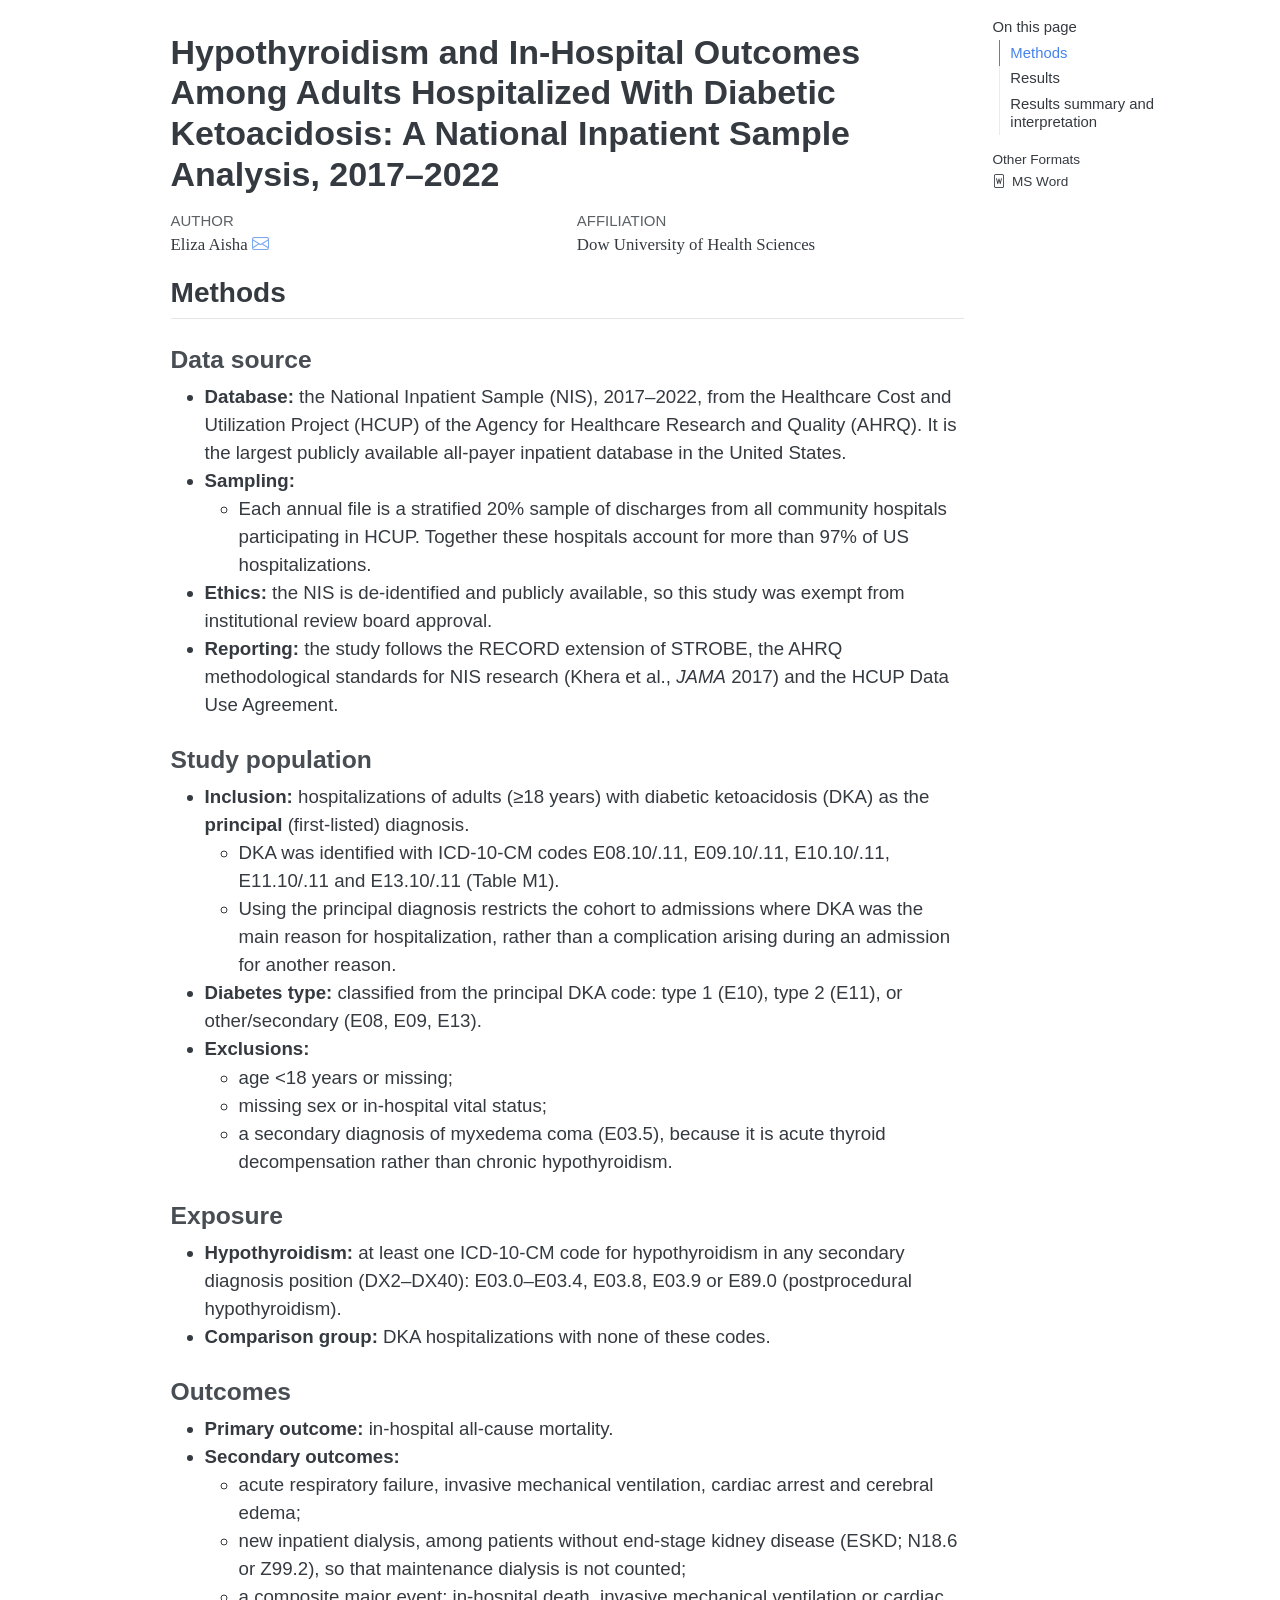
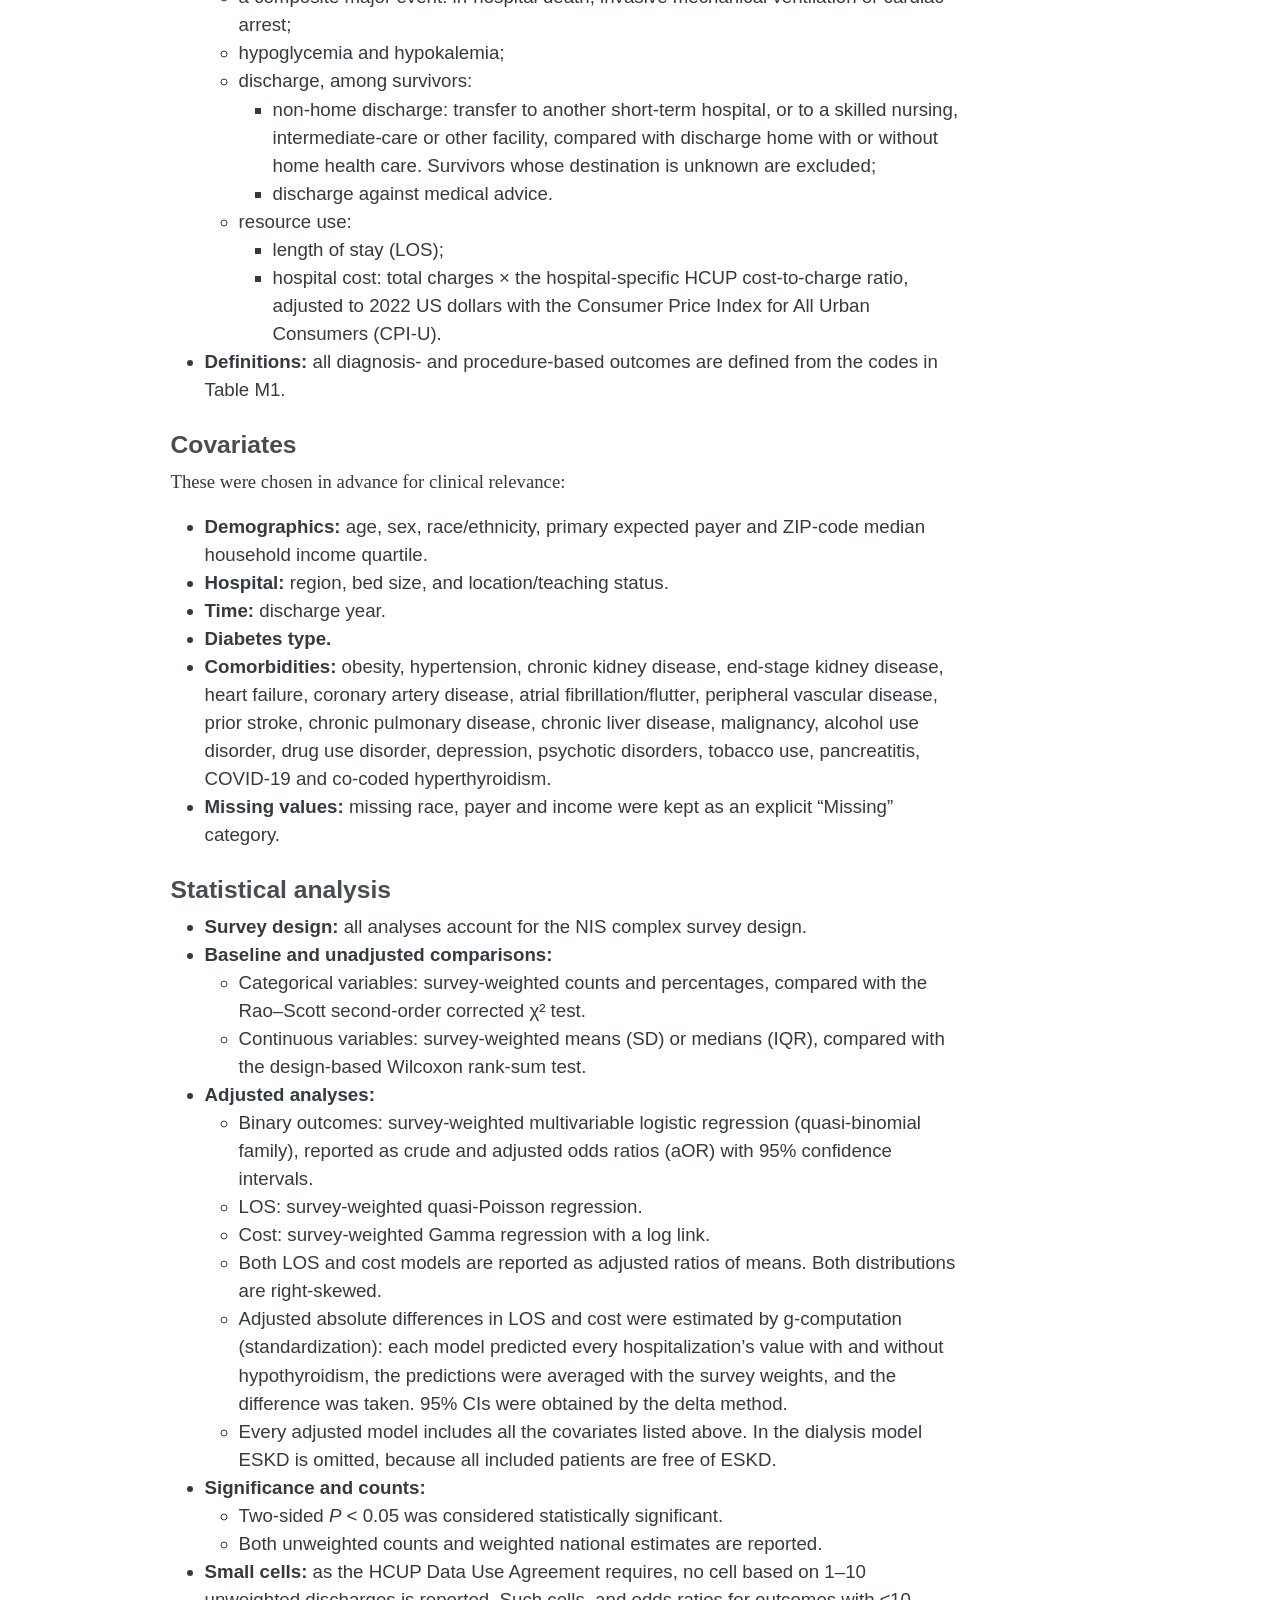
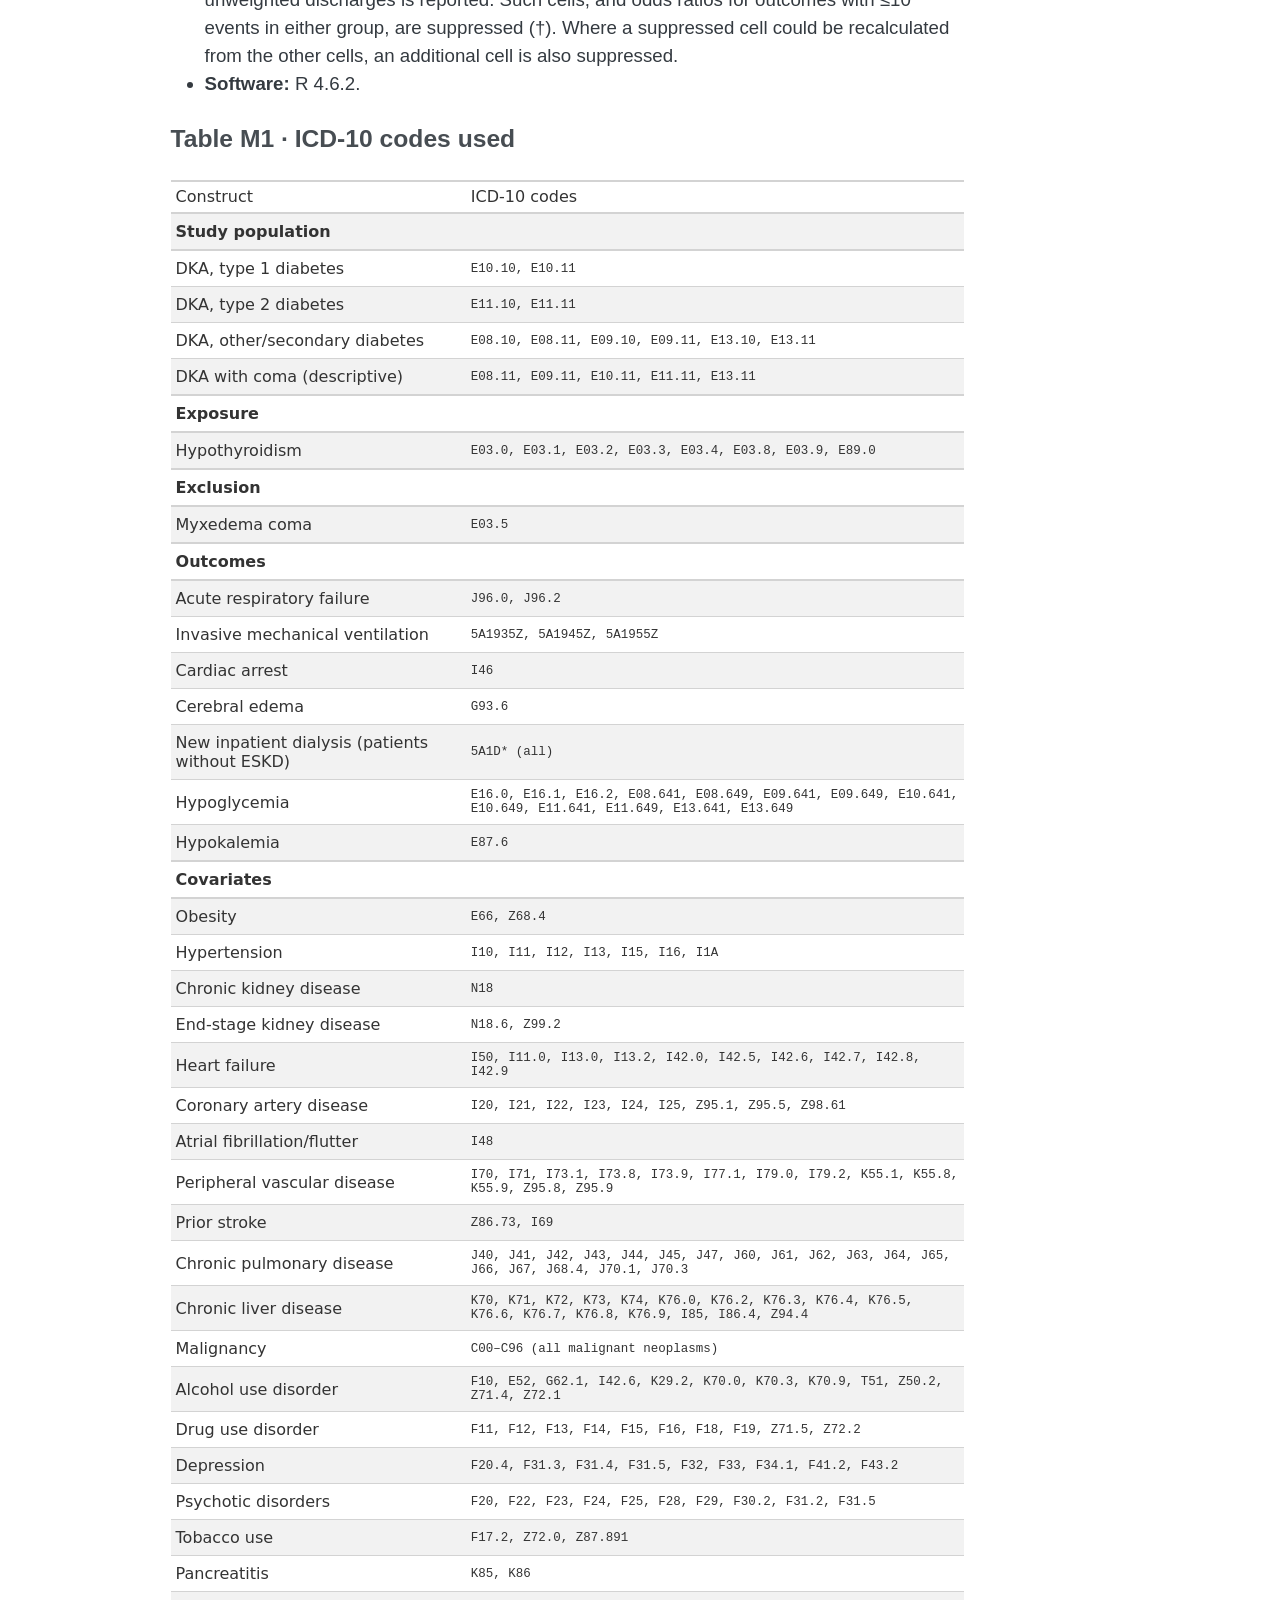
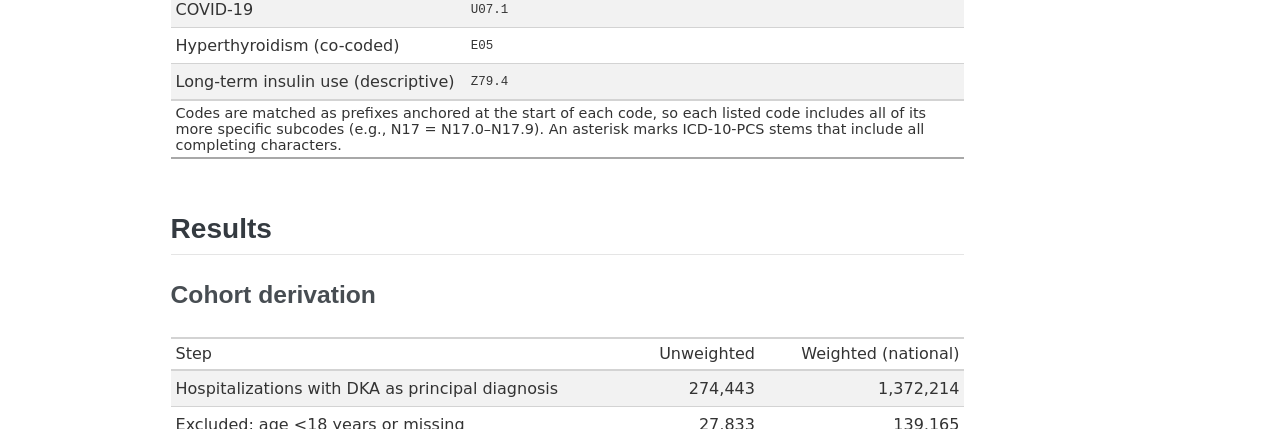
<file: docs/index.html>
<html xmlns="http://www.w3.org/1999/xhtml">    
  <head>      
    <title>Redirect to quarto/index.html</title>      
    <meta http-equiv="refresh" content="0;URL='quarto/index.html'" />    
  </head>    
  <body> 
  </body>  
</html>
</file>
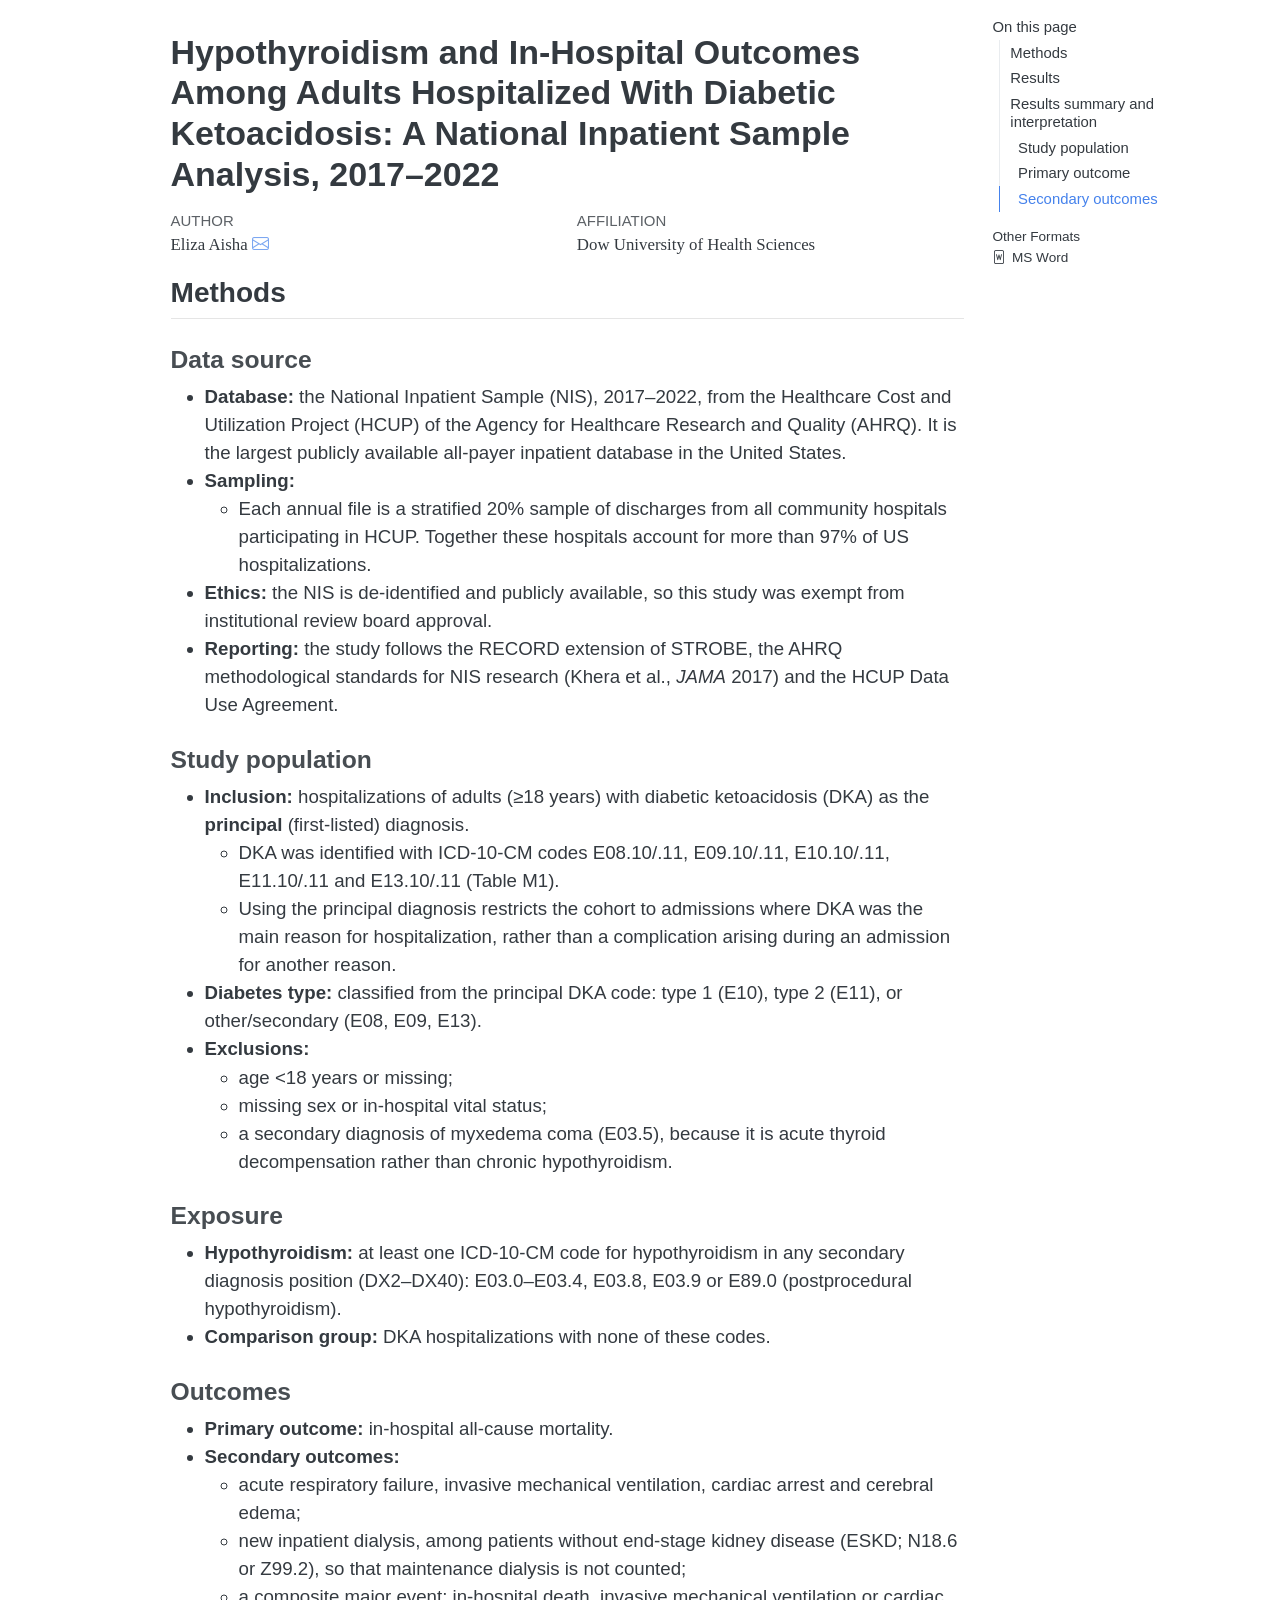
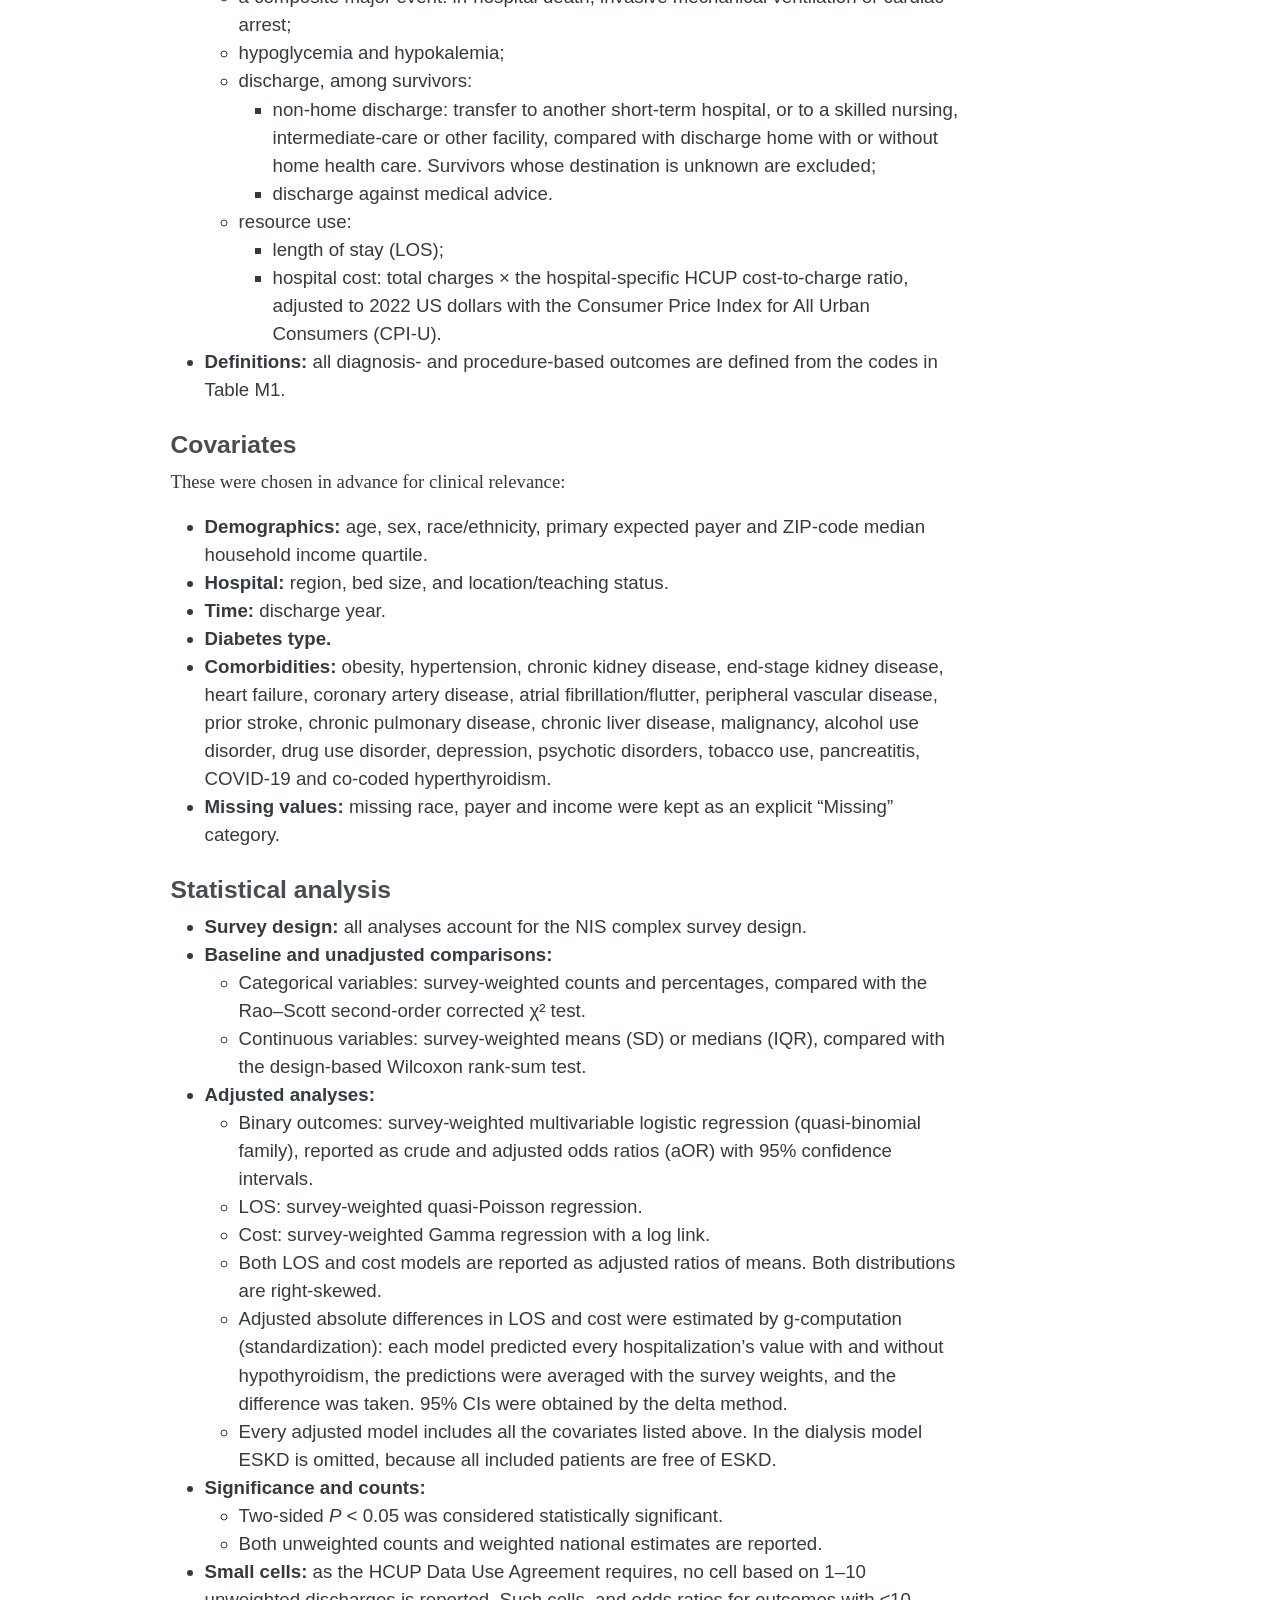
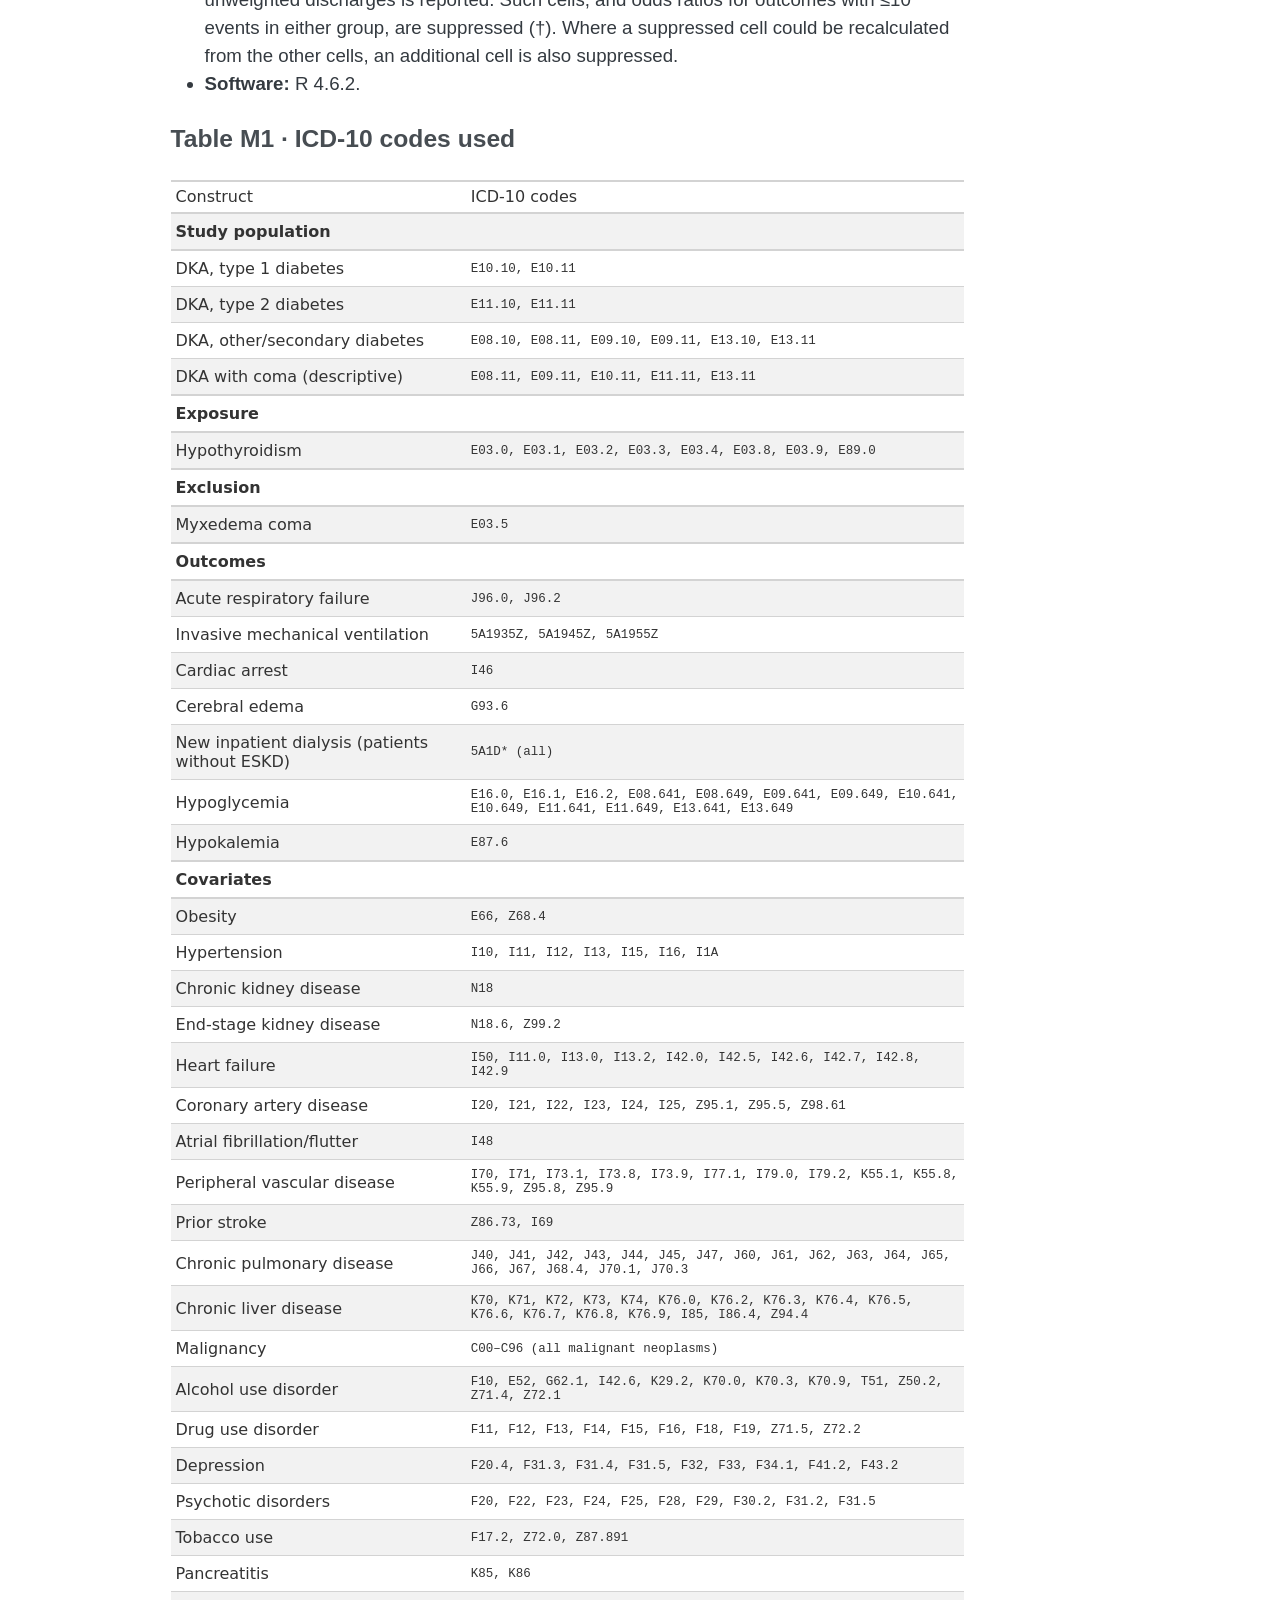
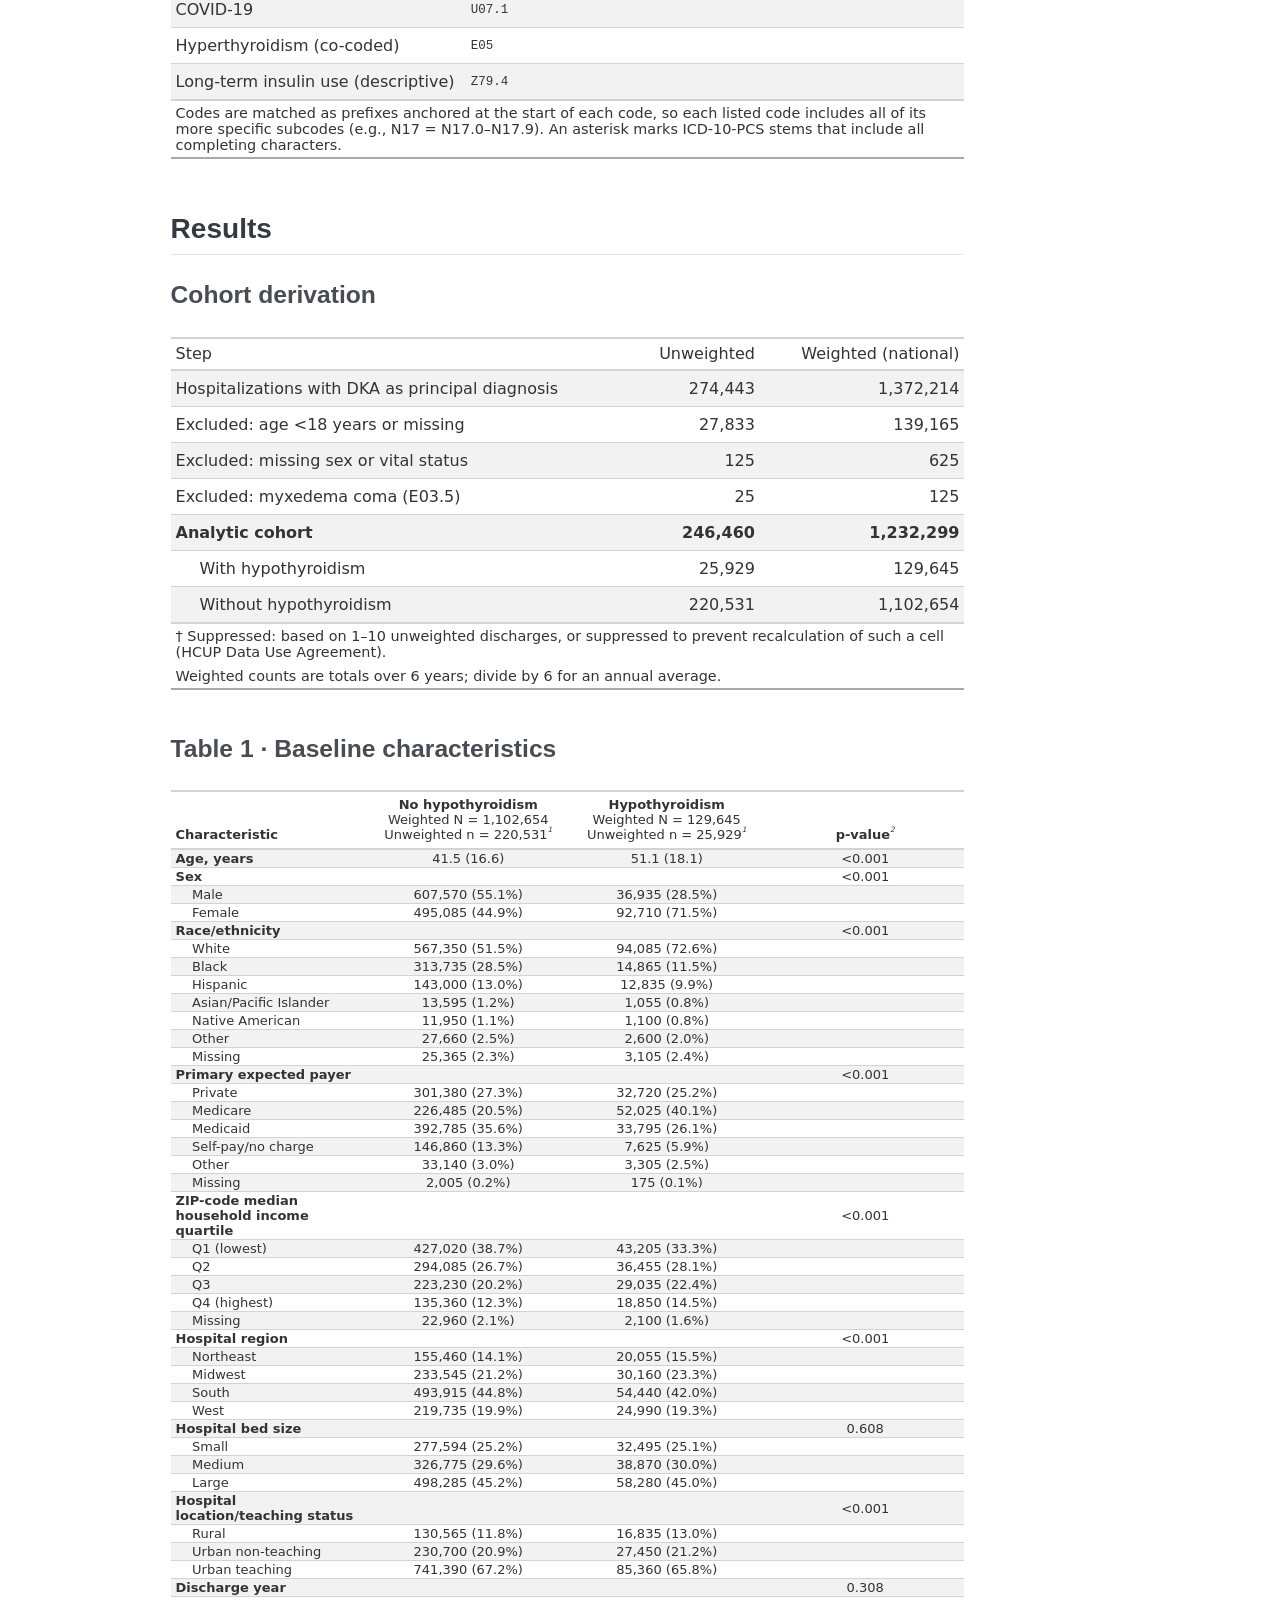
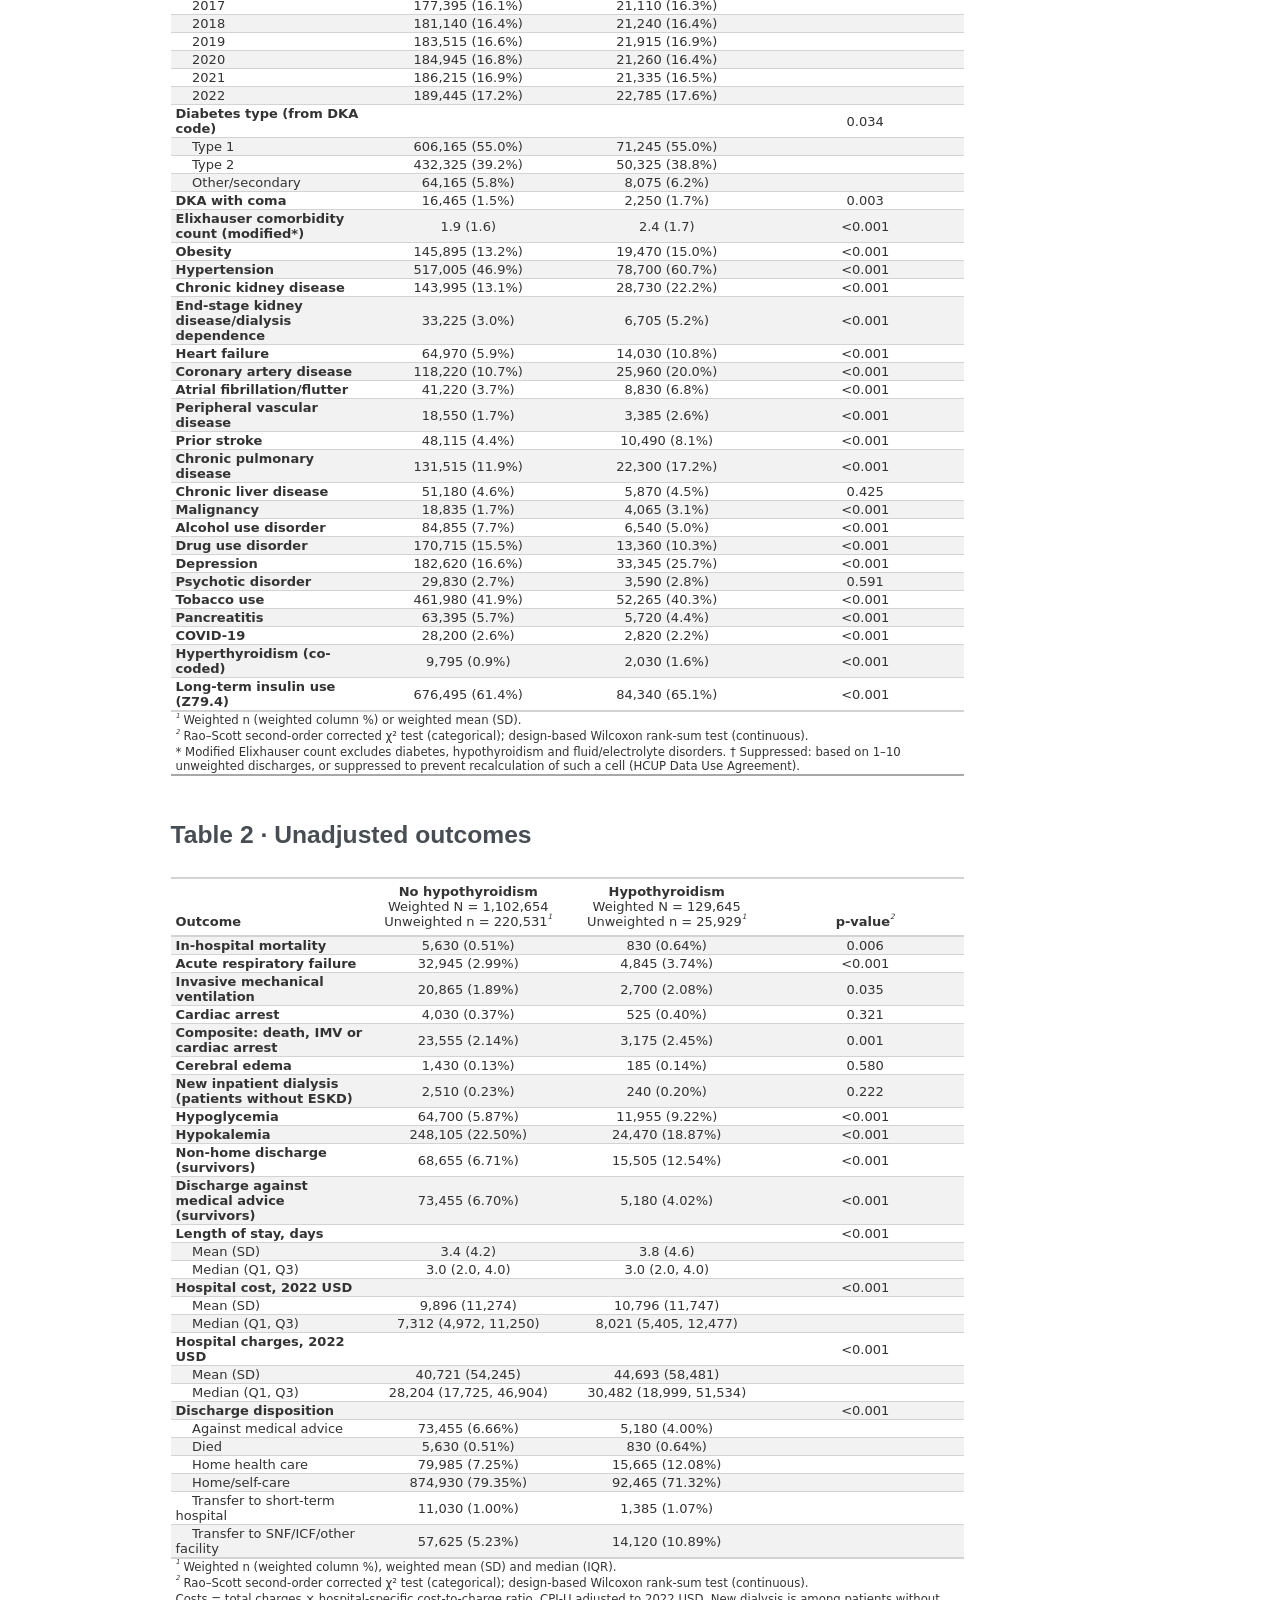
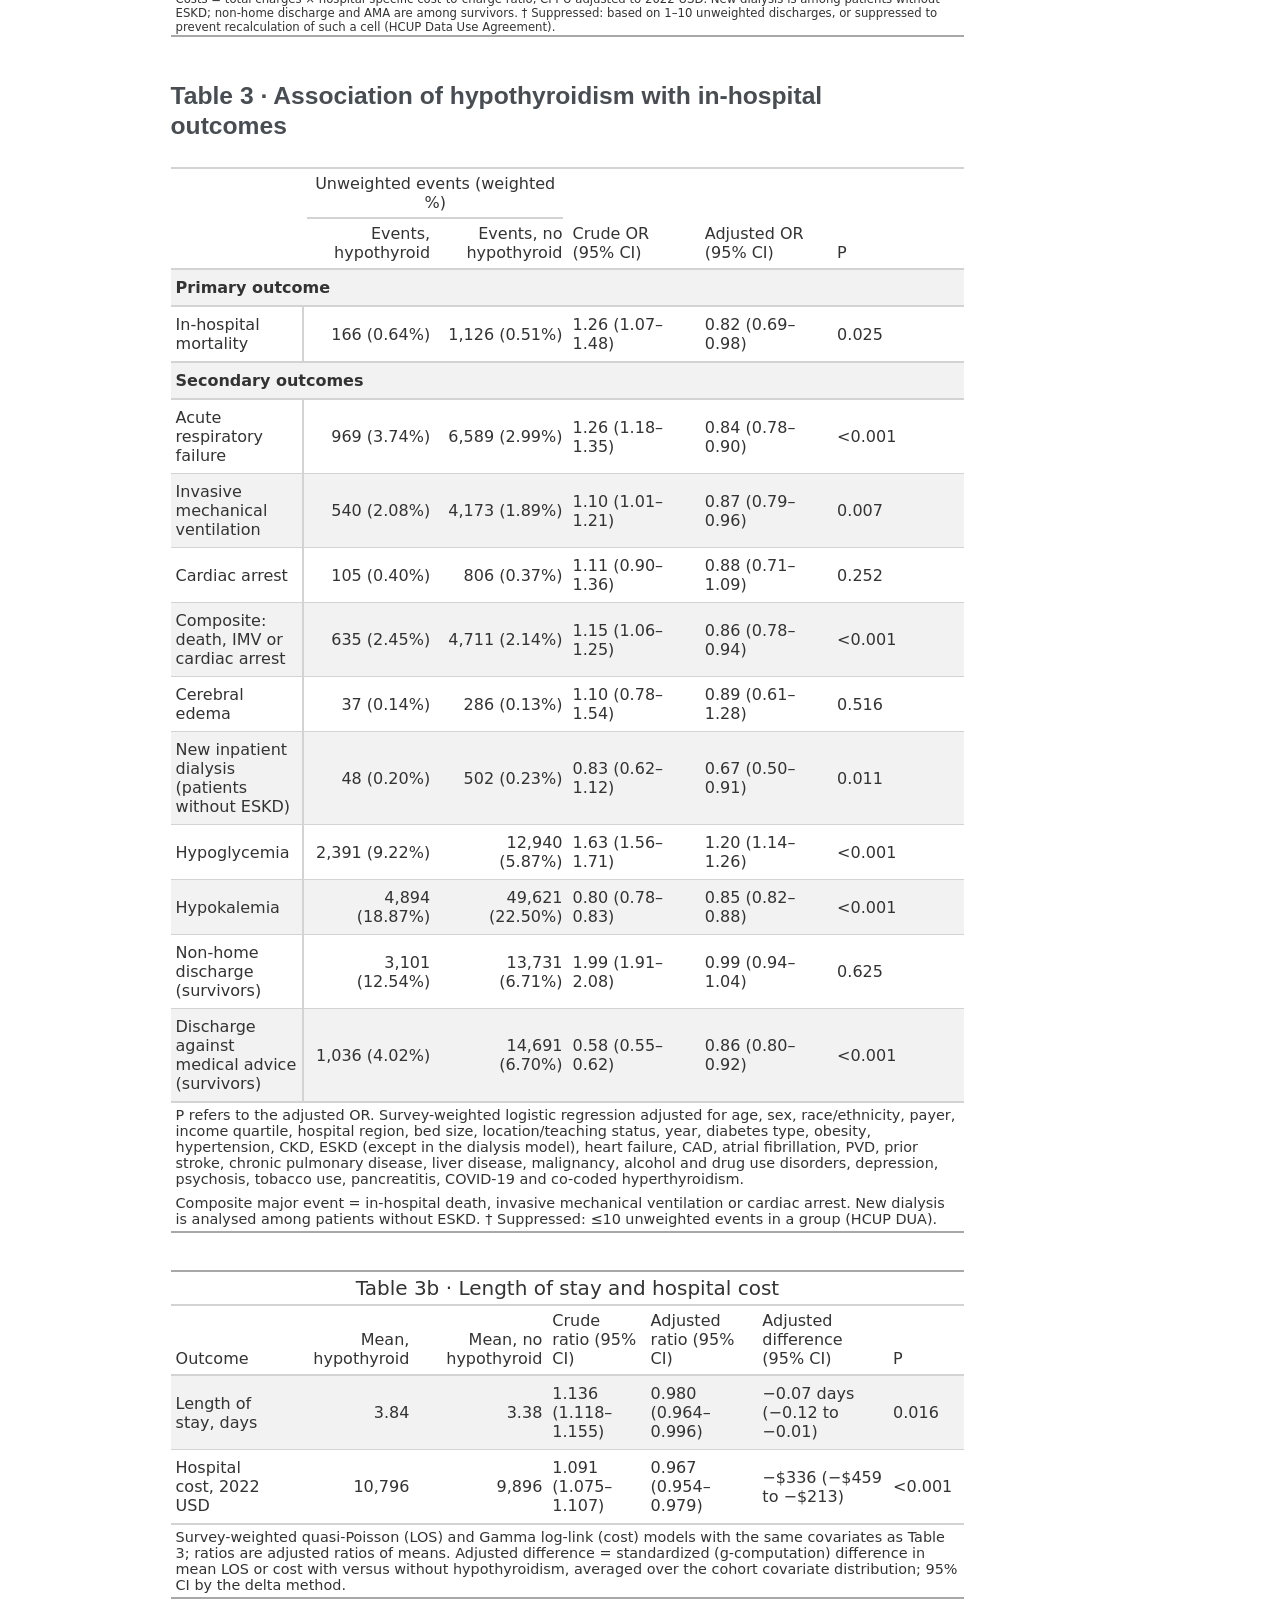
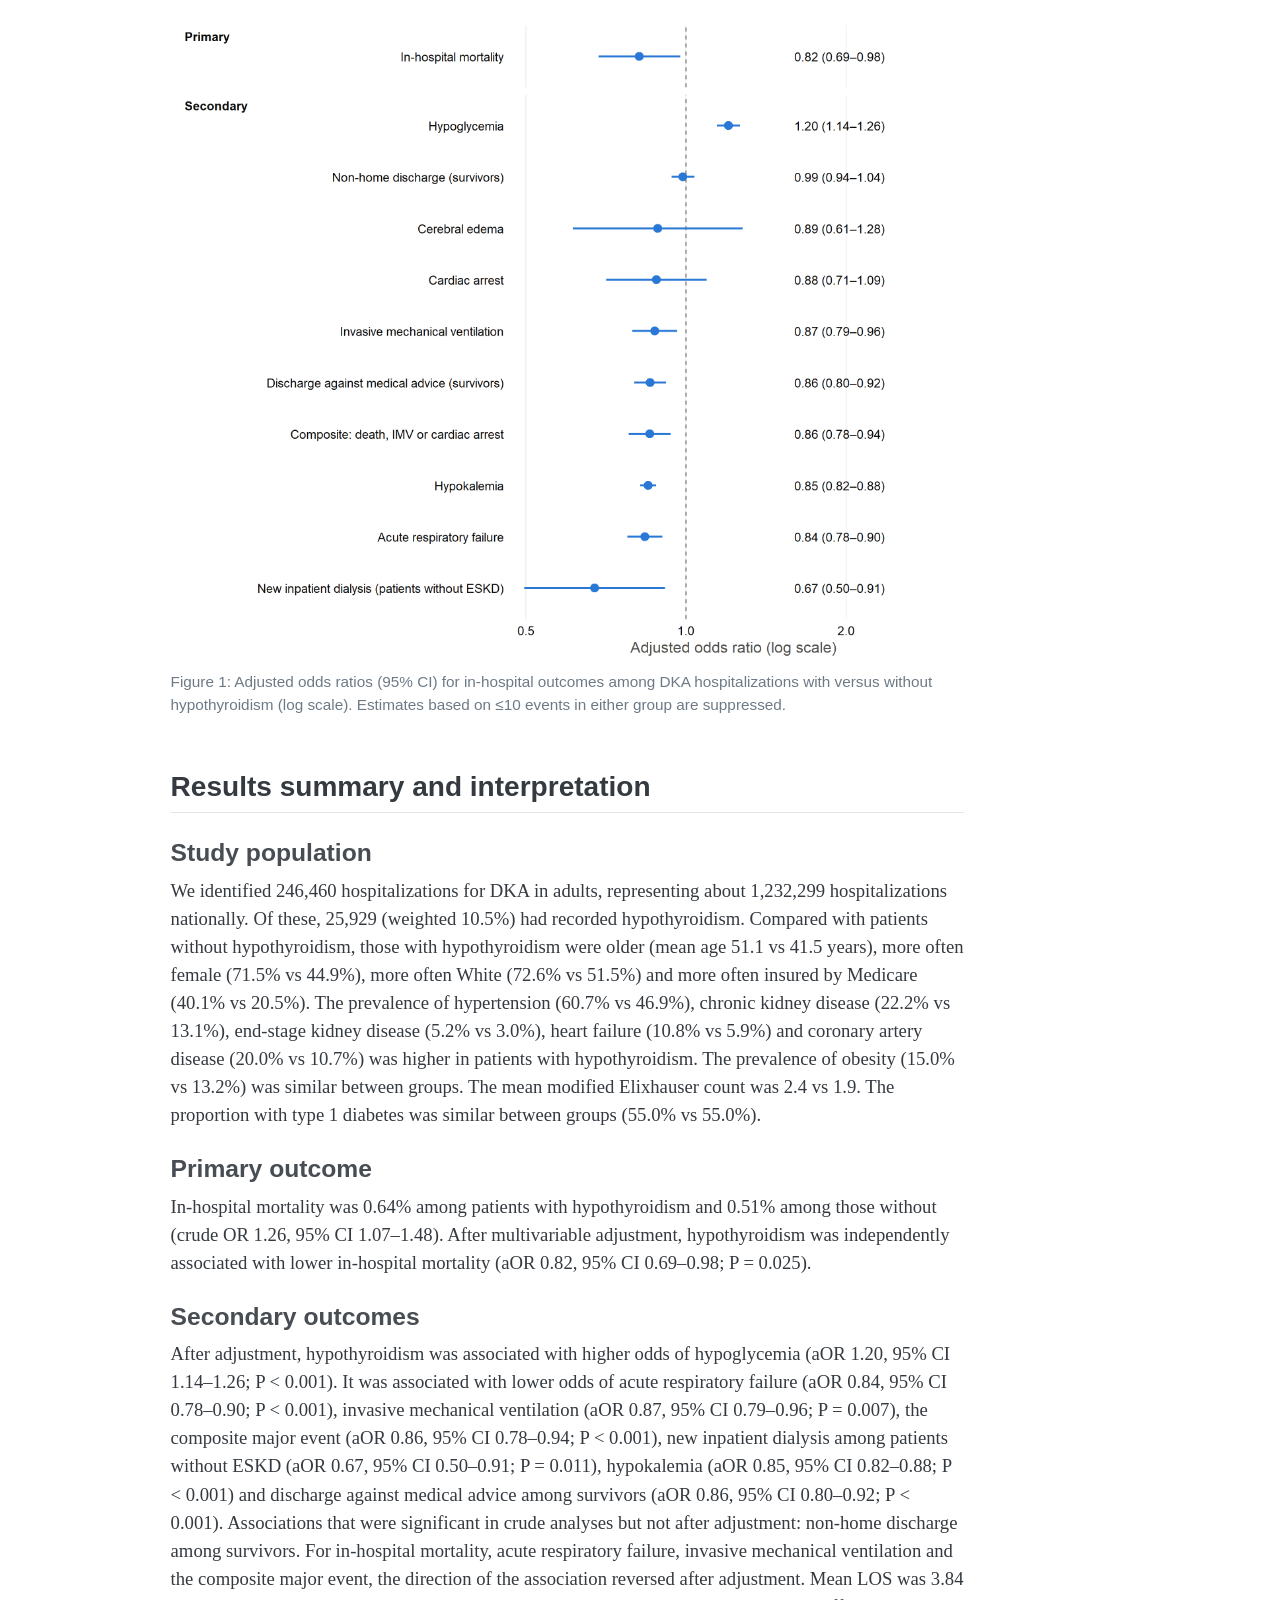
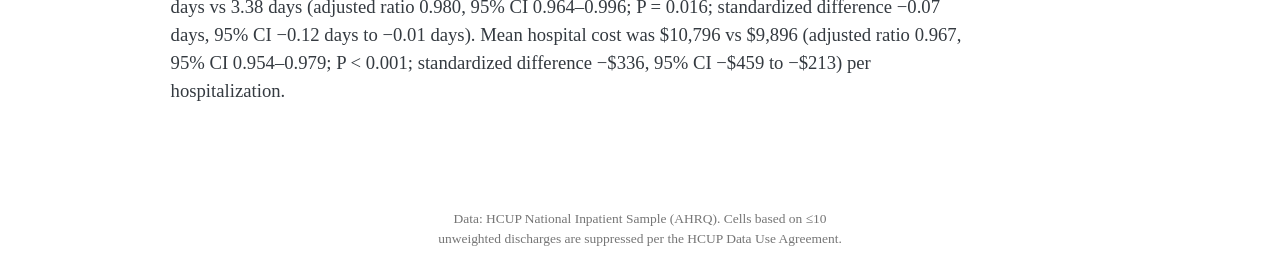
<file: docs/quarto/index.html>
<!DOCTYPE html>
<html xmlns="http://www.w3.org/1999/xhtml" lang="en" xml:lang="en"><head>

<meta charset="utf-8">
<meta name="generator" content="quarto-1.11.9">

<meta name="viewport" content="width=device-width, initial-scale=1.0, user-scalable=yes">

<meta name="author" content="Eliza Aisha">

<title>Hypothyroidism and In-Hospital Outcomes Among Adults Hospitalized With Diabetic Ketoacidosis: A National Inpatient Sample Analysis, 2017–2022 – NIS6_IM</title>
<style>
/* Default styles provided by pandoc.
** See https://pandoc.org/MANUAL.html#variables-for-html for config info.
*/
span.smallcaps{font-variant: small-caps;}
div.columns{display: flex; gap: 1.5em;}
div.column{flex: auto;}
@media screen {
div.columns{gap: min(4vw, 1.5em);}
div.column{overflow-x: auto;}
}
div.hanging-indent{margin-left: 1.5em; text-indent: -1.5em;}
ul.task-list{list-style: none;}
ul.task-list li input[type="checkbox"] {
  width: 0.8em;
  margin: 0 0.8em 0.2em -1em; /* quarto-specific, see https://github.com/quarto-dev/quarto-cli/issues/4556 */ 
  vertical-align: middle;
}
</style>


<script src="../site_libs/quarto-nav/quarto-nav.js"></script>
<script src="../site_libs/clipboard/clipboard.min.js"></script>
<script src="../site_libs/quarto-search/autocomplete.umd.js"></script>
<script src="../site_libs/quarto-search/fuse.min.js"></script>
<script src="../site_libs/quarto-search/quarto-search.js"></script>
<meta name="quarto:offset" content="../">
<script src="../site_libs/quarto-html/quarto.js" type="module"></script>
<script src="../site_libs/quarto-html/tabsets/tabsets.js" type="module"></script>
<script src="../site_libs/quarto-html/scrollable-regions/scrollable-regions.js" type="module"></script>
<script src="../site_libs/quarto-html/popper.min.js"></script>
<script src="../site_libs/quarto-html/tippy.umd.min.js"></script>
<script src="../site_libs/quarto-html/anchor.min.js"></script>
<link href="../site_libs/quarto-html/tippy.css" rel="stylesheet">
<link href="../site_libs/quarto-html/quarto-syntax-highlighting-63b5708e65d6cd79cd7618c58d0c21e7.css" rel="stylesheet" id="quarto-text-highlighting-styles">
<script src="../site_libs/bootstrap/bootstrap.min.js"></script>
<link href="../site_libs/bootstrap/bootstrap-icons.css" rel="stylesheet">
<link href="../site_libs/bootstrap/bootstrap-6008dc061c56f9484ce125b85ea08c8f.min.css" rel="stylesheet" append-hash="true" id="quarto-bootstrap" data-mode="light">
<script id="quarto-search-options" type="application/json">{
  "location": "sidebar",
  "copy-button": false,
  "collapse-after": 3,
  "panel-placement": "start",
  "type": "textbox",
  "limit": 50,
  "keyboard-shortcut": [
    "f",
    "/",
    "s"
  ],
  "show-item-context": false,
  "language": {
    "search-no-results-text": "No results",
    "search-matching-documents-text": "matching documents",
    "search-copy-link-title": "Copy link to search",
    "search-hide-matches-text": "Hide additional matches",
    "search-more-match-text": "more match in this document",
    "search-more-matches-text": "more matches in this document",
    "search-clear-button-title": "Clear",
    "search-text-placeholder": "",
    "search-detached-cancel-button-title": "Cancel",
    "search-submit-button-title": "Submit",
    "search-label": "Search"
  }
}</script>


<link rel="stylesheet" href="../styles.css">
</head>

<body class="quarto-light"><a id="quarto-skip-link" class="visually-hidden-focusable" href="#quarto-document-content">Skip to main content</a>

<div id="quarto-search-results"></div>
<!-- content -->
<div id="quarto-content" class="quarto-container page-columns page-rows-contents page-layout-article">
<!-- sidebar -->
<!-- margin-sidebar -->
    <div id="quarto-margin-sidebar" class="sidebar margin-sidebar">
        <nav id="TOC" role="doc-toc" aria-labelledby="toc-title" class="toc-active">
    <h2 id="toc-title">On this page</h2>
   
  <ul>
  <li><a href="#methods" id="toc-methods" class="nav-link active" data-scroll-target="#methods">Methods</a>
  <ul class="collapse">
  <li><a href="#data-source" id="toc-data-source" class="nav-link" data-scroll-target="#data-source">Data source</a></li>
  <li><a href="#study-population" id="toc-study-population" class="nav-link" data-scroll-target="#study-population">Study population</a></li>
  <li><a href="#exposure" id="toc-exposure" class="nav-link" data-scroll-target="#exposure">Exposure</a></li>
  <li><a href="#outcomes" id="toc-outcomes" class="nav-link" data-scroll-target="#outcomes">Outcomes</a></li>
  <li><a href="#covariates" id="toc-covariates" class="nav-link" data-scroll-target="#covariates">Covariates</a></li>
  <li><a href="#statistical-analysis" id="toc-statistical-analysis" class="nav-link" data-scroll-target="#statistical-analysis">Statistical analysis</a></li>
  <li><a href="#table-m1-icd-10-codes-used" id="toc-table-m1-icd-10-codes-used" class="nav-link" data-scroll-target="#table-m1-icd-10-codes-used">Table M1 · ICD-10 codes used</a></li>
  </ul></li>
  <li><a href="#results" id="toc-results" class="nav-link" data-scroll-target="#results">Results</a>
  <ul class="collapse">
  <li><a href="#cohort-derivation" id="toc-cohort-derivation" class="nav-link" data-scroll-target="#cohort-derivation">Cohort derivation</a></li>
  <li><a href="#table-1-baseline-characteristics" id="toc-table-1-baseline-characteristics" class="nav-link" data-scroll-target="#table-1-baseline-characteristics">Table 1 · Baseline characteristics</a></li>
  <li><a href="#table-2-unadjusted-outcomes" id="toc-table-2-unadjusted-outcomes" class="nav-link" data-scroll-target="#table-2-unadjusted-outcomes">Table 2 · Unadjusted outcomes</a></li>
  <li><a href="#table-3-association-of-hypothyroidism-with-in-hospital-outcomes" id="toc-table-3-association-of-hypothyroidism-with-in-hospital-outcomes" class="nav-link" data-scroll-target="#table-3-association-of-hypothyroidism-with-in-hospital-outcomes">Table 3 · Association of hypothyroidism with in-hospital outcomes</a></li>
  </ul></li>
  <li><a href="#results-summary-and-interpretation" id="toc-results-summary-and-interpretation" class="nav-link" data-scroll-target="#results-summary-and-interpretation">Results summary and interpretation</a>
  <ul class="collapse">
  <li><a href="#study-population-1" id="toc-study-population-1" class="nav-link" data-scroll-target="#study-population-1">Study population</a></li>
  <li><a href="#primary-outcome" id="toc-primary-outcome" class="nav-link" data-scroll-target="#primary-outcome">Primary outcome</a></li>
  <li><a href="#secondary-outcomes" id="toc-secondary-outcomes" class="nav-link" data-scroll-target="#secondary-outcomes">Secondary outcomes</a></li>
  </ul></li>
  </ul>
<div class="quarto-alternate-formats"><h2>Other Formats</h2><ul><li><a href="index.docx"><i class="bi bi-file-word"></i>MS Word</a></li></ul></div></nav>
    </div>
<!-- main -->
<main class="content" id="quarto-document-content" tabindex="-1">

<header id="title-block-header" class="quarto-title-block default">
<div class="quarto-title">
<h1 class="title">Hypothyroidism and In-Hospital Outcomes Among Adults Hospitalized With Diabetic Ketoacidosis: A National Inpatient Sample Analysis, 2017–2022</h1>
</div>


<div class="quarto-title-meta-author">
  <div class="quarto-title-meta-heading">Author</div>
  <div class="quarto-title-meta-heading">Affiliation</div>
  
    <div class="quarto-title-meta-contents">
    <p class="author">Eliza Aisha <a href="mailto:elizaaisha1@gmail.com" class="quarto-title-author-email"><i class="bi bi-envelope"></i></a> </p>
  </div>
  <div class="quarto-title-meta-contents">
        <p class="affiliation">
            Dow University of Health Sciences
          </p>
      </div>
  </div>

<div class="quarto-title-meta">

      
  
    
  </div>
  


</header>


<section id="methods" class="level2">
<h2 class="anchored" data-anchor-id="methods">Methods</h2>
<section id="data-source" class="level3">
<h3 class="anchored" data-anchor-id="data-source">Data source</h3>
<ul>
<li><strong>Database:</strong> the National Inpatient Sample (NIS), 2017–2022, from the Healthcare Cost and Utilization Project (HCUP) of the Agency for Healthcare Research and Quality (AHRQ). It is the largest publicly available all-payer inpatient database in the United States.</li>
<li><strong>Sampling:</strong>
<ul>
<li>Each annual file is a stratified 20% sample of discharges from all community hospitals participating in HCUP. Together these hospitals account for more than 97% of US hospitalizations.</li>
</ul></li>
<li><strong>Ethics:</strong> the NIS is de-identified and publicly available, so this study was exempt from institutional review board approval.</li>
<li><strong>Reporting:</strong> the study follows the RECORD extension of STROBE, the AHRQ methodological standards for NIS research (Khera et al., <em>JAMA</em> 2017) and the HCUP Data Use Agreement.</li>
</ul>
</section>
<section id="study-population" class="level3">
<h3 class="anchored" data-anchor-id="study-population">Study population</h3>
<ul>
<li><strong>Inclusion:</strong> hospitalizations of adults (≥18 years) with diabetic ketoacidosis (DKA) as the <strong>principal</strong> (first-listed) diagnosis.
<ul>
<li>DKA was identified with ICD-10-CM codes E08.10/.11, E09.10/.11, E10.10/.11, E11.10/.11 and E13.10/.11 (Table M1).</li>
<li>Using the principal diagnosis restricts the cohort to admissions where DKA was the main reason for hospitalization, rather than a complication arising during an admission for another reason.</li>
</ul></li>
<li><strong>Diabetes type:</strong> classified from the principal DKA code: type 1 (E10), type 2 (E11), or other/secondary (E08, E09, E13).</li>
<li><strong>Exclusions:</strong>
<ul>
<li>age &lt;18 years or missing;</li>
<li>missing sex or in-hospital vital status;</li>
<li>a secondary diagnosis of myxedema coma (E03.5), because it is acute thyroid decompensation rather than chronic hypothyroidism.</li>
</ul></li>
</ul>
</section>
<section id="exposure" class="level3">
<h3 class="anchored" data-anchor-id="exposure">Exposure</h3>
<ul>
<li><strong>Hypothyroidism:</strong> at least one ICD-10-CM code for hypothyroidism in any secondary diagnosis position (DX2–DX40): E03.0–E03.4, E03.8, E03.9 or E89.0 (postprocedural hypothyroidism).</li>
<li><strong>Comparison group:</strong> DKA hospitalizations with none of these codes.</li>
</ul>
</section>
<section id="outcomes" class="level3">
<h3 class="anchored" data-anchor-id="outcomes">Outcomes</h3>
<ul>
<li><strong>Primary outcome:</strong> in-hospital all-cause mortality.</li>
<li><strong>Secondary outcomes:</strong>
<ul>
<li>acute respiratory failure, invasive mechanical ventilation, cardiac arrest and cerebral edema;</li>
<li>new inpatient dialysis, among patients without end-stage kidney disease (ESKD; N18.6 or Z99.2), so that maintenance dialysis is not counted;</li>
<li>a composite major event: in-hospital death, invasive mechanical ventilation or cardiac arrest;</li>
<li>hypoglycemia and hypokalemia;</li>
<li>discharge, among survivors:
<ul>
<li>non-home discharge: transfer to another short-term hospital, or to a skilled nursing, intermediate-care or other facility, compared with discharge home with or without home health care. Survivors whose destination is unknown are excluded;</li>
<li>discharge against medical advice.</li>
</ul></li>
<li>resource use:
<ul>
<li>length of stay (LOS);</li>
<li>hospital cost: total charges × the hospital-specific HCUP cost-to-charge ratio, adjusted to 2022 US dollars with the Consumer Price Index for All Urban Consumers (CPI-U).</li>
</ul></li>
</ul></li>
<li><strong>Definitions:</strong> all diagnosis- and procedure-based outcomes are defined from the codes in Table M1.</li>
</ul>
</section>
<section id="covariates" class="level3">
<h3 class="anchored" data-anchor-id="covariates">Covariates</h3>
<p>These were chosen in advance for clinical relevance:</p>
<ul>
<li><strong>Demographics:</strong> age, sex, race/ethnicity, primary expected payer and ZIP-code median household income quartile.</li>
<li><strong>Hospital:</strong> region, bed size, and location/teaching status.</li>
<li><strong>Time:</strong> discharge year.</li>
<li><strong>Diabetes type.</strong></li>
<li><strong>Comorbidities:</strong> obesity, hypertension, chronic kidney disease, end-stage kidney disease, heart failure, coronary artery disease, atrial fibrillation/flutter, peripheral vascular disease, prior stroke, chronic pulmonary disease, chronic liver disease, malignancy, alcohol use disorder, drug use disorder, depression, psychotic disorders, tobacco use, pancreatitis, COVID-19 and co-coded hyperthyroidism.</li>
<li><strong>Missing values:</strong> missing race, payer and income were kept as an explicit “Missing” category.</li>
</ul>
</section>
<section id="statistical-analysis" class="level3">
<h3 class="anchored" data-anchor-id="statistical-analysis">Statistical analysis</h3>
<ul>
<li><strong>Survey design:</strong> all analyses account for the NIS complex survey design.</li>
<li><strong>Baseline and unadjusted comparisons:</strong>
<ul>
<li>Categorical variables: survey-weighted counts and percentages, compared with the Rao–Scott second-order corrected χ² test.</li>
<li>Continuous variables: survey-weighted means (SD) or medians (IQR), compared with the design-based Wilcoxon rank-sum test.</li>
</ul></li>
<li><strong>Adjusted analyses:</strong>
<ul>
<li>Binary outcomes: survey-weighted multivariable logistic regression (quasi-binomial family), reported as crude and adjusted odds ratios (aOR) with 95% confidence intervals.</li>
<li>LOS: survey-weighted quasi-Poisson regression.</li>
<li>Cost: survey-weighted Gamma regression with a log link.</li>
<li>Both LOS and cost models are reported as adjusted ratios of means. Both distributions are right-skewed.</li>
<li>Adjusted absolute differences in LOS and cost were estimated by g-computation (standardization): each model predicted every hospitalization’s value with and without hypothyroidism, the predictions were averaged with the survey weights, and the difference was taken. 95% CIs were obtained by the delta method.</li>
<li>Every adjusted model includes all the covariates listed above. In the dialysis model ESKD is omitted, because all included patients are free of ESKD.</li>
</ul></li>
<li><strong>Significance and counts:</strong>
<ul>
<li>Two-sided <em>P</em> &lt; 0.05 was considered statistically significant.</li>
<li>Both unweighted counts and weighted national estimates are reported.</li>
</ul></li>
<li><strong>Small cells:</strong> as the HCUP Data Use Agreement requires, no cell based on 1–10 unweighted discharges is reported. Such cells, and odds ratios for outcomes with ≤10 events in either group, are suppressed (†). Where a suppressed cell could be recalculated from the other cells, an additional cell is also suppressed.</li>
<li><strong>Software:</strong> R 4.6.2.</li>
</ul>
</section>
<section id="table-m1-icd-10-codes-used" class="level3">
<h3 class="anchored" data-anchor-id="table-m1-icd-10-codes-used">Table M1 · ICD-10 codes used</h3>
<div class="cell">
<div class="cell-output-display">
<div id="qwltugsbii" style="padding-left:0px;padding-right:0px;padding-top:10px;padding-bottom:10px;overflow-x:auto;overflow-y:auto;width:auto;height:auto;">
<style>#qwltugsbii table {
  font-family: system-ui, 'Segoe UI', Roboto, Helvetica, Arial, sans-serif, 'Apple Color Emoji', 'Segoe UI Emoji', 'Segoe UI Symbol', 'Noto Color Emoji';
  -webkit-font-smoothing: antialiased;
  -moz-osx-font-smoothing: grayscale;
}

#qwltugsbii thead, #qwltugsbii tbody, #qwltugsbii tfoot, #qwltugsbii tr, #qwltugsbii td, #qwltugsbii th {
  border-style: none;
}

#qwltugsbii p {
  margin: 0;
  padding: 0;
}

#qwltugsbii .gt_table {
  display: table;
  border-collapse: collapse;
  line-height: normal;
  margin-left: auto;
  margin-right: auto;
  color: #333333;
  font-size: 16px;
  font-weight: normal;
  font-style: normal;
  background-color: #FFFFFF;
  width: auto;
  border-top-style: solid;
  border-top-width: 2px;
  border-top-color: #A8A8A8;
  border-right-style: none;
  border-right-width: 2px;
  border-right-color: #D3D3D3;
  border-bottom-style: solid;
  border-bottom-width: 2px;
  border-bottom-color: #A8A8A8;
  border-left-style: none;
  border-left-width: 2px;
  border-left-color: #D3D3D3;
}

#qwltugsbii .gt_caption {
  padding-top: 4px;
  padding-bottom: 4px;
}

#qwltugsbii .gt_title {
  color: #333333;
  font-size: 125%;
  font-weight: initial;
  padding-top: 4px;
  padding-bottom: 4px;
  padding-left: 5px;
  padding-right: 5px;
  border-bottom-color: #FFFFFF;
  border-bottom-width: 0;
}

#qwltugsbii .gt_subtitle {
  color: #333333;
  font-size: 85%;
  font-weight: initial;
  padding-top: 3px;
  padding-bottom: 5px;
  padding-left: 5px;
  padding-right: 5px;
  border-top-color: #FFFFFF;
  border-top-width: 0;
}

#qwltugsbii .gt_heading {
  background-color: #FFFFFF;
  text-align: center;
  border-bottom-color: #FFFFFF;
  border-left-style: none;
  border-left-width: 1px;
  border-left-color: #D3D3D3;
  border-right-style: none;
  border-right-width: 1px;
  border-right-color: #D3D3D3;
}

#qwltugsbii .gt_bottom_border {
  border-bottom-style: solid;
  border-bottom-width: 2px;
  border-bottom-color: #D3D3D3;
}

#qwltugsbii .gt_col_headings {
  border-top-style: solid;
  border-top-width: 2px;
  border-top-color: #D3D3D3;
  border-bottom-style: solid;
  border-bottom-width: 2px;
  border-bottom-color: #D3D3D3;
  border-left-style: none;
  border-left-width: 1px;
  border-left-color: #D3D3D3;
  border-right-style: none;
  border-right-width: 1px;
  border-right-color: #D3D3D3;
}

#qwltugsbii .gt_col_heading {
  color: #333333;
  background-color: #FFFFFF;
  font-size: 100%;
  font-weight: normal;
  text-transform: inherit;
  border-left-style: none;
  border-left-width: 1px;
  border-left-color: #D3D3D3;
  border-right-style: none;
  border-right-width: 1px;
  border-right-color: #D3D3D3;
  vertical-align: bottom;
  padding-top: 5px;
  padding-bottom: 6px;
  padding-left: 5px;
  padding-right: 5px;
  overflow-x: hidden;
}

#qwltugsbii .gt_column_spanner_outer {
  color: #333333;
  background-color: #FFFFFF;
  font-size: 100%;
  font-weight: normal;
  text-transform: inherit;
  padding-top: 0;
  padding-bottom: 0;
  padding-left: 4px;
  padding-right: 4px;
}

#qwltugsbii .gt_column_spanner_outer:first-child {
  padding-left: 0;
}

#qwltugsbii .gt_column_spanner_outer:last-child {
  padding-right: 0;
}

#qwltugsbii .gt_column_spanner {
  border-bottom-style: solid;
  border-bottom-width: 2px;
  border-bottom-color: #D3D3D3;
  vertical-align: bottom;
  padding-top: 5px;
  padding-bottom: 5px;
  overflow-x: hidden;
  display: inline-block;
  width: 100%;
}

#qwltugsbii .gt_spanner_row {
  border-bottom-style: hidden;
}

#qwltugsbii .gt_group_heading {
  padding-top: 8px;
  padding-bottom: 8px;
  padding-left: 5px;
  padding-right: 5px;
  color: #333333;
  background-color: #FFFFFF;
  font-size: 100%;
  font-weight: initial;
  text-transform: inherit;
  border-top-style: solid;
  border-top-width: 2px;
  border-top-color: #D3D3D3;
  border-bottom-style: solid;
  border-bottom-width: 2px;
  border-bottom-color: #D3D3D3;
  border-left-style: none;
  border-left-width: 1px;
  border-left-color: #D3D3D3;
  border-right-style: none;
  border-right-width: 1px;
  border-right-color: #D3D3D3;
  vertical-align: middle;
  text-align: left;
}

#qwltugsbii .gt_empty_group_heading {
  padding: 0.5px;
  color: #333333;
  background-color: #FFFFFF;
  font-size: 100%;
  font-weight: initial;
  border-top-style: solid;
  border-top-width: 2px;
  border-top-color: #D3D3D3;
  border-bottom-style: solid;
  border-bottom-width: 2px;
  border-bottom-color: #D3D3D3;
  vertical-align: middle;
}

#qwltugsbii .gt_from_md > :first-child {
  margin-top: 0;
}

#qwltugsbii .gt_from_md > :last-child {
  margin-bottom: 0;
}

#qwltugsbii .gt_row {
  padding-top: 8px;
  padding-bottom: 8px;
  padding-left: 5px;
  padding-right: 5px;
  margin: 10px;
  border-top-style: solid;
  border-top-width: 1px;
  border-top-color: #D3D3D3;
  border-left-style: none;
  border-left-width: 1px;
  border-left-color: #D3D3D3;
  border-right-style: none;
  border-right-width: 1px;
  border-right-color: #D3D3D3;
  vertical-align: middle;
  overflow-x: hidden;
}

#qwltugsbii .gt_stub {
  color: #333333;
  background-color: #FFFFFF;
  font-size: 100%;
  font-weight: initial;
  text-transform: inherit;
  border-right-style: solid;
  border-right-width: 2px;
  border-right-color: #D3D3D3;
  padding-left: 5px;
  padding-right: 5px;
}

#qwltugsbii .gt_stub_row_group {
  color: #333333;
  background-color: #FFFFFF;
  font-size: 100%;
  font-weight: initial;
  text-transform: inherit;
  border-right-style: solid;
  border-right-width: 2px;
  border-right-color: #D3D3D3;
  padding-left: 5px;
  padding-right: 5px;
  vertical-align: top;
}

#qwltugsbii .gt_row_group_first td {
  border-top-width: 2px;
}

#qwltugsbii .gt_row_group_first th {
  border-top-width: 2px;
}

#qwltugsbii .gt_summary_row {
  color: #333333;
  background-color: #FFFFFF;
  text-transform: inherit;
  padding-top: 8px;
  padding-bottom: 8px;
  padding-left: 5px;
  padding-right: 5px;
}

#qwltugsbii .gt_first_summary_row {
  border-top-style: solid;
  border-top-color: #D3D3D3;
}

#qwltugsbii .gt_first_summary_row.thick {
  border-top-width: 2px;
}

#qwltugsbii .gt_last_summary_row {
  padding-top: 8px;
  padding-bottom: 8px;
  padding-left: 5px;
  padding-right: 5px;
  border-bottom-style: solid;
  border-bottom-width: 2px;
  border-bottom-color: #D3D3D3;
}

#qwltugsbii .gt_grand_summary_row {
  color: #333333;
  background-color: #FFFFFF;
  text-transform: inherit;
  padding-top: 8px;
  padding-bottom: 8px;
  padding-left: 5px;
  padding-right: 5px;
}

#qwltugsbii .gt_first_grand_summary_row {
  padding-top: 8px;
  padding-bottom: 8px;
  padding-left: 5px;
  padding-right: 5px;
  border-top-style: double;
  border-top-width: 6px;
  border-top-color: #D3D3D3;
}

#qwltugsbii .gt_last_grand_summary_row_top {
  padding-top: 8px;
  padding-bottom: 8px;
  padding-left: 5px;
  padding-right: 5px;
  border-bottom-style: double;
  border-bottom-width: 6px;
  border-bottom-color: #D3D3D3;
}

#qwltugsbii .gt_striped {
  background-color: rgba(128, 128, 128, 0.05);
}

#qwltugsbii .gt_table_body {
  border-top-style: solid;
  border-top-width: 2px;
  border-top-color: #D3D3D3;
  border-bottom-style: solid;
  border-bottom-width: 2px;
  border-bottom-color: #D3D3D3;
}

#qwltugsbii .gt_footnotes {
  color: #333333;
  background-color: #FFFFFF;
  border-bottom-style: none;
  border-bottom-width: 2px;
  border-bottom-color: #D3D3D3;
  border-left-style: none;
  border-left-width: 2px;
  border-left-color: #D3D3D3;
  border-right-style: none;
  border-right-width: 2px;
  border-right-color: #D3D3D3;
}

#qwltugsbii .gt_footnote {
  margin: 0px;
  font-size: 90%;
  padding-top: 4px;
  padding-bottom: 4px;
  padding-left: 5px;
  padding-right: 5px;
}

#qwltugsbii .gt_sourcenotes {
  color: #333333;
  background-color: #FFFFFF;
  border-bottom-style: none;
  border-bottom-width: 2px;
  border-bottom-color: #D3D3D3;
  border-left-style: none;
  border-left-width: 2px;
  border-left-color: #D3D3D3;
  border-right-style: none;
  border-right-width: 2px;
  border-right-color: #D3D3D3;
}

#qwltugsbii .gt_sourcenote {
  font-size: 90%;
  padding-top: 4px;
  padding-bottom: 4px;
  padding-left: 5px;
  padding-right: 5px;
}

#qwltugsbii .gt_left {
  text-align: left;
}

#qwltugsbii .gt_center {
  text-align: center;
}

#qwltugsbii .gt_right {
  text-align: right;
  font-variant-numeric: tabular-nums;
}

#qwltugsbii .gt_font_normal {
  font-weight: normal;
}

#qwltugsbii .gt_font_bold {
  font-weight: bold;
}

#qwltugsbii .gt_font_italic {
  font-style: italic;
}

#qwltugsbii .gt_super {
  font-size: 65%;
}

#qwltugsbii .gt_footnote_marks {
  font-size: 75%;
  vertical-align: 0.4em;
  position: initial;
}

#qwltugsbii .gt_asterisk {
  font-size: 100%;
  vertical-align: 0;
}

#qwltugsbii .gt_indent_1 {
  text-indent: 5px;
}

#qwltugsbii .gt_indent_2 {
  text-indent: 10px;
}

#qwltugsbii .gt_indent_3 {
  text-indent: 15px;
}

#qwltugsbii .gt_indent_4 {
  text-indent: 20px;
}

#qwltugsbii .gt_indent_5 {
  text-indent: 25px;
}

#qwltugsbii .katex-display {
  display: inline-flex !important;
  margin-bottom: 0.75em !important;
}

#qwltugsbii div.Reactable > div.rt-table > div.rt-thead > div.rt-tr.rt-tr-group-header > div.rt-th-group:after {
  height: 0px !important;
}
</style>

<table class="gt_table caption-top table table-sm table-striped small" data-quarto-bootstrap="false">
<thead>
<tr class="gt_col_headings header">
<th id="Construct" class="gt_col_heading gt_columns_bottom_border gt_left" data-quarto-table-cell-role="th" scope="col">Construct</th>
<th id="ICD-10-codes" class="gt_col_heading gt_columns_bottom_border gt_left" data-quarto-table-cell-role="th" scope="col">ICD-10 codes</th>
</tr>
</thead>
<tbody class="gt_table_body">
<tr class="gt_group_heading_row odd">
<th colspan="2" id="Study-population" class="gt_group_heading" data-quarto-table-cell-role="th" style="font-weight: bold" scope="colgroup">Study population</th>
</tr>
<tr class="gt_row_group_first even">
<td class="gt_row gt_left" headers="Study-population  Construct">DKA, type 1 diabetes</td>
<td class="gt_row gt_left" headers="Study-population  ICD-10-codes" style="font-family: monospace; font-size: 12.5px">E10.10, E10.11</td>
</tr>
<tr class="odd">
<td class="gt_row gt_left" headers="Study-population  Construct">DKA, type 2 diabetes</td>
<td class="gt_row gt_left" headers="Study-population  ICD-10-codes" style="font-family: monospace; font-size: 12.5px">E11.10, E11.11</td>
</tr>
<tr class="even">
<td class="gt_row gt_left" headers="Study-population  Construct">DKA, other/secondary diabetes</td>
<td class="gt_row gt_left" headers="Study-population  ICD-10-codes" style="font-family: monospace; font-size: 12.5px">E08.10, E08.11, E09.10, E09.11, E13.10, E13.11</td>
</tr>
<tr class="odd">
<td class="gt_row gt_left" headers="Study-population  Construct">DKA with coma (descriptive)</td>
<td class="gt_row gt_left" headers="Study-population  ICD-10-codes" style="font-family: monospace; font-size: 12.5px">E08.11, E09.11, E10.11, E11.11, E13.11</td>
</tr>
<tr class="gt_group_heading_row even">
<th colspan="2" id="Exposure" class="gt_group_heading" data-quarto-table-cell-role="th" style="font-weight: bold" scope="colgroup">Exposure</th>
</tr>
<tr class="gt_row_group_first odd">
<td class="gt_row gt_left" headers="Exposure  Construct">Hypothyroidism</td>
<td class="gt_row gt_left" headers="Exposure  ICD-10-codes" style="font-family: monospace; font-size: 12.5px">E03.0, E03.1, E03.2, E03.3, E03.4, E03.8, E03.9, E89.0</td>
</tr>
<tr class="gt_group_heading_row even">
<th colspan="2" id="Exclusion" class="gt_group_heading" data-quarto-table-cell-role="th" style="font-weight: bold" scope="colgroup">Exclusion</th>
</tr>
<tr class="gt_row_group_first odd">
<td class="gt_row gt_left" headers="Exclusion  Construct">Myxedema coma</td>
<td class="gt_row gt_left" headers="Exclusion  ICD-10-codes" style="font-family: monospace; font-size: 12.5px">E03.5</td>
</tr>
<tr class="gt_group_heading_row even">
<th colspan="2" id="Outcomes" class="gt_group_heading" data-quarto-table-cell-role="th" style="font-weight: bold" scope="colgroup">Outcomes</th>
</tr>
<tr class="gt_row_group_first odd">
<td class="gt_row gt_left" headers="Outcomes  Construct">Acute respiratory failure</td>
<td class="gt_row gt_left" headers="Outcomes  ICD-10-codes" style="font-family: monospace; font-size: 12.5px">J96.0, J96.2</td>
</tr>
<tr class="even">
<td class="gt_row gt_left" headers="Outcomes  Construct">Invasive mechanical ventilation</td>
<td class="gt_row gt_left" headers="Outcomes  ICD-10-codes" style="font-family: monospace; font-size: 12.5px">5A1935Z, 5A1945Z, 5A1955Z</td>
</tr>
<tr class="odd">
<td class="gt_row gt_left" headers="Outcomes  Construct">Cardiac arrest</td>
<td class="gt_row gt_left" headers="Outcomes  ICD-10-codes" style="font-family: monospace; font-size: 12.5px">I46</td>
</tr>
<tr class="even">
<td class="gt_row gt_left" headers="Outcomes  Construct">Cerebral edema</td>
<td class="gt_row gt_left" headers="Outcomes  ICD-10-codes" style="font-family: monospace; font-size: 12.5px">G93.6</td>
</tr>
<tr class="odd">
<td class="gt_row gt_left" headers="Outcomes  Construct">New inpatient dialysis (patients without ESKD)</td>
<td class="gt_row gt_left" headers="Outcomes  ICD-10-codes" style="font-family: monospace; font-size: 12.5px">5A1D* (all)</td>
</tr>
<tr class="even">
<td class="gt_row gt_left" headers="Outcomes  Construct">Hypoglycemia</td>
<td class="gt_row gt_left" headers="Outcomes  ICD-10-codes" style="font-family: monospace; font-size: 12.5px">E16.0, E16.1, E16.2, E08.641, E08.649, E09.641, E09.649, E10.641, E10.649, E11.641, E11.649, E13.641, E13.649</td>
</tr>
<tr class="odd">
<td class="gt_row gt_left" headers="Outcomes  Construct">Hypokalemia</td>
<td class="gt_row gt_left" headers="Outcomes  ICD-10-codes" style="font-family: monospace; font-size: 12.5px">E87.6</td>
</tr>
<tr class="gt_group_heading_row even">
<th colspan="2" id="Covariates" class="gt_group_heading" data-quarto-table-cell-role="th" style="font-weight: bold" scope="colgroup">Covariates</th>
</tr>
<tr class="gt_row_group_first odd">
<td class="gt_row gt_left" headers="Covariates  Construct">Obesity</td>
<td class="gt_row gt_left" headers="Covariates  ICD-10-codes" style="font-family: monospace; font-size: 12.5px">E66, Z68.4</td>
</tr>
<tr class="even">
<td class="gt_row gt_left" headers="Covariates  Construct">Hypertension</td>
<td class="gt_row gt_left" headers="Covariates  ICD-10-codes" style="font-family: monospace; font-size: 12.5px">I10, I11, I12, I13, I15, I16, I1A</td>
</tr>
<tr class="odd">
<td class="gt_row gt_left" headers="Covariates  Construct">Chronic kidney disease</td>
<td class="gt_row gt_left" headers="Covariates  ICD-10-codes" style="font-family: monospace; font-size: 12.5px">N18</td>
</tr>
<tr class="even">
<td class="gt_row gt_left" headers="Covariates  Construct">End-stage kidney disease</td>
<td class="gt_row gt_left" headers="Covariates  ICD-10-codes" style="font-family: monospace; font-size: 12.5px">N18.6, Z99.2</td>
</tr>
<tr class="odd">
<td class="gt_row gt_left" headers="Covariates  Construct">Heart failure</td>
<td class="gt_row gt_left" headers="Covariates  ICD-10-codes" style="font-family: monospace; font-size: 12.5px">I50, I11.0, I13.0, I13.2, I42.0, I42.5, I42.6, I42.7, I42.8, I42.9</td>
</tr>
<tr class="even">
<td class="gt_row gt_left" headers="Covariates  Construct">Coronary artery disease</td>
<td class="gt_row gt_left" headers="Covariates  ICD-10-codes" style="font-family: monospace; font-size: 12.5px">I20, I21, I22, I23, I24, I25, Z95.1, Z95.5, Z98.61</td>
</tr>
<tr class="odd">
<td class="gt_row gt_left" headers="Covariates  Construct">Atrial fibrillation/flutter</td>
<td class="gt_row gt_left" headers="Covariates  ICD-10-codes" style="font-family: monospace; font-size: 12.5px">I48</td>
</tr>
<tr class="even">
<td class="gt_row gt_left" headers="Covariates  Construct">Peripheral vascular disease</td>
<td class="gt_row gt_left" headers="Covariates  ICD-10-codes" style="font-family: monospace; font-size: 12.5px">I70, I71, I73.1, I73.8, I73.9, I77.1, I79.0, I79.2, K55.1, K55.8, K55.9, Z95.8, Z95.9</td>
</tr>
<tr class="odd">
<td class="gt_row gt_left" headers="Covariates  Construct">Prior stroke</td>
<td class="gt_row gt_left" headers="Covariates  ICD-10-codes" style="font-family: monospace; font-size: 12.5px">Z86.73, I69</td>
</tr>
<tr class="even">
<td class="gt_row gt_left" headers="Covariates  Construct">Chronic pulmonary disease</td>
<td class="gt_row gt_left" headers="Covariates  ICD-10-codes" style="font-family: monospace; font-size: 12.5px">J40, J41, J42, J43, J44, J45, J47, J60, J61, J62, J63, J64, J65, J66, J67, J68.4, J70.1, J70.3</td>
</tr>
<tr class="odd">
<td class="gt_row gt_left" headers="Covariates  Construct">Chronic liver disease</td>
<td class="gt_row gt_left" headers="Covariates  ICD-10-codes" style="font-family: monospace; font-size: 12.5px">K70, K71, K72, K73, K74, K76.0, K76.2, K76.3, K76.4, K76.5, K76.6, K76.7, K76.8, K76.9, I85, I86.4, Z94.4</td>
</tr>
<tr class="even">
<td class="gt_row gt_left" headers="Covariates  Construct">Malignancy</td>
<td class="gt_row gt_left" headers="Covariates  ICD-10-codes" style="font-family: monospace; font-size: 12.5px">C00–C96 (all malignant neoplasms)</td>
</tr>
<tr class="odd">
<td class="gt_row gt_left" headers="Covariates  Construct">Alcohol use disorder</td>
<td class="gt_row gt_left" headers="Covariates  ICD-10-codes" style="font-family: monospace; font-size: 12.5px">F10, E52, G62.1, I42.6, K29.2, K70.0, K70.3, K70.9, T51, Z50.2, Z71.4, Z72.1</td>
</tr>
<tr class="even">
<td class="gt_row gt_left" headers="Covariates  Construct">Drug use disorder</td>
<td class="gt_row gt_left" headers="Covariates  ICD-10-codes" style="font-family: monospace; font-size: 12.5px">F11, F12, F13, F14, F15, F16, F18, F19, Z71.5, Z72.2</td>
</tr>
<tr class="odd">
<td class="gt_row gt_left" headers="Covariates  Construct">Depression</td>
<td class="gt_row gt_left" headers="Covariates  ICD-10-codes" style="font-family: monospace; font-size: 12.5px">F20.4, F31.3, F31.4, F31.5, F32, F33, F34.1, F41.2, F43.2</td>
</tr>
<tr class="even">
<td class="gt_row gt_left" headers="Covariates  Construct">Psychotic disorders</td>
<td class="gt_row gt_left" headers="Covariates  ICD-10-codes" style="font-family: monospace; font-size: 12.5px">F20, F22, F23, F24, F25, F28, F29, F30.2, F31.2, F31.5</td>
</tr>
<tr class="odd">
<td class="gt_row gt_left" headers="Covariates  Construct">Tobacco use</td>
<td class="gt_row gt_left" headers="Covariates  ICD-10-codes" style="font-family: monospace; font-size: 12.5px">F17.2, Z72.0, Z87.891</td>
</tr>
<tr class="even">
<td class="gt_row gt_left" headers="Covariates  Construct">Pancreatitis</td>
<td class="gt_row gt_left" headers="Covariates  ICD-10-codes" style="font-family: monospace; font-size: 12.5px">K85, K86</td>
</tr>
<tr class="odd">
<td class="gt_row gt_left" headers="Covariates  Construct">COVID-19</td>
<td class="gt_row gt_left" headers="Covariates  ICD-10-codes" style="font-family: monospace; font-size: 12.5px">U07.1</td>
</tr>
<tr class="even">
<td class="gt_row gt_left" headers="Covariates  Construct">Hyperthyroidism (co-coded)</td>
<td class="gt_row gt_left" headers="Covariates  ICD-10-codes" style="font-family: monospace; font-size: 12.5px">E05</td>
</tr>
<tr class="odd">
<td class="gt_row gt_left" headers="Covariates  Construct">Long-term insulin use (descriptive)</td>
<td class="gt_row gt_left" headers="Covariates  ICD-10-codes" style="font-family: monospace; font-size: 12.5px">Z79.4</td>
</tr>
</tbody><tfoot>
<tr class="gt_sourcenotes odd">
<td colspan="2" class="gt_sourcenote">Codes are matched as prefixes anchored at the start of each code, so each listed code includes all of its more specific subcodes (e.g., N17 = N17.0–N17.9). An asterisk marks ICD-10-PCS stems that include all completing characters.</td>
</tr>
</tfoot>

</table>

</div>
</div>
</div>
</section>
</section>
<section id="results" class="level2">
<h2 class="anchored" data-anchor-id="results">Results</h2>
<section id="cohort-derivation" class="level3">
<h3 class="anchored" data-anchor-id="cohort-derivation">Cohort derivation</h3>
<div class="cell">
<div class="cell-output-display">
<div id="ywfipqygjj" style="padding-left:0px;padding-right:0px;padding-top:10px;padding-bottom:10px;overflow-x:auto;overflow-y:auto;width:auto;height:auto;">
<style>#ywfipqygjj table {
  font-family: system-ui, 'Segoe UI', Roboto, Helvetica, Arial, sans-serif, 'Apple Color Emoji', 'Segoe UI Emoji', 'Segoe UI Symbol', 'Noto Color Emoji';
  -webkit-font-smoothing: antialiased;
  -moz-osx-font-smoothing: grayscale;
}

#ywfipqygjj thead, #ywfipqygjj tbody, #ywfipqygjj tfoot, #ywfipqygjj tr, #ywfipqygjj td, #ywfipqygjj th {
  border-style: none;
}

#ywfipqygjj p {
  margin: 0;
  padding: 0;
}

#ywfipqygjj .gt_table {
  display: table;
  border-collapse: collapse;
  line-height: normal;
  margin-left: auto;
  margin-right: auto;
  color: #333333;
  font-size: 16px;
  font-weight: normal;
  font-style: normal;
  background-color: #FFFFFF;
  width: auto;
  border-top-style: solid;
  border-top-width: 2px;
  border-top-color: #A8A8A8;
  border-right-style: none;
  border-right-width: 2px;
  border-right-color: #D3D3D3;
  border-bottom-style: solid;
  border-bottom-width: 2px;
  border-bottom-color: #A8A8A8;
  border-left-style: none;
  border-left-width: 2px;
  border-left-color: #D3D3D3;
}

#ywfipqygjj .gt_caption {
  padding-top: 4px;
  padding-bottom: 4px;
}

#ywfipqygjj .gt_title {
  color: #333333;
  font-size: 125%;
  font-weight: initial;
  padding-top: 4px;
  padding-bottom: 4px;
  padding-left: 5px;
  padding-right: 5px;
  border-bottom-color: #FFFFFF;
  border-bottom-width: 0;
}

#ywfipqygjj .gt_subtitle {
  color: #333333;
  font-size: 85%;
  font-weight: initial;
  padding-top: 3px;
  padding-bottom: 5px;
  padding-left: 5px;
  padding-right: 5px;
  border-top-color: #FFFFFF;
  border-top-width: 0;
}

#ywfipqygjj .gt_heading {
  background-color: #FFFFFF;
  text-align: center;
  border-bottom-color: #FFFFFF;
  border-left-style: none;
  border-left-width: 1px;
  border-left-color: #D3D3D3;
  border-right-style: none;
  border-right-width: 1px;
  border-right-color: #D3D3D3;
}

#ywfipqygjj .gt_bottom_border {
  border-bottom-style: solid;
  border-bottom-width: 2px;
  border-bottom-color: #D3D3D3;
}

#ywfipqygjj .gt_col_headings {
  border-top-style: solid;
  border-top-width: 2px;
  border-top-color: #D3D3D3;
  border-bottom-style: solid;
  border-bottom-width: 2px;
  border-bottom-color: #D3D3D3;
  border-left-style: none;
  border-left-width: 1px;
  border-left-color: #D3D3D3;
  border-right-style: none;
  border-right-width: 1px;
  border-right-color: #D3D3D3;
}

#ywfipqygjj .gt_col_heading {
  color: #333333;
  background-color: #FFFFFF;
  font-size: 100%;
  font-weight: normal;
  text-transform: inherit;
  border-left-style: none;
  border-left-width: 1px;
  border-left-color: #D3D3D3;
  border-right-style: none;
  border-right-width: 1px;
  border-right-color: #D3D3D3;
  vertical-align: bottom;
  padding-top: 5px;
  padding-bottom: 6px;
  padding-left: 5px;
  padding-right: 5px;
  overflow-x: hidden;
}

#ywfipqygjj .gt_column_spanner_outer {
  color: #333333;
  background-color: #FFFFFF;
  font-size: 100%;
  font-weight: normal;
  text-transform: inherit;
  padding-top: 0;
  padding-bottom: 0;
  padding-left: 4px;
  padding-right: 4px;
}

#ywfipqygjj .gt_column_spanner_outer:first-child {
  padding-left: 0;
}

#ywfipqygjj .gt_column_spanner_outer:last-child {
  padding-right: 0;
}

#ywfipqygjj .gt_column_spanner {
  border-bottom-style: solid;
  border-bottom-width: 2px;
  border-bottom-color: #D3D3D3;
  vertical-align: bottom;
  padding-top: 5px;
  padding-bottom: 5px;
  overflow-x: hidden;
  display: inline-block;
  width: 100%;
}

#ywfipqygjj .gt_spanner_row {
  border-bottom-style: hidden;
}

#ywfipqygjj .gt_group_heading {
  padding-top: 8px;
  padding-bottom: 8px;
  padding-left: 5px;
  padding-right: 5px;
  color: #333333;
  background-color: #FFFFFF;
  font-size: 100%;
  font-weight: initial;
  text-transform: inherit;
  border-top-style: solid;
  border-top-width: 2px;
  border-top-color: #D3D3D3;
  border-bottom-style: solid;
  border-bottom-width: 2px;
  border-bottom-color: #D3D3D3;
  border-left-style: none;
  border-left-width: 1px;
  border-left-color: #D3D3D3;
  border-right-style: none;
  border-right-width: 1px;
  border-right-color: #D3D3D3;
  vertical-align: middle;
  text-align: left;
}

#ywfipqygjj .gt_empty_group_heading {
  padding: 0.5px;
  color: #333333;
  background-color: #FFFFFF;
  font-size: 100%;
  font-weight: initial;
  border-top-style: solid;
  border-top-width: 2px;
  border-top-color: #D3D3D3;
  border-bottom-style: solid;
  border-bottom-width: 2px;
  border-bottom-color: #D3D3D3;
  vertical-align: middle;
}

#ywfipqygjj .gt_from_md > :first-child {
  margin-top: 0;
}

#ywfipqygjj .gt_from_md > :last-child {
  margin-bottom: 0;
}

#ywfipqygjj .gt_row {
  padding-top: 8px;
  padding-bottom: 8px;
  padding-left: 5px;
  padding-right: 5px;
  margin: 10px;
  border-top-style: solid;
  border-top-width: 1px;
  border-top-color: #D3D3D3;
  border-left-style: none;
  border-left-width: 1px;
  border-left-color: #D3D3D3;
  border-right-style: none;
  border-right-width: 1px;
  border-right-color: #D3D3D3;
  vertical-align: middle;
  overflow-x: hidden;
}

#ywfipqygjj .gt_stub {
  color: #333333;
  background-color: #FFFFFF;
  font-size: 100%;
  font-weight: initial;
  text-transform: inherit;
  border-right-style: solid;
  border-right-width: 2px;
  border-right-color: #D3D3D3;
  padding-left: 5px;
  padding-right: 5px;
}

#ywfipqygjj .gt_stub_row_group {
  color: #333333;
  background-color: #FFFFFF;
  font-size: 100%;
  font-weight: initial;
  text-transform: inherit;
  border-right-style: solid;
  border-right-width: 2px;
  border-right-color: #D3D3D3;
  padding-left: 5px;
  padding-right: 5px;
  vertical-align: top;
}

#ywfipqygjj .gt_row_group_first td {
  border-top-width: 2px;
}

#ywfipqygjj .gt_row_group_first th {
  border-top-width: 2px;
}

#ywfipqygjj .gt_summary_row {
  color: #333333;
  background-color: #FFFFFF;
  text-transform: inherit;
  padding-top: 8px;
  padding-bottom: 8px;
  padding-left: 5px;
  padding-right: 5px;
}

#ywfipqygjj .gt_first_summary_row {
  border-top-style: solid;
  border-top-color: #D3D3D3;
}

#ywfipqygjj .gt_first_summary_row.thick {
  border-top-width: 2px;
}

#ywfipqygjj .gt_last_summary_row {
  padding-top: 8px;
  padding-bottom: 8px;
  padding-left: 5px;
  padding-right: 5px;
  border-bottom-style: solid;
  border-bottom-width: 2px;
  border-bottom-color: #D3D3D3;
}

#ywfipqygjj .gt_grand_summary_row {
  color: #333333;
  background-color: #FFFFFF;
  text-transform: inherit;
  padding-top: 8px;
  padding-bottom: 8px;
  padding-left: 5px;
  padding-right: 5px;
}

#ywfipqygjj .gt_first_grand_summary_row {
  padding-top: 8px;
  padding-bottom: 8px;
  padding-left: 5px;
  padding-right: 5px;
  border-top-style: double;
  border-top-width: 6px;
  border-top-color: #D3D3D3;
}

#ywfipqygjj .gt_last_grand_summary_row_top {
  padding-top: 8px;
  padding-bottom: 8px;
  padding-left: 5px;
  padding-right: 5px;
  border-bottom-style: double;
  border-bottom-width: 6px;
  border-bottom-color: #D3D3D3;
}

#ywfipqygjj .gt_striped {
  background-color: rgba(128, 128, 128, 0.05);
}

#ywfipqygjj .gt_table_body {
  border-top-style: solid;
  border-top-width: 2px;
  border-top-color: #D3D3D3;
  border-bottom-style: solid;
  border-bottom-width: 2px;
  border-bottom-color: #D3D3D3;
}

#ywfipqygjj .gt_footnotes {
  color: #333333;
  background-color: #FFFFFF;
  border-bottom-style: none;
  border-bottom-width: 2px;
  border-bottom-color: #D3D3D3;
  border-left-style: none;
  border-left-width: 2px;
  border-left-color: #D3D3D3;
  border-right-style: none;
  border-right-width: 2px;
  border-right-color: #D3D3D3;
}

#ywfipqygjj .gt_footnote {
  margin: 0px;
  font-size: 90%;
  padding-top: 4px;
  padding-bottom: 4px;
  padding-left: 5px;
  padding-right: 5px;
}

#ywfipqygjj .gt_sourcenotes {
  color: #333333;
  background-color: #FFFFFF;
  border-bottom-style: none;
  border-bottom-width: 2px;
  border-bottom-color: #D3D3D3;
  border-left-style: none;
  border-left-width: 2px;
  border-left-color: #D3D3D3;
  border-right-style: none;
  border-right-width: 2px;
  border-right-color: #D3D3D3;
}

#ywfipqygjj .gt_sourcenote {
  font-size: 90%;
  padding-top: 4px;
  padding-bottom: 4px;
  padding-left: 5px;
  padding-right: 5px;
}

#ywfipqygjj .gt_left {
  text-align: left;
}

#ywfipqygjj .gt_center {
  text-align: center;
}

#ywfipqygjj .gt_right {
  text-align: right;
  font-variant-numeric: tabular-nums;
}

#ywfipqygjj .gt_font_normal {
  font-weight: normal;
}

#ywfipqygjj .gt_font_bold {
  font-weight: bold;
}

#ywfipqygjj .gt_font_italic {
  font-style: italic;
}

#ywfipqygjj .gt_super {
  font-size: 65%;
}

#ywfipqygjj .gt_footnote_marks {
  font-size: 75%;
  vertical-align: 0.4em;
  position: initial;
}

#ywfipqygjj .gt_asterisk {
  font-size: 100%;
  vertical-align: 0;
}

#ywfipqygjj .gt_indent_1 {
  text-indent: 5px;
}

#ywfipqygjj .gt_indent_2 {
  text-indent: 10px;
}

#ywfipqygjj .gt_indent_3 {
  text-indent: 15px;
}

#ywfipqygjj .gt_indent_4 {
  text-indent: 20px;
}

#ywfipqygjj .gt_indent_5 {
  text-indent: 25px;
}

#ywfipqygjj .katex-display {
  display: inline-flex !important;
  margin-bottom: 0.75em !important;
}

#ywfipqygjj div.Reactable > div.rt-table > div.rt-thead > div.rt-tr.rt-tr-group-header > div.rt-th-group:after {
  height: 0px !important;
}
</style>

<table class="gt_table caption-top table table-sm table-striped small" data-quarto-bootstrap="false">
<thead>
<tr class="gt_col_headings header">
<th id="Step" class="gt_col_heading gt_columns_bottom_border gt_left" data-quarto-table-cell-role="th" scope="col">Step</th>
<th id="Unweighted" class="gt_col_heading gt_columns_bottom_border gt_right" data-quarto-table-cell-role="th" scope="col">Unweighted</th>
<th id="Weighted-(national)" class="gt_col_heading gt_columns_bottom_border gt_right" data-quarto-table-cell-role="th" scope="col">Weighted (national)</th>
</tr>
</thead>
<tbody class="gt_table_body">
<tr class="odd">
<td class="gt_row gt_left" headers="Step">Hospitalizations with DKA as principal diagnosis</td>
<td class="gt_row gt_right" headers="Unweighted">274,443</td>
<td class="gt_row gt_right" headers="Weighted-(national)">1,372,214</td>
</tr>
<tr class="even">
<td class="gt_row gt_left" headers="Step">Excluded: age &lt;18 years or missing</td>
<td class="gt_row gt_right" headers="Unweighted">27,833</td>
<td class="gt_row gt_right" headers="Weighted-(national)">139,165</td>
</tr>
<tr class="odd">
<td class="gt_row gt_left" headers="Step">Excluded: missing sex or vital status</td>
<td class="gt_row gt_right" headers="Unweighted">125</td>
<td class="gt_row gt_right" headers="Weighted-(national)">625</td>
</tr>
<tr class="even">
<td class="gt_row gt_left" headers="Step">Excluded: myxedema coma (E03.5)</td>
<td class="gt_row gt_right" headers="Unweighted">25</td>
<td class="gt_row gt_right" headers="Weighted-(national)">125</td>
</tr>
<tr class="odd">
<td class="gt_row gt_left" headers="Step" style="font-weight: bold">Analytic cohort</td>
<td class="gt_row gt_right" headers="Unweighted" style="font-weight: bold">246,460</td>
<td class="gt_row gt_right" headers="Weighted-(national)" style="font-weight: bold">1,232,299</td>
</tr>
<tr class="even">
<td class="gt_row gt_left" headers="Step" style="text-indent: 24px">With hypothyroidism</td>
<td class="gt_row gt_right" headers="Unweighted">25,929</td>
<td class="gt_row gt_right" headers="Weighted-(national)">129,645</td>
</tr>
<tr class="odd">
<td class="gt_row gt_left" headers="Step" style="text-indent: 24px">Without hypothyroidism</td>
<td class="gt_row gt_right" headers="Unweighted">220,531</td>
<td class="gt_row gt_right" headers="Weighted-(national)">1,102,654</td>
</tr>
</tbody><tfoot>
<tr class="gt_footnotes odd">
<td colspan="3" class="gt_footnote">† Suppressed: based on 1–10 unweighted discharges, or suppressed to prevent recalculation of such a cell (HCUP Data Use Agreement).</td>
</tr>
<tr class="gt_sourcenotes even">
<td colspan="3" class="gt_sourcenote">Weighted counts are totals over 6 years; divide by 6 for an annual average.</td>
</tr>
</tfoot>

</table>

</div>
</div>
</div>
</section>
<section id="table-1-baseline-characteristics" class="level3">
<h3 class="anchored" data-anchor-id="table-1-baseline-characteristics">Table 1 · Baseline characteristics</h3>
<div class="cell">
<div class="cell-output-display">
<div id="bgpmkfjrit" style="padding-left:0px;padding-right:0px;padding-top:10px;padding-bottom:10px;overflow-x:auto;overflow-y:auto;width:auto;height:auto;">
<style>#bgpmkfjrit table {
  font-family: system-ui, 'Segoe UI', Roboto, Helvetica, Arial, sans-serif, 'Apple Color Emoji', 'Segoe UI Emoji', 'Segoe UI Symbol', 'Noto Color Emoji';
  -webkit-font-smoothing: antialiased;
  -moz-osx-font-smoothing: grayscale;
}

#bgpmkfjrit thead, #bgpmkfjrit tbody, #bgpmkfjrit tfoot, #bgpmkfjrit tr, #bgpmkfjrit td, #bgpmkfjrit th {
  border-style: none;
}

#bgpmkfjrit p {
  margin: 0;
  padding: 0;
}

#bgpmkfjrit .gt_table {
  display: table;
  border-collapse: collapse;
  line-height: normal;
  margin-left: auto;
  margin-right: auto;
  color: #333333;
  font-size: 13px;
  font-weight: normal;
  font-style: normal;
  background-color: #FFFFFF;
  width: auto;
  border-top-style: solid;
  border-top-width: 2px;
  border-top-color: #A8A8A8;
  border-right-style: none;
  border-right-width: 2px;
  border-right-color: #D3D3D3;
  border-bottom-style: solid;
  border-bottom-width: 2px;
  border-bottom-color: #A8A8A8;
  border-left-style: none;
  border-left-width: 2px;
  border-left-color: #D3D3D3;
}

#bgpmkfjrit .gt_caption {
  padding-top: 4px;
  padding-bottom: 4px;
}

#bgpmkfjrit .gt_title {
  color: #333333;
  font-size: 125%;
  font-weight: initial;
  padding-top: 4px;
  padding-bottom: 4px;
  padding-left: 5px;
  padding-right: 5px;
  border-bottom-color: #FFFFFF;
  border-bottom-width: 0;
}

#bgpmkfjrit .gt_subtitle {
  color: #333333;
  font-size: 85%;
  font-weight: initial;
  padding-top: 3px;
  padding-bottom: 5px;
  padding-left: 5px;
  padding-right: 5px;
  border-top-color: #FFFFFF;
  border-top-width: 0;
}

#bgpmkfjrit .gt_heading {
  background-color: #FFFFFF;
  text-align: center;
  border-bottom-color: #FFFFFF;
  border-left-style: none;
  border-left-width: 1px;
  border-left-color: #D3D3D3;
  border-right-style: none;
  border-right-width: 1px;
  border-right-color: #D3D3D3;
}

#bgpmkfjrit .gt_bottom_border {
  border-bottom-style: solid;
  border-bottom-width: 2px;
  border-bottom-color: #D3D3D3;
}

#bgpmkfjrit .gt_col_headings {
  border-top-style: solid;
  border-top-width: 2px;
  border-top-color: #D3D3D3;
  border-bottom-style: solid;
  border-bottom-width: 2px;
  border-bottom-color: #D3D3D3;
  border-left-style: none;
  border-left-width: 1px;
  border-left-color: #D3D3D3;
  border-right-style: none;
  border-right-width: 1px;
  border-right-color: #D3D3D3;
}

#bgpmkfjrit .gt_col_heading {
  color: #333333;
  background-color: #FFFFFF;
  font-size: 100%;
  font-weight: normal;
  text-transform: inherit;
  border-left-style: none;
  border-left-width: 1px;
  border-left-color: #D3D3D3;
  border-right-style: none;
  border-right-width: 1px;
  border-right-color: #D3D3D3;
  vertical-align: bottom;
  padding-top: 5px;
  padding-bottom: 6px;
  padding-left: 5px;
  padding-right: 5px;
  overflow-x: hidden;
}

#bgpmkfjrit .gt_column_spanner_outer {
  color: #333333;
  background-color: #FFFFFF;
  font-size: 100%;
  font-weight: normal;
  text-transform: inherit;
  padding-top: 0;
  padding-bottom: 0;
  padding-left: 4px;
  padding-right: 4px;
}

#bgpmkfjrit .gt_column_spanner_outer:first-child {
  padding-left: 0;
}

#bgpmkfjrit .gt_column_spanner_outer:last-child {
  padding-right: 0;
}

#bgpmkfjrit .gt_column_spanner {
  border-bottom-style: solid;
  border-bottom-width: 2px;
  border-bottom-color: #D3D3D3;
  vertical-align: bottom;
  padding-top: 5px;
  padding-bottom: 5px;
  overflow-x: hidden;
  display: inline-block;
  width: 100%;
}

#bgpmkfjrit .gt_spanner_row {
  border-bottom-style: hidden;
}

#bgpmkfjrit .gt_group_heading {
  padding-top: 1px;
  padding-bottom: 1px;
  padding-left: 5px;
  padding-right: 5px;
  color: #333333;
  background-color: #FFFFFF;
  font-size: 100%;
  font-weight: initial;
  text-transform: inherit;
  border-top-style: solid;
  border-top-width: 2px;
  border-top-color: #D3D3D3;
  border-bottom-style: solid;
  border-bottom-width: 2px;
  border-bottom-color: #D3D3D3;
  border-left-style: none;
  border-left-width: 1px;
  border-left-color: #D3D3D3;
  border-right-style: none;
  border-right-width: 1px;
  border-right-color: #D3D3D3;
  vertical-align: middle;
  text-align: left;
}

#bgpmkfjrit .gt_empty_group_heading {
  padding: 0.5px;
  color: #333333;
  background-color: #FFFFFF;
  font-size: 100%;
  font-weight: initial;
  border-top-style: solid;
  border-top-width: 2px;
  border-top-color: #D3D3D3;
  border-bottom-style: solid;
  border-bottom-width: 2px;
  border-bottom-color: #D3D3D3;
  vertical-align: middle;
}

#bgpmkfjrit .gt_from_md > :first-child {
  margin-top: 0;
}

#bgpmkfjrit .gt_from_md > :last-child {
  margin-bottom: 0;
}

#bgpmkfjrit .gt_row {
  padding-top: 1px;
  padding-bottom: 1px;
  padding-left: 5px;
  padding-right: 5px;
  margin: 10px;
  border-top-style: solid;
  border-top-width: 1px;
  border-top-color: #D3D3D3;
  border-left-style: none;
  border-left-width: 1px;
  border-left-color: #D3D3D3;
  border-right-style: none;
  border-right-width: 1px;
  border-right-color: #D3D3D3;
  vertical-align: middle;
  overflow-x: hidden;
}

#bgpmkfjrit .gt_stub {
  color: #333333;
  background-color: #FFFFFF;
  font-size: 100%;
  font-weight: initial;
  text-transform: inherit;
  border-right-style: solid;
  border-right-width: 2px;
  border-right-color: #D3D3D3;
  padding-left: 5px;
  padding-right: 5px;
}

#bgpmkfjrit .gt_stub_row_group {
  color: #333333;
  background-color: #FFFFFF;
  font-size: 100%;
  font-weight: initial;
  text-transform: inherit;
  border-right-style: solid;
  border-right-width: 2px;
  border-right-color: #D3D3D3;
  padding-left: 5px;
  padding-right: 5px;
  vertical-align: top;
}

#bgpmkfjrit .gt_row_group_first td {
  border-top-width: 2px;
}

#bgpmkfjrit .gt_row_group_first th {
  border-top-width: 2px;
}

#bgpmkfjrit .gt_summary_row {
  color: #333333;
  background-color: #FFFFFF;
  text-transform: inherit;
  padding-top: 1px;
  padding-bottom: 1px;
  padding-left: 5px;
  padding-right: 5px;
}

#bgpmkfjrit .gt_first_summary_row {
  border-top-style: solid;
  border-top-color: #D3D3D3;
}

#bgpmkfjrit .gt_first_summary_row.thick {
  border-top-width: 2px;
}

#bgpmkfjrit .gt_last_summary_row {
  padding-top: 1px;
  padding-bottom: 1px;
  padding-left: 5px;
  padding-right: 5px;
  border-bottom-style: solid;
  border-bottom-width: 2px;
  border-bottom-color: #D3D3D3;
}

#bgpmkfjrit .gt_grand_summary_row {
  color: #333333;
  background-color: #FFFFFF;
  text-transform: inherit;
  padding-top: 1px;
  padding-bottom: 1px;
  padding-left: 5px;
  padding-right: 5px;
}

#bgpmkfjrit .gt_first_grand_summary_row {
  padding-top: 1px;
  padding-bottom: 1px;
  padding-left: 5px;
  padding-right: 5px;
  border-top-style: double;
  border-top-width: 6px;
  border-top-color: #D3D3D3;
}

#bgpmkfjrit .gt_last_grand_summary_row_top {
  padding-top: 1px;
  padding-bottom: 1px;
  padding-left: 5px;
  padding-right: 5px;
  border-bottom-style: double;
  border-bottom-width: 6px;
  border-bottom-color: #D3D3D3;
}

#bgpmkfjrit .gt_striped {
  background-color: rgba(128, 128, 128, 0.05);
}

#bgpmkfjrit .gt_table_body {
  border-top-style: solid;
  border-top-width: 2px;
  border-top-color: #D3D3D3;
  border-bottom-style: solid;
  border-bottom-width: 2px;
  border-bottom-color: #D3D3D3;
}

#bgpmkfjrit .gt_footnotes {
  color: #333333;
  background-color: #FFFFFF;
  border-bottom-style: none;
  border-bottom-width: 2px;
  border-bottom-color: #D3D3D3;
  border-left-style: none;
  border-left-width: 2px;
  border-left-color: #D3D3D3;
  border-right-style: none;
  border-right-width: 2px;
  border-right-color: #D3D3D3;
}

#bgpmkfjrit .gt_footnote {
  margin: 0px;
  font-size: 90%;
  padding-top: 1px;
  padding-bottom: 1px;
  padding-left: 5px;
  padding-right: 5px;
}

#bgpmkfjrit .gt_sourcenotes {
  color: #333333;
  background-color: #FFFFFF;
  border-bottom-style: none;
  border-bottom-width: 2px;
  border-bottom-color: #D3D3D3;
  border-left-style: none;
  border-left-width: 2px;
  border-left-color: #D3D3D3;
  border-right-style: none;
  border-right-width: 2px;
  border-right-color: #D3D3D3;
}

#bgpmkfjrit .gt_sourcenote {
  font-size: 90%;
  padding-top: 1px;
  padding-bottom: 1px;
  padding-left: 5px;
  padding-right: 5px;
}

#bgpmkfjrit .gt_left {
  text-align: left;
}

#bgpmkfjrit .gt_center {
  text-align: center;
}

#bgpmkfjrit .gt_right {
  text-align: right;
  font-variant-numeric: tabular-nums;
}

#bgpmkfjrit .gt_font_normal {
  font-weight: normal;
}

#bgpmkfjrit .gt_font_bold {
  font-weight: bold;
}

#bgpmkfjrit .gt_font_italic {
  font-style: italic;
}

#bgpmkfjrit .gt_super {
  font-size: 65%;
}

#bgpmkfjrit .gt_footnote_marks {
  font-size: 75%;
  vertical-align: 0.4em;
  position: initial;
}

#bgpmkfjrit .gt_asterisk {
  font-size: 100%;
  vertical-align: 0;
}

#bgpmkfjrit .gt_indent_1 {
  text-indent: 5px;
}

#bgpmkfjrit .gt_indent_2 {
  text-indent: 10px;
}

#bgpmkfjrit .gt_indent_3 {
  text-indent: 15px;
}

#bgpmkfjrit .gt_indent_4 {
  text-indent: 20px;
}

#bgpmkfjrit .gt_indent_5 {
  text-indent: 25px;
}

#bgpmkfjrit .katex-display {
  display: inline-flex !important;
  margin-bottom: 0.75em !important;
}

#bgpmkfjrit div.Reactable > div.rt-table > div.rt-thead > div.rt-tr.rt-tr-group-header > div.rt-th-group:after {
  height: 0px !important;
}
</style>

<table class="gt_table caption-top table table-sm table-striped small" data-quarto-bootstrap="false">
<colgroup>
<col style="width: 25%">
<col style="width: 25%">
<col style="width: 25%">
<col style="width: 25%">
</colgroup>
<thead>
<tr class="gt_col_headings header">
<th id="label" class="gt_col_heading gt_columns_bottom_border gt_left" data-quarto-table-cell-role="th" scope="col"><strong>Characteristic</strong></th>
<th id="stat_1" class="gt_col_heading gt_columns_bottom_border gt_center" data-quarto-table-cell-role="th" scope="col"><strong>No hypothyroidism</strong><br>
Weighted N = 1,102,654<br>
Unweighted n = 220,531<span class="gt_footnote_marks" style="white-space:nowrap;font-style:italic;font-weight:normal;line-height:0;"><sup>1</sup></span></th>
<th id="stat_2" class="gt_col_heading gt_columns_bottom_border gt_center" data-quarto-table-cell-role="th" scope="col"><strong>Hypothyroidism</strong><br>
Weighted N = 129,645<br>
Unweighted n = 25,929<span class="gt_footnote_marks" style="white-space:nowrap;font-style:italic;font-weight:normal;line-height:0;"><sup>1</sup></span></th>
<th id="p.value" class="gt_col_heading gt_columns_bottom_border gt_center" data-quarto-table-cell-role="th" scope="col"><strong>p-value</strong><span class="gt_footnote_marks" style="white-space:nowrap;font-style:italic;font-weight:normal;line-height:0;"><sup>2</sup></span></th>
</tr>
</thead>
<tbody class="gt_table_body">
<tr class="odd">
<td class="gt_row gt_left" headers="label" style="font-weight: bold">Age, years</td>
<td class="gt_row gt_center" headers="stat_1">41.5 (16.6)</td>
<td class="gt_row gt_center" headers="stat_2">51.1 (18.1)</td>
<td class="gt_row gt_center" headers="p.value">&lt;0.001</td>
</tr>
<tr class="even">
<td class="gt_row gt_left" headers="label" style="font-weight: bold">Sex</td>
<td class="gt_row gt_center" headers="stat_1"><br>
</td>
<td class="gt_row gt_center" headers="stat_2"><br>
</td>
<td class="gt_row gt_center" headers="p.value">&lt;0.001</td>
</tr>
<tr class="odd">
<td class="gt_row gt_left" headers="label">&nbsp;&nbsp;&nbsp;&nbsp;Male</td>
<td class="gt_row gt_center" headers="stat_1">607,570 (55.1%)</td>
<td class="gt_row gt_center" headers="stat_2">36,935 (28.5%)</td>
<td class="gt_row gt_center" headers="p.value"><br>
</td>
</tr>
<tr class="even">
<td class="gt_row gt_left" headers="label">&nbsp;&nbsp;&nbsp;&nbsp;Female</td>
<td class="gt_row gt_center" headers="stat_1">495,085 (44.9%)</td>
<td class="gt_row gt_center" headers="stat_2">92,710 (71.5%)</td>
<td class="gt_row gt_center" headers="p.value"><br>
</td>
</tr>
<tr class="odd">
<td class="gt_row gt_left" headers="label" style="font-weight: bold">Race/ethnicity</td>
<td class="gt_row gt_center" headers="stat_1"><br>
</td>
<td class="gt_row gt_center" headers="stat_2"><br>
</td>
<td class="gt_row gt_center" headers="p.value">&lt;0.001</td>
</tr>
<tr class="even">
<td class="gt_row gt_left" headers="label">&nbsp;&nbsp;&nbsp;&nbsp;White</td>
<td class="gt_row gt_center" headers="stat_1">567,350 (51.5%)</td>
<td class="gt_row gt_center" headers="stat_2">94,085 (72.6%)</td>
<td class="gt_row gt_center" headers="p.value"><br>
</td>
</tr>
<tr class="odd">
<td class="gt_row gt_left" headers="label">&nbsp;&nbsp;&nbsp;&nbsp;Black</td>
<td class="gt_row gt_center" headers="stat_1">313,735 (28.5%)</td>
<td class="gt_row gt_center" headers="stat_2">14,865 (11.5%)</td>
<td class="gt_row gt_center" headers="p.value"><br>
</td>
</tr>
<tr class="even">
<td class="gt_row gt_left" headers="label">&nbsp;&nbsp;&nbsp;&nbsp;Hispanic</td>
<td class="gt_row gt_center" headers="stat_1">143,000 (13.0%)</td>
<td class="gt_row gt_center" headers="stat_2">12,835 (9.9%)</td>
<td class="gt_row gt_center" headers="p.value"><br>
</td>
</tr>
<tr class="odd">
<td class="gt_row gt_left" headers="label">&nbsp;&nbsp;&nbsp;&nbsp;Asian/Pacific Islander</td>
<td class="gt_row gt_center" headers="stat_1">13,595 (1.2%)</td>
<td class="gt_row gt_center" headers="stat_2">1,055 (0.8%)</td>
<td class="gt_row gt_center" headers="p.value"><br>
</td>
</tr>
<tr class="even">
<td class="gt_row gt_left" headers="label">&nbsp;&nbsp;&nbsp;&nbsp;Native American</td>
<td class="gt_row gt_center" headers="stat_1">11,950 (1.1%)</td>
<td class="gt_row gt_center" headers="stat_2">1,100 (0.8%)</td>
<td class="gt_row gt_center" headers="p.value"><br>
</td>
</tr>
<tr class="odd">
<td class="gt_row gt_left" headers="label">&nbsp;&nbsp;&nbsp;&nbsp;Other</td>
<td class="gt_row gt_center" headers="stat_1">27,660 (2.5%)</td>
<td class="gt_row gt_center" headers="stat_2">2,600 (2.0%)</td>
<td class="gt_row gt_center" headers="p.value"><br>
</td>
</tr>
<tr class="even">
<td class="gt_row gt_left" headers="label">&nbsp;&nbsp;&nbsp;&nbsp;Missing</td>
<td class="gt_row gt_center" headers="stat_1">25,365 (2.3%)</td>
<td class="gt_row gt_center" headers="stat_2">3,105 (2.4%)</td>
<td class="gt_row gt_center" headers="p.value"><br>
</td>
</tr>
<tr class="odd">
<td class="gt_row gt_left" headers="label" style="font-weight: bold">Primary expected payer</td>
<td class="gt_row gt_center" headers="stat_1"><br>
</td>
<td class="gt_row gt_center" headers="stat_2"><br>
</td>
<td class="gt_row gt_center" headers="p.value">&lt;0.001</td>
</tr>
<tr class="even">
<td class="gt_row gt_left" headers="label">&nbsp;&nbsp;&nbsp;&nbsp;Private</td>
<td class="gt_row gt_center" headers="stat_1">301,380 (27.3%)</td>
<td class="gt_row gt_center" headers="stat_2">32,720 (25.2%)</td>
<td class="gt_row gt_center" headers="p.value"><br>
</td>
</tr>
<tr class="odd">
<td class="gt_row gt_left" headers="label">&nbsp;&nbsp;&nbsp;&nbsp;Medicare</td>
<td class="gt_row gt_center" headers="stat_1">226,485 (20.5%)</td>
<td class="gt_row gt_center" headers="stat_2">52,025 (40.1%)</td>
<td class="gt_row gt_center" headers="p.value"><br>
</td>
</tr>
<tr class="even">
<td class="gt_row gt_left" headers="label">&nbsp;&nbsp;&nbsp;&nbsp;Medicaid</td>
<td class="gt_row gt_center" headers="stat_1">392,785 (35.6%)</td>
<td class="gt_row gt_center" headers="stat_2">33,795 (26.1%)</td>
<td class="gt_row gt_center" headers="p.value"><br>
</td>
</tr>
<tr class="odd">
<td class="gt_row gt_left" headers="label">&nbsp;&nbsp;&nbsp;&nbsp;Self-pay/no charge</td>
<td class="gt_row gt_center" headers="stat_1">146,860 (13.3%)</td>
<td class="gt_row gt_center" headers="stat_2">7,625 (5.9%)</td>
<td class="gt_row gt_center" headers="p.value"><br>
</td>
</tr>
<tr class="even">
<td class="gt_row gt_left" headers="label">&nbsp;&nbsp;&nbsp;&nbsp;Other</td>
<td class="gt_row gt_center" headers="stat_1">33,140 (3.0%)</td>
<td class="gt_row gt_center" headers="stat_2">3,305 (2.5%)</td>
<td class="gt_row gt_center" headers="p.value"><br>
</td>
</tr>
<tr class="odd">
<td class="gt_row gt_left" headers="label">&nbsp;&nbsp;&nbsp;&nbsp;Missing</td>
<td class="gt_row gt_center" headers="stat_1">2,005 (0.2%)</td>
<td class="gt_row gt_center" headers="stat_2">175 (0.1%)</td>
<td class="gt_row gt_center" headers="p.value"><br>
</td>
</tr>
<tr class="even">
<td class="gt_row gt_left" headers="label" style="font-weight: bold">ZIP-code median household income quartile</td>
<td class="gt_row gt_center" headers="stat_1"><br>
</td>
<td class="gt_row gt_center" headers="stat_2"><br>
</td>
<td class="gt_row gt_center" headers="p.value">&lt;0.001</td>
</tr>
<tr class="odd">
<td class="gt_row gt_left" headers="label">&nbsp;&nbsp;&nbsp;&nbsp;Q1 (lowest)</td>
<td class="gt_row gt_center" headers="stat_1">427,020 (38.7%)</td>
<td class="gt_row gt_center" headers="stat_2">43,205 (33.3%)</td>
<td class="gt_row gt_center" headers="p.value"><br>
</td>
</tr>
<tr class="even">
<td class="gt_row gt_left" headers="label">&nbsp;&nbsp;&nbsp;&nbsp;Q2</td>
<td class="gt_row gt_center" headers="stat_1">294,085 (26.7%)</td>
<td class="gt_row gt_center" headers="stat_2">36,455 (28.1%)</td>
<td class="gt_row gt_center" headers="p.value"><br>
</td>
</tr>
<tr class="odd">
<td class="gt_row gt_left" headers="label">&nbsp;&nbsp;&nbsp;&nbsp;Q3</td>
<td class="gt_row gt_center" headers="stat_1">223,230 (20.2%)</td>
<td class="gt_row gt_center" headers="stat_2">29,035 (22.4%)</td>
<td class="gt_row gt_center" headers="p.value"><br>
</td>
</tr>
<tr class="even">
<td class="gt_row gt_left" headers="label">&nbsp;&nbsp;&nbsp;&nbsp;Q4 (highest)</td>
<td class="gt_row gt_center" headers="stat_1">135,360 (12.3%)</td>
<td class="gt_row gt_center" headers="stat_2">18,850 (14.5%)</td>
<td class="gt_row gt_center" headers="p.value"><br>
</td>
</tr>
<tr class="odd">
<td class="gt_row gt_left" headers="label">&nbsp;&nbsp;&nbsp;&nbsp;Missing</td>
<td class="gt_row gt_center" headers="stat_1">22,960 (2.1%)</td>
<td class="gt_row gt_center" headers="stat_2">2,100 (1.6%)</td>
<td class="gt_row gt_center" headers="p.value"><br>
</td>
</tr>
<tr class="even">
<td class="gt_row gt_left" headers="label" style="font-weight: bold">Hospital region</td>
<td class="gt_row gt_center" headers="stat_1"><br>
</td>
<td class="gt_row gt_center" headers="stat_2"><br>
</td>
<td class="gt_row gt_center" headers="p.value">&lt;0.001</td>
</tr>
<tr class="odd">
<td class="gt_row gt_left" headers="label">&nbsp;&nbsp;&nbsp;&nbsp;Northeast</td>
<td class="gt_row gt_center" headers="stat_1">155,460 (14.1%)</td>
<td class="gt_row gt_center" headers="stat_2">20,055 (15.5%)</td>
<td class="gt_row gt_center" headers="p.value"><br>
</td>
</tr>
<tr class="even">
<td class="gt_row gt_left" headers="label">&nbsp;&nbsp;&nbsp;&nbsp;Midwest</td>
<td class="gt_row gt_center" headers="stat_1">233,545 (21.2%)</td>
<td class="gt_row gt_center" headers="stat_2">30,160 (23.3%)</td>
<td class="gt_row gt_center" headers="p.value"><br>
</td>
</tr>
<tr class="odd">
<td class="gt_row gt_left" headers="label">&nbsp;&nbsp;&nbsp;&nbsp;South</td>
<td class="gt_row gt_center" headers="stat_1">493,915 (44.8%)</td>
<td class="gt_row gt_center" headers="stat_2">54,440 (42.0%)</td>
<td class="gt_row gt_center" headers="p.value"><br>
</td>
</tr>
<tr class="even">
<td class="gt_row gt_left" headers="label">&nbsp;&nbsp;&nbsp;&nbsp;West</td>
<td class="gt_row gt_center" headers="stat_1">219,735 (19.9%)</td>
<td class="gt_row gt_center" headers="stat_2">24,990 (19.3%)</td>
<td class="gt_row gt_center" headers="p.value"><br>
</td>
</tr>
<tr class="odd">
<td class="gt_row gt_left" headers="label" style="font-weight: bold">Hospital bed size</td>
<td class="gt_row gt_center" headers="stat_1"><br>
</td>
<td class="gt_row gt_center" headers="stat_2"><br>
</td>
<td class="gt_row gt_center" headers="p.value">0.608</td>
</tr>
<tr class="even">
<td class="gt_row gt_left" headers="label">&nbsp;&nbsp;&nbsp;&nbsp;Small</td>
<td class="gt_row gt_center" headers="stat_1">277,594 (25.2%)</td>
<td class="gt_row gt_center" headers="stat_2">32,495 (25.1%)</td>
<td class="gt_row gt_center" headers="p.value"><br>
</td>
</tr>
<tr class="odd">
<td class="gt_row gt_left" headers="label">&nbsp;&nbsp;&nbsp;&nbsp;Medium</td>
<td class="gt_row gt_center" headers="stat_1">326,775 (29.6%)</td>
<td class="gt_row gt_center" headers="stat_2">38,870 (30.0%)</td>
<td class="gt_row gt_center" headers="p.value"><br>
</td>
</tr>
<tr class="even">
<td class="gt_row gt_left" headers="label">&nbsp;&nbsp;&nbsp;&nbsp;Large</td>
<td class="gt_row gt_center" headers="stat_1">498,285 (45.2%)</td>
<td class="gt_row gt_center" headers="stat_2">58,280 (45.0%)</td>
<td class="gt_row gt_center" headers="p.value"><br>
</td>
</tr>
<tr class="odd">
<td class="gt_row gt_left" headers="label" style="font-weight: bold">Hospital location/teaching status</td>
<td class="gt_row gt_center" headers="stat_1"><br>
</td>
<td class="gt_row gt_center" headers="stat_2"><br>
</td>
<td class="gt_row gt_center" headers="p.value">&lt;0.001</td>
</tr>
<tr class="even">
<td class="gt_row gt_left" headers="label">&nbsp;&nbsp;&nbsp;&nbsp;Rural</td>
<td class="gt_row gt_center" headers="stat_1">130,565 (11.8%)</td>
<td class="gt_row gt_center" headers="stat_2">16,835 (13.0%)</td>
<td class="gt_row gt_center" headers="p.value"><br>
</td>
</tr>
<tr class="odd">
<td class="gt_row gt_left" headers="label">&nbsp;&nbsp;&nbsp;&nbsp;Urban non-teaching</td>
<td class="gt_row gt_center" headers="stat_1">230,700 (20.9%)</td>
<td class="gt_row gt_center" headers="stat_2">27,450 (21.2%)</td>
<td class="gt_row gt_center" headers="p.value"><br>
</td>
</tr>
<tr class="even">
<td class="gt_row gt_left" headers="label">&nbsp;&nbsp;&nbsp;&nbsp;Urban teaching</td>
<td class="gt_row gt_center" headers="stat_1">741,390 (67.2%)</td>
<td class="gt_row gt_center" headers="stat_2">85,360 (65.8%)</td>
<td class="gt_row gt_center" headers="p.value"><br>
</td>
</tr>
<tr class="odd">
<td class="gt_row gt_left" headers="label" style="font-weight: bold">Discharge year</td>
<td class="gt_row gt_center" headers="stat_1"><br>
</td>
<td class="gt_row gt_center" headers="stat_2"><br>
</td>
<td class="gt_row gt_center" headers="p.value">0.308</td>
</tr>
<tr class="even">
<td class="gt_row gt_left" headers="label">&nbsp;&nbsp;&nbsp;&nbsp;2017</td>
<td class="gt_row gt_center" headers="stat_1">177,395 (16.1%)</td>
<td class="gt_row gt_center" headers="stat_2">21,110 (16.3%)</td>
<td class="gt_row gt_center" headers="p.value"><br>
</td>
</tr>
<tr class="odd">
<td class="gt_row gt_left" headers="label">&nbsp;&nbsp;&nbsp;&nbsp;2018</td>
<td class="gt_row gt_center" headers="stat_1">181,140 (16.4%)</td>
<td class="gt_row gt_center" headers="stat_2">21,240 (16.4%)</td>
<td class="gt_row gt_center" headers="p.value"><br>
</td>
</tr>
<tr class="even">
<td class="gt_row gt_left" headers="label">&nbsp;&nbsp;&nbsp;&nbsp;2019</td>
<td class="gt_row gt_center" headers="stat_1">183,515 (16.6%)</td>
<td class="gt_row gt_center" headers="stat_2">21,915 (16.9%)</td>
<td class="gt_row gt_center" headers="p.value"><br>
</td>
</tr>
<tr class="odd">
<td class="gt_row gt_left" headers="label">&nbsp;&nbsp;&nbsp;&nbsp;2020</td>
<td class="gt_row gt_center" headers="stat_1">184,945 (16.8%)</td>
<td class="gt_row gt_center" headers="stat_2">21,260 (16.4%)</td>
<td class="gt_row gt_center" headers="p.value"><br>
</td>
</tr>
<tr class="even">
<td class="gt_row gt_left" headers="label">&nbsp;&nbsp;&nbsp;&nbsp;2021</td>
<td class="gt_row gt_center" headers="stat_1">186,215 (16.9%)</td>
<td class="gt_row gt_center" headers="stat_2">21,335 (16.5%)</td>
<td class="gt_row gt_center" headers="p.value"><br>
</td>
</tr>
<tr class="odd">
<td class="gt_row gt_left" headers="label">&nbsp;&nbsp;&nbsp;&nbsp;2022</td>
<td class="gt_row gt_center" headers="stat_1">189,445 (17.2%)</td>
<td class="gt_row gt_center" headers="stat_2">22,785 (17.6%)</td>
<td class="gt_row gt_center" headers="p.value"><br>
</td>
</tr>
<tr class="even">
<td class="gt_row gt_left" headers="label" style="font-weight: bold">Diabetes type (from DKA code)</td>
<td class="gt_row gt_center" headers="stat_1"><br>
</td>
<td class="gt_row gt_center" headers="stat_2"><br>
</td>
<td class="gt_row gt_center" headers="p.value">0.034</td>
</tr>
<tr class="odd">
<td class="gt_row gt_left" headers="label">&nbsp;&nbsp;&nbsp;&nbsp;Type 1</td>
<td class="gt_row gt_center" headers="stat_1">606,165 (55.0%)</td>
<td class="gt_row gt_center" headers="stat_2">71,245 (55.0%)</td>
<td class="gt_row gt_center" headers="p.value"><br>
</td>
</tr>
<tr class="even">
<td class="gt_row gt_left" headers="label">&nbsp;&nbsp;&nbsp;&nbsp;Type 2</td>
<td class="gt_row gt_center" headers="stat_1">432,325 (39.2%)</td>
<td class="gt_row gt_center" headers="stat_2">50,325 (38.8%)</td>
<td class="gt_row gt_center" headers="p.value"><br>
</td>
</tr>
<tr class="odd">
<td class="gt_row gt_left" headers="label">&nbsp;&nbsp;&nbsp;&nbsp;Other/secondary</td>
<td class="gt_row gt_center" headers="stat_1">64,165 (5.8%)</td>
<td class="gt_row gt_center" headers="stat_2">8,075 (6.2%)</td>
<td class="gt_row gt_center" headers="p.value"><br>
</td>
</tr>
<tr class="even">
<td class="gt_row gt_left" headers="label" style="font-weight: bold">DKA with coma</td>
<td class="gt_row gt_center" headers="stat_1">16,465 (1.5%)</td>
<td class="gt_row gt_center" headers="stat_2">2,250 (1.7%)</td>
<td class="gt_row gt_center" headers="p.value">0.003</td>
</tr>
<tr class="odd">
<td class="gt_row gt_left" headers="label" style="font-weight: bold">Elixhauser comorbidity count (modified*)</td>
<td class="gt_row gt_center" headers="stat_1">1.9 (1.6)</td>
<td class="gt_row gt_center" headers="stat_2">2.4 (1.7)</td>
<td class="gt_row gt_center" headers="p.value">&lt;0.001</td>
</tr>
<tr class="even">
<td class="gt_row gt_left" headers="label" style="font-weight: bold">Obesity</td>
<td class="gt_row gt_center" headers="stat_1">145,895 (13.2%)</td>
<td class="gt_row gt_center" headers="stat_2">19,470 (15.0%)</td>
<td class="gt_row gt_center" headers="p.value">&lt;0.001</td>
</tr>
<tr class="odd">
<td class="gt_row gt_left" headers="label" style="font-weight: bold">Hypertension</td>
<td class="gt_row gt_center" headers="stat_1">517,005 (46.9%)</td>
<td class="gt_row gt_center" headers="stat_2">78,700 (60.7%)</td>
<td class="gt_row gt_center" headers="p.value">&lt;0.001</td>
</tr>
<tr class="even">
<td class="gt_row gt_left" headers="label" style="font-weight: bold">Chronic kidney disease</td>
<td class="gt_row gt_center" headers="stat_1">143,995 (13.1%)</td>
<td class="gt_row gt_center" headers="stat_2">28,730 (22.2%)</td>
<td class="gt_row gt_center" headers="p.value">&lt;0.001</td>
</tr>
<tr class="odd">
<td class="gt_row gt_left" headers="label" style="font-weight: bold">End-stage kidney disease/dialysis dependence</td>
<td class="gt_row gt_center" headers="stat_1">33,225 (3.0%)</td>
<td class="gt_row gt_center" headers="stat_2">6,705 (5.2%)</td>
<td class="gt_row gt_center" headers="p.value">&lt;0.001</td>
</tr>
<tr class="even">
<td class="gt_row gt_left" headers="label" style="font-weight: bold">Heart failure</td>
<td class="gt_row gt_center" headers="stat_1">64,970 (5.9%)</td>
<td class="gt_row gt_center" headers="stat_2">14,030 (10.8%)</td>
<td class="gt_row gt_center" headers="p.value">&lt;0.001</td>
</tr>
<tr class="odd">
<td class="gt_row gt_left" headers="label" style="font-weight: bold">Coronary artery disease</td>
<td class="gt_row gt_center" headers="stat_1">118,220 (10.7%)</td>
<td class="gt_row gt_center" headers="stat_2">25,960 (20.0%)</td>
<td class="gt_row gt_center" headers="p.value">&lt;0.001</td>
</tr>
<tr class="even">
<td class="gt_row gt_left" headers="label" style="font-weight: bold">Atrial fibrillation/flutter</td>
<td class="gt_row gt_center" headers="stat_1">41,220 (3.7%)</td>
<td class="gt_row gt_center" headers="stat_2">8,830 (6.8%)</td>
<td class="gt_row gt_center" headers="p.value">&lt;0.001</td>
</tr>
<tr class="odd">
<td class="gt_row gt_left" headers="label" style="font-weight: bold">Peripheral vascular disease</td>
<td class="gt_row gt_center" headers="stat_1">18,550 (1.7%)</td>
<td class="gt_row gt_center" headers="stat_2">3,385 (2.6%)</td>
<td class="gt_row gt_center" headers="p.value">&lt;0.001</td>
</tr>
<tr class="even">
<td class="gt_row gt_left" headers="label" style="font-weight: bold">Prior stroke</td>
<td class="gt_row gt_center" headers="stat_1">48,115 (4.4%)</td>
<td class="gt_row gt_center" headers="stat_2">10,490 (8.1%)</td>
<td class="gt_row gt_center" headers="p.value">&lt;0.001</td>
</tr>
<tr class="odd">
<td class="gt_row gt_left" headers="label" style="font-weight: bold">Chronic pulmonary disease</td>
<td class="gt_row gt_center" headers="stat_1">131,515 (11.9%)</td>
<td class="gt_row gt_center" headers="stat_2">22,300 (17.2%)</td>
<td class="gt_row gt_center" headers="p.value">&lt;0.001</td>
</tr>
<tr class="even">
<td class="gt_row gt_left" headers="label" style="font-weight: bold">Chronic liver disease</td>
<td class="gt_row gt_center" headers="stat_1">51,180 (4.6%)</td>
<td class="gt_row gt_center" headers="stat_2">5,870 (4.5%)</td>
<td class="gt_row gt_center" headers="p.value">0.425</td>
</tr>
<tr class="odd">
<td class="gt_row gt_left" headers="label" style="font-weight: bold">Malignancy</td>
<td class="gt_row gt_center" headers="stat_1">18,835 (1.7%)</td>
<td class="gt_row gt_center" headers="stat_2">4,065 (3.1%)</td>
<td class="gt_row gt_center" headers="p.value">&lt;0.001</td>
</tr>
<tr class="even">
<td class="gt_row gt_left" headers="label" style="font-weight: bold">Alcohol use disorder</td>
<td class="gt_row gt_center" headers="stat_1">84,855 (7.7%)</td>
<td class="gt_row gt_center" headers="stat_2">6,540 (5.0%)</td>
<td class="gt_row gt_center" headers="p.value">&lt;0.001</td>
</tr>
<tr class="odd">
<td class="gt_row gt_left" headers="label" style="font-weight: bold">Drug use disorder</td>
<td class="gt_row gt_center" headers="stat_1">170,715 (15.5%)</td>
<td class="gt_row gt_center" headers="stat_2">13,360 (10.3%)</td>
<td class="gt_row gt_center" headers="p.value">&lt;0.001</td>
</tr>
<tr class="even">
<td class="gt_row gt_left" headers="label" style="font-weight: bold">Depression</td>
<td class="gt_row gt_center" headers="stat_1">182,620 (16.6%)</td>
<td class="gt_row gt_center" headers="stat_2">33,345 (25.7%)</td>
<td class="gt_row gt_center" headers="p.value">&lt;0.001</td>
</tr>
<tr class="odd">
<td class="gt_row gt_left" headers="label" style="font-weight: bold">Psychotic disorder</td>
<td class="gt_row gt_center" headers="stat_1">29,830 (2.7%)</td>
<td class="gt_row gt_center" headers="stat_2">3,590 (2.8%)</td>
<td class="gt_row gt_center" headers="p.value">0.591</td>
</tr>
<tr class="even">
<td class="gt_row gt_left" headers="label" style="font-weight: bold">Tobacco use</td>
<td class="gt_row gt_center" headers="stat_1">461,980 (41.9%)</td>
<td class="gt_row gt_center" headers="stat_2">52,265 (40.3%)</td>
<td class="gt_row gt_center" headers="p.value">&lt;0.001</td>
</tr>
<tr class="odd">
<td class="gt_row gt_left" headers="label" style="font-weight: bold">Pancreatitis</td>
<td class="gt_row gt_center" headers="stat_1">63,395 (5.7%)</td>
<td class="gt_row gt_center" headers="stat_2">5,720 (4.4%)</td>
<td class="gt_row gt_center" headers="p.value">&lt;0.001</td>
</tr>
<tr class="even">
<td class="gt_row gt_left" headers="label" style="font-weight: bold">COVID-19</td>
<td class="gt_row gt_center" headers="stat_1">28,200 (2.6%)</td>
<td class="gt_row gt_center" headers="stat_2">2,820 (2.2%)</td>
<td class="gt_row gt_center" headers="p.value">&lt;0.001</td>
</tr>
<tr class="odd">
<td class="gt_row gt_left" headers="label" style="font-weight: bold">Hyperthyroidism (co-coded)</td>
<td class="gt_row gt_center" headers="stat_1">9,795 (0.9%)</td>
<td class="gt_row gt_center" headers="stat_2">2,030 (1.6%)</td>
<td class="gt_row gt_center" headers="p.value">&lt;0.001</td>
</tr>
<tr class="even">
<td class="gt_row gt_left" headers="label" style="font-weight: bold">Long-term insulin use (Z79.4)</td>
<td class="gt_row gt_center" headers="stat_1">676,495 (61.4%)</td>
<td class="gt_row gt_center" headers="stat_2">84,340 (65.1%)</td>
<td class="gt_row gt_center" headers="p.value">&lt;0.001</td>
</tr>
</tbody><tfoot>
<tr class="gt_footnotes odd">
<td colspan="4" class="gt_footnote"><span class="gt_footnote_marks" style="white-space:nowrap;font-style:italic;font-weight:normal;line-height:0;"><sup>1</sup></span> Weighted n (weighted column %) or weighted mean (SD).</td>
</tr>
<tr class="gt_footnotes even">
<td colspan="4" class="gt_footnote"><span class="gt_footnote_marks" style="white-space:nowrap;font-style:italic;font-weight:normal;line-height:0;"><sup>2</sup></span> Rao–Scott second-order corrected χ² test (categorical); design-based Wilcoxon rank-sum test (continuous).</td>
</tr>
<tr class="gt_sourcenotes odd">
<td colspan="4" class="gt_sourcenote">* Modified Elixhauser count excludes diabetes, hypothyroidism and fluid/electrolyte disorders. † Suppressed: based on 1–10 unweighted discharges, or suppressed to prevent recalculation of such a cell (HCUP Data Use Agreement).</td>
</tr>
</tfoot>

</table>

</div>
</div>
</div>
</section>
<section id="table-2-unadjusted-outcomes" class="level3">
<h3 class="anchored" data-anchor-id="table-2-unadjusted-outcomes">Table 2 · Unadjusted outcomes</h3>
<div class="cell">
<div class="cell-output-display">
<div id="yncmeieyqy" style="padding-left:0px;padding-right:0px;padding-top:10px;padding-bottom:10px;overflow-x:auto;overflow-y:auto;width:auto;height:auto;">
<style>#yncmeieyqy table {
  font-family: system-ui, 'Segoe UI', Roboto, Helvetica, Arial, sans-serif, 'Apple Color Emoji', 'Segoe UI Emoji', 'Segoe UI Symbol', 'Noto Color Emoji';
  -webkit-font-smoothing: antialiased;
  -moz-osx-font-smoothing: grayscale;
}

#yncmeieyqy thead, #yncmeieyqy tbody, #yncmeieyqy tfoot, #yncmeieyqy tr, #yncmeieyqy td, #yncmeieyqy th {
  border-style: none;
}

#yncmeieyqy p {
  margin: 0;
  padding: 0;
}

#yncmeieyqy .gt_table {
  display: table;
  border-collapse: collapse;
  line-height: normal;
  margin-left: auto;
  margin-right: auto;
  color: #333333;
  font-size: 13px;
  font-weight: normal;
  font-style: normal;
  background-color: #FFFFFF;
  width: auto;
  border-top-style: solid;
  border-top-width: 2px;
  border-top-color: #A8A8A8;
  border-right-style: none;
  border-right-width: 2px;
  border-right-color: #D3D3D3;
  border-bottom-style: solid;
  border-bottom-width: 2px;
  border-bottom-color: #A8A8A8;
  border-left-style: none;
  border-left-width: 2px;
  border-left-color: #D3D3D3;
}

#yncmeieyqy .gt_caption {
  padding-top: 4px;
  padding-bottom: 4px;
}

#yncmeieyqy .gt_title {
  color: #333333;
  font-size: 125%;
  font-weight: initial;
  padding-top: 4px;
  padding-bottom: 4px;
  padding-left: 5px;
  padding-right: 5px;
  border-bottom-color: #FFFFFF;
  border-bottom-width: 0;
}

#yncmeieyqy .gt_subtitle {
  color: #333333;
  font-size: 85%;
  font-weight: initial;
  padding-top: 3px;
  padding-bottom: 5px;
  padding-left: 5px;
  padding-right: 5px;
  border-top-color: #FFFFFF;
  border-top-width: 0;
}

#yncmeieyqy .gt_heading {
  background-color: #FFFFFF;
  text-align: center;
  border-bottom-color: #FFFFFF;
  border-left-style: none;
  border-left-width: 1px;
  border-left-color: #D3D3D3;
  border-right-style: none;
  border-right-width: 1px;
  border-right-color: #D3D3D3;
}

#yncmeieyqy .gt_bottom_border {
  border-bottom-style: solid;
  border-bottom-width: 2px;
  border-bottom-color: #D3D3D3;
}

#yncmeieyqy .gt_col_headings {
  border-top-style: solid;
  border-top-width: 2px;
  border-top-color: #D3D3D3;
  border-bottom-style: solid;
  border-bottom-width: 2px;
  border-bottom-color: #D3D3D3;
  border-left-style: none;
  border-left-width: 1px;
  border-left-color: #D3D3D3;
  border-right-style: none;
  border-right-width: 1px;
  border-right-color: #D3D3D3;
}

#yncmeieyqy .gt_col_heading {
  color: #333333;
  background-color: #FFFFFF;
  font-size: 100%;
  font-weight: normal;
  text-transform: inherit;
  border-left-style: none;
  border-left-width: 1px;
  border-left-color: #D3D3D3;
  border-right-style: none;
  border-right-width: 1px;
  border-right-color: #D3D3D3;
  vertical-align: bottom;
  padding-top: 5px;
  padding-bottom: 6px;
  padding-left: 5px;
  padding-right: 5px;
  overflow-x: hidden;
}

#yncmeieyqy .gt_column_spanner_outer {
  color: #333333;
  background-color: #FFFFFF;
  font-size: 100%;
  font-weight: normal;
  text-transform: inherit;
  padding-top: 0;
  padding-bottom: 0;
  padding-left: 4px;
  padding-right: 4px;
}

#yncmeieyqy .gt_column_spanner_outer:first-child {
  padding-left: 0;
}

#yncmeieyqy .gt_column_spanner_outer:last-child {
  padding-right: 0;
}

#yncmeieyqy .gt_column_spanner {
  border-bottom-style: solid;
  border-bottom-width: 2px;
  border-bottom-color: #D3D3D3;
  vertical-align: bottom;
  padding-top: 5px;
  padding-bottom: 5px;
  overflow-x: hidden;
  display: inline-block;
  width: 100%;
}

#yncmeieyqy .gt_spanner_row {
  border-bottom-style: hidden;
}

#yncmeieyqy .gt_group_heading {
  padding-top: 1px;
  padding-bottom: 1px;
  padding-left: 5px;
  padding-right: 5px;
  color: #333333;
  background-color: #FFFFFF;
  font-size: 100%;
  font-weight: initial;
  text-transform: inherit;
  border-top-style: solid;
  border-top-width: 2px;
  border-top-color: #D3D3D3;
  border-bottom-style: solid;
  border-bottom-width: 2px;
  border-bottom-color: #D3D3D3;
  border-left-style: none;
  border-left-width: 1px;
  border-left-color: #D3D3D3;
  border-right-style: none;
  border-right-width: 1px;
  border-right-color: #D3D3D3;
  vertical-align: middle;
  text-align: left;
}

#yncmeieyqy .gt_empty_group_heading {
  padding: 0.5px;
  color: #333333;
  background-color: #FFFFFF;
  font-size: 100%;
  font-weight: initial;
  border-top-style: solid;
  border-top-width: 2px;
  border-top-color: #D3D3D3;
  border-bottom-style: solid;
  border-bottom-width: 2px;
  border-bottom-color: #D3D3D3;
  vertical-align: middle;
}

#yncmeieyqy .gt_from_md > :first-child {
  margin-top: 0;
}

#yncmeieyqy .gt_from_md > :last-child {
  margin-bottom: 0;
}

#yncmeieyqy .gt_row {
  padding-top: 1px;
  padding-bottom: 1px;
  padding-left: 5px;
  padding-right: 5px;
  margin: 10px;
  border-top-style: solid;
  border-top-width: 1px;
  border-top-color: #D3D3D3;
  border-left-style: none;
  border-left-width: 1px;
  border-left-color: #D3D3D3;
  border-right-style: none;
  border-right-width: 1px;
  border-right-color: #D3D3D3;
  vertical-align: middle;
  overflow-x: hidden;
}

#yncmeieyqy .gt_stub {
  color: #333333;
  background-color: #FFFFFF;
  font-size: 100%;
  font-weight: initial;
  text-transform: inherit;
  border-right-style: solid;
  border-right-width: 2px;
  border-right-color: #D3D3D3;
  padding-left: 5px;
  padding-right: 5px;
}

#yncmeieyqy .gt_stub_row_group {
  color: #333333;
  background-color: #FFFFFF;
  font-size: 100%;
  font-weight: initial;
  text-transform: inherit;
  border-right-style: solid;
  border-right-width: 2px;
  border-right-color: #D3D3D3;
  padding-left: 5px;
  padding-right: 5px;
  vertical-align: top;
}

#yncmeieyqy .gt_row_group_first td {
  border-top-width: 2px;
}

#yncmeieyqy .gt_row_group_first th {
  border-top-width: 2px;
}

#yncmeieyqy .gt_summary_row {
  color: #333333;
  background-color: #FFFFFF;
  text-transform: inherit;
  padding-top: 1px;
  padding-bottom: 1px;
  padding-left: 5px;
  padding-right: 5px;
}

#yncmeieyqy .gt_first_summary_row {
  border-top-style: solid;
  border-top-color: #D3D3D3;
}

#yncmeieyqy .gt_first_summary_row.thick {
  border-top-width: 2px;
}

#yncmeieyqy .gt_last_summary_row {
  padding-top: 1px;
  padding-bottom: 1px;
  padding-left: 5px;
  padding-right: 5px;
  border-bottom-style: solid;
  border-bottom-width: 2px;
  border-bottom-color: #D3D3D3;
}

#yncmeieyqy .gt_grand_summary_row {
  color: #333333;
  background-color: #FFFFFF;
  text-transform: inherit;
  padding-top: 1px;
  padding-bottom: 1px;
  padding-left: 5px;
  padding-right: 5px;
}

#yncmeieyqy .gt_first_grand_summary_row {
  padding-top: 1px;
  padding-bottom: 1px;
  padding-left: 5px;
  padding-right: 5px;
  border-top-style: double;
  border-top-width: 6px;
  border-top-color: #D3D3D3;
}

#yncmeieyqy .gt_last_grand_summary_row_top {
  padding-top: 1px;
  padding-bottom: 1px;
  padding-left: 5px;
  padding-right: 5px;
  border-bottom-style: double;
  border-bottom-width: 6px;
  border-bottom-color: #D3D3D3;
}

#yncmeieyqy .gt_striped {
  background-color: rgba(128, 128, 128, 0.05);
}

#yncmeieyqy .gt_table_body {
  border-top-style: solid;
  border-top-width: 2px;
  border-top-color: #D3D3D3;
  border-bottom-style: solid;
  border-bottom-width: 2px;
  border-bottom-color: #D3D3D3;
}

#yncmeieyqy .gt_footnotes {
  color: #333333;
  background-color: #FFFFFF;
  border-bottom-style: none;
  border-bottom-width: 2px;
  border-bottom-color: #D3D3D3;
  border-left-style: none;
  border-left-width: 2px;
  border-left-color: #D3D3D3;
  border-right-style: none;
  border-right-width: 2px;
  border-right-color: #D3D3D3;
}

#yncmeieyqy .gt_footnote {
  margin: 0px;
  font-size: 90%;
  padding-top: 1px;
  padding-bottom: 1px;
  padding-left: 5px;
  padding-right: 5px;
}

#yncmeieyqy .gt_sourcenotes {
  color: #333333;
  background-color: #FFFFFF;
  border-bottom-style: none;
  border-bottom-width: 2px;
  border-bottom-color: #D3D3D3;
  border-left-style: none;
  border-left-width: 2px;
  border-left-color: #D3D3D3;
  border-right-style: none;
  border-right-width: 2px;
  border-right-color: #D3D3D3;
}

#yncmeieyqy .gt_sourcenote {
  font-size: 90%;
  padding-top: 1px;
  padding-bottom: 1px;
  padding-left: 5px;
  padding-right: 5px;
}

#yncmeieyqy .gt_left {
  text-align: left;
}

#yncmeieyqy .gt_center {
  text-align: center;
}

#yncmeieyqy .gt_right {
  text-align: right;
  font-variant-numeric: tabular-nums;
}

#yncmeieyqy .gt_font_normal {
  font-weight: normal;
}

#yncmeieyqy .gt_font_bold {
  font-weight: bold;
}

#yncmeieyqy .gt_font_italic {
  font-style: italic;
}

#yncmeieyqy .gt_super {
  font-size: 65%;
}

#yncmeieyqy .gt_footnote_marks {
  font-size: 75%;
  vertical-align: 0.4em;
  position: initial;
}

#yncmeieyqy .gt_asterisk {
  font-size: 100%;
  vertical-align: 0;
}

#yncmeieyqy .gt_indent_1 {
  text-indent: 5px;
}

#yncmeieyqy .gt_indent_2 {
  text-indent: 10px;
}

#yncmeieyqy .gt_indent_3 {
  text-indent: 15px;
}

#yncmeieyqy .gt_indent_4 {
  text-indent: 20px;
}

#yncmeieyqy .gt_indent_5 {
  text-indent: 25px;
}

#yncmeieyqy .katex-display {
  display: inline-flex !important;
  margin-bottom: 0.75em !important;
}

#yncmeieyqy div.Reactable > div.rt-table > div.rt-thead > div.rt-tr.rt-tr-group-header > div.rt-th-group:after {
  height: 0px !important;
}
</style>

<table class="gt_table caption-top table table-sm table-striped small" data-quarto-bootstrap="false">
<colgroup>
<col style="width: 25%">
<col style="width: 25%">
<col style="width: 25%">
<col style="width: 25%">
</colgroup>
<thead>
<tr class="gt_col_headings header">
<th id="label" class="gt_col_heading gt_columns_bottom_border gt_left" data-quarto-table-cell-role="th" scope="col"><strong>Outcome</strong></th>
<th id="stat_1" class="gt_col_heading gt_columns_bottom_border gt_center" data-quarto-table-cell-role="th" scope="col"><strong>No hypothyroidism</strong><br>
Weighted N = 1,102,654<br>
Unweighted n = 220,531<span class="gt_footnote_marks" style="white-space:nowrap;font-style:italic;font-weight:normal;line-height:0;"><sup>1</sup></span></th>
<th id="stat_2" class="gt_col_heading gt_columns_bottom_border gt_center" data-quarto-table-cell-role="th" scope="col"><strong>Hypothyroidism</strong><br>
Weighted N = 129,645<br>
Unweighted n = 25,929<span class="gt_footnote_marks" style="white-space:nowrap;font-style:italic;font-weight:normal;line-height:0;"><sup>1</sup></span></th>
<th id="p.value" class="gt_col_heading gt_columns_bottom_border gt_center" data-quarto-table-cell-role="th" scope="col"><strong>p-value</strong><span class="gt_footnote_marks" style="white-space:nowrap;font-style:italic;font-weight:normal;line-height:0;"><sup>2</sup></span></th>
</tr>
</thead>
<tbody class="gt_table_body">
<tr class="odd">
<td class="gt_row gt_left" headers="label" style="font-weight: bold">In-hospital mortality</td>
<td class="gt_row gt_center" headers="stat_1">5,630 (0.51%)</td>
<td class="gt_row gt_center" headers="stat_2">830 (0.64%)</td>
<td class="gt_row gt_center" headers="p.value">0.006</td>
</tr>
<tr class="even">
<td class="gt_row gt_left" headers="label" style="font-weight: bold">Acute respiratory failure</td>
<td class="gt_row gt_center" headers="stat_1">32,945 (2.99%)</td>
<td class="gt_row gt_center" headers="stat_2">4,845 (3.74%)</td>
<td class="gt_row gt_center" headers="p.value">&lt;0.001</td>
</tr>
<tr class="odd">
<td class="gt_row gt_left" headers="label" style="font-weight: bold">Invasive mechanical ventilation</td>
<td class="gt_row gt_center" headers="stat_1">20,865 (1.89%)</td>
<td class="gt_row gt_center" headers="stat_2">2,700 (2.08%)</td>
<td class="gt_row gt_center" headers="p.value">0.035</td>
</tr>
<tr class="even">
<td class="gt_row gt_left" headers="label" style="font-weight: bold">Cardiac arrest</td>
<td class="gt_row gt_center" headers="stat_1">4,030 (0.37%)</td>
<td class="gt_row gt_center" headers="stat_2">525 (0.40%)</td>
<td class="gt_row gt_center" headers="p.value">0.321</td>
</tr>
<tr class="odd">
<td class="gt_row gt_left" headers="label" style="font-weight: bold">Composite: death, IMV or cardiac arrest</td>
<td class="gt_row gt_center" headers="stat_1">23,555 (2.14%)</td>
<td class="gt_row gt_center" headers="stat_2">3,175 (2.45%)</td>
<td class="gt_row gt_center" headers="p.value">0.001</td>
</tr>
<tr class="even">
<td class="gt_row gt_left" headers="label" style="font-weight: bold">Cerebral edema</td>
<td class="gt_row gt_center" headers="stat_1">1,430 (0.13%)</td>
<td class="gt_row gt_center" headers="stat_2">185 (0.14%)</td>
<td class="gt_row gt_center" headers="p.value">0.580</td>
</tr>
<tr class="odd">
<td class="gt_row gt_left" headers="label" style="font-weight: bold">New inpatient dialysis (patients without ESKD)</td>
<td class="gt_row gt_center" headers="stat_1">2,510 (0.23%)</td>
<td class="gt_row gt_center" headers="stat_2">240 (0.20%)</td>
<td class="gt_row gt_center" headers="p.value">0.222</td>
</tr>
<tr class="even">
<td class="gt_row gt_left" headers="label" style="font-weight: bold">Hypoglycemia</td>
<td class="gt_row gt_center" headers="stat_1">64,700 (5.87%)</td>
<td class="gt_row gt_center" headers="stat_2">11,955 (9.22%)</td>
<td class="gt_row gt_center" headers="p.value">&lt;0.001</td>
</tr>
<tr class="odd">
<td class="gt_row gt_left" headers="label" style="font-weight: bold">Hypokalemia</td>
<td class="gt_row gt_center" headers="stat_1">248,105 (22.50%)</td>
<td class="gt_row gt_center" headers="stat_2">24,470 (18.87%)</td>
<td class="gt_row gt_center" headers="p.value">&lt;0.001</td>
</tr>
<tr class="even">
<td class="gt_row gt_left" headers="label" style="font-weight: bold">Non-home discharge (survivors)</td>
<td class="gt_row gt_center" headers="stat_1">68,655 (6.71%)</td>
<td class="gt_row gt_center" headers="stat_2">15,505 (12.54%)</td>
<td class="gt_row gt_center" headers="p.value">&lt;0.001</td>
</tr>
<tr class="odd">
<td class="gt_row gt_left" headers="label" style="font-weight: bold">Discharge against medical advice (survivors)</td>
<td class="gt_row gt_center" headers="stat_1">73,455 (6.70%)</td>
<td class="gt_row gt_center" headers="stat_2">5,180 (4.02%)</td>
<td class="gt_row gt_center" headers="p.value">&lt;0.001</td>
</tr>
<tr class="even">
<td class="gt_row gt_left" headers="label" style="font-weight: bold">Length of stay, days</td>
<td class="gt_row gt_center" headers="stat_1"><br>
</td>
<td class="gt_row gt_center" headers="stat_2"><br>
</td>
<td class="gt_row gt_center" headers="p.value">&lt;0.001</td>
</tr>
<tr class="odd">
<td class="gt_row gt_left" headers="label">&nbsp;&nbsp;&nbsp;&nbsp;Mean (SD)</td>
<td class="gt_row gt_center" headers="stat_1">3.4 (4.2)</td>
<td class="gt_row gt_center" headers="stat_2">3.8 (4.6)</td>
<td class="gt_row gt_center" headers="p.value"><br>
</td>
</tr>
<tr class="even">
<td class="gt_row gt_left" headers="label">&nbsp;&nbsp;&nbsp;&nbsp;Median (Q1, Q3)</td>
<td class="gt_row gt_center" headers="stat_1">3.0 (2.0, 4.0)</td>
<td class="gt_row gt_center" headers="stat_2">3.0 (2.0, 4.0)</td>
<td class="gt_row gt_center" headers="p.value"><br>
</td>
</tr>
<tr class="odd">
<td class="gt_row gt_left" headers="label" style="font-weight: bold">Hospital cost, 2022 USD</td>
<td class="gt_row gt_center" headers="stat_1"><br>
</td>
<td class="gt_row gt_center" headers="stat_2"><br>
</td>
<td class="gt_row gt_center" headers="p.value">&lt;0.001</td>
</tr>
<tr class="even">
<td class="gt_row gt_left" headers="label">&nbsp;&nbsp;&nbsp;&nbsp;Mean (SD)</td>
<td class="gt_row gt_center" headers="stat_1">9,896 (11,274)</td>
<td class="gt_row gt_center" headers="stat_2">10,796 (11,747)</td>
<td class="gt_row gt_center" headers="p.value"><br>
</td>
</tr>
<tr class="odd">
<td class="gt_row gt_left" headers="label">&nbsp;&nbsp;&nbsp;&nbsp;Median (Q1, Q3)</td>
<td class="gt_row gt_center" headers="stat_1">7,312 (4,972, 11,250)</td>
<td class="gt_row gt_center" headers="stat_2">8,021 (5,405, 12,477)</td>
<td class="gt_row gt_center" headers="p.value"><br>
</td>
</tr>
<tr class="even">
<td class="gt_row gt_left" headers="label" style="font-weight: bold">Hospital charges, 2022 USD</td>
<td class="gt_row gt_center" headers="stat_1"><br>
</td>
<td class="gt_row gt_center" headers="stat_2"><br>
</td>
<td class="gt_row gt_center" headers="p.value">&lt;0.001</td>
</tr>
<tr class="odd">
<td class="gt_row gt_left" headers="label">&nbsp;&nbsp;&nbsp;&nbsp;Mean (SD)</td>
<td class="gt_row gt_center" headers="stat_1">40,721 (54,245)</td>
<td class="gt_row gt_center" headers="stat_2">44,693 (58,481)</td>
<td class="gt_row gt_center" headers="p.value"><br>
</td>
</tr>
<tr class="even">
<td class="gt_row gt_left" headers="label">&nbsp;&nbsp;&nbsp;&nbsp;Median (Q1, Q3)</td>
<td class="gt_row gt_center" headers="stat_1">28,204 (17,725, 46,904)</td>
<td class="gt_row gt_center" headers="stat_2">30,482 (18,999, 51,534)</td>
<td class="gt_row gt_center" headers="p.value"><br>
</td>
</tr>
<tr class="odd">
<td class="gt_row gt_left" headers="label" style="font-weight: bold">Discharge disposition</td>
<td class="gt_row gt_center" headers="stat_1"><br>
</td>
<td class="gt_row gt_center" headers="stat_2"><br>
</td>
<td class="gt_row gt_center" headers="p.value">&lt;0.001</td>
</tr>
<tr class="even">
<td class="gt_row gt_left" headers="label">&nbsp;&nbsp;&nbsp;&nbsp;Against medical advice</td>
<td class="gt_row gt_center" headers="stat_1">73,455 (6.66%)</td>
<td class="gt_row gt_center" headers="stat_2">5,180 (4.00%)</td>
<td class="gt_row gt_center" headers="p.value"><br>
</td>
</tr>
<tr class="odd">
<td class="gt_row gt_left" headers="label">&nbsp;&nbsp;&nbsp;&nbsp;Died</td>
<td class="gt_row gt_center" headers="stat_1">5,630 (0.51%)</td>
<td class="gt_row gt_center" headers="stat_2">830 (0.64%)</td>
<td class="gt_row gt_center" headers="p.value"><br>
</td>
</tr>
<tr class="even">
<td class="gt_row gt_left" headers="label">&nbsp;&nbsp;&nbsp;&nbsp;Home health care</td>
<td class="gt_row gt_center" headers="stat_1">79,985 (7.25%)</td>
<td class="gt_row gt_center" headers="stat_2">15,665 (12.08%)</td>
<td class="gt_row gt_center" headers="p.value"><br>
</td>
</tr>
<tr class="odd">
<td class="gt_row gt_left" headers="label">&nbsp;&nbsp;&nbsp;&nbsp;Home/self-care</td>
<td class="gt_row gt_center" headers="stat_1">874,930 (79.35%)</td>
<td class="gt_row gt_center" headers="stat_2">92,465 (71.32%)</td>
<td class="gt_row gt_center" headers="p.value"><br>
</td>
</tr>
<tr class="even">
<td class="gt_row gt_left" headers="label">&nbsp;&nbsp;&nbsp;&nbsp;Transfer to short-term hospital</td>
<td class="gt_row gt_center" headers="stat_1">11,030 (1.00%)</td>
<td class="gt_row gt_center" headers="stat_2">1,385 (1.07%)</td>
<td class="gt_row gt_center" headers="p.value"><br>
</td>
</tr>
<tr class="odd">
<td class="gt_row gt_left" headers="label">&nbsp;&nbsp;&nbsp;&nbsp;Transfer to SNF/ICF/other facility</td>
<td class="gt_row gt_center" headers="stat_1">57,625 (5.23%)</td>
<td class="gt_row gt_center" headers="stat_2">14,120 (10.89%)</td>
<td class="gt_row gt_center" headers="p.value"><br>
</td>
</tr>
</tbody><tfoot>
<tr class="gt_footnotes odd">
<td colspan="4" class="gt_footnote"><span class="gt_footnote_marks" style="white-space:nowrap;font-style:italic;font-weight:normal;line-height:0;"><sup>1</sup></span> Weighted n (weighted column %), weighted mean (SD) and median (IQR).</td>
</tr>
<tr class="gt_footnotes even">
<td colspan="4" class="gt_footnote"><span class="gt_footnote_marks" style="white-space:nowrap;font-style:italic;font-weight:normal;line-height:0;"><sup>2</sup></span> Rao–Scott second-order corrected χ² test (categorical); design-based Wilcoxon rank-sum test (continuous).</td>
</tr>
<tr class="gt_sourcenotes odd">
<td colspan="4" class="gt_sourcenote">Costs = total charges × hospital-specific cost-to-charge ratio, CPI-U adjusted to 2022 USD. New dialysis is among patients without ESKD; non-home discharge and AMA are among survivors. † Suppressed: based on 1–10 unweighted discharges, or suppressed to prevent recalculation of such a cell (HCUP Data Use Agreement).</td>
</tr>
</tfoot>

</table>

</div>
</div>
</div>
</section>
<section id="table-3-association-of-hypothyroidism-with-in-hospital-outcomes" class="level3">
<h3 class="anchored" data-anchor-id="table-3-association-of-hypothyroidism-with-in-hospital-outcomes">Table 3 · Association of hypothyroidism with in-hospital outcomes</h3>
<div class="cell">
<div class="cell-output-display">
<div id="vmamwsfntb" style="padding-left:0px;padding-right:0px;padding-top:10px;padding-bottom:10px;overflow-x:auto;overflow-y:auto;width:auto;height:auto;">
<style>#vmamwsfntb table {
  font-family: system-ui, 'Segoe UI', Roboto, Helvetica, Arial, sans-serif, 'Apple Color Emoji', 'Segoe UI Emoji', 'Segoe UI Symbol', 'Noto Color Emoji';
  -webkit-font-smoothing: antialiased;
  -moz-osx-font-smoothing: grayscale;
}

#vmamwsfntb thead, #vmamwsfntb tbody, #vmamwsfntb tfoot, #vmamwsfntb tr, #vmamwsfntb td, #vmamwsfntb th {
  border-style: none;
}

#vmamwsfntb p {
  margin: 0;
  padding: 0;
}

#vmamwsfntb .gt_table {
  display: table;
  border-collapse: collapse;
  line-height: normal;
  margin-left: auto;
  margin-right: auto;
  color: #333333;
  font-size: 16px;
  font-weight: normal;
  font-style: normal;
  background-color: #FFFFFF;
  width: auto;
  border-top-style: solid;
  border-top-width: 2px;
  border-top-color: #A8A8A8;
  border-right-style: none;
  border-right-width: 2px;
  border-right-color: #D3D3D3;
  border-bottom-style: solid;
  border-bottom-width: 2px;
  border-bottom-color: #A8A8A8;
  border-left-style: none;
  border-left-width: 2px;
  border-left-color: #D3D3D3;
}

#vmamwsfntb .gt_caption {
  padding-top: 4px;
  padding-bottom: 4px;
}

#vmamwsfntb .gt_title {
  color: #333333;
  font-size: 125%;
  font-weight: initial;
  padding-top: 4px;
  padding-bottom: 4px;
  padding-left: 5px;
  padding-right: 5px;
  border-bottom-color: #FFFFFF;
  border-bottom-width: 0;
}

#vmamwsfntb .gt_subtitle {
  color: #333333;
  font-size: 85%;
  font-weight: initial;
  padding-top: 3px;
  padding-bottom: 5px;
  padding-left: 5px;
  padding-right: 5px;
  border-top-color: #FFFFFF;
  border-top-width: 0;
}

#vmamwsfntb .gt_heading {
  background-color: #FFFFFF;
  text-align: center;
  border-bottom-color: #FFFFFF;
  border-left-style: none;
  border-left-width: 1px;
  border-left-color: #D3D3D3;
  border-right-style: none;
  border-right-width: 1px;
  border-right-color: #D3D3D3;
}

#vmamwsfntb .gt_bottom_border {
  border-bottom-style: solid;
  border-bottom-width: 2px;
  border-bottom-color: #D3D3D3;
}

#vmamwsfntb .gt_col_headings {
  border-top-style: solid;
  border-top-width: 2px;
  border-top-color: #D3D3D3;
  border-bottom-style: solid;
  border-bottom-width: 2px;
  border-bottom-color: #D3D3D3;
  border-left-style: none;
  border-left-width: 1px;
  border-left-color: #D3D3D3;
  border-right-style: none;
  border-right-width: 1px;
  border-right-color: #D3D3D3;
}

#vmamwsfntb .gt_col_heading {
  color: #333333;
  background-color: #FFFFFF;
  font-size: 100%;
  font-weight: normal;
  text-transform: inherit;
  border-left-style: none;
  border-left-width: 1px;
  border-left-color: #D3D3D3;
  border-right-style: none;
  border-right-width: 1px;
  border-right-color: #D3D3D3;
  vertical-align: bottom;
  padding-top: 5px;
  padding-bottom: 6px;
  padding-left: 5px;
  padding-right: 5px;
  overflow-x: hidden;
}

#vmamwsfntb .gt_column_spanner_outer {
  color: #333333;
  background-color: #FFFFFF;
  font-size: 100%;
  font-weight: normal;
  text-transform: inherit;
  padding-top: 0;
  padding-bottom: 0;
  padding-left: 4px;
  padding-right: 4px;
}

#vmamwsfntb .gt_column_spanner_outer:first-child {
  padding-left: 0;
}

#vmamwsfntb .gt_column_spanner_outer:last-child {
  padding-right: 0;
}

#vmamwsfntb .gt_column_spanner {
  border-bottom-style: solid;
  border-bottom-width: 2px;
  border-bottom-color: #D3D3D3;
  vertical-align: bottom;
  padding-top: 5px;
  padding-bottom: 5px;
  overflow-x: hidden;
  display: inline-block;
  width: 100%;
}

#vmamwsfntb .gt_spanner_row {
  border-bottom-style: hidden;
}

#vmamwsfntb .gt_group_heading {
  padding-top: 8px;
  padding-bottom: 8px;
  padding-left: 5px;
  padding-right: 5px;
  color: #333333;
  background-color: #FFFFFF;
  font-size: 100%;
  font-weight: initial;
  text-transform: inherit;
  border-top-style: solid;
  border-top-width: 2px;
  border-top-color: #D3D3D3;
  border-bottom-style: solid;
  border-bottom-width: 2px;
  border-bottom-color: #D3D3D3;
  border-left-style: none;
  border-left-width: 1px;
  border-left-color: #D3D3D3;
  border-right-style: none;
  border-right-width: 1px;
  border-right-color: #D3D3D3;
  vertical-align: middle;
  text-align: left;
}

#vmamwsfntb .gt_empty_group_heading {
  padding: 0.5px;
  color: #333333;
  background-color: #FFFFFF;
  font-size: 100%;
  font-weight: initial;
  border-top-style: solid;
  border-top-width: 2px;
  border-top-color: #D3D3D3;
  border-bottom-style: solid;
  border-bottom-width: 2px;
  border-bottom-color: #D3D3D3;
  vertical-align: middle;
}

#vmamwsfntb .gt_from_md > :first-child {
  margin-top: 0;
}

#vmamwsfntb .gt_from_md > :last-child {
  margin-bottom: 0;
}

#vmamwsfntb .gt_row {
  padding-top: 8px;
  padding-bottom: 8px;
  padding-left: 5px;
  padding-right: 5px;
  margin: 10px;
  border-top-style: solid;
  border-top-width: 1px;
  border-top-color: #D3D3D3;
  border-left-style: none;
  border-left-width: 1px;
  border-left-color: #D3D3D3;
  border-right-style: none;
  border-right-width: 1px;
  border-right-color: #D3D3D3;
  vertical-align: middle;
  overflow-x: hidden;
}

#vmamwsfntb .gt_stub {
  color: #333333;
  background-color: #FFFFFF;
  font-size: 100%;
  font-weight: initial;
  text-transform: inherit;
  border-right-style: solid;
  border-right-width: 2px;
  border-right-color: #D3D3D3;
  padding-left: 5px;
  padding-right: 5px;
}

#vmamwsfntb .gt_stub_row_group {
  color: #333333;
  background-color: #FFFFFF;
  font-size: 100%;
  font-weight: initial;
  text-transform: inherit;
  border-right-style: solid;
  border-right-width: 2px;
  border-right-color: #D3D3D3;
  padding-left: 5px;
  padding-right: 5px;
  vertical-align: top;
}

#vmamwsfntb .gt_row_group_first td {
  border-top-width: 2px;
}

#vmamwsfntb .gt_row_group_first th {
  border-top-width: 2px;
}

#vmamwsfntb .gt_summary_row {
  color: #333333;
  background-color: #FFFFFF;
  text-transform: inherit;
  padding-top: 8px;
  padding-bottom: 8px;
  padding-left: 5px;
  padding-right: 5px;
}

#vmamwsfntb .gt_first_summary_row {
  border-top-style: solid;
  border-top-color: #D3D3D3;
}

#vmamwsfntb .gt_first_summary_row.thick {
  border-top-width: 2px;
}

#vmamwsfntb .gt_last_summary_row {
  padding-top: 8px;
  padding-bottom: 8px;
  padding-left: 5px;
  padding-right: 5px;
  border-bottom-style: solid;
  border-bottom-width: 2px;
  border-bottom-color: #D3D3D3;
}

#vmamwsfntb .gt_grand_summary_row {
  color: #333333;
  background-color: #FFFFFF;
  text-transform: inherit;
  padding-top: 8px;
  padding-bottom: 8px;
  padding-left: 5px;
  padding-right: 5px;
}

#vmamwsfntb .gt_first_grand_summary_row {
  padding-top: 8px;
  padding-bottom: 8px;
  padding-left: 5px;
  padding-right: 5px;
  border-top-style: double;
  border-top-width: 6px;
  border-top-color: #D3D3D3;
}

#vmamwsfntb .gt_last_grand_summary_row_top {
  padding-top: 8px;
  padding-bottom: 8px;
  padding-left: 5px;
  padding-right: 5px;
  border-bottom-style: double;
  border-bottom-width: 6px;
  border-bottom-color: #D3D3D3;
}

#vmamwsfntb .gt_striped {
  background-color: rgba(128, 128, 128, 0.05);
}

#vmamwsfntb .gt_table_body {
  border-top-style: solid;
  border-top-width: 2px;
  border-top-color: #D3D3D3;
  border-bottom-style: solid;
  border-bottom-width: 2px;
  border-bottom-color: #D3D3D3;
}

#vmamwsfntb .gt_footnotes {
  color: #333333;
  background-color: #FFFFFF;
  border-bottom-style: none;
  border-bottom-width: 2px;
  border-bottom-color: #D3D3D3;
  border-left-style: none;
  border-left-width: 2px;
  border-left-color: #D3D3D3;
  border-right-style: none;
  border-right-width: 2px;
  border-right-color: #D3D3D3;
}

#vmamwsfntb .gt_footnote {
  margin: 0px;
  font-size: 90%;
  padding-top: 4px;
  padding-bottom: 4px;
  padding-left: 5px;
  padding-right: 5px;
}

#vmamwsfntb .gt_sourcenotes {
  color: #333333;
  background-color: #FFFFFF;
  border-bottom-style: none;
  border-bottom-width: 2px;
  border-bottom-color: #D3D3D3;
  border-left-style: none;
  border-left-width: 2px;
  border-left-color: #D3D3D3;
  border-right-style: none;
  border-right-width: 2px;
  border-right-color: #D3D3D3;
}

#vmamwsfntb .gt_sourcenote {
  font-size: 90%;
  padding-top: 4px;
  padding-bottom: 4px;
  padding-left: 5px;
  padding-right: 5px;
}

#vmamwsfntb .gt_left {
  text-align: left;
}

#vmamwsfntb .gt_center {
  text-align: center;
}

#vmamwsfntb .gt_right {
  text-align: right;
  font-variant-numeric: tabular-nums;
}

#vmamwsfntb .gt_font_normal {
  font-weight: normal;
}

#vmamwsfntb .gt_font_bold {
  font-weight: bold;
}

#vmamwsfntb .gt_font_italic {
  font-style: italic;
}

#vmamwsfntb .gt_super {
  font-size: 65%;
}

#vmamwsfntb .gt_footnote_marks {
  font-size: 75%;
  vertical-align: 0.4em;
  position: initial;
}

#vmamwsfntb .gt_asterisk {
  font-size: 100%;
  vertical-align: 0;
}

#vmamwsfntb .gt_indent_1 {
  text-indent: 5px;
}

#vmamwsfntb .gt_indent_2 {
  text-indent: 10px;
}

#vmamwsfntb .gt_indent_3 {
  text-indent: 15px;
}

#vmamwsfntb .gt_indent_4 {
  text-indent: 20px;
}

#vmamwsfntb .gt_indent_5 {
  text-indent: 25px;
}

#vmamwsfntb .katex-display {
  display: inline-flex !important;
  margin-bottom: 0.75em !important;
}

#vmamwsfntb div.Reactable > div.rt-table > div.rt-thead > div.rt-tr.rt-tr-group-header > div.rt-th-group:after {
  height: 0px !important;
}
</style>

<table class="gt_table caption-top table table-sm table-striped small" data-quarto-bootstrap="false">
<colgroup>
<col style="width: 16%">
<col style="width: 16%">
<col style="width: 16%">
<col style="width: 16%">
<col style="width: 16%">
<col style="width: 16%">
</colgroup>
<thead>
<tr class="gt_col_headings gt_spanner_row header">
<th rowspan="2" id="a::stub" class="gt_col_heading gt_columns_bottom_border gt_left" data-quarto-table-cell-role="th" scope="col"></th>
<th colspan="2" id="Unweighted-events-(weighted-%)" class="gt_center gt_columns_top_border gt_column_spanner_outer" data-quarto-table-cell-role="th" scope="colgroup"><div class="gt_column_spanner">
Unweighted events (weighted %)
</div></th>
<th rowspan="2" id="Crude-OR-(95%-CI)" class="gt_col_heading gt_columns_bottom_border gt_left" data-quarto-table-cell-role="th" scope="col">Crude OR (95% CI)</th>
<th rowspan="2" id="Adjusted-OR-(95%-CI)" class="gt_col_heading gt_columns_bottom_border gt_left" data-quarto-table-cell-role="th" scope="col">Adjusted OR (95% CI)</th>
<th rowspan="2" id="P" class="gt_col_heading gt_columns_bottom_border gt_left" data-quarto-table-cell-role="th" scope="col">P</th>
</tr>
<tr class="gt_col_headings even">
<th id="Events,-hypothyroid" class="gt_col_heading gt_columns_bottom_border gt_right" data-quarto-table-cell-role="th" scope="col">Events, hypothyroid</th>
<th id="Events,-no-hypothyroid" class="gt_col_heading gt_columns_bottom_border gt_right" data-quarto-table-cell-role="th" scope="col">Events, no hypothyroid</th>
</tr>
</thead>
<tbody class="gt_table_body">
<tr class="gt_group_heading_row odd">
<th colspan="6" id="Primary-outcome" class="gt_group_heading" data-quarto-table-cell-role="th" style="font-weight: bold" scope="colgroup">Primary outcome</th>
</tr>
<tr class="gt_row_group_first even">
<th id="stub_1_1" class="gt_row gt_left gt_stub" data-quarto-table-cell-role="th" scope="row">In-hospital mortality</th>
<td class="gt_row gt_right" headers="Primary-outcome stub_1_1 Events,-hypothyroid">166 (0.64%)</td>
<td class="gt_row gt_right" headers="Primary-outcome stub_1_1 Events,-no-hypothyroid">1,126 (0.51%)</td>
<td class="gt_row gt_left" headers="Primary-outcome stub_1_1 Crude-OR-(95%-CI)">1.26 (1.07–1.48)</td>
<td class="gt_row gt_left" headers="Primary-outcome stub_1_1 Adjusted-OR-(95%-CI)">0.82 (0.69–0.98)</td>
<td class="gt_row gt_left" headers="Primary-outcome stub_1_1 P">0.025</td>
</tr>
<tr class="gt_group_heading_row odd">
<th colspan="6" id="Secondary-outcomes" class="gt_group_heading" data-quarto-table-cell-role="th" style="font-weight: bold" scope="colgroup">Secondary outcomes</th>
</tr>
<tr class="gt_row_group_first even">
<th id="stub_1_2" class="gt_row gt_left gt_stub" data-quarto-table-cell-role="th" scope="row">Acute respiratory failure</th>
<td class="gt_row gt_right" headers="Secondary-outcomes stub_1_2 Events,-hypothyroid">969 (3.74%)</td>
<td class="gt_row gt_right" headers="Secondary-outcomes stub_1_2 Events,-no-hypothyroid">6,589 (2.99%)</td>
<td class="gt_row gt_left" headers="Secondary-outcomes stub_1_2 Crude-OR-(95%-CI)">1.26 (1.18–1.35)</td>
<td class="gt_row gt_left" headers="Secondary-outcomes stub_1_2 Adjusted-OR-(95%-CI)">0.84 (0.78–0.90)</td>
<td class="gt_row gt_left" headers="Secondary-outcomes stub_1_2 P">&lt;0.001</td>
</tr>
<tr class="odd">
<th id="stub_1_3" class="gt_row gt_left gt_stub" data-quarto-table-cell-role="th" scope="row">Invasive mechanical ventilation</th>
<td class="gt_row gt_right" headers="Secondary-outcomes stub_1_3 Events,-hypothyroid">540 (2.08%)</td>
<td class="gt_row gt_right" headers="Secondary-outcomes stub_1_3 Events,-no-hypothyroid">4,173 (1.89%)</td>
<td class="gt_row gt_left" headers="Secondary-outcomes stub_1_3 Crude-OR-(95%-CI)">1.10 (1.01–1.21)</td>
<td class="gt_row gt_left" headers="Secondary-outcomes stub_1_3 Adjusted-OR-(95%-CI)">0.87 (0.79–0.96)</td>
<td class="gt_row gt_left" headers="Secondary-outcomes stub_1_3 P">0.007</td>
</tr>
<tr class="even">
<th id="stub_1_4" class="gt_row gt_left gt_stub" data-quarto-table-cell-role="th" scope="row">Cardiac arrest</th>
<td class="gt_row gt_right" headers="Secondary-outcomes stub_1_4 Events,-hypothyroid">105 (0.40%)</td>
<td class="gt_row gt_right" headers="Secondary-outcomes stub_1_4 Events,-no-hypothyroid">806 (0.37%)</td>
<td class="gt_row gt_left" headers="Secondary-outcomes stub_1_4 Crude-OR-(95%-CI)">1.11 (0.90–1.36)</td>
<td class="gt_row gt_left" headers="Secondary-outcomes stub_1_4 Adjusted-OR-(95%-CI)">0.88 (0.71–1.09)</td>
<td class="gt_row gt_left" headers="Secondary-outcomes stub_1_4 P">0.252</td>
</tr>
<tr class="odd">
<th id="stub_1_5" class="gt_row gt_left gt_stub" data-quarto-table-cell-role="th" scope="row">Composite: death, IMV or cardiac arrest</th>
<td class="gt_row gt_right" headers="Secondary-outcomes stub_1_5 Events,-hypothyroid">635 (2.45%)</td>
<td class="gt_row gt_right" headers="Secondary-outcomes stub_1_5 Events,-no-hypothyroid">4,711 (2.14%)</td>
<td class="gt_row gt_left" headers="Secondary-outcomes stub_1_5 Crude-OR-(95%-CI)">1.15 (1.06–1.25)</td>
<td class="gt_row gt_left" headers="Secondary-outcomes stub_1_5 Adjusted-OR-(95%-CI)">0.86 (0.78–0.94)</td>
<td class="gt_row gt_left" headers="Secondary-outcomes stub_1_5 P">&lt;0.001</td>
</tr>
<tr class="even">
<th id="stub_1_6" class="gt_row gt_left gt_stub" data-quarto-table-cell-role="th" scope="row">Cerebral edema</th>
<td class="gt_row gt_right" headers="Secondary-outcomes stub_1_6 Events,-hypothyroid">37 (0.14%)</td>
<td class="gt_row gt_right" headers="Secondary-outcomes stub_1_6 Events,-no-hypothyroid">286 (0.13%)</td>
<td class="gt_row gt_left" headers="Secondary-outcomes stub_1_6 Crude-OR-(95%-CI)">1.10 (0.78–1.54)</td>
<td class="gt_row gt_left" headers="Secondary-outcomes stub_1_6 Adjusted-OR-(95%-CI)">0.89 (0.61–1.28)</td>
<td class="gt_row gt_left" headers="Secondary-outcomes stub_1_6 P">0.516</td>
</tr>
<tr class="odd">
<th id="stub_1_7" class="gt_row gt_left gt_stub" data-quarto-table-cell-role="th" scope="row">New inpatient dialysis (patients without ESKD)</th>
<td class="gt_row gt_right" headers="Secondary-outcomes stub_1_7 Events,-hypothyroid">48 (0.20%)</td>
<td class="gt_row gt_right" headers="Secondary-outcomes stub_1_7 Events,-no-hypothyroid">502 (0.23%)</td>
<td class="gt_row gt_left" headers="Secondary-outcomes stub_1_7 Crude-OR-(95%-CI)">0.83 (0.62–1.12)</td>
<td class="gt_row gt_left" headers="Secondary-outcomes stub_1_7 Adjusted-OR-(95%-CI)">0.67 (0.50–0.91)</td>
<td class="gt_row gt_left" headers="Secondary-outcomes stub_1_7 P">0.011</td>
</tr>
<tr class="even">
<th id="stub_1_8" class="gt_row gt_left gt_stub" data-quarto-table-cell-role="th" scope="row">Hypoglycemia</th>
<td class="gt_row gt_right" headers="Secondary-outcomes stub_1_8 Events,-hypothyroid">2,391 (9.22%)</td>
<td class="gt_row gt_right" headers="Secondary-outcomes stub_1_8 Events,-no-hypothyroid">12,940 (5.87%)</td>
<td class="gt_row gt_left" headers="Secondary-outcomes stub_1_8 Crude-OR-(95%-CI)">1.63 (1.56–1.71)</td>
<td class="gt_row gt_left" headers="Secondary-outcomes stub_1_8 Adjusted-OR-(95%-CI)">1.20 (1.14–1.26)</td>
<td class="gt_row gt_left" headers="Secondary-outcomes stub_1_8 P">&lt;0.001</td>
</tr>
<tr class="odd">
<th id="stub_1_9" class="gt_row gt_left gt_stub" data-quarto-table-cell-role="th" scope="row">Hypokalemia</th>
<td class="gt_row gt_right" headers="Secondary-outcomes stub_1_9 Events,-hypothyroid">4,894 (18.87%)</td>
<td class="gt_row gt_right" headers="Secondary-outcomes stub_1_9 Events,-no-hypothyroid">49,621 (22.50%)</td>
<td class="gt_row gt_left" headers="Secondary-outcomes stub_1_9 Crude-OR-(95%-CI)">0.80 (0.78–0.83)</td>
<td class="gt_row gt_left" headers="Secondary-outcomes stub_1_9 Adjusted-OR-(95%-CI)">0.85 (0.82–0.88)</td>
<td class="gt_row gt_left" headers="Secondary-outcomes stub_1_9 P">&lt;0.001</td>
</tr>
<tr class="even">
<th id="stub_1_10" class="gt_row gt_left gt_stub" data-quarto-table-cell-role="th" scope="row">Non-home discharge (survivors)</th>
<td class="gt_row gt_right" headers="Secondary-outcomes stub_1_10 Events,-hypothyroid">3,101 (12.54%)</td>
<td class="gt_row gt_right" headers="Secondary-outcomes stub_1_10 Events,-no-hypothyroid">13,731 (6.71%)</td>
<td class="gt_row gt_left" headers="Secondary-outcomes stub_1_10 Crude-OR-(95%-CI)">1.99 (1.91–2.08)</td>
<td class="gt_row gt_left" headers="Secondary-outcomes stub_1_10 Adjusted-OR-(95%-CI)">0.99 (0.94–1.04)</td>
<td class="gt_row gt_left" headers="Secondary-outcomes stub_1_10 P">0.625</td>
</tr>
<tr class="odd">
<th id="stub_1_11" class="gt_row gt_left gt_stub" data-quarto-table-cell-role="th" scope="row">Discharge against medical advice (survivors)</th>
<td class="gt_row gt_right" headers="Secondary-outcomes stub_1_11 Events,-hypothyroid">1,036 (4.02%)</td>
<td class="gt_row gt_right" headers="Secondary-outcomes stub_1_11 Events,-no-hypothyroid">14,691 (6.70%)</td>
<td class="gt_row gt_left" headers="Secondary-outcomes stub_1_11 Crude-OR-(95%-CI)">0.58 (0.55–0.62)</td>
<td class="gt_row gt_left" headers="Secondary-outcomes stub_1_11 Adjusted-OR-(95%-CI)">0.86 (0.80–0.92)</td>
<td class="gt_row gt_left" headers="Secondary-outcomes stub_1_11 P">&lt;0.001</td>
</tr>
</tbody><tfoot>
<tr class="gt_sourcenotes odd">
<td colspan="6" class="gt_sourcenote">P refers to the adjusted OR. Survey-weighted logistic regression adjusted for age, sex, race/ethnicity, payer, income quartile, hospital region, bed size, location/teaching status, year, diabetes type, obesity, hypertension, CKD, ESKD (except in the dialysis model), heart failure, CAD, atrial fibrillation, PVD, prior stroke, chronic pulmonary disease, liver disease, malignancy, alcohol and drug use disorders, depression, psychosis, tobacco use, pancreatitis, COVID-19 and co-coded hyperthyroidism.</td>
</tr>
<tr class="gt_sourcenotes even">
<td colspan="6" class="gt_sourcenote">Composite major event = in-hospital death, invasive mechanical ventilation or cardiac arrest. New dialysis is analysed among patients without ESKD. † Suppressed: ≤10 unweighted events in a group (HCUP DUA).</td>
</tr>
</tfoot>

</table>

</div>
</div>
</div>
<div class="cell">
<div class="cell-output-display">
<div id="xmanpldkcr" style="padding-left:0px;padding-right:0px;padding-top:10px;padding-bottom:10px;overflow-x:auto;overflow-y:auto;width:auto;height:auto;">
<style>#xmanpldkcr table {
  font-family: system-ui, 'Segoe UI', Roboto, Helvetica, Arial, sans-serif, 'Apple Color Emoji', 'Segoe UI Emoji', 'Segoe UI Symbol', 'Noto Color Emoji';
  -webkit-font-smoothing: antialiased;
  -moz-osx-font-smoothing: grayscale;
}

#xmanpldkcr thead, #xmanpldkcr tbody, #xmanpldkcr tfoot, #xmanpldkcr tr, #xmanpldkcr td, #xmanpldkcr th {
  border-style: none;
}

#xmanpldkcr p {
  margin: 0;
  padding: 0;
}

#xmanpldkcr .gt_table {
  display: table;
  border-collapse: collapse;
  line-height: normal;
  margin-left: auto;
  margin-right: auto;
  color: #333333;
  font-size: 16px;
  font-weight: normal;
  font-style: normal;
  background-color: #FFFFFF;
  width: auto;
  border-top-style: solid;
  border-top-width: 2px;
  border-top-color: #A8A8A8;
  border-right-style: none;
  border-right-width: 2px;
  border-right-color: #D3D3D3;
  border-bottom-style: solid;
  border-bottom-width: 2px;
  border-bottom-color: #A8A8A8;
  border-left-style: none;
  border-left-width: 2px;
  border-left-color: #D3D3D3;
}

#xmanpldkcr .gt_caption {
  padding-top: 4px;
  padding-bottom: 4px;
}

#xmanpldkcr .gt_title {
  color: #333333;
  font-size: 125%;
  font-weight: initial;
  padding-top: 4px;
  padding-bottom: 4px;
  padding-left: 5px;
  padding-right: 5px;
  border-bottom-color: #FFFFFF;
  border-bottom-width: 0;
}

#xmanpldkcr .gt_subtitle {
  color: #333333;
  font-size: 85%;
  font-weight: initial;
  padding-top: 3px;
  padding-bottom: 5px;
  padding-left: 5px;
  padding-right: 5px;
  border-top-color: #FFFFFF;
  border-top-width: 0;
}

#xmanpldkcr .gt_heading {
  background-color: #FFFFFF;
  text-align: center;
  border-bottom-color: #FFFFFF;
  border-left-style: none;
  border-left-width: 1px;
  border-left-color: #D3D3D3;
  border-right-style: none;
  border-right-width: 1px;
  border-right-color: #D3D3D3;
}

#xmanpldkcr .gt_bottom_border {
  border-bottom-style: solid;
  border-bottom-width: 2px;
  border-bottom-color: #D3D3D3;
}

#xmanpldkcr .gt_col_headings {
  border-top-style: solid;
  border-top-width: 2px;
  border-top-color: #D3D3D3;
  border-bottom-style: solid;
  border-bottom-width: 2px;
  border-bottom-color: #D3D3D3;
  border-left-style: none;
  border-left-width: 1px;
  border-left-color: #D3D3D3;
  border-right-style: none;
  border-right-width: 1px;
  border-right-color: #D3D3D3;
}

#xmanpldkcr .gt_col_heading {
  color: #333333;
  background-color: #FFFFFF;
  font-size: 100%;
  font-weight: normal;
  text-transform: inherit;
  border-left-style: none;
  border-left-width: 1px;
  border-left-color: #D3D3D3;
  border-right-style: none;
  border-right-width: 1px;
  border-right-color: #D3D3D3;
  vertical-align: bottom;
  padding-top: 5px;
  padding-bottom: 6px;
  padding-left: 5px;
  padding-right: 5px;
  overflow-x: hidden;
}

#xmanpldkcr .gt_column_spanner_outer {
  color: #333333;
  background-color: #FFFFFF;
  font-size: 100%;
  font-weight: normal;
  text-transform: inherit;
  padding-top: 0;
  padding-bottom: 0;
  padding-left: 4px;
  padding-right: 4px;
}

#xmanpldkcr .gt_column_spanner_outer:first-child {
  padding-left: 0;
}

#xmanpldkcr .gt_column_spanner_outer:last-child {
  padding-right: 0;
}

#xmanpldkcr .gt_column_spanner {
  border-bottom-style: solid;
  border-bottom-width: 2px;
  border-bottom-color: #D3D3D3;
  vertical-align: bottom;
  padding-top: 5px;
  padding-bottom: 5px;
  overflow-x: hidden;
  display: inline-block;
  width: 100%;
}

#xmanpldkcr .gt_spanner_row {
  border-bottom-style: hidden;
}

#xmanpldkcr .gt_group_heading {
  padding-top: 8px;
  padding-bottom: 8px;
  padding-left: 5px;
  padding-right: 5px;
  color: #333333;
  background-color: #FFFFFF;
  font-size: 100%;
  font-weight: initial;
  text-transform: inherit;
  border-top-style: solid;
  border-top-width: 2px;
  border-top-color: #D3D3D3;
  border-bottom-style: solid;
  border-bottom-width: 2px;
  border-bottom-color: #D3D3D3;
  border-left-style: none;
  border-left-width: 1px;
  border-left-color: #D3D3D3;
  border-right-style: none;
  border-right-width: 1px;
  border-right-color: #D3D3D3;
  vertical-align: middle;
  text-align: left;
}

#xmanpldkcr .gt_empty_group_heading {
  padding: 0.5px;
  color: #333333;
  background-color: #FFFFFF;
  font-size: 100%;
  font-weight: initial;
  border-top-style: solid;
  border-top-width: 2px;
  border-top-color: #D3D3D3;
  border-bottom-style: solid;
  border-bottom-width: 2px;
  border-bottom-color: #D3D3D3;
  vertical-align: middle;
}

#xmanpldkcr .gt_from_md > :first-child {
  margin-top: 0;
}

#xmanpldkcr .gt_from_md > :last-child {
  margin-bottom: 0;
}

#xmanpldkcr .gt_row {
  padding-top: 8px;
  padding-bottom: 8px;
  padding-left: 5px;
  padding-right: 5px;
  margin: 10px;
  border-top-style: solid;
  border-top-width: 1px;
  border-top-color: #D3D3D3;
  border-left-style: none;
  border-left-width: 1px;
  border-left-color: #D3D3D3;
  border-right-style: none;
  border-right-width: 1px;
  border-right-color: #D3D3D3;
  vertical-align: middle;
  overflow-x: hidden;
}

#xmanpldkcr .gt_stub {
  color: #333333;
  background-color: #FFFFFF;
  font-size: 100%;
  font-weight: initial;
  text-transform: inherit;
  border-right-style: solid;
  border-right-width: 2px;
  border-right-color: #D3D3D3;
  padding-left: 5px;
  padding-right: 5px;
}

#xmanpldkcr .gt_stub_row_group {
  color: #333333;
  background-color: #FFFFFF;
  font-size: 100%;
  font-weight: initial;
  text-transform: inherit;
  border-right-style: solid;
  border-right-width: 2px;
  border-right-color: #D3D3D3;
  padding-left: 5px;
  padding-right: 5px;
  vertical-align: top;
}

#xmanpldkcr .gt_row_group_first td {
  border-top-width: 2px;
}

#xmanpldkcr .gt_row_group_first th {
  border-top-width: 2px;
}

#xmanpldkcr .gt_summary_row {
  color: #333333;
  background-color: #FFFFFF;
  text-transform: inherit;
  padding-top: 8px;
  padding-bottom: 8px;
  padding-left: 5px;
  padding-right: 5px;
}

#xmanpldkcr .gt_first_summary_row {
  border-top-style: solid;
  border-top-color: #D3D3D3;
}

#xmanpldkcr .gt_first_summary_row.thick {
  border-top-width: 2px;
}

#xmanpldkcr .gt_last_summary_row {
  padding-top: 8px;
  padding-bottom: 8px;
  padding-left: 5px;
  padding-right: 5px;
  border-bottom-style: solid;
  border-bottom-width: 2px;
  border-bottom-color: #D3D3D3;
}

#xmanpldkcr .gt_grand_summary_row {
  color: #333333;
  background-color: #FFFFFF;
  text-transform: inherit;
  padding-top: 8px;
  padding-bottom: 8px;
  padding-left: 5px;
  padding-right: 5px;
}

#xmanpldkcr .gt_first_grand_summary_row {
  padding-top: 8px;
  padding-bottom: 8px;
  padding-left: 5px;
  padding-right: 5px;
  border-top-style: double;
  border-top-width: 6px;
  border-top-color: #D3D3D3;
}

#xmanpldkcr .gt_last_grand_summary_row_top {
  padding-top: 8px;
  padding-bottom: 8px;
  padding-left: 5px;
  padding-right: 5px;
  border-bottom-style: double;
  border-bottom-width: 6px;
  border-bottom-color: #D3D3D3;
}

#xmanpldkcr .gt_striped {
  background-color: rgba(128, 128, 128, 0.05);
}

#xmanpldkcr .gt_table_body {
  border-top-style: solid;
  border-top-width: 2px;
  border-top-color: #D3D3D3;
  border-bottom-style: solid;
  border-bottom-width: 2px;
  border-bottom-color: #D3D3D3;
}

#xmanpldkcr .gt_footnotes {
  color: #333333;
  background-color: #FFFFFF;
  border-bottom-style: none;
  border-bottom-width: 2px;
  border-bottom-color: #D3D3D3;
  border-left-style: none;
  border-left-width: 2px;
  border-left-color: #D3D3D3;
  border-right-style: none;
  border-right-width: 2px;
  border-right-color: #D3D3D3;
}

#xmanpldkcr .gt_footnote {
  margin: 0px;
  font-size: 90%;
  padding-top: 4px;
  padding-bottom: 4px;
  padding-left: 5px;
  padding-right: 5px;
}

#xmanpldkcr .gt_sourcenotes {
  color: #333333;
  background-color: #FFFFFF;
  border-bottom-style: none;
  border-bottom-width: 2px;
  border-bottom-color: #D3D3D3;
  border-left-style: none;
  border-left-width: 2px;
  border-left-color: #D3D3D3;
  border-right-style: none;
  border-right-width: 2px;
  border-right-color: #D3D3D3;
}

#xmanpldkcr .gt_sourcenote {
  font-size: 90%;
  padding-top: 4px;
  padding-bottom: 4px;
  padding-left: 5px;
  padding-right: 5px;
}

#xmanpldkcr .gt_left {
  text-align: left;
}

#xmanpldkcr .gt_center {
  text-align: center;
}

#xmanpldkcr .gt_right {
  text-align: right;
  font-variant-numeric: tabular-nums;
}

#xmanpldkcr .gt_font_normal {
  font-weight: normal;
}

#xmanpldkcr .gt_font_bold {
  font-weight: bold;
}

#xmanpldkcr .gt_font_italic {
  font-style: italic;
}

#xmanpldkcr .gt_super {
  font-size: 65%;
}

#xmanpldkcr .gt_footnote_marks {
  font-size: 75%;
  vertical-align: 0.4em;
  position: initial;
}

#xmanpldkcr .gt_asterisk {
  font-size: 100%;
  vertical-align: 0;
}

#xmanpldkcr .gt_indent_1 {
  text-indent: 5px;
}

#xmanpldkcr .gt_indent_2 {
  text-indent: 10px;
}

#xmanpldkcr .gt_indent_3 {
  text-indent: 15px;
}

#xmanpldkcr .gt_indent_4 {
  text-indent: 20px;
}

#xmanpldkcr .gt_indent_5 {
  text-indent: 25px;
}

#xmanpldkcr .katex-display {
  display: inline-flex !important;
  margin-bottom: 0.75em !important;
}

#xmanpldkcr div.Reactable > div.rt-table > div.rt-thead > div.rt-tr.rt-tr-group-header > div.rt-th-group:after {
  height: 0px !important;
}
</style>

<table class="gt_table caption-top table table-sm table-striped small" data-quarto-bootstrap="false">
<thead>
<tr class="gt_heading header">
<td colspan="7" class="gt_heading gt_title gt_font_normal gt_bottom_border">Table 3b · Length of stay and hospital cost</td>
</tr>
<tr class="gt_col_headings even">
<th id="Outcome" class="gt_col_heading gt_columns_bottom_border gt_left" data-quarto-table-cell-role="th" scope="col">Outcome</th>
<th id="Mean,-hypothyroid" class="gt_col_heading gt_columns_bottom_border gt_right" data-quarto-table-cell-role="th" scope="col">Mean, hypothyroid</th>
<th id="Mean,-no-hypothyroid" class="gt_col_heading gt_columns_bottom_border gt_right" data-quarto-table-cell-role="th" scope="col">Mean, no hypothyroid</th>
<th id="Crude-ratio-(95%-CI)" class="gt_col_heading gt_columns_bottom_border gt_left" data-quarto-table-cell-role="th" scope="col">Crude ratio (95% CI)</th>
<th id="Adjusted-ratio-(95%-CI)" class="gt_col_heading gt_columns_bottom_border gt_left" data-quarto-table-cell-role="th" scope="col">Adjusted ratio (95% CI)</th>
<th id="Adjusted-difference-(95%-CI)" class="gt_col_heading gt_columns_bottom_border gt_left" data-quarto-table-cell-role="th" scope="col">Adjusted difference (95% CI)</th>
<th id="P" class="gt_col_heading gt_columns_bottom_border gt_left" data-quarto-table-cell-role="th" scope="col">P</th>
</tr>
</thead>
<tbody class="gt_table_body">
<tr class="odd">
<td class="gt_row gt_left" headers="Outcome">Length of stay, days</td>
<td class="gt_row gt_right" headers="Mean,-hypothyroid">3.84</td>
<td class="gt_row gt_right" headers="Mean,-no-hypothyroid">3.38</td>
<td class="gt_row gt_left" headers="Crude-ratio-(95%-CI)">1.136 (1.118–1.155)</td>
<td class="gt_row gt_left" headers="Adjusted-ratio-(95%-CI)">0.980 (0.964–0.996)</td>
<td class="gt_row gt_left" headers="Adjusted-difference-(95%-CI)">−0.07 days (−0.12 to −0.01)</td>
<td class="gt_row gt_left" headers="P">0.016</td>
</tr>
<tr class="even">
<td class="gt_row gt_left" headers="Outcome">Hospital cost, 2022 USD</td>
<td class="gt_row gt_right" headers="Mean,-hypothyroid">10,796</td>
<td class="gt_row gt_right" headers="Mean,-no-hypothyroid">9,896</td>
<td class="gt_row gt_left" headers="Crude-ratio-(95%-CI)">1.091 (1.075–1.107)</td>
<td class="gt_row gt_left" headers="Adjusted-ratio-(95%-CI)">0.967 (0.954–0.979)</td>
<td class="gt_row gt_left" headers="Adjusted-difference-(95%-CI)">−$336 (−$459 to −$213)</td>
<td class="gt_row gt_left" headers="P">&lt;0.001</td>
</tr>
</tbody><tfoot>
<tr class="gt_sourcenotes odd">
<td colspan="7" class="gt_sourcenote">Survey-weighted quasi-Poisson (LOS) and Gamma log-link (cost) models with the same covariates as Table 3; ratios are adjusted ratios of means. Adjusted difference = standardized (g-computation) difference in mean LOS or cost with versus without hypothyroidism, averaged over the cohort covariate distribution; 95% CI by the delta method.</td>
</tr>
</tfoot>

</table>

</div>
</div>
</div>
<div class="cell">
<div class="cell-output-display">
<div id="fig-forest" class="quarto-float quarto-figure quarto-figure-center anchored">
<figure class="quarto-float quarto-float-fig figure">
<div aria-describedby="fig-forest-caption-0ceaefa1-69ba-4598-a22c-09a6ac19f8ca">
<img src="index_files/figure-html/fig-forest-1.png" class="img-fluid figure-img" width="1200">
</div>
<figcaption class="quarto-float-caption-bottom quarto-float-caption quarto-float-fig" id="fig-forest-caption-0ceaefa1-69ba-4598-a22c-09a6ac19f8ca">
Figure&nbsp;1: Adjusted odds ratios (95% CI) for in-hospital outcomes among DKA hospitalizations with versus without hypothyroidism (log scale). Estimates based on ≤10 events in either group are suppressed.
</figcaption>
</figure>
</div>
</div>
</div>
</section>
</section>
<section id="results-summary-and-interpretation" class="level2">
<h2 class="anchored" data-anchor-id="results-summary-and-interpretation">Results summary and interpretation</h2>
<section id="study-population-1" class="level3">
<h3 class="anchored" data-anchor-id="study-population-1">Study population</h3>
<p>We identified 246,460 hospitalizations for DKA in adults, representing about 1,232,299 hospitalizations nationally. Of these, 25,929 (weighted 10.5%) had recorded hypothyroidism. Compared with patients without hypothyroidism, those with hypothyroidism were older (mean age 51.1 vs 41.5 years), more often female (71.5% vs 44.9%), more often White (72.6% vs 51.5%) and more often insured by Medicare (40.1% vs 20.5%). The prevalence of hypertension (60.7% vs 46.9%), chronic kidney disease (22.2% vs 13.1%), end-stage kidney disease (5.2% vs 3.0%), heart failure (10.8% vs 5.9%) and coronary artery disease (20.0% vs 10.7%) was higher in patients with hypothyroidism. The prevalence of obesity (15.0% vs 13.2%) was similar between groups. The mean modified Elixhauser count was 2.4 vs 1.9. The proportion with type 1 diabetes was similar between groups (55.0% vs 55.0%).</p>
</section>
<section id="primary-outcome" class="level3">
<h3 class="anchored" data-anchor-id="primary-outcome">Primary outcome</h3>
<p>In-hospital mortality was 0.64% among patients with hypothyroidism and 0.51% among those without (crude OR 1.26, 95% CI 1.07–1.48). After multivariable adjustment, hypothyroidism was independently associated with lower in-hospital mortality (aOR 0.82, 95% CI 0.69–0.98; P = 0.025).</p>
</section>
<section id="secondary-outcomes" class="level3">
<h3 class="anchored" data-anchor-id="secondary-outcomes">Secondary outcomes</h3>
<p>After adjustment, hypothyroidism was associated with higher odds of hypoglycemia (aOR 1.20, 95% CI 1.14–1.26; P &lt; 0.001). It was associated with lower odds of acute respiratory failure (aOR 0.84, 95% CI 0.78–0.90; P &lt; 0.001), invasive mechanical ventilation (aOR 0.87, 95% CI 0.79–0.96; P = 0.007), the composite major event (aOR 0.86, 95% CI 0.78–0.94; P &lt; 0.001), new inpatient dialysis among patients without ESKD (aOR 0.67, 95% CI 0.50–0.91; P = 0.011), hypokalemia (aOR 0.85, 95% CI 0.82–0.88; P &lt; 0.001) and discharge against medical advice among survivors (aOR 0.86, 95% CI 0.80–0.92; P &lt; 0.001). Associations that were significant in crude analyses but not after adjustment: non-home discharge among survivors. For in-hospital mortality, acute respiratory failure, invasive mechanical ventilation and the composite major event, the direction of the association reversed after adjustment. Mean LOS was 3.84 days vs 3.38 days (adjusted ratio 0.980, 95% CI 0.964–0.996; P = 0.016; standardized difference −0.07 days, 95% CI −0.12 days to −0.01 days). Mean hospital cost was $10,796 vs $9,896 (adjusted ratio 0.967, 95% CI 0.954–0.979; P &lt; 0.001; standardized difference −$336, 95% CI −$459 to −$213) per hospitalization.</p>


</section>
</section>

</main> <!-- /main -->
<script id="quarto-html-after-body" type="application/javascript">
  window.document.addEventListener("DOMContentLoaded", function (event) {
    const icon = "";
    const anchorJS = new window.AnchorJS();
    anchorJS.options = {
      placement: 'right',
      icon: icon
    };
    anchorJS.add('.anchored');
    const isCodeAnnotation = (el) => {
      for (const clz of el.classList) {
        if (clz.startsWith('code-annotation-')) {                     
          return true;
        }
      }
      return false;
    }
    const onCopySuccess = function(e) {
      // button target
      const button = e.trigger;
      // don't keep focus
      button.blur();
      // flash "checked"
      button.classList.add('code-copy-button-checked');
      var currentTitle = button.getAttribute("title");
      button.setAttribute("title", "Copied!");
      let tooltip;
      if (window.bootstrap) {
        button.setAttribute("data-bs-toggle", "tooltip");
        button.setAttribute("data-bs-placement", "left");
        button.setAttribute("data-bs-title", "Copied!");
        tooltip = new bootstrap.Tooltip(button, 
          { trigger: "manual", 
            customClass: "code-copy-button-tooltip",
            offset: [0, -8]});
        tooltip.show();    
      }
      setTimeout(function() {
        if (tooltip) {
          tooltip.hide();
          button.removeAttribute("data-bs-title");
          button.removeAttribute("data-bs-toggle");
          button.removeAttribute("data-bs-placement");
        }
        button.setAttribute("title", currentTitle);
        button.classList.remove('code-copy-button-checked');
      }, 1000);
      // clear code selection
      e.clearSelection();
    }
    const getTextToCopy = function(trigger) {
      const outerScaffold = trigger.parentElement.cloneNode(true);
      const codeEl = outerScaffold.querySelector('code');
      for (const childEl of codeEl.children) {
        if (isCodeAnnotation(childEl)) {
          childEl.remove();
        }
      }
      return codeEl.innerText;
    }
    const clipboard = new window.ClipboardJS('.code-copy-button:not([data-in-quarto-modal])', {
      text: getTextToCopy
    });
    clipboard.on('success', onCopySuccess);
    if (window.document.getElementById('quarto-embedded-source-code-modal')) {
      const clipboardModal = new window.ClipboardJS('.code-copy-button[data-in-quarto-modal]', {
        text: getTextToCopy,
        container: window.document.getElementById('quarto-embedded-source-code-modal')
      });
      clipboardModal.on('success', onCopySuccess);
    }
      var localhostRegex = new RegExp(/^(?:http|https):\/\/localhost\:?[0-9]*\//);
      var mailtoRegex = new RegExp(/^mailto:/);
        var filterRegex = new RegExp('/' + window.location.host + '/');
      var isInternal = (href) => {
          return filterRegex.test(href) || localhostRegex.test(href) || mailtoRegex.test(href);
      }
      // Inspect non-navigation links and adorn them if external
      window.quartoDecorateExternalLinks = function (root) {
     var links = (root || window.document).querySelectorAll('a[href]:not(.nav-link):not(.navbar-brand):not(.toc-action):not(.sidebar-link):not(.sidebar-item-toggle):not(.pagination-link):not(.no-external):not([aria-hidden]):not(.dropdown-item):not(.quarto-navigation-tool):not(.about-link)');
      for (var i=0; i<links.length; i++) {
        const link = links[i];
        if (!isInternal(link.href)) {
          // undo the damage that might have been done by quarto-nav.js in the case of
          // links that we want to consider external
          if (link.dataset.originalHref !== undefined) {
            link.href = link.dataset.originalHref;
          }
          if (!link.classList.contains('no-external-icon')) {
          }
        }
      }
      };
      window.quartoDecorateExternalLinks(window.document);
    // Esc closes the popup (WCAG 1.4.13) and focus leaving both trigger and
    // popup closes it (WCAG 2.4.11); tippy handles neither for interactive popups.
    const hideOnEscAndFocusOut = {
      name: 'hideOnEscAndFocusOut',
      defaultValue: true,
      fn(instance) {
        const dismiss = () => {
          // A show scheduled by the trigger delay would otherwise reopen it
          instance.clearDelayTimeouts();
          instance.hide();
        };
        const onKeyDown = (event) => {
          if (event.key !== 'Escape') {
            return;
          }
          // Keep Esc from also reaching page handlers (e.g. reveal.js overview),
          // except an open reveal.js slide menu, which Esc should close too.
          // The menu handles keys only when its keyboard option is on.
          const menuHandlesEsc = window.Reveal?.getPlugin?.('menu')?.isOpen() &&
            window.Reveal.getConfig().menu?.keyboard !== false;
          if (!menuHandlesEsc) {
            event.stopPropagation();
          }
          if (instance.popper.contains(window.document.activeElement)) {
            // Disabled while refocusing so the focus trigger does not reopen it
            instance.disable();
            instance.reference.focus();
            instance.enable();
          }
          dismiss();
        };
        const onFocusOut = (event) => {
          const target = event.relatedTarget;
          if (target && !instance.reference.contains(target) &&
              !instance.popper.contains(target)) {
            dismiss();
          }
        };
        // On the trigger too: a click trigger (code-annotations: select) has no
        // blur handling. Attached for the instance's lifetime so leaving the
        // trigger also cancels a show still pending on the trigger delay.
        instance.reference.addEventListener('focusout', onFocusOut);
        return {
          onShow() {
            window.document.addEventListener('keydown', onKeyDown, true);
            instance.popper.addEventListener('focusout', onFocusOut);
          },
          onHide() {
            window.document.removeEventListener('keydown', onKeyDown, true);
            instance.popper.removeEventListener('focusout', onFocusOut);
          },
          onDestroy() {
            instance.reference.removeEventListener('focusout', onFocusOut);
          },
        };
      },
    };
    function tippyHover(el, contentFn, onTriggerFn, onUntriggerFn) {
      const config = {
        allowHTML: true,
        maxWidth: 500,
        delay: 100,
        arrow: false,
        appendTo: function(el) {
            return el.parentElement;
        },
        interactive: true,
        interactiveBorder: 10,
        theme: 'quarto',
        placement: 'bottom-start',
        plugins: [hideOnEscAndFocusOut],
      };
      if (contentFn) {
        config.content = contentFn;
      }
      if (onTriggerFn) {
        config.onTrigger = onTriggerFn;
      }
      if (onUntriggerFn) {
        config.onUntrigger = onUntriggerFn;
      }
      window.tippy(el, config); 
    }
    const noterefs = window.document.querySelectorAll('a[role="doc-noteref"]');
    for (var i=0; i<noterefs.length; i++) {
      const ref = noterefs[i];
      tippyHover(ref, function() {
        // use id or data attribute instead here
        let href = ref.getAttribute('data-footnote-href') || ref.getAttribute('href');
        try { href = new URL(href).hash; } catch {}
        const id = href.replace(/^#\/?/, "");
        const note = window.document.getElementById(id);
        if (note) {
          return note.innerHTML;
        } else {
          return "";
        }
      });
    }
    const xrefs = window.document.querySelectorAll('a.quarto-xref');
    const processXRef = (id, note) => {
      // Strip column container classes
      const stripColumnClz = (el) => {
        el.classList.remove("page-full", "page-columns");
        if (el.children) {
          for (const child of el.children) {
            stripColumnClz(child);
          }
        }
      }
      stripColumnClz(note)
      if (id === null || id.startsWith('sec-')) {
        // Special case sections, only their first couple elements
        const container = document.createElement("div");
        if (note.children && note.children.length > 2) {
          container.appendChild(note.children[0].cloneNode(true));
          for (let i = 1; i < note.children.length; i++) {
            const child = note.children[i];
            if (child.tagName === "P" && child.innerText === "") {
              continue;
            } else {
              container.appendChild(child.cloneNode(true));
              break;
            }
          }
          if (window.Quarto?.typesetMath) {
            window.Quarto.typesetMath(container);
          }
          return container.innerHTML
        } else {
          if (window.Quarto?.typesetMath) {
            window.Quarto.typesetMath(note);
          }
          return note.innerHTML;
        }
      } else {
        // Remove any anchor links if they are present
        const anchorLink = note.querySelector('a.anchorjs-link');
        if (anchorLink) {
          anchorLink.remove();
        }
        if (window.Quarto?.typesetMath) {
          window.Quarto.typesetMath(note);
        }
        if (note.classList.contains("callout")) {
          return note.outerHTML;
        } else {
          return note.innerHTML;
        }
      }
    }
    for (var i=0; i<xrefs.length; i++) {
      const xref = xrefs[i];
      tippyHover(xref, undefined, function(instance) {
        instance.disable();
        let url = xref.getAttribute('href');
        let hash = undefined; 
        if (url.startsWith('#')) {
          hash = url;
        } else {
          try { hash = new URL(url).hash; } catch {}
        }
        if (hash) {
          const id = hash.replace(/^#\/?/, "");
          const note = window.document.getElementById(id);
          if (note !== null) {
            try {
              const html = processXRef(id, note.cloneNode(true));
              instance.setContent(html);
            } finally {
              instance.enable();
              instance.show();
            }
          } else {
            // See if we can fetch this
            fetch(url.split('#')[0])
            .then(res => res.text())
            .then(html => {
              const parser = new DOMParser();
              const htmlDoc = parser.parseFromString(html, "text/html");
              const note = htmlDoc.getElementById(id);
              if (note !== null) {
                const html = processXRef(id, note);
                instance.setContent(html);
              } 
            }).finally(() => {
              instance.enable();
              instance.show();
            });
          }
        } else {
          // See if we can fetch a full url (with no hash to target)
          // This is a special case and we should probably do some content thinning / targeting
          fetch(url)
          .then(res => res.text())
          .then(html => {
            const parser = new DOMParser();
            const htmlDoc = parser.parseFromString(html, "text/html");
            const note = htmlDoc.querySelector('main.content');
            if (note !== null) {
              // This should only happen for chapter cross references
              // (since there is no id in the URL)
              // remove the first header
              if (note.children.length > 0 && note.children[0].tagName === "HEADER") {
                note.children[0].remove();
              }
              const html = processXRef(null, note);
              instance.setContent(html);
            } 
          }).finally(() => {
            instance.enable();
            instance.show();
          });
        }
      }, function(instance) {
      });
    }
        let selectedAnnoteEl;
        const selectorForAnnotation = ( cell, annotation) => {
          let cellAttr = 'data-code-cell="' + cell + '"';
          let lineAttr = 'data-code-annotation="' +  annotation + '"';
          const selector = 'span[' + cellAttr + '][' + lineAttr + ']';
          return selector;
        }
        const selectCodeLines = (annoteEl) => {
          const doc = window.document;
          const targetCell = annoteEl.getAttribute("data-target-cell");
          const targetAnnotation = annoteEl.getAttribute("data-target-annotation");
          const annoteSpan = window.document.querySelector(selectorForAnnotation(targetCell, targetAnnotation));
          const lines = annoteSpan.getAttribute("data-code-lines").split(",");
          const lineIds = lines.map((line) => {
            return targetCell + "-" + line;
          })
          // Each band is positioned against its own containing block, which is
          // not the offsetParent of the lines, so place it from client rects.
          const placeBand = (band, firstEl, lastEl, codeBlock) => {
            const container = band.offsetParent;
            if (container === null) {
              return;
            }
            const containerRect = container.getBoundingClientRect();
            // Reveal.js scales slides with a transform, so convert client
            // pixels back to the CSS pixels of the container.
            const scale = containerRect.height / container.offsetHeight || 1;
            const firstRect = firstEl.getBoundingClientRect();
            const lastRect = lastEl.getBoundingClientRect();
            const top = (firstRect.top - containerRect.top) / scale - container.clientTop + container.scrollTop;
            const height = (lastRect.bottom - firstRect.top) / scale;
            band.style.top = top - 2 + "px";
            band.style.height = height + 4 + "px";
            if (codeBlock) {
              // Without the copy button wrapper, the containing block is wider
              // than the code block, so span the code block explicitly.
              const blockRect = codeBlock.getBoundingClientRect();
              band.style.left = (blockRect.left - containerRect.left) / scale - container.clientLeft + container.scrollLeft + "px";
              band.style.width = blockRect.width / scale + "px";
            }
          };
          if (lineIds.length > 0) {
            const el = window.document.getElementById(lineIds[0]);
            const lastEl = window.document.getElementById(lineIds[lineIds.length - 1]);
            const parent = el.parentElement.parentElement;
            // cook up a div (if necessary) and position it
            let div = window.document.getElementById("code-annotation-line-highlight");
            if (div === null) {
              div = window.document.createElement("div");
              div.setAttribute("id", "code-annotation-line-highlight");
              div.style.position = 'absolute';
              parent.appendChild(div);
            }
            placeBand(div, el, lastEl, parent.closest("div.sourceCode") || parent);
            let gutterDiv = window.document.getElementById("code-annotation-line-highlight-gutter");
            if (gutterDiv === null) {
              gutterDiv = window.document.createElement("div");
              gutterDiv.setAttribute("id", "code-annotation-line-highlight-gutter");
              gutterDiv.style.position = 'absolute';
              const codeCell = window.document.getElementById(targetCell);
              const gutter = codeCell.querySelector('.code-annotation-gutter');
              gutter.appendChild(gutterDiv);
            }
            placeBand(gutterDiv, el, lastEl);
            selectedAnnoteEl = annoteEl;
          }
        };
        const unselectCodeLines = () => {
          const elementsIds = ["code-annotation-line-highlight", "code-annotation-line-highlight-gutter"];
          elementsIds.forEach((elId) => {
            const div = window.document.getElementById(elId);
            if (div) {
              div.remove();
            }
          });
          selectedAnnoteEl = undefined;
        };
          // Handle positioning of the toggle
      window.addEventListener(
        "resize",
        throttle(() => {
          elRect = undefined;
          if (selectedAnnoteEl) {
            selectCodeLines(selectedAnnoteEl);
          }
        }, 10)
      );
      function throttle(fn, ms) {
      let throttle = false;
      let timer;
        return (...args) => {
          if(!throttle) { // first call gets through
              fn.apply(this, args);
              throttle = true;
          } else { // all the others get throttled
              if(timer) clearTimeout(timer); // cancel #2
              timer = setTimeout(() => {
                fn.apply(this, args);
                timer = throttle = false;
              }, ms);
          }
        };
      }
        // Attach click handler to the DT
        const annoteDls = window.document.querySelectorAll('dt[data-target-cell]');
        for (const annoteDlNode of annoteDls) {
          annoteDlNode.addEventListener('click', (event) => {
            const clickedEl = event.target;
            if (clickedEl !== selectedAnnoteEl) {
              unselectCodeLines();
              const activeEl = window.document.querySelector('dt[data-target-cell].code-annotation-active');
              if (activeEl) {
                activeEl.classList.remove('code-annotation-active');
              }
              selectCodeLines(clickedEl);
              clickedEl.classList.add('code-annotation-active');
            } else {
              // Unselect the line
              unselectCodeLines();
              clickedEl.classList.remove('code-annotation-active');
            }
          });
        }
    const findCites = (el) => {
      const parentEl = el.parentElement;
      if (parentEl) {
        const cites = parentEl.dataset.cites;
        if (cites) {
          return {
            el,
            cites: cites.split(' ')
          };
        } else {
          return findCites(el.parentElement)
        }
      } else {
        return undefined;
      }
    };
    var bibliorefs = window.document.querySelectorAll('a[role="doc-biblioref"]');
    for (var i=0; i<bibliorefs.length; i++) {
      const ref = bibliorefs[i];
      const citeInfo = findCites(ref);
      if (citeInfo) {
        tippyHover(citeInfo.el, function() {
          var popup = window.document.createElement('div');
          citeInfo.cites.forEach(function(cite) {
            var citeDiv = window.document.createElement('div');
            citeDiv.classList.add('hanging-indent');
            citeDiv.classList.add('csl-entry');
            var biblioDiv = window.document.getElementById('ref-' + cite);
            if (biblioDiv) {
              citeDiv.innerHTML = biblioDiv.innerHTML;
            }
            popup.appendChild(citeDiv);
          });
          return popup.innerHTML;
        });
      }
    }
  });
  </script>
  <script type="application/javascript">
  window.quartoScrollableRegionsLabels = {"code":"Scrollable code","output":"Scrollable output"};
  </script>
</div> <!-- /content -->
<footer class="footer">
  <div class="nav-footer">
    <div class="nav-footer-left">
      &nbsp;
    </div>   
    <div class="nav-footer-center">
<p>Data: HCUP National Inpatient Sample (AHRQ). Cells based on ≤10 unweighted discharges are suppressed per the HCUP Data Use Agreement.</p>
</div>
    <div class="nav-footer-right">
      &nbsp;
    </div>
  </div>
</footer>




</body></html>
</file>
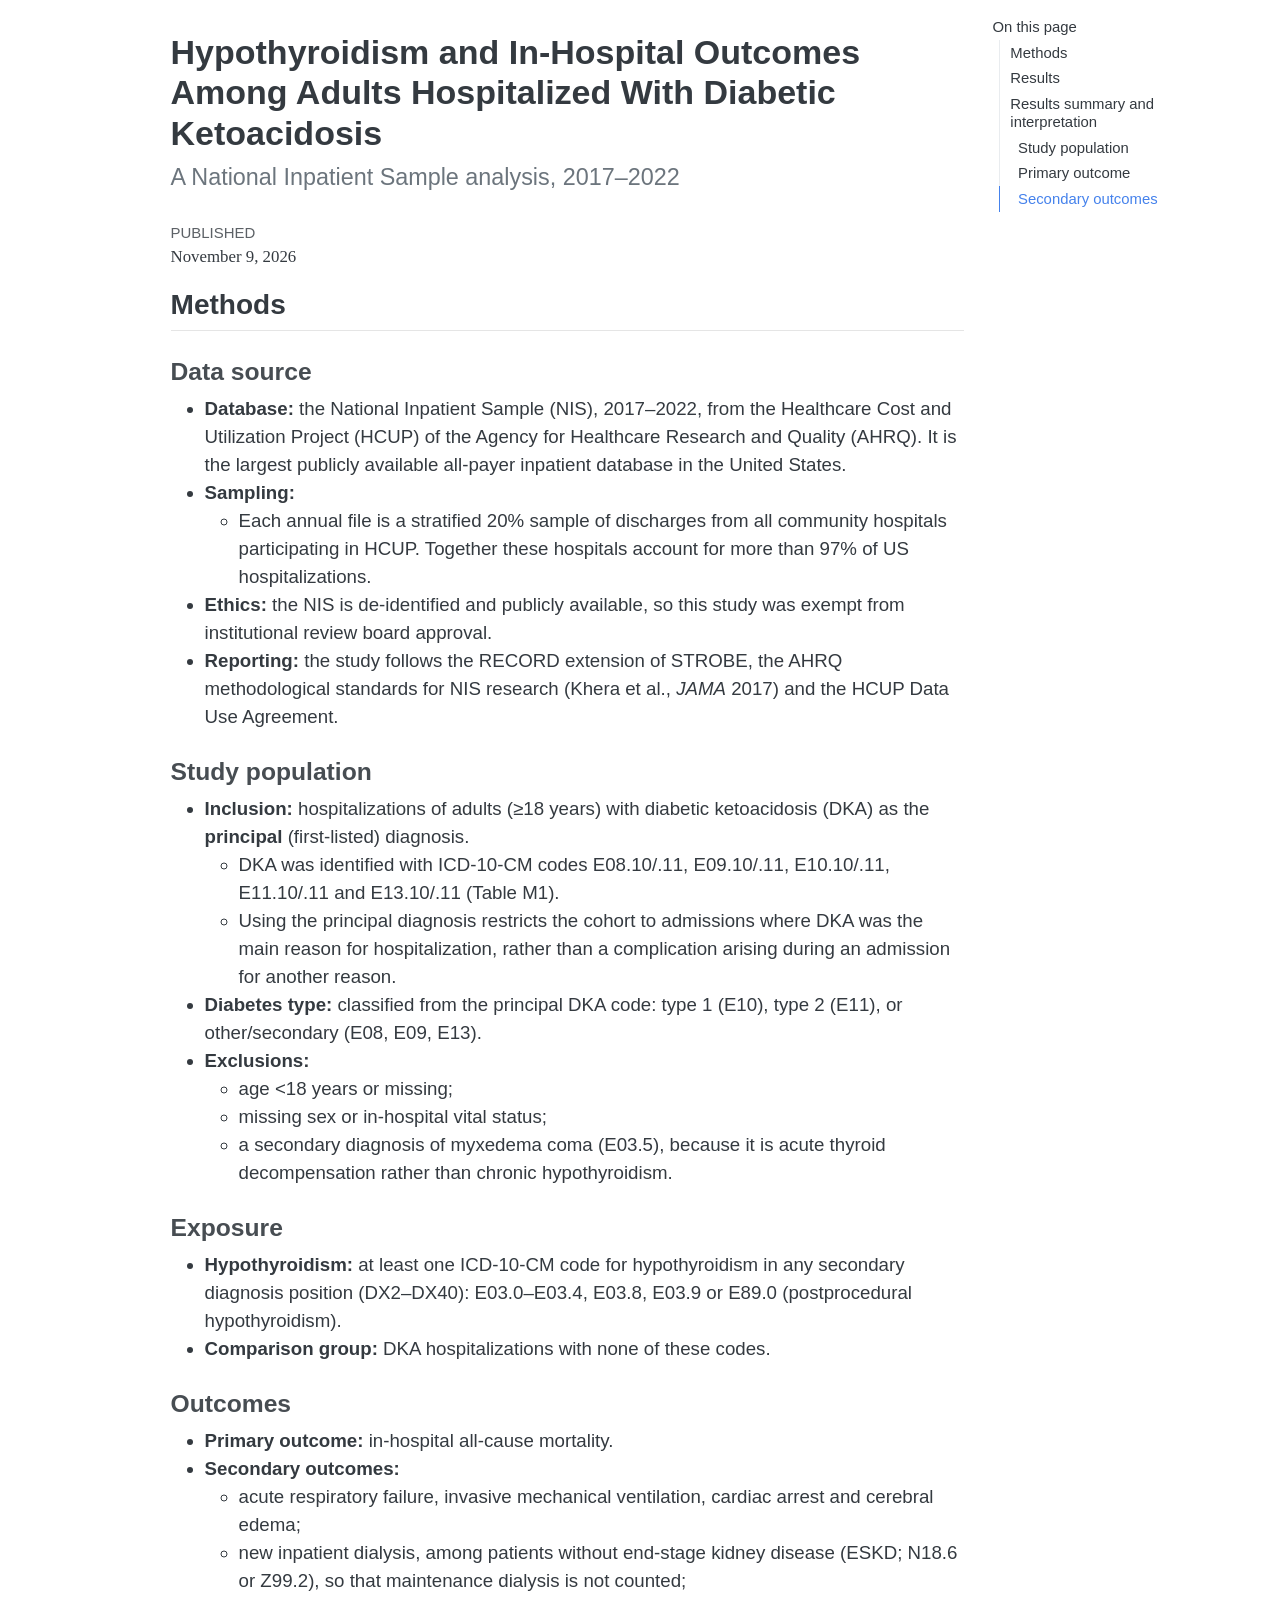
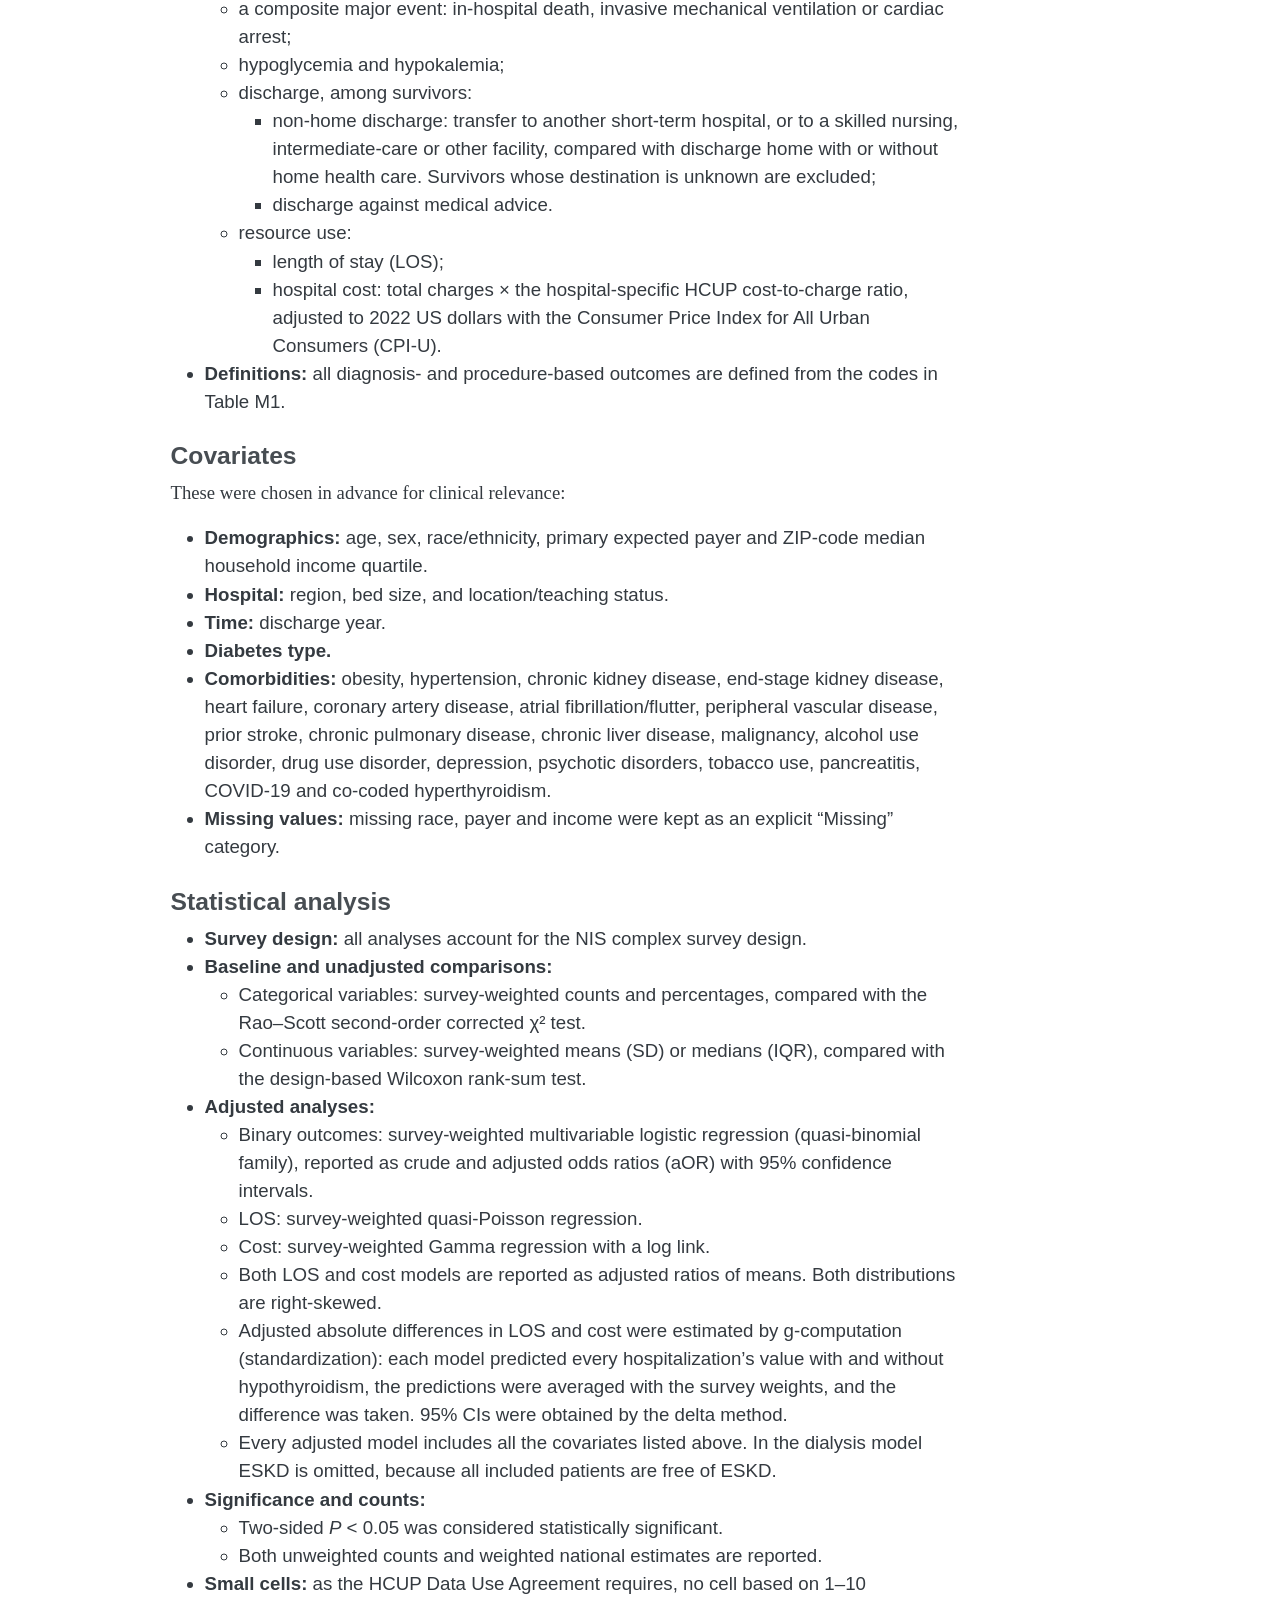
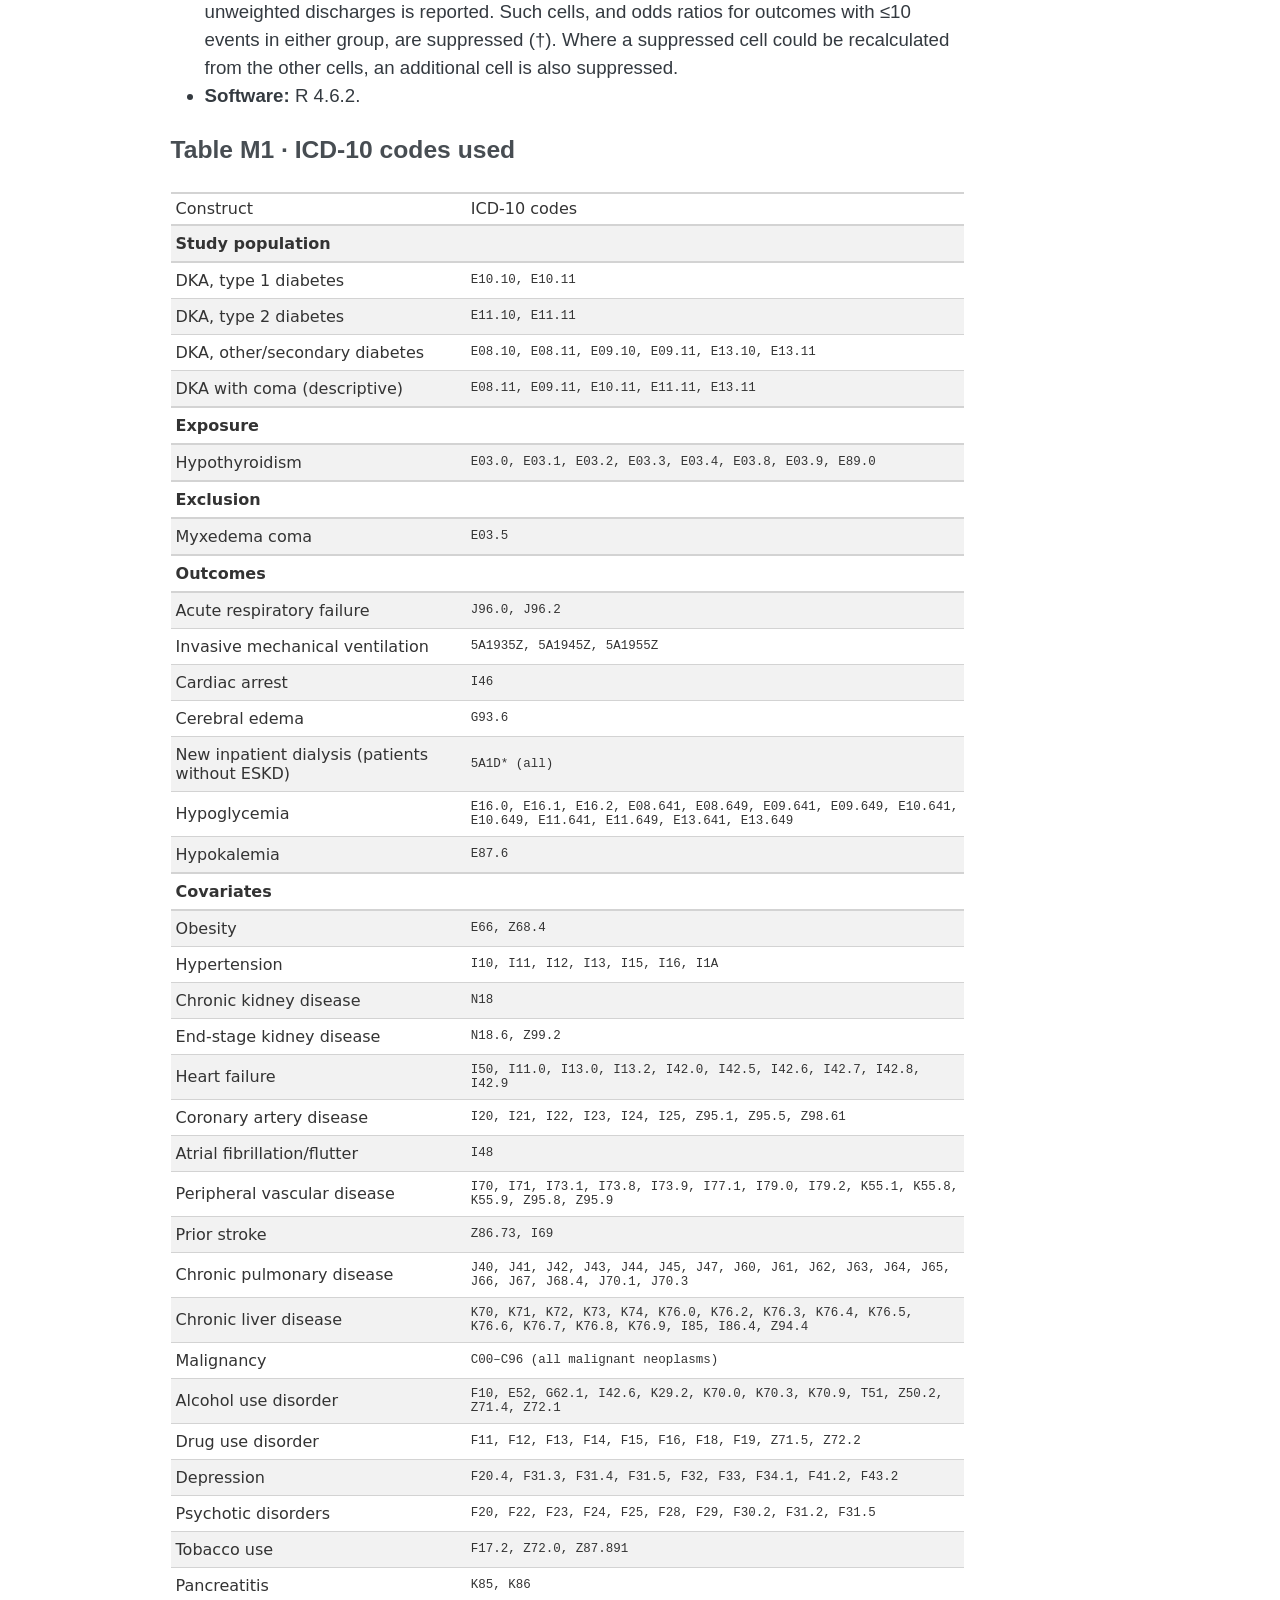
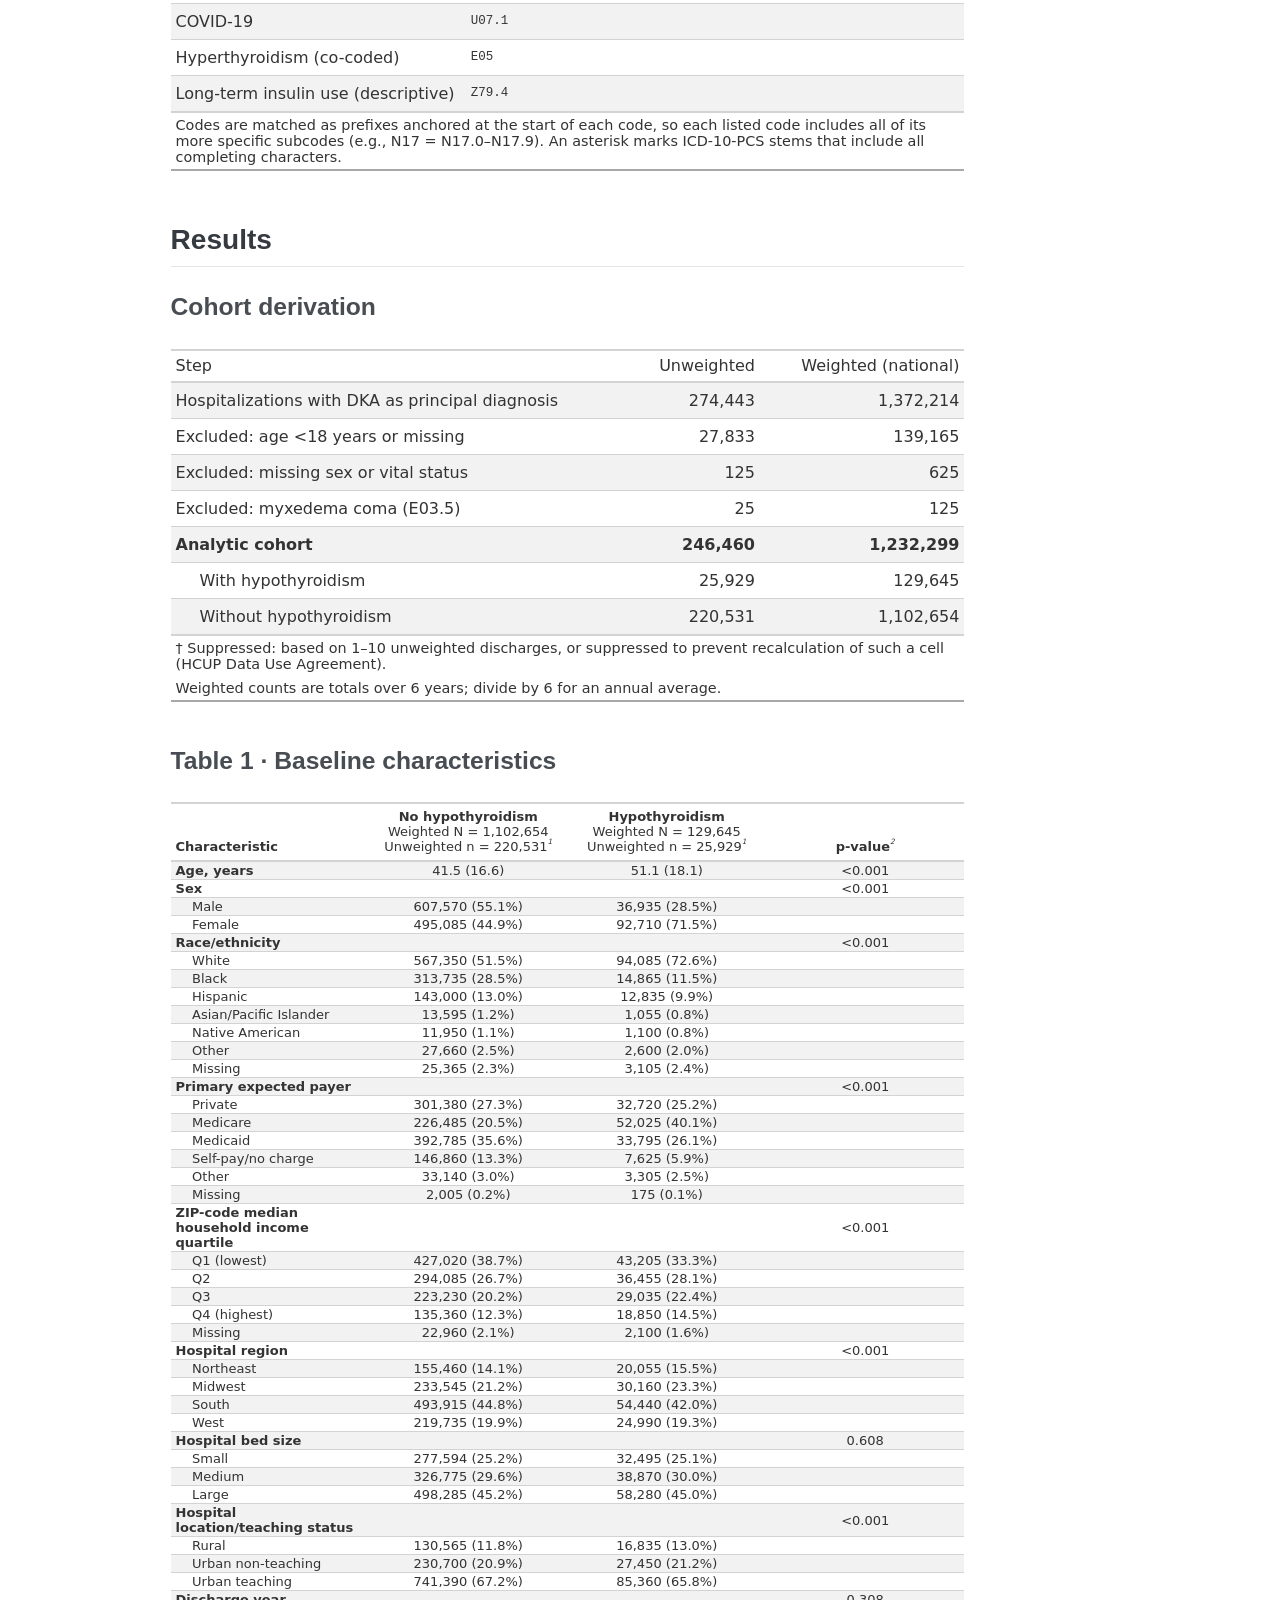
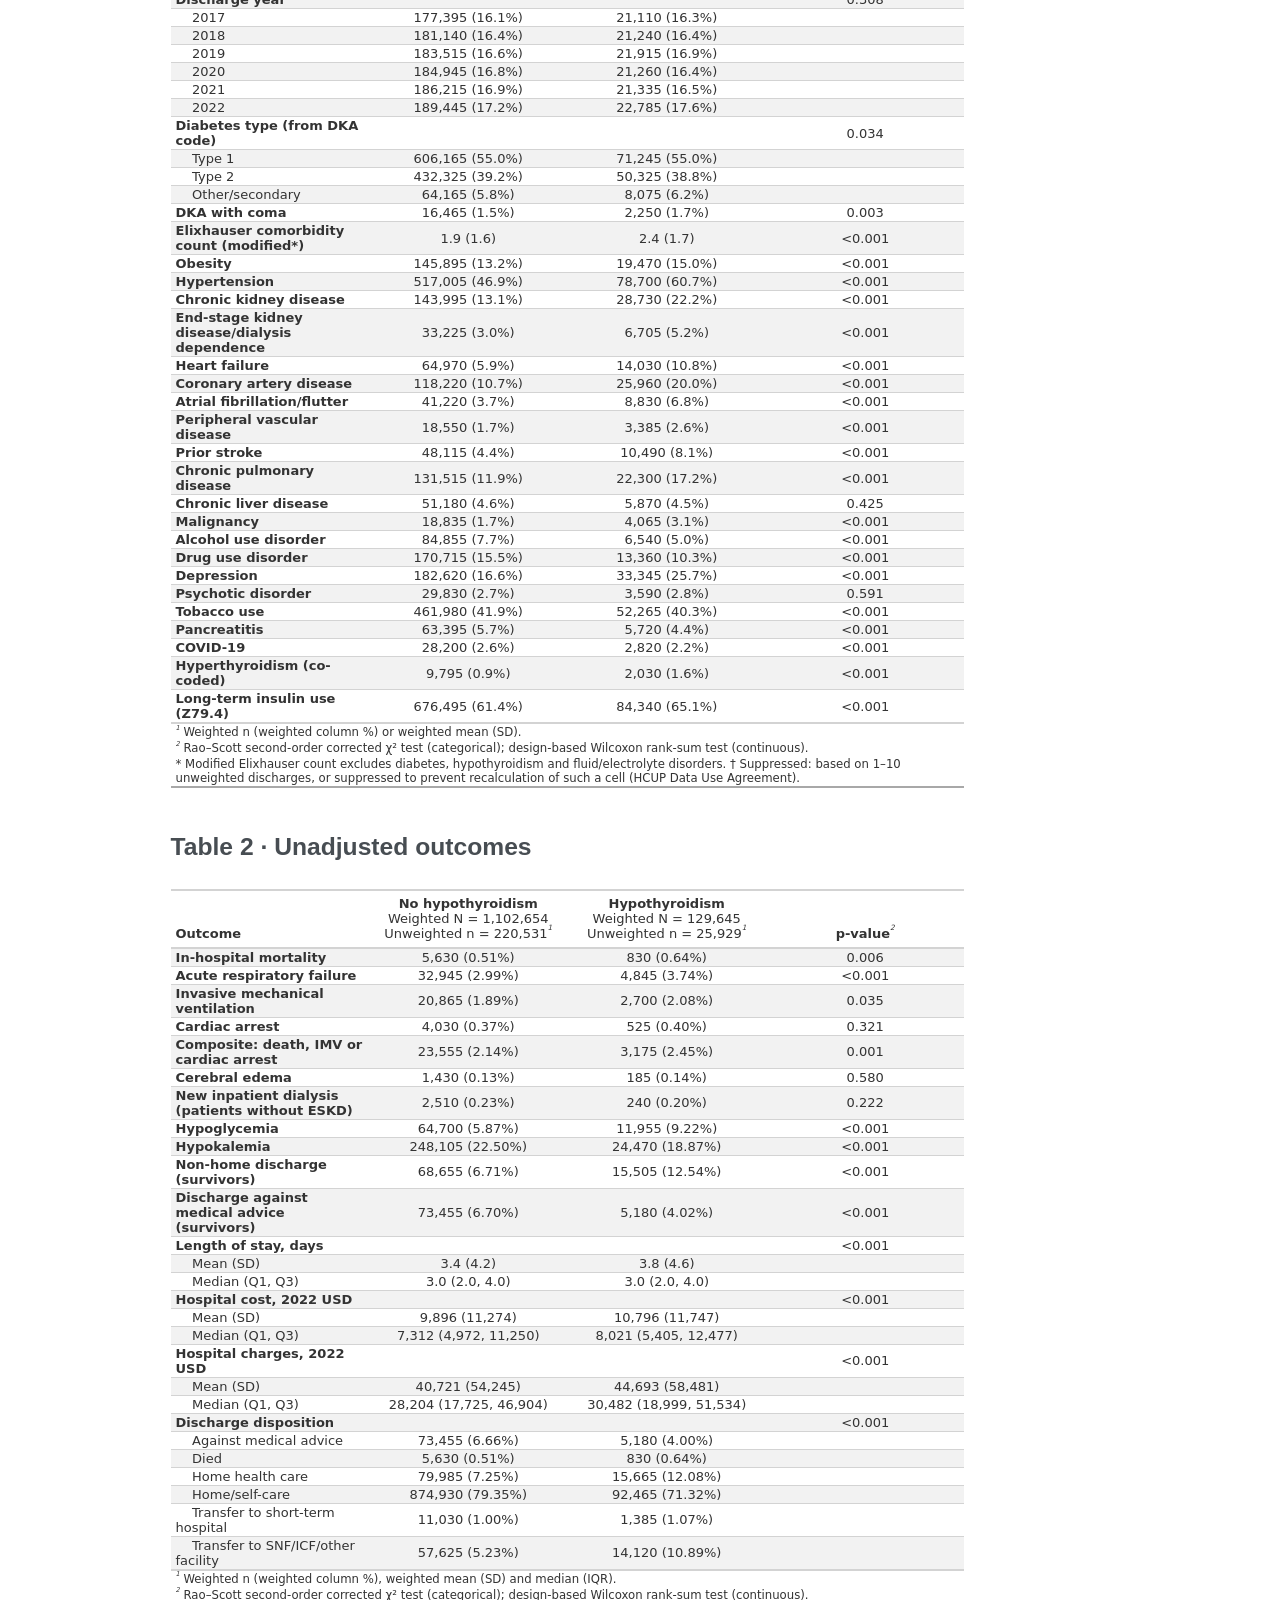
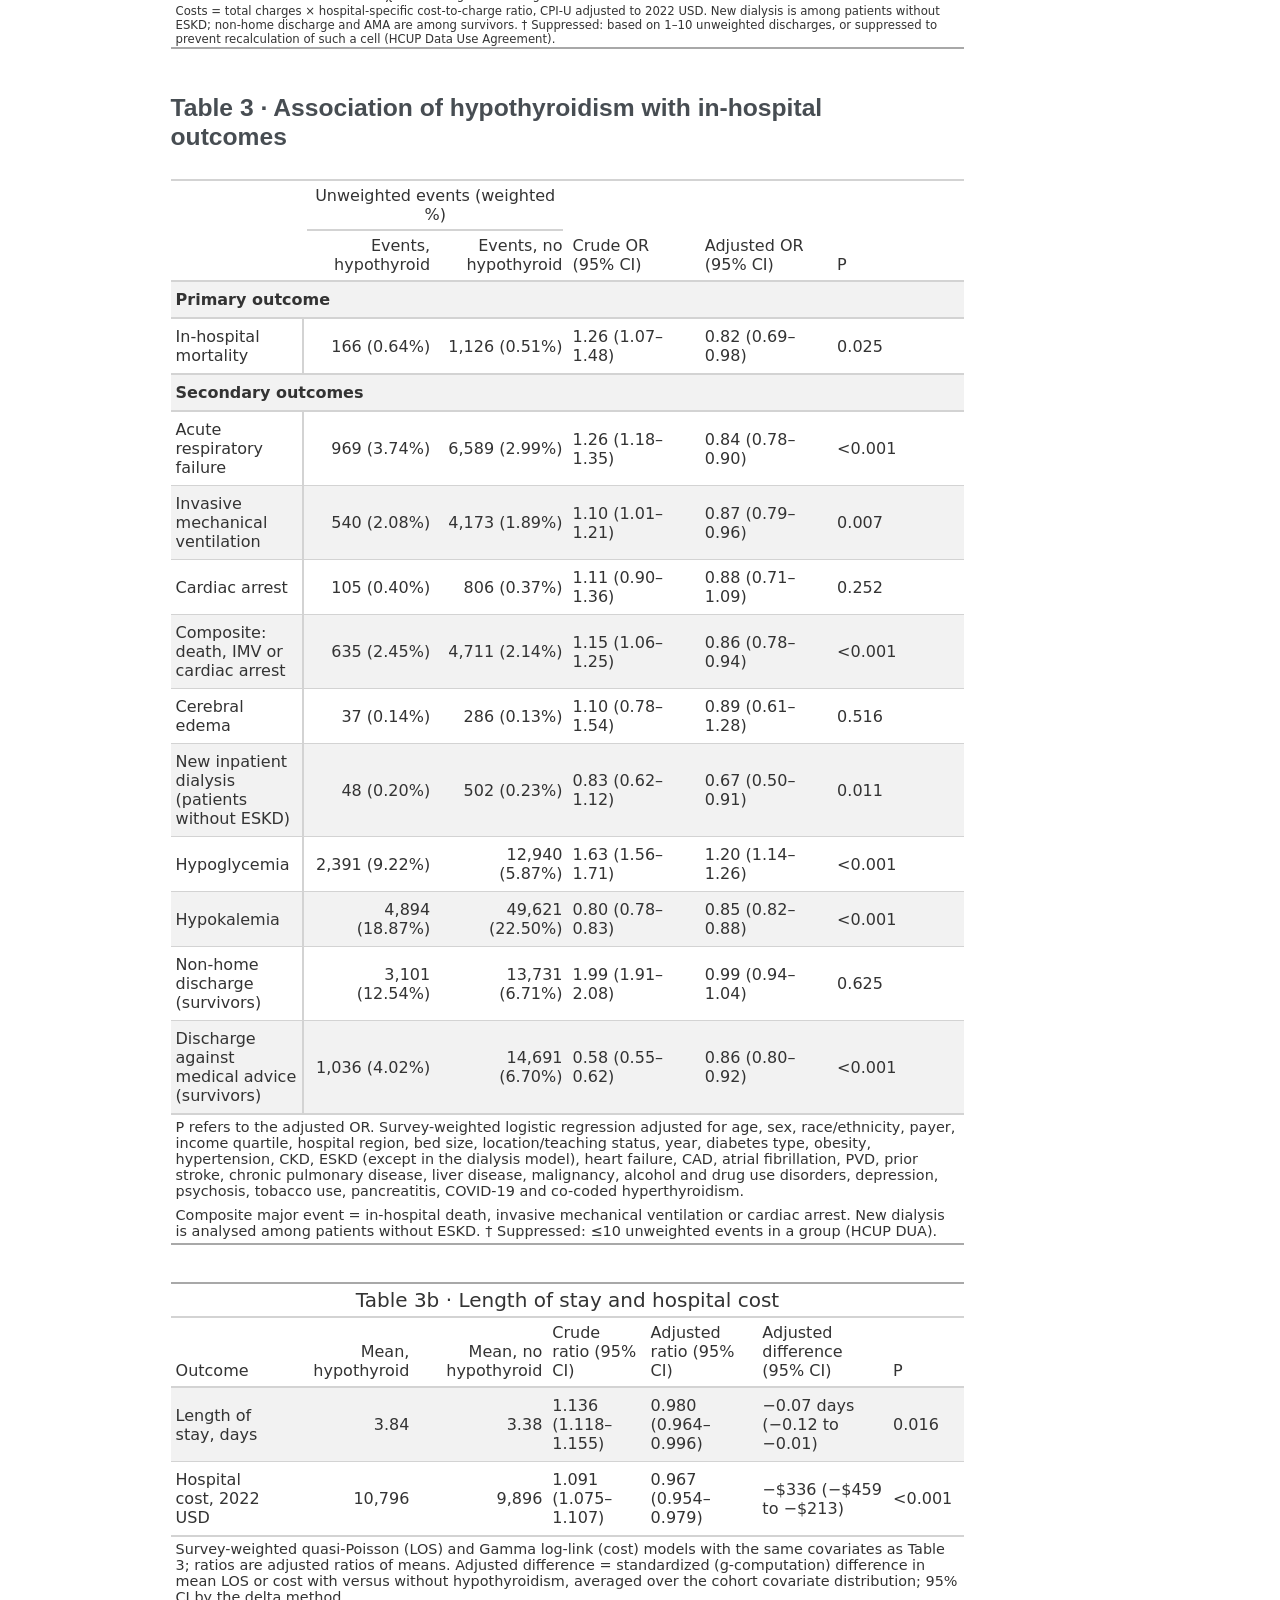
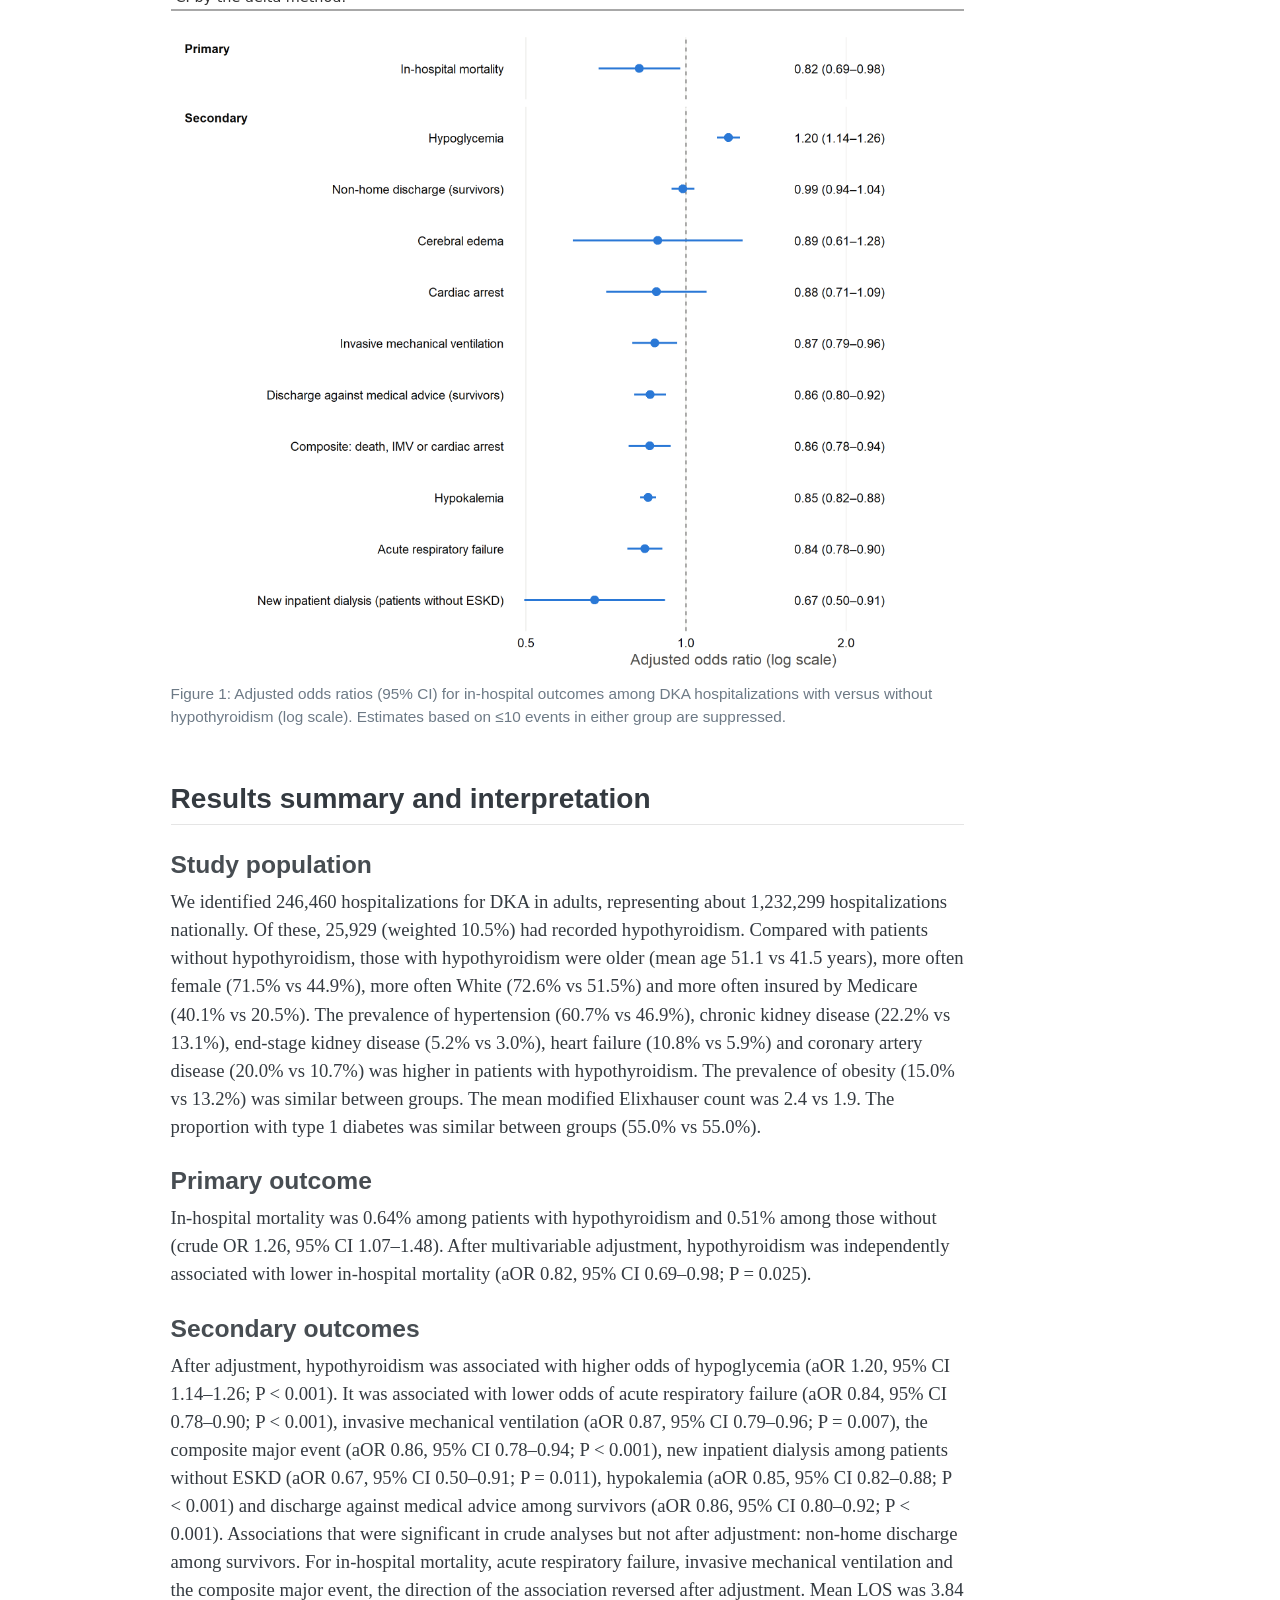
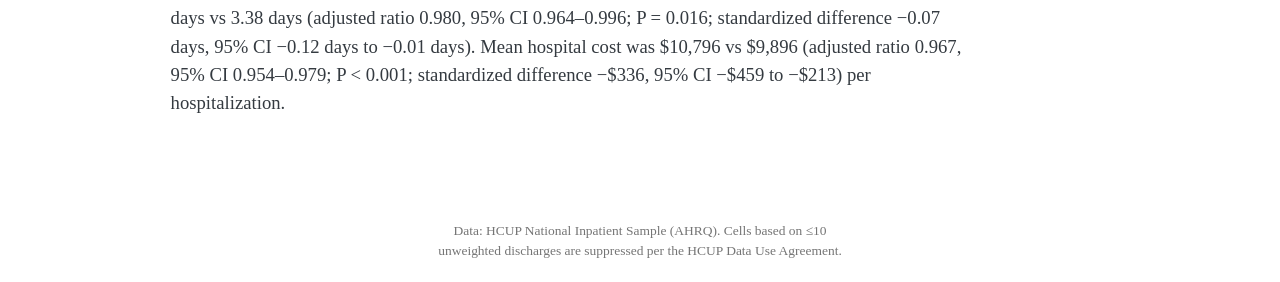
<file: docs/results.html>
<!DOCTYPE html>
<html xmlns="http://www.w3.org/1999/xhtml" lang="en" xml:lang="en"><head>

<meta charset="utf-8">
<meta name="generator" content="quarto-1.11.9">

<meta name="viewport" content="width=device-width, initial-scale=1.0, user-scalable=yes">

<meta name="dcterms.date" content="2026-11-09">

<title>Hypothyroidism and In-Hospital Outcomes Among Adults Hospitalized With Diabetic Ketoacidosis – Hypothyroidism &amp; DKA · NIS 2017–2022</title>
<style>
/* Default styles provided by pandoc.
** See https://pandoc.org/MANUAL.html#variables-for-html for config info.
*/
span.smallcaps{font-variant: small-caps;}
div.columns{display: flex; gap: 1.5em;}
div.column{flex: auto;}
@media screen {
div.columns{gap: min(4vw, 1.5em);}
div.column{overflow-x: auto;}
}
div.hanging-indent{margin-left: 1.5em; text-indent: -1.5em;}
ul.task-list{list-style: none;}
ul.task-list li input[type="checkbox"] {
  width: 0.8em;
  margin: 0 0.8em 0.2em -1em; /* quarto-specific, see https://github.com/quarto-dev/quarto-cli/issues/4556 */ 
  vertical-align: middle;
}
</style>


<script src="site_libs/quarto-nav/quarto-nav.js"></script>
<script src="site_libs/clipboard/clipboard.min.js"></script>
<script src="site_libs/quarto-search/autocomplete.umd.js"></script>
<script src="site_libs/quarto-search/fuse.min.js"></script>
<script src="site_libs/quarto-search/quarto-search.js"></script>
<meta name="quarto:offset" content="./">
<script src="site_libs/quarto-html/quarto.js" type="module"></script>
<script src="site_libs/quarto-html/tabsets/tabsets.js" type="module"></script>
<script src="site_libs/quarto-html/scrollable-regions/scrollable-regions.js" type="module"></script>
<script src="site_libs/quarto-html/popper.min.js"></script>
<script src="site_libs/quarto-html/tippy.umd.min.js"></script>
<script src="site_libs/quarto-html/anchor.min.js"></script>
<link href="site_libs/quarto-html/tippy.css" rel="stylesheet">
<link href="site_libs/quarto-html/quarto-syntax-highlighting-63b5708e65d6cd79cd7618c58d0c21e7.css" rel="stylesheet" id="quarto-text-highlighting-styles">
<script src="site_libs/bootstrap/bootstrap.min.js"></script>
<link href="site_libs/bootstrap/bootstrap-icons.css" rel="stylesheet">
<link href="site_libs/bootstrap/bootstrap-6008dc061c56f9484ce125b85ea08c8f.min.css" rel="stylesheet" append-hash="true" id="quarto-bootstrap" data-mode="light">
<script id="quarto-search-options" type="application/json">{
  "location": "sidebar",
  "copy-button": false,
  "collapse-after": 3,
  "panel-placement": "start",
  "type": "textbox",
  "limit": 50,
  "keyboard-shortcut": [
    "f",
    "/",
    "s"
  ],
  "show-item-context": false,
  "language": {
    "search-no-results-text": "No results",
    "search-matching-documents-text": "matching documents",
    "search-copy-link-title": "Copy link to search",
    "search-hide-matches-text": "Hide additional matches",
    "search-more-match-text": "more match in this document",
    "search-more-matches-text": "more matches in this document",
    "search-clear-button-title": "Clear",
    "search-text-placeholder": "",
    "search-detached-cancel-button-title": "Cancel",
    "search-submit-button-title": "Submit",
    "search-label": "Search"
  }
}</script>


<link rel="stylesheet" href="styles.css">
</head>

<body class="quarto-light"><a id="quarto-skip-link" class="visually-hidden-focusable" href="#quarto-document-content">Skip to main content</a>

<div id="quarto-search-results"></div>
<!-- content -->
<div id="quarto-content" class="quarto-container page-columns page-rows-contents page-layout-article">
<!-- sidebar -->
<!-- margin-sidebar -->
    <div id="quarto-margin-sidebar" class="sidebar margin-sidebar">
        <nav id="TOC" role="doc-toc" aria-labelledby="toc-title" class="toc-active">
    <h2 id="toc-title">On this page</h2>
   
  <ul>
  <li><a href="#methods" id="toc-methods" class="nav-link active" data-scroll-target="#methods">Methods</a>
  <ul class="collapse">
  <li><a href="#data-source" id="toc-data-source" class="nav-link" data-scroll-target="#data-source">Data source</a></li>
  <li><a href="#study-population" id="toc-study-population" class="nav-link" data-scroll-target="#study-population">Study population</a></li>
  <li><a href="#exposure" id="toc-exposure" class="nav-link" data-scroll-target="#exposure">Exposure</a></li>
  <li><a href="#outcomes" id="toc-outcomes" class="nav-link" data-scroll-target="#outcomes">Outcomes</a></li>
  <li><a href="#covariates" id="toc-covariates" class="nav-link" data-scroll-target="#covariates">Covariates</a></li>
  <li><a href="#statistical-analysis" id="toc-statistical-analysis" class="nav-link" data-scroll-target="#statistical-analysis">Statistical analysis</a></li>
  <li><a href="#table-m1-icd-10-codes-used" id="toc-table-m1-icd-10-codes-used" class="nav-link" data-scroll-target="#table-m1-icd-10-codes-used">Table M1 · ICD-10 codes used</a></li>
  </ul></li>
  <li><a href="#results" id="toc-results" class="nav-link" data-scroll-target="#results">Results</a>
  <ul class="collapse">
  <li><a href="#cohort-derivation" id="toc-cohort-derivation" class="nav-link" data-scroll-target="#cohort-derivation">Cohort derivation</a></li>
  <li><a href="#table-1-baseline-characteristics" id="toc-table-1-baseline-characteristics" class="nav-link" data-scroll-target="#table-1-baseline-characteristics">Table 1 · Baseline characteristics</a></li>
  <li><a href="#table-2-unadjusted-outcomes" id="toc-table-2-unadjusted-outcomes" class="nav-link" data-scroll-target="#table-2-unadjusted-outcomes">Table 2 · Unadjusted outcomes</a></li>
  <li><a href="#table-3-association-of-hypothyroidism-with-in-hospital-outcomes" id="toc-table-3-association-of-hypothyroidism-with-in-hospital-outcomes" class="nav-link" data-scroll-target="#table-3-association-of-hypothyroidism-with-in-hospital-outcomes">Table 3 · Association of hypothyroidism with in-hospital outcomes</a></li>
  </ul></li>
  <li><a href="#results-summary-and-interpretation" id="toc-results-summary-and-interpretation" class="nav-link" data-scroll-target="#results-summary-and-interpretation">Results summary and interpretation</a>
  <ul class="collapse">
  <li><a href="#study-population-1" id="toc-study-population-1" class="nav-link" data-scroll-target="#study-population-1">Study population</a></li>
  <li><a href="#primary-outcome" id="toc-primary-outcome" class="nav-link" data-scroll-target="#primary-outcome">Primary outcome</a></li>
  <li><a href="#secondary-outcomes" id="toc-secondary-outcomes" class="nav-link" data-scroll-target="#secondary-outcomes">Secondary outcomes</a></li>
  </ul></li>
  </ul>
</nav>
    </div>
<!-- main -->
<main class="content" id="quarto-document-content" tabindex="-1">

<header id="title-block-header" class="quarto-title-block default">
<div class="quarto-title">
<h1 class="title">Hypothyroidism and In-Hospital Outcomes Among Adults Hospitalized With Diabetic Ketoacidosis</h1>
<p class="subtitle lead">A National Inpatient Sample analysis, 2017–2022</p>
</div>



<div class="quarto-title-meta">

    
    <div>
    <div class="quarto-title-meta-heading">Published</div>
    <div class="quarto-title-meta-contents">
      <p class="date">November 9, 2026</p>
    </div>
  </div>
  
    
  </div>
  


</header>


<section id="methods" class="level2">
<h2 class="anchored" data-anchor-id="methods">Methods</h2>
<section id="data-source" class="level3">
<h3 class="anchored" data-anchor-id="data-source">Data source</h3>
<ul>
<li><strong>Database:</strong> the National Inpatient Sample (NIS), 2017–2022, from the Healthcare Cost and Utilization Project (HCUP) of the Agency for Healthcare Research and Quality (AHRQ). It is the largest publicly available all-payer inpatient database in the United States.</li>
<li><strong>Sampling:</strong>
<ul>
<li>Each annual file is a stratified 20% sample of discharges from all community hospitals participating in HCUP. Together these hospitals account for more than 97% of US hospitalizations.</li>
</ul></li>
<li><strong>Ethics:</strong> the NIS is de-identified and publicly available, so this study was exempt from institutional review board approval.</li>
<li><strong>Reporting:</strong> the study follows the RECORD extension of STROBE, the AHRQ methodological standards for NIS research (Khera et al., <em>JAMA</em> 2017) and the HCUP Data Use Agreement.</li>
</ul>
</section>
<section id="study-population" class="level3">
<h3 class="anchored" data-anchor-id="study-population">Study population</h3>
<ul>
<li><strong>Inclusion:</strong> hospitalizations of adults (≥18 years) with diabetic ketoacidosis (DKA) as the <strong>principal</strong> (first-listed) diagnosis.
<ul>
<li>DKA was identified with ICD-10-CM codes E08.10/.11, E09.10/.11, E10.10/.11, E11.10/.11 and E13.10/.11 (Table M1).</li>
<li>Using the principal diagnosis restricts the cohort to admissions where DKA was the main reason for hospitalization, rather than a complication arising during an admission for another reason.</li>
</ul></li>
<li><strong>Diabetes type:</strong> classified from the principal DKA code: type 1 (E10), type 2 (E11), or other/secondary (E08, E09, E13).</li>
<li><strong>Exclusions:</strong>
<ul>
<li>age &lt;18 years or missing;</li>
<li>missing sex or in-hospital vital status;</li>
<li>a secondary diagnosis of myxedema coma (E03.5), because it is acute thyroid decompensation rather than chronic hypothyroidism.</li>
</ul></li>
</ul>
</section>
<section id="exposure" class="level3">
<h3 class="anchored" data-anchor-id="exposure">Exposure</h3>
<ul>
<li><strong>Hypothyroidism:</strong> at least one ICD-10-CM code for hypothyroidism in any secondary diagnosis position (DX2–DX40): E03.0–E03.4, E03.8, E03.9 or E89.0 (postprocedural hypothyroidism).</li>
<li><strong>Comparison group:</strong> DKA hospitalizations with none of these codes.</li>
</ul>
</section>
<section id="outcomes" class="level3">
<h3 class="anchored" data-anchor-id="outcomes">Outcomes</h3>
<ul>
<li><strong>Primary outcome:</strong> in-hospital all-cause mortality.</li>
<li><strong>Secondary outcomes:</strong>
<ul>
<li>acute respiratory failure, invasive mechanical ventilation, cardiac arrest and cerebral edema;</li>
<li>new inpatient dialysis, among patients without end-stage kidney disease (ESKD; N18.6 or Z99.2), so that maintenance dialysis is not counted;</li>
<li>a composite major event: in-hospital death, invasive mechanical ventilation or cardiac arrest;</li>
<li>hypoglycemia and hypokalemia;</li>
<li>discharge, among survivors:
<ul>
<li>non-home discharge: transfer to another short-term hospital, or to a skilled nursing, intermediate-care or other facility, compared with discharge home with or without home health care. Survivors whose destination is unknown are excluded;</li>
<li>discharge against medical advice.</li>
</ul></li>
<li>resource use:
<ul>
<li>length of stay (LOS);</li>
<li>hospital cost: total charges × the hospital-specific HCUP cost-to-charge ratio, adjusted to 2022 US dollars with the Consumer Price Index for All Urban Consumers (CPI-U).</li>
</ul></li>
</ul></li>
<li><strong>Definitions:</strong> all diagnosis- and procedure-based outcomes are defined from the codes in Table M1.</li>
</ul>
</section>
<section id="covariates" class="level3">
<h3 class="anchored" data-anchor-id="covariates">Covariates</h3>
<p>These were chosen in advance for clinical relevance:</p>
<ul>
<li><strong>Demographics:</strong> age, sex, race/ethnicity, primary expected payer and ZIP-code median household income quartile.</li>
<li><strong>Hospital:</strong> region, bed size, and location/teaching status.</li>
<li><strong>Time:</strong> discharge year.</li>
<li><strong>Diabetes type.</strong></li>
<li><strong>Comorbidities:</strong> obesity, hypertension, chronic kidney disease, end-stage kidney disease, heart failure, coronary artery disease, atrial fibrillation/flutter, peripheral vascular disease, prior stroke, chronic pulmonary disease, chronic liver disease, malignancy, alcohol use disorder, drug use disorder, depression, psychotic disorders, tobacco use, pancreatitis, COVID-19 and co-coded hyperthyroidism.</li>
<li><strong>Missing values:</strong> missing race, payer and income were kept as an explicit “Missing” category.</li>
</ul>
</section>
<section id="statistical-analysis" class="level3">
<h3 class="anchored" data-anchor-id="statistical-analysis">Statistical analysis</h3>
<ul>
<li><strong>Survey design:</strong> all analyses account for the NIS complex survey design.</li>
<li><strong>Baseline and unadjusted comparisons:</strong>
<ul>
<li>Categorical variables: survey-weighted counts and percentages, compared with the Rao–Scott second-order corrected χ² test.</li>
<li>Continuous variables: survey-weighted means (SD) or medians (IQR), compared with the design-based Wilcoxon rank-sum test.</li>
</ul></li>
<li><strong>Adjusted analyses:</strong>
<ul>
<li>Binary outcomes: survey-weighted multivariable logistic regression (quasi-binomial family), reported as crude and adjusted odds ratios (aOR) with 95% confidence intervals.</li>
<li>LOS: survey-weighted quasi-Poisson regression.</li>
<li>Cost: survey-weighted Gamma regression with a log link.</li>
<li>Both LOS and cost models are reported as adjusted ratios of means. Both distributions are right-skewed.</li>
<li>Adjusted absolute differences in LOS and cost were estimated by g-computation (standardization): each model predicted every hospitalization’s value with and without hypothyroidism, the predictions were averaged with the survey weights, and the difference was taken. 95% CIs were obtained by the delta method.</li>
<li>Every adjusted model includes all the covariates listed above. In the dialysis model ESKD is omitted, because all included patients are free of ESKD.</li>
</ul></li>
<li><strong>Significance and counts:</strong>
<ul>
<li>Two-sided <em>P</em> &lt; 0.05 was considered statistically significant.</li>
<li>Both unweighted counts and weighted national estimates are reported.</li>
</ul></li>
<li><strong>Small cells:</strong> as the HCUP Data Use Agreement requires, no cell based on 1–10 unweighted discharges is reported. Such cells, and odds ratios for outcomes with ≤10 events in either group, are suppressed (†). Where a suppressed cell could be recalculated from the other cells, an additional cell is also suppressed.</li>
<li><strong>Software:</strong> R 4.6.2.</li>
</ul>
</section>
<section id="table-m1-icd-10-codes-used" class="level3">
<h3 class="anchored" data-anchor-id="table-m1-icd-10-codes-used">Table M1 · ICD-10 codes used</h3>
<div class="cell">
<div class="cell-output-display">
<div id="lekinalmwc" style="padding-left:0px;padding-right:0px;padding-top:10px;padding-bottom:10px;overflow-x:auto;overflow-y:auto;width:auto;height:auto;">
<style>#lekinalmwc table {
  font-family: system-ui, 'Segoe UI', Roboto, Helvetica, Arial, sans-serif, 'Apple Color Emoji', 'Segoe UI Emoji', 'Segoe UI Symbol', 'Noto Color Emoji';
  -webkit-font-smoothing: antialiased;
  -moz-osx-font-smoothing: grayscale;
}

#lekinalmwc thead, #lekinalmwc tbody, #lekinalmwc tfoot, #lekinalmwc tr, #lekinalmwc td, #lekinalmwc th {
  border-style: none;
}

#lekinalmwc p {
  margin: 0;
  padding: 0;
}

#lekinalmwc .gt_table {
  display: table;
  border-collapse: collapse;
  line-height: normal;
  margin-left: auto;
  margin-right: auto;
  color: #333333;
  font-size: 16px;
  font-weight: normal;
  font-style: normal;
  background-color: #FFFFFF;
  width: auto;
  border-top-style: solid;
  border-top-width: 2px;
  border-top-color: #A8A8A8;
  border-right-style: none;
  border-right-width: 2px;
  border-right-color: #D3D3D3;
  border-bottom-style: solid;
  border-bottom-width: 2px;
  border-bottom-color: #A8A8A8;
  border-left-style: none;
  border-left-width: 2px;
  border-left-color: #D3D3D3;
}

#lekinalmwc .gt_caption {
  padding-top: 4px;
  padding-bottom: 4px;
}

#lekinalmwc .gt_title {
  color: #333333;
  font-size: 125%;
  font-weight: initial;
  padding-top: 4px;
  padding-bottom: 4px;
  padding-left: 5px;
  padding-right: 5px;
  border-bottom-color: #FFFFFF;
  border-bottom-width: 0;
}

#lekinalmwc .gt_subtitle {
  color: #333333;
  font-size: 85%;
  font-weight: initial;
  padding-top: 3px;
  padding-bottom: 5px;
  padding-left: 5px;
  padding-right: 5px;
  border-top-color: #FFFFFF;
  border-top-width: 0;
}

#lekinalmwc .gt_heading {
  background-color: #FFFFFF;
  text-align: center;
  border-bottom-color: #FFFFFF;
  border-left-style: none;
  border-left-width: 1px;
  border-left-color: #D3D3D3;
  border-right-style: none;
  border-right-width: 1px;
  border-right-color: #D3D3D3;
}

#lekinalmwc .gt_bottom_border {
  border-bottom-style: solid;
  border-bottom-width: 2px;
  border-bottom-color: #D3D3D3;
}

#lekinalmwc .gt_col_headings {
  border-top-style: solid;
  border-top-width: 2px;
  border-top-color: #D3D3D3;
  border-bottom-style: solid;
  border-bottom-width: 2px;
  border-bottom-color: #D3D3D3;
  border-left-style: none;
  border-left-width: 1px;
  border-left-color: #D3D3D3;
  border-right-style: none;
  border-right-width: 1px;
  border-right-color: #D3D3D3;
}

#lekinalmwc .gt_col_heading {
  color: #333333;
  background-color: #FFFFFF;
  font-size: 100%;
  font-weight: normal;
  text-transform: inherit;
  border-left-style: none;
  border-left-width: 1px;
  border-left-color: #D3D3D3;
  border-right-style: none;
  border-right-width: 1px;
  border-right-color: #D3D3D3;
  vertical-align: bottom;
  padding-top: 5px;
  padding-bottom: 6px;
  padding-left: 5px;
  padding-right: 5px;
  overflow-x: hidden;
}

#lekinalmwc .gt_column_spanner_outer {
  color: #333333;
  background-color: #FFFFFF;
  font-size: 100%;
  font-weight: normal;
  text-transform: inherit;
  padding-top: 0;
  padding-bottom: 0;
  padding-left: 4px;
  padding-right: 4px;
}

#lekinalmwc .gt_column_spanner_outer:first-child {
  padding-left: 0;
}

#lekinalmwc .gt_column_spanner_outer:last-child {
  padding-right: 0;
}

#lekinalmwc .gt_column_spanner {
  border-bottom-style: solid;
  border-bottom-width: 2px;
  border-bottom-color: #D3D3D3;
  vertical-align: bottom;
  padding-top: 5px;
  padding-bottom: 5px;
  overflow-x: hidden;
  display: inline-block;
  width: 100%;
}

#lekinalmwc .gt_spanner_row {
  border-bottom-style: hidden;
}

#lekinalmwc .gt_group_heading {
  padding-top: 8px;
  padding-bottom: 8px;
  padding-left: 5px;
  padding-right: 5px;
  color: #333333;
  background-color: #FFFFFF;
  font-size: 100%;
  font-weight: initial;
  text-transform: inherit;
  border-top-style: solid;
  border-top-width: 2px;
  border-top-color: #D3D3D3;
  border-bottom-style: solid;
  border-bottom-width: 2px;
  border-bottom-color: #D3D3D3;
  border-left-style: none;
  border-left-width: 1px;
  border-left-color: #D3D3D3;
  border-right-style: none;
  border-right-width: 1px;
  border-right-color: #D3D3D3;
  vertical-align: middle;
  text-align: left;
}

#lekinalmwc .gt_empty_group_heading {
  padding: 0.5px;
  color: #333333;
  background-color: #FFFFFF;
  font-size: 100%;
  font-weight: initial;
  border-top-style: solid;
  border-top-width: 2px;
  border-top-color: #D3D3D3;
  border-bottom-style: solid;
  border-bottom-width: 2px;
  border-bottom-color: #D3D3D3;
  vertical-align: middle;
}

#lekinalmwc .gt_from_md > :first-child {
  margin-top: 0;
}

#lekinalmwc .gt_from_md > :last-child {
  margin-bottom: 0;
}

#lekinalmwc .gt_row {
  padding-top: 8px;
  padding-bottom: 8px;
  padding-left: 5px;
  padding-right: 5px;
  margin: 10px;
  border-top-style: solid;
  border-top-width: 1px;
  border-top-color: #D3D3D3;
  border-left-style: none;
  border-left-width: 1px;
  border-left-color: #D3D3D3;
  border-right-style: none;
  border-right-width: 1px;
  border-right-color: #D3D3D3;
  vertical-align: middle;
  overflow-x: hidden;
}

#lekinalmwc .gt_stub {
  color: #333333;
  background-color: #FFFFFF;
  font-size: 100%;
  font-weight: initial;
  text-transform: inherit;
  border-right-style: solid;
  border-right-width: 2px;
  border-right-color: #D3D3D3;
  padding-left: 5px;
  padding-right: 5px;
}

#lekinalmwc .gt_stub_row_group {
  color: #333333;
  background-color: #FFFFFF;
  font-size: 100%;
  font-weight: initial;
  text-transform: inherit;
  border-right-style: solid;
  border-right-width: 2px;
  border-right-color: #D3D3D3;
  padding-left: 5px;
  padding-right: 5px;
  vertical-align: top;
}

#lekinalmwc .gt_row_group_first td {
  border-top-width: 2px;
}

#lekinalmwc .gt_row_group_first th {
  border-top-width: 2px;
}

#lekinalmwc .gt_summary_row {
  color: #333333;
  background-color: #FFFFFF;
  text-transform: inherit;
  padding-top: 8px;
  padding-bottom: 8px;
  padding-left: 5px;
  padding-right: 5px;
}

#lekinalmwc .gt_first_summary_row {
  border-top-style: solid;
  border-top-color: #D3D3D3;
}

#lekinalmwc .gt_first_summary_row.thick {
  border-top-width: 2px;
}

#lekinalmwc .gt_last_summary_row {
  padding-top: 8px;
  padding-bottom: 8px;
  padding-left: 5px;
  padding-right: 5px;
  border-bottom-style: solid;
  border-bottom-width: 2px;
  border-bottom-color: #D3D3D3;
}

#lekinalmwc .gt_grand_summary_row {
  color: #333333;
  background-color: #FFFFFF;
  text-transform: inherit;
  padding-top: 8px;
  padding-bottom: 8px;
  padding-left: 5px;
  padding-right: 5px;
}

#lekinalmwc .gt_first_grand_summary_row {
  padding-top: 8px;
  padding-bottom: 8px;
  padding-left: 5px;
  padding-right: 5px;
  border-top-style: double;
  border-top-width: 6px;
  border-top-color: #D3D3D3;
}

#lekinalmwc .gt_last_grand_summary_row_top {
  padding-top: 8px;
  padding-bottom: 8px;
  padding-left: 5px;
  padding-right: 5px;
  border-bottom-style: double;
  border-bottom-width: 6px;
  border-bottom-color: #D3D3D3;
}

#lekinalmwc .gt_striped {
  background-color: rgba(128, 128, 128, 0.05);
}

#lekinalmwc .gt_table_body {
  border-top-style: solid;
  border-top-width: 2px;
  border-top-color: #D3D3D3;
  border-bottom-style: solid;
  border-bottom-width: 2px;
  border-bottom-color: #D3D3D3;
}

#lekinalmwc .gt_footnotes {
  color: #333333;
  background-color: #FFFFFF;
  border-bottom-style: none;
  border-bottom-width: 2px;
  border-bottom-color: #D3D3D3;
  border-left-style: none;
  border-left-width: 2px;
  border-left-color: #D3D3D3;
  border-right-style: none;
  border-right-width: 2px;
  border-right-color: #D3D3D3;
}

#lekinalmwc .gt_footnote {
  margin: 0px;
  font-size: 90%;
  padding-top: 4px;
  padding-bottom: 4px;
  padding-left: 5px;
  padding-right: 5px;
}

#lekinalmwc .gt_sourcenotes {
  color: #333333;
  background-color: #FFFFFF;
  border-bottom-style: none;
  border-bottom-width: 2px;
  border-bottom-color: #D3D3D3;
  border-left-style: none;
  border-left-width: 2px;
  border-left-color: #D3D3D3;
  border-right-style: none;
  border-right-width: 2px;
  border-right-color: #D3D3D3;
}

#lekinalmwc .gt_sourcenote {
  font-size: 90%;
  padding-top: 4px;
  padding-bottom: 4px;
  padding-left: 5px;
  padding-right: 5px;
}

#lekinalmwc .gt_left {
  text-align: left;
}

#lekinalmwc .gt_center {
  text-align: center;
}

#lekinalmwc .gt_right {
  text-align: right;
  font-variant-numeric: tabular-nums;
}

#lekinalmwc .gt_font_normal {
  font-weight: normal;
}

#lekinalmwc .gt_font_bold {
  font-weight: bold;
}

#lekinalmwc .gt_font_italic {
  font-style: italic;
}

#lekinalmwc .gt_super {
  font-size: 65%;
}

#lekinalmwc .gt_footnote_marks {
  font-size: 75%;
  vertical-align: 0.4em;
  position: initial;
}

#lekinalmwc .gt_asterisk {
  font-size: 100%;
  vertical-align: 0;
}

#lekinalmwc .gt_indent_1 {
  text-indent: 5px;
}

#lekinalmwc .gt_indent_2 {
  text-indent: 10px;
}

#lekinalmwc .gt_indent_3 {
  text-indent: 15px;
}

#lekinalmwc .gt_indent_4 {
  text-indent: 20px;
}

#lekinalmwc .gt_indent_5 {
  text-indent: 25px;
}

#lekinalmwc .katex-display {
  display: inline-flex !important;
  margin-bottom: 0.75em !important;
}

#lekinalmwc div.Reactable > div.rt-table > div.rt-thead > div.rt-tr.rt-tr-group-header > div.rt-th-group:after {
  height: 0px !important;
}
</style>

<table class="gt_table caption-top table table-sm table-striped small" data-quarto-bootstrap="false">
<thead>
<tr class="gt_col_headings header">
<th id="Construct" class="gt_col_heading gt_columns_bottom_border gt_left" data-quarto-table-cell-role="th" scope="col">Construct</th>
<th id="ICD-10-codes" class="gt_col_heading gt_columns_bottom_border gt_left" data-quarto-table-cell-role="th" scope="col">ICD-10 codes</th>
</tr>
</thead>
<tbody class="gt_table_body">
<tr class="gt_group_heading_row odd">
<th colspan="2" id="Study-population" class="gt_group_heading" data-quarto-table-cell-role="th" style="font-weight: bold" scope="colgroup">Study population</th>
</tr>
<tr class="gt_row_group_first even">
<td class="gt_row gt_left" headers="Study-population  Construct">DKA, type 1 diabetes</td>
<td class="gt_row gt_left" headers="Study-population  ICD-10-codes" style="font-family: monospace; font-size: 12.5px">E10.10, E10.11</td>
</tr>
<tr class="odd">
<td class="gt_row gt_left" headers="Study-population  Construct">DKA, type 2 diabetes</td>
<td class="gt_row gt_left" headers="Study-population  ICD-10-codes" style="font-family: monospace; font-size: 12.5px">E11.10, E11.11</td>
</tr>
<tr class="even">
<td class="gt_row gt_left" headers="Study-population  Construct">DKA, other/secondary diabetes</td>
<td class="gt_row gt_left" headers="Study-population  ICD-10-codes" style="font-family: monospace; font-size: 12.5px">E08.10, E08.11, E09.10, E09.11, E13.10, E13.11</td>
</tr>
<tr class="odd">
<td class="gt_row gt_left" headers="Study-population  Construct">DKA with coma (descriptive)</td>
<td class="gt_row gt_left" headers="Study-population  ICD-10-codes" style="font-family: monospace; font-size: 12.5px">E08.11, E09.11, E10.11, E11.11, E13.11</td>
</tr>
<tr class="gt_group_heading_row even">
<th colspan="2" id="Exposure" class="gt_group_heading" data-quarto-table-cell-role="th" style="font-weight: bold" scope="colgroup">Exposure</th>
</tr>
<tr class="gt_row_group_first odd">
<td class="gt_row gt_left" headers="Exposure  Construct">Hypothyroidism</td>
<td class="gt_row gt_left" headers="Exposure  ICD-10-codes" style="font-family: monospace; font-size: 12.5px">E03.0, E03.1, E03.2, E03.3, E03.4, E03.8, E03.9, E89.0</td>
</tr>
<tr class="gt_group_heading_row even">
<th colspan="2" id="Exclusion" class="gt_group_heading" data-quarto-table-cell-role="th" style="font-weight: bold" scope="colgroup">Exclusion</th>
</tr>
<tr class="gt_row_group_first odd">
<td class="gt_row gt_left" headers="Exclusion  Construct">Myxedema coma</td>
<td class="gt_row gt_left" headers="Exclusion  ICD-10-codes" style="font-family: monospace; font-size: 12.5px">E03.5</td>
</tr>
<tr class="gt_group_heading_row even">
<th colspan="2" id="Outcomes" class="gt_group_heading" data-quarto-table-cell-role="th" style="font-weight: bold" scope="colgroup">Outcomes</th>
</tr>
<tr class="gt_row_group_first odd">
<td class="gt_row gt_left" headers="Outcomes  Construct">Acute respiratory failure</td>
<td class="gt_row gt_left" headers="Outcomes  ICD-10-codes" style="font-family: monospace; font-size: 12.5px">J96.0, J96.2</td>
</tr>
<tr class="even">
<td class="gt_row gt_left" headers="Outcomes  Construct">Invasive mechanical ventilation</td>
<td class="gt_row gt_left" headers="Outcomes  ICD-10-codes" style="font-family: monospace; font-size: 12.5px">5A1935Z, 5A1945Z, 5A1955Z</td>
</tr>
<tr class="odd">
<td class="gt_row gt_left" headers="Outcomes  Construct">Cardiac arrest</td>
<td class="gt_row gt_left" headers="Outcomes  ICD-10-codes" style="font-family: monospace; font-size: 12.5px">I46</td>
</tr>
<tr class="even">
<td class="gt_row gt_left" headers="Outcomes  Construct">Cerebral edema</td>
<td class="gt_row gt_left" headers="Outcomes  ICD-10-codes" style="font-family: monospace; font-size: 12.5px">G93.6</td>
</tr>
<tr class="odd">
<td class="gt_row gt_left" headers="Outcomes  Construct">New inpatient dialysis (patients without ESKD)</td>
<td class="gt_row gt_left" headers="Outcomes  ICD-10-codes" style="font-family: monospace; font-size: 12.5px">5A1D* (all)</td>
</tr>
<tr class="even">
<td class="gt_row gt_left" headers="Outcomes  Construct">Hypoglycemia</td>
<td class="gt_row gt_left" headers="Outcomes  ICD-10-codes" style="font-family: monospace; font-size: 12.5px">E16.0, E16.1, E16.2, E08.641, E08.649, E09.641, E09.649, E10.641, E10.649, E11.641, E11.649, E13.641, E13.649</td>
</tr>
<tr class="odd">
<td class="gt_row gt_left" headers="Outcomes  Construct">Hypokalemia</td>
<td class="gt_row gt_left" headers="Outcomes  ICD-10-codes" style="font-family: monospace; font-size: 12.5px">E87.6</td>
</tr>
<tr class="gt_group_heading_row even">
<th colspan="2" id="Covariates" class="gt_group_heading" data-quarto-table-cell-role="th" style="font-weight: bold" scope="colgroup">Covariates</th>
</tr>
<tr class="gt_row_group_first odd">
<td class="gt_row gt_left" headers="Covariates  Construct">Obesity</td>
<td class="gt_row gt_left" headers="Covariates  ICD-10-codes" style="font-family: monospace; font-size: 12.5px">E66, Z68.4</td>
</tr>
<tr class="even">
<td class="gt_row gt_left" headers="Covariates  Construct">Hypertension</td>
<td class="gt_row gt_left" headers="Covariates  ICD-10-codes" style="font-family: monospace; font-size: 12.5px">I10, I11, I12, I13, I15, I16, I1A</td>
</tr>
<tr class="odd">
<td class="gt_row gt_left" headers="Covariates  Construct">Chronic kidney disease</td>
<td class="gt_row gt_left" headers="Covariates  ICD-10-codes" style="font-family: monospace; font-size: 12.5px">N18</td>
</tr>
<tr class="even">
<td class="gt_row gt_left" headers="Covariates  Construct">End-stage kidney disease</td>
<td class="gt_row gt_left" headers="Covariates  ICD-10-codes" style="font-family: monospace; font-size: 12.5px">N18.6, Z99.2</td>
</tr>
<tr class="odd">
<td class="gt_row gt_left" headers="Covariates  Construct">Heart failure</td>
<td class="gt_row gt_left" headers="Covariates  ICD-10-codes" style="font-family: monospace; font-size: 12.5px">I50, I11.0, I13.0, I13.2, I42.0, I42.5, I42.6, I42.7, I42.8, I42.9</td>
</tr>
<tr class="even">
<td class="gt_row gt_left" headers="Covariates  Construct">Coronary artery disease</td>
<td class="gt_row gt_left" headers="Covariates  ICD-10-codes" style="font-family: monospace; font-size: 12.5px">I20, I21, I22, I23, I24, I25, Z95.1, Z95.5, Z98.61</td>
</tr>
<tr class="odd">
<td class="gt_row gt_left" headers="Covariates  Construct">Atrial fibrillation/flutter</td>
<td class="gt_row gt_left" headers="Covariates  ICD-10-codes" style="font-family: monospace; font-size: 12.5px">I48</td>
</tr>
<tr class="even">
<td class="gt_row gt_left" headers="Covariates  Construct">Peripheral vascular disease</td>
<td class="gt_row gt_left" headers="Covariates  ICD-10-codes" style="font-family: monospace; font-size: 12.5px">I70, I71, I73.1, I73.8, I73.9, I77.1, I79.0, I79.2, K55.1, K55.8, K55.9, Z95.8, Z95.9</td>
</tr>
<tr class="odd">
<td class="gt_row gt_left" headers="Covariates  Construct">Prior stroke</td>
<td class="gt_row gt_left" headers="Covariates  ICD-10-codes" style="font-family: monospace; font-size: 12.5px">Z86.73, I69</td>
</tr>
<tr class="even">
<td class="gt_row gt_left" headers="Covariates  Construct">Chronic pulmonary disease</td>
<td class="gt_row gt_left" headers="Covariates  ICD-10-codes" style="font-family: monospace; font-size: 12.5px">J40, J41, J42, J43, J44, J45, J47, J60, J61, J62, J63, J64, J65, J66, J67, J68.4, J70.1, J70.3</td>
</tr>
<tr class="odd">
<td class="gt_row gt_left" headers="Covariates  Construct">Chronic liver disease</td>
<td class="gt_row gt_left" headers="Covariates  ICD-10-codes" style="font-family: monospace; font-size: 12.5px">K70, K71, K72, K73, K74, K76.0, K76.2, K76.3, K76.4, K76.5, K76.6, K76.7, K76.8, K76.9, I85, I86.4, Z94.4</td>
</tr>
<tr class="even">
<td class="gt_row gt_left" headers="Covariates  Construct">Malignancy</td>
<td class="gt_row gt_left" headers="Covariates  ICD-10-codes" style="font-family: monospace; font-size: 12.5px">C00–C96 (all malignant neoplasms)</td>
</tr>
<tr class="odd">
<td class="gt_row gt_left" headers="Covariates  Construct">Alcohol use disorder</td>
<td class="gt_row gt_left" headers="Covariates  ICD-10-codes" style="font-family: monospace; font-size: 12.5px">F10, E52, G62.1, I42.6, K29.2, K70.0, K70.3, K70.9, T51, Z50.2, Z71.4, Z72.1</td>
</tr>
<tr class="even">
<td class="gt_row gt_left" headers="Covariates  Construct">Drug use disorder</td>
<td class="gt_row gt_left" headers="Covariates  ICD-10-codes" style="font-family: monospace; font-size: 12.5px">F11, F12, F13, F14, F15, F16, F18, F19, Z71.5, Z72.2</td>
</tr>
<tr class="odd">
<td class="gt_row gt_left" headers="Covariates  Construct">Depression</td>
<td class="gt_row gt_left" headers="Covariates  ICD-10-codes" style="font-family: monospace; font-size: 12.5px">F20.4, F31.3, F31.4, F31.5, F32, F33, F34.1, F41.2, F43.2</td>
</tr>
<tr class="even">
<td class="gt_row gt_left" headers="Covariates  Construct">Psychotic disorders</td>
<td class="gt_row gt_left" headers="Covariates  ICD-10-codes" style="font-family: monospace; font-size: 12.5px">F20, F22, F23, F24, F25, F28, F29, F30.2, F31.2, F31.5</td>
</tr>
<tr class="odd">
<td class="gt_row gt_left" headers="Covariates  Construct">Tobacco use</td>
<td class="gt_row gt_left" headers="Covariates  ICD-10-codes" style="font-family: monospace; font-size: 12.5px">F17.2, Z72.0, Z87.891</td>
</tr>
<tr class="even">
<td class="gt_row gt_left" headers="Covariates  Construct">Pancreatitis</td>
<td class="gt_row gt_left" headers="Covariates  ICD-10-codes" style="font-family: monospace; font-size: 12.5px">K85, K86</td>
</tr>
<tr class="odd">
<td class="gt_row gt_left" headers="Covariates  Construct">COVID-19</td>
<td class="gt_row gt_left" headers="Covariates  ICD-10-codes" style="font-family: monospace; font-size: 12.5px">U07.1</td>
</tr>
<tr class="even">
<td class="gt_row gt_left" headers="Covariates  Construct">Hyperthyroidism (co-coded)</td>
<td class="gt_row gt_left" headers="Covariates  ICD-10-codes" style="font-family: monospace; font-size: 12.5px">E05</td>
</tr>
<tr class="odd">
<td class="gt_row gt_left" headers="Covariates  Construct">Long-term insulin use (descriptive)</td>
<td class="gt_row gt_left" headers="Covariates  ICD-10-codes" style="font-family: monospace; font-size: 12.5px">Z79.4</td>
</tr>
</tbody><tfoot>
<tr class="gt_sourcenotes odd">
<td colspan="2" class="gt_sourcenote">Codes are matched as prefixes anchored at the start of each code, so each listed code includes all of its more specific subcodes (e.g., N17 = N17.0–N17.9). An asterisk marks ICD-10-PCS stems that include all completing characters.</td>
</tr>
</tfoot>

</table>

</div>
</div>
</div>
</section>
</section>
<section id="results" class="level2">
<h2 class="anchored" data-anchor-id="results">Results</h2>
<section id="cohort-derivation" class="level3">
<h3 class="anchored" data-anchor-id="cohort-derivation">Cohort derivation</h3>
<div class="cell">
<div class="cell-output-display">
<div id="ygnqbvkzeg" style="padding-left:0px;padding-right:0px;padding-top:10px;padding-bottom:10px;overflow-x:auto;overflow-y:auto;width:auto;height:auto;">
<style>#ygnqbvkzeg table {
  font-family: system-ui, 'Segoe UI', Roboto, Helvetica, Arial, sans-serif, 'Apple Color Emoji', 'Segoe UI Emoji', 'Segoe UI Symbol', 'Noto Color Emoji';
  -webkit-font-smoothing: antialiased;
  -moz-osx-font-smoothing: grayscale;
}

#ygnqbvkzeg thead, #ygnqbvkzeg tbody, #ygnqbvkzeg tfoot, #ygnqbvkzeg tr, #ygnqbvkzeg td, #ygnqbvkzeg th {
  border-style: none;
}

#ygnqbvkzeg p {
  margin: 0;
  padding: 0;
}

#ygnqbvkzeg .gt_table {
  display: table;
  border-collapse: collapse;
  line-height: normal;
  margin-left: auto;
  margin-right: auto;
  color: #333333;
  font-size: 16px;
  font-weight: normal;
  font-style: normal;
  background-color: #FFFFFF;
  width: auto;
  border-top-style: solid;
  border-top-width: 2px;
  border-top-color: #A8A8A8;
  border-right-style: none;
  border-right-width: 2px;
  border-right-color: #D3D3D3;
  border-bottom-style: solid;
  border-bottom-width: 2px;
  border-bottom-color: #A8A8A8;
  border-left-style: none;
  border-left-width: 2px;
  border-left-color: #D3D3D3;
}

#ygnqbvkzeg .gt_caption {
  padding-top: 4px;
  padding-bottom: 4px;
}

#ygnqbvkzeg .gt_title {
  color: #333333;
  font-size: 125%;
  font-weight: initial;
  padding-top: 4px;
  padding-bottom: 4px;
  padding-left: 5px;
  padding-right: 5px;
  border-bottom-color: #FFFFFF;
  border-bottom-width: 0;
}

#ygnqbvkzeg .gt_subtitle {
  color: #333333;
  font-size: 85%;
  font-weight: initial;
  padding-top: 3px;
  padding-bottom: 5px;
  padding-left: 5px;
  padding-right: 5px;
  border-top-color: #FFFFFF;
  border-top-width: 0;
}

#ygnqbvkzeg .gt_heading {
  background-color: #FFFFFF;
  text-align: center;
  border-bottom-color: #FFFFFF;
  border-left-style: none;
  border-left-width: 1px;
  border-left-color: #D3D3D3;
  border-right-style: none;
  border-right-width: 1px;
  border-right-color: #D3D3D3;
}

#ygnqbvkzeg .gt_bottom_border {
  border-bottom-style: solid;
  border-bottom-width: 2px;
  border-bottom-color: #D3D3D3;
}

#ygnqbvkzeg .gt_col_headings {
  border-top-style: solid;
  border-top-width: 2px;
  border-top-color: #D3D3D3;
  border-bottom-style: solid;
  border-bottom-width: 2px;
  border-bottom-color: #D3D3D3;
  border-left-style: none;
  border-left-width: 1px;
  border-left-color: #D3D3D3;
  border-right-style: none;
  border-right-width: 1px;
  border-right-color: #D3D3D3;
}

#ygnqbvkzeg .gt_col_heading {
  color: #333333;
  background-color: #FFFFFF;
  font-size: 100%;
  font-weight: normal;
  text-transform: inherit;
  border-left-style: none;
  border-left-width: 1px;
  border-left-color: #D3D3D3;
  border-right-style: none;
  border-right-width: 1px;
  border-right-color: #D3D3D3;
  vertical-align: bottom;
  padding-top: 5px;
  padding-bottom: 6px;
  padding-left: 5px;
  padding-right: 5px;
  overflow-x: hidden;
}

#ygnqbvkzeg .gt_column_spanner_outer {
  color: #333333;
  background-color: #FFFFFF;
  font-size: 100%;
  font-weight: normal;
  text-transform: inherit;
  padding-top: 0;
  padding-bottom: 0;
  padding-left: 4px;
  padding-right: 4px;
}

#ygnqbvkzeg .gt_column_spanner_outer:first-child {
  padding-left: 0;
}

#ygnqbvkzeg .gt_column_spanner_outer:last-child {
  padding-right: 0;
}

#ygnqbvkzeg .gt_column_spanner {
  border-bottom-style: solid;
  border-bottom-width: 2px;
  border-bottom-color: #D3D3D3;
  vertical-align: bottom;
  padding-top: 5px;
  padding-bottom: 5px;
  overflow-x: hidden;
  display: inline-block;
  width: 100%;
}

#ygnqbvkzeg .gt_spanner_row {
  border-bottom-style: hidden;
}

#ygnqbvkzeg .gt_group_heading {
  padding-top: 8px;
  padding-bottom: 8px;
  padding-left: 5px;
  padding-right: 5px;
  color: #333333;
  background-color: #FFFFFF;
  font-size: 100%;
  font-weight: initial;
  text-transform: inherit;
  border-top-style: solid;
  border-top-width: 2px;
  border-top-color: #D3D3D3;
  border-bottom-style: solid;
  border-bottom-width: 2px;
  border-bottom-color: #D3D3D3;
  border-left-style: none;
  border-left-width: 1px;
  border-left-color: #D3D3D3;
  border-right-style: none;
  border-right-width: 1px;
  border-right-color: #D3D3D3;
  vertical-align: middle;
  text-align: left;
}

#ygnqbvkzeg .gt_empty_group_heading {
  padding: 0.5px;
  color: #333333;
  background-color: #FFFFFF;
  font-size: 100%;
  font-weight: initial;
  border-top-style: solid;
  border-top-width: 2px;
  border-top-color: #D3D3D3;
  border-bottom-style: solid;
  border-bottom-width: 2px;
  border-bottom-color: #D3D3D3;
  vertical-align: middle;
}

#ygnqbvkzeg .gt_from_md > :first-child {
  margin-top: 0;
}

#ygnqbvkzeg .gt_from_md > :last-child {
  margin-bottom: 0;
}

#ygnqbvkzeg .gt_row {
  padding-top: 8px;
  padding-bottom: 8px;
  padding-left: 5px;
  padding-right: 5px;
  margin: 10px;
  border-top-style: solid;
  border-top-width: 1px;
  border-top-color: #D3D3D3;
  border-left-style: none;
  border-left-width: 1px;
  border-left-color: #D3D3D3;
  border-right-style: none;
  border-right-width: 1px;
  border-right-color: #D3D3D3;
  vertical-align: middle;
  overflow-x: hidden;
}

#ygnqbvkzeg .gt_stub {
  color: #333333;
  background-color: #FFFFFF;
  font-size: 100%;
  font-weight: initial;
  text-transform: inherit;
  border-right-style: solid;
  border-right-width: 2px;
  border-right-color: #D3D3D3;
  padding-left: 5px;
  padding-right: 5px;
}

#ygnqbvkzeg .gt_stub_row_group {
  color: #333333;
  background-color: #FFFFFF;
  font-size: 100%;
  font-weight: initial;
  text-transform: inherit;
  border-right-style: solid;
  border-right-width: 2px;
  border-right-color: #D3D3D3;
  padding-left: 5px;
  padding-right: 5px;
  vertical-align: top;
}

#ygnqbvkzeg .gt_row_group_first td {
  border-top-width: 2px;
}

#ygnqbvkzeg .gt_row_group_first th {
  border-top-width: 2px;
}

#ygnqbvkzeg .gt_summary_row {
  color: #333333;
  background-color: #FFFFFF;
  text-transform: inherit;
  padding-top: 8px;
  padding-bottom: 8px;
  padding-left: 5px;
  padding-right: 5px;
}

#ygnqbvkzeg .gt_first_summary_row {
  border-top-style: solid;
  border-top-color: #D3D3D3;
}

#ygnqbvkzeg .gt_first_summary_row.thick {
  border-top-width: 2px;
}

#ygnqbvkzeg .gt_last_summary_row {
  padding-top: 8px;
  padding-bottom: 8px;
  padding-left: 5px;
  padding-right: 5px;
  border-bottom-style: solid;
  border-bottom-width: 2px;
  border-bottom-color: #D3D3D3;
}

#ygnqbvkzeg .gt_grand_summary_row {
  color: #333333;
  background-color: #FFFFFF;
  text-transform: inherit;
  padding-top: 8px;
  padding-bottom: 8px;
  padding-left: 5px;
  padding-right: 5px;
}

#ygnqbvkzeg .gt_first_grand_summary_row {
  padding-top: 8px;
  padding-bottom: 8px;
  padding-left: 5px;
  padding-right: 5px;
  border-top-style: double;
  border-top-width: 6px;
  border-top-color: #D3D3D3;
}

#ygnqbvkzeg .gt_last_grand_summary_row_top {
  padding-top: 8px;
  padding-bottom: 8px;
  padding-left: 5px;
  padding-right: 5px;
  border-bottom-style: double;
  border-bottom-width: 6px;
  border-bottom-color: #D3D3D3;
}

#ygnqbvkzeg .gt_striped {
  background-color: rgba(128, 128, 128, 0.05);
}

#ygnqbvkzeg .gt_table_body {
  border-top-style: solid;
  border-top-width: 2px;
  border-top-color: #D3D3D3;
  border-bottom-style: solid;
  border-bottom-width: 2px;
  border-bottom-color: #D3D3D3;
}

#ygnqbvkzeg .gt_footnotes {
  color: #333333;
  background-color: #FFFFFF;
  border-bottom-style: none;
  border-bottom-width: 2px;
  border-bottom-color: #D3D3D3;
  border-left-style: none;
  border-left-width: 2px;
  border-left-color: #D3D3D3;
  border-right-style: none;
  border-right-width: 2px;
  border-right-color: #D3D3D3;
}

#ygnqbvkzeg .gt_footnote {
  margin: 0px;
  font-size: 90%;
  padding-top: 4px;
  padding-bottom: 4px;
  padding-left: 5px;
  padding-right: 5px;
}

#ygnqbvkzeg .gt_sourcenotes {
  color: #333333;
  background-color: #FFFFFF;
  border-bottom-style: none;
  border-bottom-width: 2px;
  border-bottom-color: #D3D3D3;
  border-left-style: none;
  border-left-width: 2px;
  border-left-color: #D3D3D3;
  border-right-style: none;
  border-right-width: 2px;
  border-right-color: #D3D3D3;
}

#ygnqbvkzeg .gt_sourcenote {
  font-size: 90%;
  padding-top: 4px;
  padding-bottom: 4px;
  padding-left: 5px;
  padding-right: 5px;
}

#ygnqbvkzeg .gt_left {
  text-align: left;
}

#ygnqbvkzeg .gt_center {
  text-align: center;
}

#ygnqbvkzeg .gt_right {
  text-align: right;
  font-variant-numeric: tabular-nums;
}

#ygnqbvkzeg .gt_font_normal {
  font-weight: normal;
}

#ygnqbvkzeg .gt_font_bold {
  font-weight: bold;
}

#ygnqbvkzeg .gt_font_italic {
  font-style: italic;
}

#ygnqbvkzeg .gt_super {
  font-size: 65%;
}

#ygnqbvkzeg .gt_footnote_marks {
  font-size: 75%;
  vertical-align: 0.4em;
  position: initial;
}

#ygnqbvkzeg .gt_asterisk {
  font-size: 100%;
  vertical-align: 0;
}

#ygnqbvkzeg .gt_indent_1 {
  text-indent: 5px;
}

#ygnqbvkzeg .gt_indent_2 {
  text-indent: 10px;
}

#ygnqbvkzeg .gt_indent_3 {
  text-indent: 15px;
}

#ygnqbvkzeg .gt_indent_4 {
  text-indent: 20px;
}

#ygnqbvkzeg .gt_indent_5 {
  text-indent: 25px;
}

#ygnqbvkzeg .katex-display {
  display: inline-flex !important;
  margin-bottom: 0.75em !important;
}

#ygnqbvkzeg div.Reactable > div.rt-table > div.rt-thead > div.rt-tr.rt-tr-group-header > div.rt-th-group:after {
  height: 0px !important;
}
</style>

<table class="gt_table caption-top table table-sm table-striped small" data-quarto-bootstrap="false">
<thead>
<tr class="gt_col_headings header">
<th id="Step" class="gt_col_heading gt_columns_bottom_border gt_left" data-quarto-table-cell-role="th" scope="col">Step</th>
<th id="Unweighted" class="gt_col_heading gt_columns_bottom_border gt_right" data-quarto-table-cell-role="th" scope="col">Unweighted</th>
<th id="Weighted-(national)" class="gt_col_heading gt_columns_bottom_border gt_right" data-quarto-table-cell-role="th" scope="col">Weighted (national)</th>
</tr>
</thead>
<tbody class="gt_table_body">
<tr class="odd">
<td class="gt_row gt_left" headers="Step">Hospitalizations with DKA as principal diagnosis</td>
<td class="gt_row gt_right" headers="Unweighted">274,443</td>
<td class="gt_row gt_right" headers="Weighted-(national)">1,372,214</td>
</tr>
<tr class="even">
<td class="gt_row gt_left" headers="Step">Excluded: age &lt;18 years or missing</td>
<td class="gt_row gt_right" headers="Unweighted">27,833</td>
<td class="gt_row gt_right" headers="Weighted-(national)">139,165</td>
</tr>
<tr class="odd">
<td class="gt_row gt_left" headers="Step">Excluded: missing sex or vital status</td>
<td class="gt_row gt_right" headers="Unweighted">125</td>
<td class="gt_row gt_right" headers="Weighted-(national)">625</td>
</tr>
<tr class="even">
<td class="gt_row gt_left" headers="Step">Excluded: myxedema coma (E03.5)</td>
<td class="gt_row gt_right" headers="Unweighted">25</td>
<td class="gt_row gt_right" headers="Weighted-(national)">125</td>
</tr>
<tr class="odd">
<td class="gt_row gt_left" headers="Step" style="font-weight: bold">Analytic cohort</td>
<td class="gt_row gt_right" headers="Unweighted" style="font-weight: bold">246,460</td>
<td class="gt_row gt_right" headers="Weighted-(national)" style="font-weight: bold">1,232,299</td>
</tr>
<tr class="even">
<td class="gt_row gt_left" headers="Step" style="text-indent: 24px">With hypothyroidism</td>
<td class="gt_row gt_right" headers="Unweighted">25,929</td>
<td class="gt_row gt_right" headers="Weighted-(national)">129,645</td>
</tr>
<tr class="odd">
<td class="gt_row gt_left" headers="Step" style="text-indent: 24px">Without hypothyroidism</td>
<td class="gt_row gt_right" headers="Unweighted">220,531</td>
<td class="gt_row gt_right" headers="Weighted-(national)">1,102,654</td>
</tr>
</tbody><tfoot>
<tr class="gt_footnotes odd">
<td colspan="3" class="gt_footnote">† Suppressed: based on 1–10 unweighted discharges, or suppressed to prevent recalculation of such a cell (HCUP Data Use Agreement).</td>
</tr>
<tr class="gt_sourcenotes even">
<td colspan="3" class="gt_sourcenote">Weighted counts are totals over 6 years; divide by 6 for an annual average.</td>
</tr>
</tfoot>

</table>

</div>
</div>
</div>
</section>
<section id="table-1-baseline-characteristics" class="level3">
<h3 class="anchored" data-anchor-id="table-1-baseline-characteristics">Table 1 · Baseline characteristics</h3>
<div class="cell">
<div class="cell-output-display">
<div id="ivsmohhuxv" style="padding-left:0px;padding-right:0px;padding-top:10px;padding-bottom:10px;overflow-x:auto;overflow-y:auto;width:auto;height:auto;">
<style>#ivsmohhuxv table {
  font-family: system-ui, 'Segoe UI', Roboto, Helvetica, Arial, sans-serif, 'Apple Color Emoji', 'Segoe UI Emoji', 'Segoe UI Symbol', 'Noto Color Emoji';
  -webkit-font-smoothing: antialiased;
  -moz-osx-font-smoothing: grayscale;
}

#ivsmohhuxv thead, #ivsmohhuxv tbody, #ivsmohhuxv tfoot, #ivsmohhuxv tr, #ivsmohhuxv td, #ivsmohhuxv th {
  border-style: none;
}

#ivsmohhuxv p {
  margin: 0;
  padding: 0;
}

#ivsmohhuxv .gt_table {
  display: table;
  border-collapse: collapse;
  line-height: normal;
  margin-left: auto;
  margin-right: auto;
  color: #333333;
  font-size: 13px;
  font-weight: normal;
  font-style: normal;
  background-color: #FFFFFF;
  width: auto;
  border-top-style: solid;
  border-top-width: 2px;
  border-top-color: #A8A8A8;
  border-right-style: none;
  border-right-width: 2px;
  border-right-color: #D3D3D3;
  border-bottom-style: solid;
  border-bottom-width: 2px;
  border-bottom-color: #A8A8A8;
  border-left-style: none;
  border-left-width: 2px;
  border-left-color: #D3D3D3;
}

#ivsmohhuxv .gt_caption {
  padding-top: 4px;
  padding-bottom: 4px;
}

#ivsmohhuxv .gt_title {
  color: #333333;
  font-size: 125%;
  font-weight: initial;
  padding-top: 4px;
  padding-bottom: 4px;
  padding-left: 5px;
  padding-right: 5px;
  border-bottom-color: #FFFFFF;
  border-bottom-width: 0;
}

#ivsmohhuxv .gt_subtitle {
  color: #333333;
  font-size: 85%;
  font-weight: initial;
  padding-top: 3px;
  padding-bottom: 5px;
  padding-left: 5px;
  padding-right: 5px;
  border-top-color: #FFFFFF;
  border-top-width: 0;
}

#ivsmohhuxv .gt_heading {
  background-color: #FFFFFF;
  text-align: center;
  border-bottom-color: #FFFFFF;
  border-left-style: none;
  border-left-width: 1px;
  border-left-color: #D3D3D3;
  border-right-style: none;
  border-right-width: 1px;
  border-right-color: #D3D3D3;
}

#ivsmohhuxv .gt_bottom_border {
  border-bottom-style: solid;
  border-bottom-width: 2px;
  border-bottom-color: #D3D3D3;
}

#ivsmohhuxv .gt_col_headings {
  border-top-style: solid;
  border-top-width: 2px;
  border-top-color: #D3D3D3;
  border-bottom-style: solid;
  border-bottom-width: 2px;
  border-bottom-color: #D3D3D3;
  border-left-style: none;
  border-left-width: 1px;
  border-left-color: #D3D3D3;
  border-right-style: none;
  border-right-width: 1px;
  border-right-color: #D3D3D3;
}

#ivsmohhuxv .gt_col_heading {
  color: #333333;
  background-color: #FFFFFF;
  font-size: 100%;
  font-weight: normal;
  text-transform: inherit;
  border-left-style: none;
  border-left-width: 1px;
  border-left-color: #D3D3D3;
  border-right-style: none;
  border-right-width: 1px;
  border-right-color: #D3D3D3;
  vertical-align: bottom;
  padding-top: 5px;
  padding-bottom: 6px;
  padding-left: 5px;
  padding-right: 5px;
  overflow-x: hidden;
}

#ivsmohhuxv .gt_column_spanner_outer {
  color: #333333;
  background-color: #FFFFFF;
  font-size: 100%;
  font-weight: normal;
  text-transform: inherit;
  padding-top: 0;
  padding-bottom: 0;
  padding-left: 4px;
  padding-right: 4px;
}

#ivsmohhuxv .gt_column_spanner_outer:first-child {
  padding-left: 0;
}

#ivsmohhuxv .gt_column_spanner_outer:last-child {
  padding-right: 0;
}

#ivsmohhuxv .gt_column_spanner {
  border-bottom-style: solid;
  border-bottom-width: 2px;
  border-bottom-color: #D3D3D3;
  vertical-align: bottom;
  padding-top: 5px;
  padding-bottom: 5px;
  overflow-x: hidden;
  display: inline-block;
  width: 100%;
}

#ivsmohhuxv .gt_spanner_row {
  border-bottom-style: hidden;
}

#ivsmohhuxv .gt_group_heading {
  padding-top: 1px;
  padding-bottom: 1px;
  padding-left: 5px;
  padding-right: 5px;
  color: #333333;
  background-color: #FFFFFF;
  font-size: 100%;
  font-weight: initial;
  text-transform: inherit;
  border-top-style: solid;
  border-top-width: 2px;
  border-top-color: #D3D3D3;
  border-bottom-style: solid;
  border-bottom-width: 2px;
  border-bottom-color: #D3D3D3;
  border-left-style: none;
  border-left-width: 1px;
  border-left-color: #D3D3D3;
  border-right-style: none;
  border-right-width: 1px;
  border-right-color: #D3D3D3;
  vertical-align: middle;
  text-align: left;
}

#ivsmohhuxv .gt_empty_group_heading {
  padding: 0.5px;
  color: #333333;
  background-color: #FFFFFF;
  font-size: 100%;
  font-weight: initial;
  border-top-style: solid;
  border-top-width: 2px;
  border-top-color: #D3D3D3;
  border-bottom-style: solid;
  border-bottom-width: 2px;
  border-bottom-color: #D3D3D3;
  vertical-align: middle;
}

#ivsmohhuxv .gt_from_md > :first-child {
  margin-top: 0;
}

#ivsmohhuxv .gt_from_md > :last-child {
  margin-bottom: 0;
}

#ivsmohhuxv .gt_row {
  padding-top: 1px;
  padding-bottom: 1px;
  padding-left: 5px;
  padding-right: 5px;
  margin: 10px;
  border-top-style: solid;
  border-top-width: 1px;
  border-top-color: #D3D3D3;
  border-left-style: none;
  border-left-width: 1px;
  border-left-color: #D3D3D3;
  border-right-style: none;
  border-right-width: 1px;
  border-right-color: #D3D3D3;
  vertical-align: middle;
  overflow-x: hidden;
}

#ivsmohhuxv .gt_stub {
  color: #333333;
  background-color: #FFFFFF;
  font-size: 100%;
  font-weight: initial;
  text-transform: inherit;
  border-right-style: solid;
  border-right-width: 2px;
  border-right-color: #D3D3D3;
  padding-left: 5px;
  padding-right: 5px;
}

#ivsmohhuxv .gt_stub_row_group {
  color: #333333;
  background-color: #FFFFFF;
  font-size: 100%;
  font-weight: initial;
  text-transform: inherit;
  border-right-style: solid;
  border-right-width: 2px;
  border-right-color: #D3D3D3;
  padding-left: 5px;
  padding-right: 5px;
  vertical-align: top;
}

#ivsmohhuxv .gt_row_group_first td {
  border-top-width: 2px;
}

#ivsmohhuxv .gt_row_group_first th {
  border-top-width: 2px;
}

#ivsmohhuxv .gt_summary_row {
  color: #333333;
  background-color: #FFFFFF;
  text-transform: inherit;
  padding-top: 1px;
  padding-bottom: 1px;
  padding-left: 5px;
  padding-right: 5px;
}

#ivsmohhuxv .gt_first_summary_row {
  border-top-style: solid;
  border-top-color: #D3D3D3;
}

#ivsmohhuxv .gt_first_summary_row.thick {
  border-top-width: 2px;
}

#ivsmohhuxv .gt_last_summary_row {
  padding-top: 1px;
  padding-bottom: 1px;
  padding-left: 5px;
  padding-right: 5px;
  border-bottom-style: solid;
  border-bottom-width: 2px;
  border-bottom-color: #D3D3D3;
}

#ivsmohhuxv .gt_grand_summary_row {
  color: #333333;
  background-color: #FFFFFF;
  text-transform: inherit;
  padding-top: 1px;
  padding-bottom: 1px;
  padding-left: 5px;
  padding-right: 5px;
}

#ivsmohhuxv .gt_first_grand_summary_row {
  padding-top: 1px;
  padding-bottom: 1px;
  padding-left: 5px;
  padding-right: 5px;
  border-top-style: double;
  border-top-width: 6px;
  border-top-color: #D3D3D3;
}

#ivsmohhuxv .gt_last_grand_summary_row_top {
  padding-top: 1px;
  padding-bottom: 1px;
  padding-left: 5px;
  padding-right: 5px;
  border-bottom-style: double;
  border-bottom-width: 6px;
  border-bottom-color: #D3D3D3;
}

#ivsmohhuxv .gt_striped {
  background-color: rgba(128, 128, 128, 0.05);
}

#ivsmohhuxv .gt_table_body {
  border-top-style: solid;
  border-top-width: 2px;
  border-top-color: #D3D3D3;
  border-bottom-style: solid;
  border-bottom-width: 2px;
  border-bottom-color: #D3D3D3;
}

#ivsmohhuxv .gt_footnotes {
  color: #333333;
  background-color: #FFFFFF;
  border-bottom-style: none;
  border-bottom-width: 2px;
  border-bottom-color: #D3D3D3;
  border-left-style: none;
  border-left-width: 2px;
  border-left-color: #D3D3D3;
  border-right-style: none;
  border-right-width: 2px;
  border-right-color: #D3D3D3;
}

#ivsmohhuxv .gt_footnote {
  margin: 0px;
  font-size: 90%;
  padding-top: 1px;
  padding-bottom: 1px;
  padding-left: 5px;
  padding-right: 5px;
}

#ivsmohhuxv .gt_sourcenotes {
  color: #333333;
  background-color: #FFFFFF;
  border-bottom-style: none;
  border-bottom-width: 2px;
  border-bottom-color: #D3D3D3;
  border-left-style: none;
  border-left-width: 2px;
  border-left-color: #D3D3D3;
  border-right-style: none;
  border-right-width: 2px;
  border-right-color: #D3D3D3;
}

#ivsmohhuxv .gt_sourcenote {
  font-size: 90%;
  padding-top: 1px;
  padding-bottom: 1px;
  padding-left: 5px;
  padding-right: 5px;
}

#ivsmohhuxv .gt_left {
  text-align: left;
}

#ivsmohhuxv .gt_center {
  text-align: center;
}

#ivsmohhuxv .gt_right {
  text-align: right;
  font-variant-numeric: tabular-nums;
}

#ivsmohhuxv .gt_font_normal {
  font-weight: normal;
}

#ivsmohhuxv .gt_font_bold {
  font-weight: bold;
}

#ivsmohhuxv .gt_font_italic {
  font-style: italic;
}

#ivsmohhuxv .gt_super {
  font-size: 65%;
}

#ivsmohhuxv .gt_footnote_marks {
  font-size: 75%;
  vertical-align: 0.4em;
  position: initial;
}

#ivsmohhuxv .gt_asterisk {
  font-size: 100%;
  vertical-align: 0;
}

#ivsmohhuxv .gt_indent_1 {
  text-indent: 5px;
}

#ivsmohhuxv .gt_indent_2 {
  text-indent: 10px;
}

#ivsmohhuxv .gt_indent_3 {
  text-indent: 15px;
}

#ivsmohhuxv .gt_indent_4 {
  text-indent: 20px;
}

#ivsmohhuxv .gt_indent_5 {
  text-indent: 25px;
}

#ivsmohhuxv .katex-display {
  display: inline-flex !important;
  margin-bottom: 0.75em !important;
}

#ivsmohhuxv div.Reactable > div.rt-table > div.rt-thead > div.rt-tr.rt-tr-group-header > div.rt-th-group:after {
  height: 0px !important;
}
</style>

<table class="gt_table caption-top table table-sm table-striped small" data-quarto-bootstrap="false">
<colgroup>
<col style="width: 25%">
<col style="width: 25%">
<col style="width: 25%">
<col style="width: 25%">
</colgroup>
<thead>
<tr class="gt_col_headings header">
<th id="label" class="gt_col_heading gt_columns_bottom_border gt_left" data-quarto-table-cell-role="th" scope="col"><strong>Characteristic</strong></th>
<th id="stat_1" class="gt_col_heading gt_columns_bottom_border gt_center" data-quarto-table-cell-role="th" scope="col"><strong>No hypothyroidism</strong><br>
Weighted N = 1,102,654<br>
Unweighted n = 220,531<span class="gt_footnote_marks" style="white-space:nowrap;font-style:italic;font-weight:normal;line-height:0;"><sup>1</sup></span></th>
<th id="stat_2" class="gt_col_heading gt_columns_bottom_border gt_center" data-quarto-table-cell-role="th" scope="col"><strong>Hypothyroidism</strong><br>
Weighted N = 129,645<br>
Unweighted n = 25,929<span class="gt_footnote_marks" style="white-space:nowrap;font-style:italic;font-weight:normal;line-height:0;"><sup>1</sup></span></th>
<th id="p.value" class="gt_col_heading gt_columns_bottom_border gt_center" data-quarto-table-cell-role="th" scope="col"><strong>p-value</strong><span class="gt_footnote_marks" style="white-space:nowrap;font-style:italic;font-weight:normal;line-height:0;"><sup>2</sup></span></th>
</tr>
</thead>
<tbody class="gt_table_body">
<tr class="odd">
<td class="gt_row gt_left" headers="label" style="font-weight: bold">Age, years</td>
<td class="gt_row gt_center" headers="stat_1">41.5 (16.6)</td>
<td class="gt_row gt_center" headers="stat_2">51.1 (18.1)</td>
<td class="gt_row gt_center" headers="p.value">&lt;0.001</td>
</tr>
<tr class="even">
<td class="gt_row gt_left" headers="label" style="font-weight: bold">Sex</td>
<td class="gt_row gt_center" headers="stat_1"><br>
</td>
<td class="gt_row gt_center" headers="stat_2"><br>
</td>
<td class="gt_row gt_center" headers="p.value">&lt;0.001</td>
</tr>
<tr class="odd">
<td class="gt_row gt_left" headers="label">&nbsp;&nbsp;&nbsp;&nbsp;Male</td>
<td class="gt_row gt_center" headers="stat_1">607,570 (55.1%)</td>
<td class="gt_row gt_center" headers="stat_2">36,935 (28.5%)</td>
<td class="gt_row gt_center" headers="p.value"><br>
</td>
</tr>
<tr class="even">
<td class="gt_row gt_left" headers="label">&nbsp;&nbsp;&nbsp;&nbsp;Female</td>
<td class="gt_row gt_center" headers="stat_1">495,085 (44.9%)</td>
<td class="gt_row gt_center" headers="stat_2">92,710 (71.5%)</td>
<td class="gt_row gt_center" headers="p.value"><br>
</td>
</tr>
<tr class="odd">
<td class="gt_row gt_left" headers="label" style="font-weight: bold">Race/ethnicity</td>
<td class="gt_row gt_center" headers="stat_1"><br>
</td>
<td class="gt_row gt_center" headers="stat_2"><br>
</td>
<td class="gt_row gt_center" headers="p.value">&lt;0.001</td>
</tr>
<tr class="even">
<td class="gt_row gt_left" headers="label">&nbsp;&nbsp;&nbsp;&nbsp;White</td>
<td class="gt_row gt_center" headers="stat_1">567,350 (51.5%)</td>
<td class="gt_row gt_center" headers="stat_2">94,085 (72.6%)</td>
<td class="gt_row gt_center" headers="p.value"><br>
</td>
</tr>
<tr class="odd">
<td class="gt_row gt_left" headers="label">&nbsp;&nbsp;&nbsp;&nbsp;Black</td>
<td class="gt_row gt_center" headers="stat_1">313,735 (28.5%)</td>
<td class="gt_row gt_center" headers="stat_2">14,865 (11.5%)</td>
<td class="gt_row gt_center" headers="p.value"><br>
</td>
</tr>
<tr class="even">
<td class="gt_row gt_left" headers="label">&nbsp;&nbsp;&nbsp;&nbsp;Hispanic</td>
<td class="gt_row gt_center" headers="stat_1">143,000 (13.0%)</td>
<td class="gt_row gt_center" headers="stat_2">12,835 (9.9%)</td>
<td class="gt_row gt_center" headers="p.value"><br>
</td>
</tr>
<tr class="odd">
<td class="gt_row gt_left" headers="label">&nbsp;&nbsp;&nbsp;&nbsp;Asian/Pacific Islander</td>
<td class="gt_row gt_center" headers="stat_1">13,595 (1.2%)</td>
<td class="gt_row gt_center" headers="stat_2">1,055 (0.8%)</td>
<td class="gt_row gt_center" headers="p.value"><br>
</td>
</tr>
<tr class="even">
<td class="gt_row gt_left" headers="label">&nbsp;&nbsp;&nbsp;&nbsp;Native American</td>
<td class="gt_row gt_center" headers="stat_1">11,950 (1.1%)</td>
<td class="gt_row gt_center" headers="stat_2">1,100 (0.8%)</td>
<td class="gt_row gt_center" headers="p.value"><br>
</td>
</tr>
<tr class="odd">
<td class="gt_row gt_left" headers="label">&nbsp;&nbsp;&nbsp;&nbsp;Other</td>
<td class="gt_row gt_center" headers="stat_1">27,660 (2.5%)</td>
<td class="gt_row gt_center" headers="stat_2">2,600 (2.0%)</td>
<td class="gt_row gt_center" headers="p.value"><br>
</td>
</tr>
<tr class="even">
<td class="gt_row gt_left" headers="label">&nbsp;&nbsp;&nbsp;&nbsp;Missing</td>
<td class="gt_row gt_center" headers="stat_1">25,365 (2.3%)</td>
<td class="gt_row gt_center" headers="stat_2">3,105 (2.4%)</td>
<td class="gt_row gt_center" headers="p.value"><br>
</td>
</tr>
<tr class="odd">
<td class="gt_row gt_left" headers="label" style="font-weight: bold">Primary expected payer</td>
<td class="gt_row gt_center" headers="stat_1"><br>
</td>
<td class="gt_row gt_center" headers="stat_2"><br>
</td>
<td class="gt_row gt_center" headers="p.value">&lt;0.001</td>
</tr>
<tr class="even">
<td class="gt_row gt_left" headers="label">&nbsp;&nbsp;&nbsp;&nbsp;Private</td>
<td class="gt_row gt_center" headers="stat_1">301,380 (27.3%)</td>
<td class="gt_row gt_center" headers="stat_2">32,720 (25.2%)</td>
<td class="gt_row gt_center" headers="p.value"><br>
</td>
</tr>
<tr class="odd">
<td class="gt_row gt_left" headers="label">&nbsp;&nbsp;&nbsp;&nbsp;Medicare</td>
<td class="gt_row gt_center" headers="stat_1">226,485 (20.5%)</td>
<td class="gt_row gt_center" headers="stat_2">52,025 (40.1%)</td>
<td class="gt_row gt_center" headers="p.value"><br>
</td>
</tr>
<tr class="even">
<td class="gt_row gt_left" headers="label">&nbsp;&nbsp;&nbsp;&nbsp;Medicaid</td>
<td class="gt_row gt_center" headers="stat_1">392,785 (35.6%)</td>
<td class="gt_row gt_center" headers="stat_2">33,795 (26.1%)</td>
<td class="gt_row gt_center" headers="p.value"><br>
</td>
</tr>
<tr class="odd">
<td class="gt_row gt_left" headers="label">&nbsp;&nbsp;&nbsp;&nbsp;Self-pay/no charge</td>
<td class="gt_row gt_center" headers="stat_1">146,860 (13.3%)</td>
<td class="gt_row gt_center" headers="stat_2">7,625 (5.9%)</td>
<td class="gt_row gt_center" headers="p.value"><br>
</td>
</tr>
<tr class="even">
<td class="gt_row gt_left" headers="label">&nbsp;&nbsp;&nbsp;&nbsp;Other</td>
<td class="gt_row gt_center" headers="stat_1">33,140 (3.0%)</td>
<td class="gt_row gt_center" headers="stat_2">3,305 (2.5%)</td>
<td class="gt_row gt_center" headers="p.value"><br>
</td>
</tr>
<tr class="odd">
<td class="gt_row gt_left" headers="label">&nbsp;&nbsp;&nbsp;&nbsp;Missing</td>
<td class="gt_row gt_center" headers="stat_1">2,005 (0.2%)</td>
<td class="gt_row gt_center" headers="stat_2">175 (0.1%)</td>
<td class="gt_row gt_center" headers="p.value"><br>
</td>
</tr>
<tr class="even">
<td class="gt_row gt_left" headers="label" style="font-weight: bold">ZIP-code median household income quartile</td>
<td class="gt_row gt_center" headers="stat_1"><br>
</td>
<td class="gt_row gt_center" headers="stat_2"><br>
</td>
<td class="gt_row gt_center" headers="p.value">&lt;0.001</td>
</tr>
<tr class="odd">
<td class="gt_row gt_left" headers="label">&nbsp;&nbsp;&nbsp;&nbsp;Q1 (lowest)</td>
<td class="gt_row gt_center" headers="stat_1">427,020 (38.7%)</td>
<td class="gt_row gt_center" headers="stat_2">43,205 (33.3%)</td>
<td class="gt_row gt_center" headers="p.value"><br>
</td>
</tr>
<tr class="even">
<td class="gt_row gt_left" headers="label">&nbsp;&nbsp;&nbsp;&nbsp;Q2</td>
<td class="gt_row gt_center" headers="stat_1">294,085 (26.7%)</td>
<td class="gt_row gt_center" headers="stat_2">36,455 (28.1%)</td>
<td class="gt_row gt_center" headers="p.value"><br>
</td>
</tr>
<tr class="odd">
<td class="gt_row gt_left" headers="label">&nbsp;&nbsp;&nbsp;&nbsp;Q3</td>
<td class="gt_row gt_center" headers="stat_1">223,230 (20.2%)</td>
<td class="gt_row gt_center" headers="stat_2">29,035 (22.4%)</td>
<td class="gt_row gt_center" headers="p.value"><br>
</td>
</tr>
<tr class="even">
<td class="gt_row gt_left" headers="label">&nbsp;&nbsp;&nbsp;&nbsp;Q4 (highest)</td>
<td class="gt_row gt_center" headers="stat_1">135,360 (12.3%)</td>
<td class="gt_row gt_center" headers="stat_2">18,850 (14.5%)</td>
<td class="gt_row gt_center" headers="p.value"><br>
</td>
</tr>
<tr class="odd">
<td class="gt_row gt_left" headers="label">&nbsp;&nbsp;&nbsp;&nbsp;Missing</td>
<td class="gt_row gt_center" headers="stat_1">22,960 (2.1%)</td>
<td class="gt_row gt_center" headers="stat_2">2,100 (1.6%)</td>
<td class="gt_row gt_center" headers="p.value"><br>
</td>
</tr>
<tr class="even">
<td class="gt_row gt_left" headers="label" style="font-weight: bold">Hospital region</td>
<td class="gt_row gt_center" headers="stat_1"><br>
</td>
<td class="gt_row gt_center" headers="stat_2"><br>
</td>
<td class="gt_row gt_center" headers="p.value">&lt;0.001</td>
</tr>
<tr class="odd">
<td class="gt_row gt_left" headers="label">&nbsp;&nbsp;&nbsp;&nbsp;Northeast</td>
<td class="gt_row gt_center" headers="stat_1">155,460 (14.1%)</td>
<td class="gt_row gt_center" headers="stat_2">20,055 (15.5%)</td>
<td class="gt_row gt_center" headers="p.value"><br>
</td>
</tr>
<tr class="even">
<td class="gt_row gt_left" headers="label">&nbsp;&nbsp;&nbsp;&nbsp;Midwest</td>
<td class="gt_row gt_center" headers="stat_1">233,545 (21.2%)</td>
<td class="gt_row gt_center" headers="stat_2">30,160 (23.3%)</td>
<td class="gt_row gt_center" headers="p.value"><br>
</td>
</tr>
<tr class="odd">
<td class="gt_row gt_left" headers="label">&nbsp;&nbsp;&nbsp;&nbsp;South</td>
<td class="gt_row gt_center" headers="stat_1">493,915 (44.8%)</td>
<td class="gt_row gt_center" headers="stat_2">54,440 (42.0%)</td>
<td class="gt_row gt_center" headers="p.value"><br>
</td>
</tr>
<tr class="even">
<td class="gt_row gt_left" headers="label">&nbsp;&nbsp;&nbsp;&nbsp;West</td>
<td class="gt_row gt_center" headers="stat_1">219,735 (19.9%)</td>
<td class="gt_row gt_center" headers="stat_2">24,990 (19.3%)</td>
<td class="gt_row gt_center" headers="p.value"><br>
</td>
</tr>
<tr class="odd">
<td class="gt_row gt_left" headers="label" style="font-weight: bold">Hospital bed size</td>
<td class="gt_row gt_center" headers="stat_1"><br>
</td>
<td class="gt_row gt_center" headers="stat_2"><br>
</td>
<td class="gt_row gt_center" headers="p.value">0.608</td>
</tr>
<tr class="even">
<td class="gt_row gt_left" headers="label">&nbsp;&nbsp;&nbsp;&nbsp;Small</td>
<td class="gt_row gt_center" headers="stat_1">277,594 (25.2%)</td>
<td class="gt_row gt_center" headers="stat_2">32,495 (25.1%)</td>
<td class="gt_row gt_center" headers="p.value"><br>
</td>
</tr>
<tr class="odd">
<td class="gt_row gt_left" headers="label">&nbsp;&nbsp;&nbsp;&nbsp;Medium</td>
<td class="gt_row gt_center" headers="stat_1">326,775 (29.6%)</td>
<td class="gt_row gt_center" headers="stat_2">38,870 (30.0%)</td>
<td class="gt_row gt_center" headers="p.value"><br>
</td>
</tr>
<tr class="even">
<td class="gt_row gt_left" headers="label">&nbsp;&nbsp;&nbsp;&nbsp;Large</td>
<td class="gt_row gt_center" headers="stat_1">498,285 (45.2%)</td>
<td class="gt_row gt_center" headers="stat_2">58,280 (45.0%)</td>
<td class="gt_row gt_center" headers="p.value"><br>
</td>
</tr>
<tr class="odd">
<td class="gt_row gt_left" headers="label" style="font-weight: bold">Hospital location/teaching status</td>
<td class="gt_row gt_center" headers="stat_1"><br>
</td>
<td class="gt_row gt_center" headers="stat_2"><br>
</td>
<td class="gt_row gt_center" headers="p.value">&lt;0.001</td>
</tr>
<tr class="even">
<td class="gt_row gt_left" headers="label">&nbsp;&nbsp;&nbsp;&nbsp;Rural</td>
<td class="gt_row gt_center" headers="stat_1">130,565 (11.8%)</td>
<td class="gt_row gt_center" headers="stat_2">16,835 (13.0%)</td>
<td class="gt_row gt_center" headers="p.value"><br>
</td>
</tr>
<tr class="odd">
<td class="gt_row gt_left" headers="label">&nbsp;&nbsp;&nbsp;&nbsp;Urban non-teaching</td>
<td class="gt_row gt_center" headers="stat_1">230,700 (20.9%)</td>
<td class="gt_row gt_center" headers="stat_2">27,450 (21.2%)</td>
<td class="gt_row gt_center" headers="p.value"><br>
</td>
</tr>
<tr class="even">
<td class="gt_row gt_left" headers="label">&nbsp;&nbsp;&nbsp;&nbsp;Urban teaching</td>
<td class="gt_row gt_center" headers="stat_1">741,390 (67.2%)</td>
<td class="gt_row gt_center" headers="stat_2">85,360 (65.8%)</td>
<td class="gt_row gt_center" headers="p.value"><br>
</td>
</tr>
<tr class="odd">
<td class="gt_row gt_left" headers="label" style="font-weight: bold">Discharge year</td>
<td class="gt_row gt_center" headers="stat_1"><br>
</td>
<td class="gt_row gt_center" headers="stat_2"><br>
</td>
<td class="gt_row gt_center" headers="p.value">0.308</td>
</tr>
<tr class="even">
<td class="gt_row gt_left" headers="label">&nbsp;&nbsp;&nbsp;&nbsp;2017</td>
<td class="gt_row gt_center" headers="stat_1">177,395 (16.1%)</td>
<td class="gt_row gt_center" headers="stat_2">21,110 (16.3%)</td>
<td class="gt_row gt_center" headers="p.value"><br>
</td>
</tr>
<tr class="odd">
<td class="gt_row gt_left" headers="label">&nbsp;&nbsp;&nbsp;&nbsp;2018</td>
<td class="gt_row gt_center" headers="stat_1">181,140 (16.4%)</td>
<td class="gt_row gt_center" headers="stat_2">21,240 (16.4%)</td>
<td class="gt_row gt_center" headers="p.value"><br>
</td>
</tr>
<tr class="even">
<td class="gt_row gt_left" headers="label">&nbsp;&nbsp;&nbsp;&nbsp;2019</td>
<td class="gt_row gt_center" headers="stat_1">183,515 (16.6%)</td>
<td class="gt_row gt_center" headers="stat_2">21,915 (16.9%)</td>
<td class="gt_row gt_center" headers="p.value"><br>
</td>
</tr>
<tr class="odd">
<td class="gt_row gt_left" headers="label">&nbsp;&nbsp;&nbsp;&nbsp;2020</td>
<td class="gt_row gt_center" headers="stat_1">184,945 (16.8%)</td>
<td class="gt_row gt_center" headers="stat_2">21,260 (16.4%)</td>
<td class="gt_row gt_center" headers="p.value"><br>
</td>
</tr>
<tr class="even">
<td class="gt_row gt_left" headers="label">&nbsp;&nbsp;&nbsp;&nbsp;2021</td>
<td class="gt_row gt_center" headers="stat_1">186,215 (16.9%)</td>
<td class="gt_row gt_center" headers="stat_2">21,335 (16.5%)</td>
<td class="gt_row gt_center" headers="p.value"><br>
</td>
</tr>
<tr class="odd">
<td class="gt_row gt_left" headers="label">&nbsp;&nbsp;&nbsp;&nbsp;2022</td>
<td class="gt_row gt_center" headers="stat_1">189,445 (17.2%)</td>
<td class="gt_row gt_center" headers="stat_2">22,785 (17.6%)</td>
<td class="gt_row gt_center" headers="p.value"><br>
</td>
</tr>
<tr class="even">
<td class="gt_row gt_left" headers="label" style="font-weight: bold">Diabetes type (from DKA code)</td>
<td class="gt_row gt_center" headers="stat_1"><br>
</td>
<td class="gt_row gt_center" headers="stat_2"><br>
</td>
<td class="gt_row gt_center" headers="p.value">0.034</td>
</tr>
<tr class="odd">
<td class="gt_row gt_left" headers="label">&nbsp;&nbsp;&nbsp;&nbsp;Type 1</td>
<td class="gt_row gt_center" headers="stat_1">606,165 (55.0%)</td>
<td class="gt_row gt_center" headers="stat_2">71,245 (55.0%)</td>
<td class="gt_row gt_center" headers="p.value"><br>
</td>
</tr>
<tr class="even">
<td class="gt_row gt_left" headers="label">&nbsp;&nbsp;&nbsp;&nbsp;Type 2</td>
<td class="gt_row gt_center" headers="stat_1">432,325 (39.2%)</td>
<td class="gt_row gt_center" headers="stat_2">50,325 (38.8%)</td>
<td class="gt_row gt_center" headers="p.value"><br>
</td>
</tr>
<tr class="odd">
<td class="gt_row gt_left" headers="label">&nbsp;&nbsp;&nbsp;&nbsp;Other/secondary</td>
<td class="gt_row gt_center" headers="stat_1">64,165 (5.8%)</td>
<td class="gt_row gt_center" headers="stat_2">8,075 (6.2%)</td>
<td class="gt_row gt_center" headers="p.value"><br>
</td>
</tr>
<tr class="even">
<td class="gt_row gt_left" headers="label" style="font-weight: bold">DKA with coma</td>
<td class="gt_row gt_center" headers="stat_1">16,465 (1.5%)</td>
<td class="gt_row gt_center" headers="stat_2">2,250 (1.7%)</td>
<td class="gt_row gt_center" headers="p.value">0.003</td>
</tr>
<tr class="odd">
<td class="gt_row gt_left" headers="label" style="font-weight: bold">Elixhauser comorbidity count (modified*)</td>
<td class="gt_row gt_center" headers="stat_1">1.9 (1.6)</td>
<td class="gt_row gt_center" headers="stat_2">2.4 (1.7)</td>
<td class="gt_row gt_center" headers="p.value">&lt;0.001</td>
</tr>
<tr class="even">
<td class="gt_row gt_left" headers="label" style="font-weight: bold">Obesity</td>
<td class="gt_row gt_center" headers="stat_1">145,895 (13.2%)</td>
<td class="gt_row gt_center" headers="stat_2">19,470 (15.0%)</td>
<td class="gt_row gt_center" headers="p.value">&lt;0.001</td>
</tr>
<tr class="odd">
<td class="gt_row gt_left" headers="label" style="font-weight: bold">Hypertension</td>
<td class="gt_row gt_center" headers="stat_1">517,005 (46.9%)</td>
<td class="gt_row gt_center" headers="stat_2">78,700 (60.7%)</td>
<td class="gt_row gt_center" headers="p.value">&lt;0.001</td>
</tr>
<tr class="even">
<td class="gt_row gt_left" headers="label" style="font-weight: bold">Chronic kidney disease</td>
<td class="gt_row gt_center" headers="stat_1">143,995 (13.1%)</td>
<td class="gt_row gt_center" headers="stat_2">28,730 (22.2%)</td>
<td class="gt_row gt_center" headers="p.value">&lt;0.001</td>
</tr>
<tr class="odd">
<td class="gt_row gt_left" headers="label" style="font-weight: bold">End-stage kidney disease/dialysis dependence</td>
<td class="gt_row gt_center" headers="stat_1">33,225 (3.0%)</td>
<td class="gt_row gt_center" headers="stat_2">6,705 (5.2%)</td>
<td class="gt_row gt_center" headers="p.value">&lt;0.001</td>
</tr>
<tr class="even">
<td class="gt_row gt_left" headers="label" style="font-weight: bold">Heart failure</td>
<td class="gt_row gt_center" headers="stat_1">64,970 (5.9%)</td>
<td class="gt_row gt_center" headers="stat_2">14,030 (10.8%)</td>
<td class="gt_row gt_center" headers="p.value">&lt;0.001</td>
</tr>
<tr class="odd">
<td class="gt_row gt_left" headers="label" style="font-weight: bold">Coronary artery disease</td>
<td class="gt_row gt_center" headers="stat_1">118,220 (10.7%)</td>
<td class="gt_row gt_center" headers="stat_2">25,960 (20.0%)</td>
<td class="gt_row gt_center" headers="p.value">&lt;0.001</td>
</tr>
<tr class="even">
<td class="gt_row gt_left" headers="label" style="font-weight: bold">Atrial fibrillation/flutter</td>
<td class="gt_row gt_center" headers="stat_1">41,220 (3.7%)</td>
<td class="gt_row gt_center" headers="stat_2">8,830 (6.8%)</td>
<td class="gt_row gt_center" headers="p.value">&lt;0.001</td>
</tr>
<tr class="odd">
<td class="gt_row gt_left" headers="label" style="font-weight: bold">Peripheral vascular disease</td>
<td class="gt_row gt_center" headers="stat_1">18,550 (1.7%)</td>
<td class="gt_row gt_center" headers="stat_2">3,385 (2.6%)</td>
<td class="gt_row gt_center" headers="p.value">&lt;0.001</td>
</tr>
<tr class="even">
<td class="gt_row gt_left" headers="label" style="font-weight: bold">Prior stroke</td>
<td class="gt_row gt_center" headers="stat_1">48,115 (4.4%)</td>
<td class="gt_row gt_center" headers="stat_2">10,490 (8.1%)</td>
<td class="gt_row gt_center" headers="p.value">&lt;0.001</td>
</tr>
<tr class="odd">
<td class="gt_row gt_left" headers="label" style="font-weight: bold">Chronic pulmonary disease</td>
<td class="gt_row gt_center" headers="stat_1">131,515 (11.9%)</td>
<td class="gt_row gt_center" headers="stat_2">22,300 (17.2%)</td>
<td class="gt_row gt_center" headers="p.value">&lt;0.001</td>
</tr>
<tr class="even">
<td class="gt_row gt_left" headers="label" style="font-weight: bold">Chronic liver disease</td>
<td class="gt_row gt_center" headers="stat_1">51,180 (4.6%)</td>
<td class="gt_row gt_center" headers="stat_2">5,870 (4.5%)</td>
<td class="gt_row gt_center" headers="p.value">0.425</td>
</tr>
<tr class="odd">
<td class="gt_row gt_left" headers="label" style="font-weight: bold">Malignancy</td>
<td class="gt_row gt_center" headers="stat_1">18,835 (1.7%)</td>
<td class="gt_row gt_center" headers="stat_2">4,065 (3.1%)</td>
<td class="gt_row gt_center" headers="p.value">&lt;0.001</td>
</tr>
<tr class="even">
<td class="gt_row gt_left" headers="label" style="font-weight: bold">Alcohol use disorder</td>
<td class="gt_row gt_center" headers="stat_1">84,855 (7.7%)</td>
<td class="gt_row gt_center" headers="stat_2">6,540 (5.0%)</td>
<td class="gt_row gt_center" headers="p.value">&lt;0.001</td>
</tr>
<tr class="odd">
<td class="gt_row gt_left" headers="label" style="font-weight: bold">Drug use disorder</td>
<td class="gt_row gt_center" headers="stat_1">170,715 (15.5%)</td>
<td class="gt_row gt_center" headers="stat_2">13,360 (10.3%)</td>
<td class="gt_row gt_center" headers="p.value">&lt;0.001</td>
</tr>
<tr class="even">
<td class="gt_row gt_left" headers="label" style="font-weight: bold">Depression</td>
<td class="gt_row gt_center" headers="stat_1">182,620 (16.6%)</td>
<td class="gt_row gt_center" headers="stat_2">33,345 (25.7%)</td>
<td class="gt_row gt_center" headers="p.value">&lt;0.001</td>
</tr>
<tr class="odd">
<td class="gt_row gt_left" headers="label" style="font-weight: bold">Psychotic disorder</td>
<td class="gt_row gt_center" headers="stat_1">29,830 (2.7%)</td>
<td class="gt_row gt_center" headers="stat_2">3,590 (2.8%)</td>
<td class="gt_row gt_center" headers="p.value">0.591</td>
</tr>
<tr class="even">
<td class="gt_row gt_left" headers="label" style="font-weight: bold">Tobacco use</td>
<td class="gt_row gt_center" headers="stat_1">461,980 (41.9%)</td>
<td class="gt_row gt_center" headers="stat_2">52,265 (40.3%)</td>
<td class="gt_row gt_center" headers="p.value">&lt;0.001</td>
</tr>
<tr class="odd">
<td class="gt_row gt_left" headers="label" style="font-weight: bold">Pancreatitis</td>
<td class="gt_row gt_center" headers="stat_1">63,395 (5.7%)</td>
<td class="gt_row gt_center" headers="stat_2">5,720 (4.4%)</td>
<td class="gt_row gt_center" headers="p.value">&lt;0.001</td>
</tr>
<tr class="even">
<td class="gt_row gt_left" headers="label" style="font-weight: bold">COVID-19</td>
<td class="gt_row gt_center" headers="stat_1">28,200 (2.6%)</td>
<td class="gt_row gt_center" headers="stat_2">2,820 (2.2%)</td>
<td class="gt_row gt_center" headers="p.value">&lt;0.001</td>
</tr>
<tr class="odd">
<td class="gt_row gt_left" headers="label" style="font-weight: bold">Hyperthyroidism (co-coded)</td>
<td class="gt_row gt_center" headers="stat_1">9,795 (0.9%)</td>
<td class="gt_row gt_center" headers="stat_2">2,030 (1.6%)</td>
<td class="gt_row gt_center" headers="p.value">&lt;0.001</td>
</tr>
<tr class="even">
<td class="gt_row gt_left" headers="label" style="font-weight: bold">Long-term insulin use (Z79.4)</td>
<td class="gt_row gt_center" headers="stat_1">676,495 (61.4%)</td>
<td class="gt_row gt_center" headers="stat_2">84,340 (65.1%)</td>
<td class="gt_row gt_center" headers="p.value">&lt;0.001</td>
</tr>
</tbody><tfoot>
<tr class="gt_footnotes odd">
<td colspan="4" class="gt_footnote"><span class="gt_footnote_marks" style="white-space:nowrap;font-style:italic;font-weight:normal;line-height:0;"><sup>1</sup></span> Weighted n (weighted column %) or weighted mean (SD).</td>
</tr>
<tr class="gt_footnotes even">
<td colspan="4" class="gt_footnote"><span class="gt_footnote_marks" style="white-space:nowrap;font-style:italic;font-weight:normal;line-height:0;"><sup>2</sup></span> Rao–Scott second-order corrected χ² test (categorical); design-based Wilcoxon rank-sum test (continuous).</td>
</tr>
<tr class="gt_sourcenotes odd">
<td colspan="4" class="gt_sourcenote">* Modified Elixhauser count excludes diabetes, hypothyroidism and fluid/electrolyte disorders. † Suppressed: based on 1–10 unweighted discharges, or suppressed to prevent recalculation of such a cell (HCUP Data Use Agreement).</td>
</tr>
</tfoot>

</table>

</div>
</div>
</div>
</section>
<section id="table-2-unadjusted-outcomes" class="level3">
<h3 class="anchored" data-anchor-id="table-2-unadjusted-outcomes">Table 2 · Unadjusted outcomes</h3>
<div class="cell">
<div class="cell-output-display">
<div id="jqbgtyoamm" style="padding-left:0px;padding-right:0px;padding-top:10px;padding-bottom:10px;overflow-x:auto;overflow-y:auto;width:auto;height:auto;">
<style>#jqbgtyoamm table {
  font-family: system-ui, 'Segoe UI', Roboto, Helvetica, Arial, sans-serif, 'Apple Color Emoji', 'Segoe UI Emoji', 'Segoe UI Symbol', 'Noto Color Emoji';
  -webkit-font-smoothing: antialiased;
  -moz-osx-font-smoothing: grayscale;
}

#jqbgtyoamm thead, #jqbgtyoamm tbody, #jqbgtyoamm tfoot, #jqbgtyoamm tr, #jqbgtyoamm td, #jqbgtyoamm th {
  border-style: none;
}

#jqbgtyoamm p {
  margin: 0;
  padding: 0;
}

#jqbgtyoamm .gt_table {
  display: table;
  border-collapse: collapse;
  line-height: normal;
  margin-left: auto;
  margin-right: auto;
  color: #333333;
  font-size: 13px;
  font-weight: normal;
  font-style: normal;
  background-color: #FFFFFF;
  width: auto;
  border-top-style: solid;
  border-top-width: 2px;
  border-top-color: #A8A8A8;
  border-right-style: none;
  border-right-width: 2px;
  border-right-color: #D3D3D3;
  border-bottom-style: solid;
  border-bottom-width: 2px;
  border-bottom-color: #A8A8A8;
  border-left-style: none;
  border-left-width: 2px;
  border-left-color: #D3D3D3;
}

#jqbgtyoamm .gt_caption {
  padding-top: 4px;
  padding-bottom: 4px;
}

#jqbgtyoamm .gt_title {
  color: #333333;
  font-size: 125%;
  font-weight: initial;
  padding-top: 4px;
  padding-bottom: 4px;
  padding-left: 5px;
  padding-right: 5px;
  border-bottom-color: #FFFFFF;
  border-bottom-width: 0;
}

#jqbgtyoamm .gt_subtitle {
  color: #333333;
  font-size: 85%;
  font-weight: initial;
  padding-top: 3px;
  padding-bottom: 5px;
  padding-left: 5px;
  padding-right: 5px;
  border-top-color: #FFFFFF;
  border-top-width: 0;
}

#jqbgtyoamm .gt_heading {
  background-color: #FFFFFF;
  text-align: center;
  border-bottom-color: #FFFFFF;
  border-left-style: none;
  border-left-width: 1px;
  border-left-color: #D3D3D3;
  border-right-style: none;
  border-right-width: 1px;
  border-right-color: #D3D3D3;
}

#jqbgtyoamm .gt_bottom_border {
  border-bottom-style: solid;
  border-bottom-width: 2px;
  border-bottom-color: #D3D3D3;
}

#jqbgtyoamm .gt_col_headings {
  border-top-style: solid;
  border-top-width: 2px;
  border-top-color: #D3D3D3;
  border-bottom-style: solid;
  border-bottom-width: 2px;
  border-bottom-color: #D3D3D3;
  border-left-style: none;
  border-left-width: 1px;
  border-left-color: #D3D3D3;
  border-right-style: none;
  border-right-width: 1px;
  border-right-color: #D3D3D3;
}

#jqbgtyoamm .gt_col_heading {
  color: #333333;
  background-color: #FFFFFF;
  font-size: 100%;
  font-weight: normal;
  text-transform: inherit;
  border-left-style: none;
  border-left-width: 1px;
  border-left-color: #D3D3D3;
  border-right-style: none;
  border-right-width: 1px;
  border-right-color: #D3D3D3;
  vertical-align: bottom;
  padding-top: 5px;
  padding-bottom: 6px;
  padding-left: 5px;
  padding-right: 5px;
  overflow-x: hidden;
}

#jqbgtyoamm .gt_column_spanner_outer {
  color: #333333;
  background-color: #FFFFFF;
  font-size: 100%;
  font-weight: normal;
  text-transform: inherit;
  padding-top: 0;
  padding-bottom: 0;
  padding-left: 4px;
  padding-right: 4px;
}

#jqbgtyoamm .gt_column_spanner_outer:first-child {
  padding-left: 0;
}

#jqbgtyoamm .gt_column_spanner_outer:last-child {
  padding-right: 0;
}

#jqbgtyoamm .gt_column_spanner {
  border-bottom-style: solid;
  border-bottom-width: 2px;
  border-bottom-color: #D3D3D3;
  vertical-align: bottom;
  padding-top: 5px;
  padding-bottom: 5px;
  overflow-x: hidden;
  display: inline-block;
  width: 100%;
}

#jqbgtyoamm .gt_spanner_row {
  border-bottom-style: hidden;
}

#jqbgtyoamm .gt_group_heading {
  padding-top: 1px;
  padding-bottom: 1px;
  padding-left: 5px;
  padding-right: 5px;
  color: #333333;
  background-color: #FFFFFF;
  font-size: 100%;
  font-weight: initial;
  text-transform: inherit;
  border-top-style: solid;
  border-top-width: 2px;
  border-top-color: #D3D3D3;
  border-bottom-style: solid;
  border-bottom-width: 2px;
  border-bottom-color: #D3D3D3;
  border-left-style: none;
  border-left-width: 1px;
  border-left-color: #D3D3D3;
  border-right-style: none;
  border-right-width: 1px;
  border-right-color: #D3D3D3;
  vertical-align: middle;
  text-align: left;
}

#jqbgtyoamm .gt_empty_group_heading {
  padding: 0.5px;
  color: #333333;
  background-color: #FFFFFF;
  font-size: 100%;
  font-weight: initial;
  border-top-style: solid;
  border-top-width: 2px;
  border-top-color: #D3D3D3;
  border-bottom-style: solid;
  border-bottom-width: 2px;
  border-bottom-color: #D3D3D3;
  vertical-align: middle;
}

#jqbgtyoamm .gt_from_md > :first-child {
  margin-top: 0;
}

#jqbgtyoamm .gt_from_md > :last-child {
  margin-bottom: 0;
}

#jqbgtyoamm .gt_row {
  padding-top: 1px;
  padding-bottom: 1px;
  padding-left: 5px;
  padding-right: 5px;
  margin: 10px;
  border-top-style: solid;
  border-top-width: 1px;
  border-top-color: #D3D3D3;
  border-left-style: none;
  border-left-width: 1px;
  border-left-color: #D3D3D3;
  border-right-style: none;
  border-right-width: 1px;
  border-right-color: #D3D3D3;
  vertical-align: middle;
  overflow-x: hidden;
}

#jqbgtyoamm .gt_stub {
  color: #333333;
  background-color: #FFFFFF;
  font-size: 100%;
  font-weight: initial;
  text-transform: inherit;
  border-right-style: solid;
  border-right-width: 2px;
  border-right-color: #D3D3D3;
  padding-left: 5px;
  padding-right: 5px;
}

#jqbgtyoamm .gt_stub_row_group {
  color: #333333;
  background-color: #FFFFFF;
  font-size: 100%;
  font-weight: initial;
  text-transform: inherit;
  border-right-style: solid;
  border-right-width: 2px;
  border-right-color: #D3D3D3;
  padding-left: 5px;
  padding-right: 5px;
  vertical-align: top;
}

#jqbgtyoamm .gt_row_group_first td {
  border-top-width: 2px;
}

#jqbgtyoamm .gt_row_group_first th {
  border-top-width: 2px;
}

#jqbgtyoamm .gt_summary_row {
  color: #333333;
  background-color: #FFFFFF;
  text-transform: inherit;
  padding-top: 1px;
  padding-bottom: 1px;
  padding-left: 5px;
  padding-right: 5px;
}

#jqbgtyoamm .gt_first_summary_row {
  border-top-style: solid;
  border-top-color: #D3D3D3;
}

#jqbgtyoamm .gt_first_summary_row.thick {
  border-top-width: 2px;
}

#jqbgtyoamm .gt_last_summary_row {
  padding-top: 1px;
  padding-bottom: 1px;
  padding-left: 5px;
  padding-right: 5px;
  border-bottom-style: solid;
  border-bottom-width: 2px;
  border-bottom-color: #D3D3D3;
}

#jqbgtyoamm .gt_grand_summary_row {
  color: #333333;
  background-color: #FFFFFF;
  text-transform: inherit;
  padding-top: 1px;
  padding-bottom: 1px;
  padding-left: 5px;
  padding-right: 5px;
}

#jqbgtyoamm .gt_first_grand_summary_row {
  padding-top: 1px;
  padding-bottom: 1px;
  padding-left: 5px;
  padding-right: 5px;
  border-top-style: double;
  border-top-width: 6px;
  border-top-color: #D3D3D3;
}

#jqbgtyoamm .gt_last_grand_summary_row_top {
  padding-top: 1px;
  padding-bottom: 1px;
  padding-left: 5px;
  padding-right: 5px;
  border-bottom-style: double;
  border-bottom-width: 6px;
  border-bottom-color: #D3D3D3;
}

#jqbgtyoamm .gt_striped {
  background-color: rgba(128, 128, 128, 0.05);
}

#jqbgtyoamm .gt_table_body {
  border-top-style: solid;
  border-top-width: 2px;
  border-top-color: #D3D3D3;
  border-bottom-style: solid;
  border-bottom-width: 2px;
  border-bottom-color: #D3D3D3;
}

#jqbgtyoamm .gt_footnotes {
  color: #333333;
  background-color: #FFFFFF;
  border-bottom-style: none;
  border-bottom-width: 2px;
  border-bottom-color: #D3D3D3;
  border-left-style: none;
  border-left-width: 2px;
  border-left-color: #D3D3D3;
  border-right-style: none;
  border-right-width: 2px;
  border-right-color: #D3D3D3;
}

#jqbgtyoamm .gt_footnote {
  margin: 0px;
  font-size: 90%;
  padding-top: 1px;
  padding-bottom: 1px;
  padding-left: 5px;
  padding-right: 5px;
}

#jqbgtyoamm .gt_sourcenotes {
  color: #333333;
  background-color: #FFFFFF;
  border-bottom-style: none;
  border-bottom-width: 2px;
  border-bottom-color: #D3D3D3;
  border-left-style: none;
  border-left-width: 2px;
  border-left-color: #D3D3D3;
  border-right-style: none;
  border-right-width: 2px;
  border-right-color: #D3D3D3;
}

#jqbgtyoamm .gt_sourcenote {
  font-size: 90%;
  padding-top: 1px;
  padding-bottom: 1px;
  padding-left: 5px;
  padding-right: 5px;
}

#jqbgtyoamm .gt_left {
  text-align: left;
}

#jqbgtyoamm .gt_center {
  text-align: center;
}

#jqbgtyoamm .gt_right {
  text-align: right;
  font-variant-numeric: tabular-nums;
}

#jqbgtyoamm .gt_font_normal {
  font-weight: normal;
}

#jqbgtyoamm .gt_font_bold {
  font-weight: bold;
}

#jqbgtyoamm .gt_font_italic {
  font-style: italic;
}

#jqbgtyoamm .gt_super {
  font-size: 65%;
}

#jqbgtyoamm .gt_footnote_marks {
  font-size: 75%;
  vertical-align: 0.4em;
  position: initial;
}

#jqbgtyoamm .gt_asterisk {
  font-size: 100%;
  vertical-align: 0;
}

#jqbgtyoamm .gt_indent_1 {
  text-indent: 5px;
}

#jqbgtyoamm .gt_indent_2 {
  text-indent: 10px;
}

#jqbgtyoamm .gt_indent_3 {
  text-indent: 15px;
}

#jqbgtyoamm .gt_indent_4 {
  text-indent: 20px;
}

#jqbgtyoamm .gt_indent_5 {
  text-indent: 25px;
}

#jqbgtyoamm .katex-display {
  display: inline-flex !important;
  margin-bottom: 0.75em !important;
}

#jqbgtyoamm div.Reactable > div.rt-table > div.rt-thead > div.rt-tr.rt-tr-group-header > div.rt-th-group:after {
  height: 0px !important;
}
</style>

<table class="gt_table caption-top table table-sm table-striped small" data-quarto-bootstrap="false">
<colgroup>
<col style="width: 25%">
<col style="width: 25%">
<col style="width: 25%">
<col style="width: 25%">
</colgroup>
<thead>
<tr class="gt_col_headings header">
<th id="label" class="gt_col_heading gt_columns_bottom_border gt_left" data-quarto-table-cell-role="th" scope="col"><strong>Outcome</strong></th>
<th id="stat_1" class="gt_col_heading gt_columns_bottom_border gt_center" data-quarto-table-cell-role="th" scope="col"><strong>No hypothyroidism</strong><br>
Weighted N = 1,102,654<br>
Unweighted n = 220,531<span class="gt_footnote_marks" style="white-space:nowrap;font-style:italic;font-weight:normal;line-height:0;"><sup>1</sup></span></th>
<th id="stat_2" class="gt_col_heading gt_columns_bottom_border gt_center" data-quarto-table-cell-role="th" scope="col"><strong>Hypothyroidism</strong><br>
Weighted N = 129,645<br>
Unweighted n = 25,929<span class="gt_footnote_marks" style="white-space:nowrap;font-style:italic;font-weight:normal;line-height:0;"><sup>1</sup></span></th>
<th id="p.value" class="gt_col_heading gt_columns_bottom_border gt_center" data-quarto-table-cell-role="th" scope="col"><strong>p-value</strong><span class="gt_footnote_marks" style="white-space:nowrap;font-style:italic;font-weight:normal;line-height:0;"><sup>2</sup></span></th>
</tr>
</thead>
<tbody class="gt_table_body">
<tr class="odd">
<td class="gt_row gt_left" headers="label" style="font-weight: bold">In-hospital mortality</td>
<td class="gt_row gt_center" headers="stat_1">5,630 (0.51%)</td>
<td class="gt_row gt_center" headers="stat_2">830 (0.64%)</td>
<td class="gt_row gt_center" headers="p.value">0.006</td>
</tr>
<tr class="even">
<td class="gt_row gt_left" headers="label" style="font-weight: bold">Acute respiratory failure</td>
<td class="gt_row gt_center" headers="stat_1">32,945 (2.99%)</td>
<td class="gt_row gt_center" headers="stat_2">4,845 (3.74%)</td>
<td class="gt_row gt_center" headers="p.value">&lt;0.001</td>
</tr>
<tr class="odd">
<td class="gt_row gt_left" headers="label" style="font-weight: bold">Invasive mechanical ventilation</td>
<td class="gt_row gt_center" headers="stat_1">20,865 (1.89%)</td>
<td class="gt_row gt_center" headers="stat_2">2,700 (2.08%)</td>
<td class="gt_row gt_center" headers="p.value">0.035</td>
</tr>
<tr class="even">
<td class="gt_row gt_left" headers="label" style="font-weight: bold">Cardiac arrest</td>
<td class="gt_row gt_center" headers="stat_1">4,030 (0.37%)</td>
<td class="gt_row gt_center" headers="stat_2">525 (0.40%)</td>
<td class="gt_row gt_center" headers="p.value">0.321</td>
</tr>
<tr class="odd">
<td class="gt_row gt_left" headers="label" style="font-weight: bold">Composite: death, IMV or cardiac arrest</td>
<td class="gt_row gt_center" headers="stat_1">23,555 (2.14%)</td>
<td class="gt_row gt_center" headers="stat_2">3,175 (2.45%)</td>
<td class="gt_row gt_center" headers="p.value">0.001</td>
</tr>
<tr class="even">
<td class="gt_row gt_left" headers="label" style="font-weight: bold">Cerebral edema</td>
<td class="gt_row gt_center" headers="stat_1">1,430 (0.13%)</td>
<td class="gt_row gt_center" headers="stat_2">185 (0.14%)</td>
<td class="gt_row gt_center" headers="p.value">0.580</td>
</tr>
<tr class="odd">
<td class="gt_row gt_left" headers="label" style="font-weight: bold">New inpatient dialysis (patients without ESKD)</td>
<td class="gt_row gt_center" headers="stat_1">2,510 (0.23%)</td>
<td class="gt_row gt_center" headers="stat_2">240 (0.20%)</td>
<td class="gt_row gt_center" headers="p.value">0.222</td>
</tr>
<tr class="even">
<td class="gt_row gt_left" headers="label" style="font-weight: bold">Hypoglycemia</td>
<td class="gt_row gt_center" headers="stat_1">64,700 (5.87%)</td>
<td class="gt_row gt_center" headers="stat_2">11,955 (9.22%)</td>
<td class="gt_row gt_center" headers="p.value">&lt;0.001</td>
</tr>
<tr class="odd">
<td class="gt_row gt_left" headers="label" style="font-weight: bold">Hypokalemia</td>
<td class="gt_row gt_center" headers="stat_1">248,105 (22.50%)</td>
<td class="gt_row gt_center" headers="stat_2">24,470 (18.87%)</td>
<td class="gt_row gt_center" headers="p.value">&lt;0.001</td>
</tr>
<tr class="even">
<td class="gt_row gt_left" headers="label" style="font-weight: bold">Non-home discharge (survivors)</td>
<td class="gt_row gt_center" headers="stat_1">68,655 (6.71%)</td>
<td class="gt_row gt_center" headers="stat_2">15,505 (12.54%)</td>
<td class="gt_row gt_center" headers="p.value">&lt;0.001</td>
</tr>
<tr class="odd">
<td class="gt_row gt_left" headers="label" style="font-weight: bold">Discharge against medical advice (survivors)</td>
<td class="gt_row gt_center" headers="stat_1">73,455 (6.70%)</td>
<td class="gt_row gt_center" headers="stat_2">5,180 (4.02%)</td>
<td class="gt_row gt_center" headers="p.value">&lt;0.001</td>
</tr>
<tr class="even">
<td class="gt_row gt_left" headers="label" style="font-weight: bold">Length of stay, days</td>
<td class="gt_row gt_center" headers="stat_1"><br>
</td>
<td class="gt_row gt_center" headers="stat_2"><br>
</td>
<td class="gt_row gt_center" headers="p.value">&lt;0.001</td>
</tr>
<tr class="odd">
<td class="gt_row gt_left" headers="label">&nbsp;&nbsp;&nbsp;&nbsp;Mean (SD)</td>
<td class="gt_row gt_center" headers="stat_1">3.4 (4.2)</td>
<td class="gt_row gt_center" headers="stat_2">3.8 (4.6)</td>
<td class="gt_row gt_center" headers="p.value"><br>
</td>
</tr>
<tr class="even">
<td class="gt_row gt_left" headers="label">&nbsp;&nbsp;&nbsp;&nbsp;Median (Q1, Q3)</td>
<td class="gt_row gt_center" headers="stat_1">3.0 (2.0, 4.0)</td>
<td class="gt_row gt_center" headers="stat_2">3.0 (2.0, 4.0)</td>
<td class="gt_row gt_center" headers="p.value"><br>
</td>
</tr>
<tr class="odd">
<td class="gt_row gt_left" headers="label" style="font-weight: bold">Hospital cost, 2022 USD</td>
<td class="gt_row gt_center" headers="stat_1"><br>
</td>
<td class="gt_row gt_center" headers="stat_2"><br>
</td>
<td class="gt_row gt_center" headers="p.value">&lt;0.001</td>
</tr>
<tr class="even">
<td class="gt_row gt_left" headers="label">&nbsp;&nbsp;&nbsp;&nbsp;Mean (SD)</td>
<td class="gt_row gt_center" headers="stat_1">9,896 (11,274)</td>
<td class="gt_row gt_center" headers="stat_2">10,796 (11,747)</td>
<td class="gt_row gt_center" headers="p.value"><br>
</td>
</tr>
<tr class="odd">
<td class="gt_row gt_left" headers="label">&nbsp;&nbsp;&nbsp;&nbsp;Median (Q1, Q3)</td>
<td class="gt_row gt_center" headers="stat_1">7,312 (4,972, 11,250)</td>
<td class="gt_row gt_center" headers="stat_2">8,021 (5,405, 12,477)</td>
<td class="gt_row gt_center" headers="p.value"><br>
</td>
</tr>
<tr class="even">
<td class="gt_row gt_left" headers="label" style="font-weight: bold">Hospital charges, 2022 USD</td>
<td class="gt_row gt_center" headers="stat_1"><br>
</td>
<td class="gt_row gt_center" headers="stat_2"><br>
</td>
<td class="gt_row gt_center" headers="p.value">&lt;0.001</td>
</tr>
<tr class="odd">
<td class="gt_row gt_left" headers="label">&nbsp;&nbsp;&nbsp;&nbsp;Mean (SD)</td>
<td class="gt_row gt_center" headers="stat_1">40,721 (54,245)</td>
<td class="gt_row gt_center" headers="stat_2">44,693 (58,481)</td>
<td class="gt_row gt_center" headers="p.value"><br>
</td>
</tr>
<tr class="even">
<td class="gt_row gt_left" headers="label">&nbsp;&nbsp;&nbsp;&nbsp;Median (Q1, Q3)</td>
<td class="gt_row gt_center" headers="stat_1">28,204 (17,725, 46,904)</td>
<td class="gt_row gt_center" headers="stat_2">30,482 (18,999, 51,534)</td>
<td class="gt_row gt_center" headers="p.value"><br>
</td>
</tr>
<tr class="odd">
<td class="gt_row gt_left" headers="label" style="font-weight: bold">Discharge disposition</td>
<td class="gt_row gt_center" headers="stat_1"><br>
</td>
<td class="gt_row gt_center" headers="stat_2"><br>
</td>
<td class="gt_row gt_center" headers="p.value">&lt;0.001</td>
</tr>
<tr class="even">
<td class="gt_row gt_left" headers="label">&nbsp;&nbsp;&nbsp;&nbsp;Against medical advice</td>
<td class="gt_row gt_center" headers="stat_1">73,455 (6.66%)</td>
<td class="gt_row gt_center" headers="stat_2">5,180 (4.00%)</td>
<td class="gt_row gt_center" headers="p.value"><br>
</td>
</tr>
<tr class="odd">
<td class="gt_row gt_left" headers="label">&nbsp;&nbsp;&nbsp;&nbsp;Died</td>
<td class="gt_row gt_center" headers="stat_1">5,630 (0.51%)</td>
<td class="gt_row gt_center" headers="stat_2">830 (0.64%)</td>
<td class="gt_row gt_center" headers="p.value"><br>
</td>
</tr>
<tr class="even">
<td class="gt_row gt_left" headers="label">&nbsp;&nbsp;&nbsp;&nbsp;Home health care</td>
<td class="gt_row gt_center" headers="stat_1">79,985 (7.25%)</td>
<td class="gt_row gt_center" headers="stat_2">15,665 (12.08%)</td>
<td class="gt_row gt_center" headers="p.value"><br>
</td>
</tr>
<tr class="odd">
<td class="gt_row gt_left" headers="label">&nbsp;&nbsp;&nbsp;&nbsp;Home/self-care</td>
<td class="gt_row gt_center" headers="stat_1">874,930 (79.35%)</td>
<td class="gt_row gt_center" headers="stat_2">92,465 (71.32%)</td>
<td class="gt_row gt_center" headers="p.value"><br>
</td>
</tr>
<tr class="even">
<td class="gt_row gt_left" headers="label">&nbsp;&nbsp;&nbsp;&nbsp;Transfer to short-term hospital</td>
<td class="gt_row gt_center" headers="stat_1">11,030 (1.00%)</td>
<td class="gt_row gt_center" headers="stat_2">1,385 (1.07%)</td>
<td class="gt_row gt_center" headers="p.value"><br>
</td>
</tr>
<tr class="odd">
<td class="gt_row gt_left" headers="label">&nbsp;&nbsp;&nbsp;&nbsp;Transfer to SNF/ICF/other facility</td>
<td class="gt_row gt_center" headers="stat_1">57,625 (5.23%)</td>
<td class="gt_row gt_center" headers="stat_2">14,120 (10.89%)</td>
<td class="gt_row gt_center" headers="p.value"><br>
</td>
</tr>
</tbody><tfoot>
<tr class="gt_footnotes odd">
<td colspan="4" class="gt_footnote"><span class="gt_footnote_marks" style="white-space:nowrap;font-style:italic;font-weight:normal;line-height:0;"><sup>1</sup></span> Weighted n (weighted column %), weighted mean (SD) and median (IQR).</td>
</tr>
<tr class="gt_footnotes even">
<td colspan="4" class="gt_footnote"><span class="gt_footnote_marks" style="white-space:nowrap;font-style:italic;font-weight:normal;line-height:0;"><sup>2</sup></span> Rao–Scott second-order corrected χ² test (categorical); design-based Wilcoxon rank-sum test (continuous).</td>
</tr>
<tr class="gt_sourcenotes odd">
<td colspan="4" class="gt_sourcenote">Costs = total charges × hospital-specific cost-to-charge ratio, CPI-U adjusted to 2022 USD. New dialysis is among patients without ESKD; non-home discharge and AMA are among survivors. † Suppressed: based on 1–10 unweighted discharges, or suppressed to prevent recalculation of such a cell (HCUP Data Use Agreement).</td>
</tr>
</tfoot>

</table>

</div>
</div>
</div>
</section>
<section id="table-3-association-of-hypothyroidism-with-in-hospital-outcomes" class="level3">
<h3 class="anchored" data-anchor-id="table-3-association-of-hypothyroidism-with-in-hospital-outcomes">Table 3 · Association of hypothyroidism with in-hospital outcomes</h3>
<div class="cell">
<div class="cell-output-display">
<div id="lyhuelbtca" style="padding-left:0px;padding-right:0px;padding-top:10px;padding-bottom:10px;overflow-x:auto;overflow-y:auto;width:auto;height:auto;">
<style>#lyhuelbtca table {
  font-family: system-ui, 'Segoe UI', Roboto, Helvetica, Arial, sans-serif, 'Apple Color Emoji', 'Segoe UI Emoji', 'Segoe UI Symbol', 'Noto Color Emoji';
  -webkit-font-smoothing: antialiased;
  -moz-osx-font-smoothing: grayscale;
}

#lyhuelbtca thead, #lyhuelbtca tbody, #lyhuelbtca tfoot, #lyhuelbtca tr, #lyhuelbtca td, #lyhuelbtca th {
  border-style: none;
}

#lyhuelbtca p {
  margin: 0;
  padding: 0;
}

#lyhuelbtca .gt_table {
  display: table;
  border-collapse: collapse;
  line-height: normal;
  margin-left: auto;
  margin-right: auto;
  color: #333333;
  font-size: 16px;
  font-weight: normal;
  font-style: normal;
  background-color: #FFFFFF;
  width: auto;
  border-top-style: solid;
  border-top-width: 2px;
  border-top-color: #A8A8A8;
  border-right-style: none;
  border-right-width: 2px;
  border-right-color: #D3D3D3;
  border-bottom-style: solid;
  border-bottom-width: 2px;
  border-bottom-color: #A8A8A8;
  border-left-style: none;
  border-left-width: 2px;
  border-left-color: #D3D3D3;
}

#lyhuelbtca .gt_caption {
  padding-top: 4px;
  padding-bottom: 4px;
}

#lyhuelbtca .gt_title {
  color: #333333;
  font-size: 125%;
  font-weight: initial;
  padding-top: 4px;
  padding-bottom: 4px;
  padding-left: 5px;
  padding-right: 5px;
  border-bottom-color: #FFFFFF;
  border-bottom-width: 0;
}

#lyhuelbtca .gt_subtitle {
  color: #333333;
  font-size: 85%;
  font-weight: initial;
  padding-top: 3px;
  padding-bottom: 5px;
  padding-left: 5px;
  padding-right: 5px;
  border-top-color: #FFFFFF;
  border-top-width: 0;
}

#lyhuelbtca .gt_heading {
  background-color: #FFFFFF;
  text-align: center;
  border-bottom-color: #FFFFFF;
  border-left-style: none;
  border-left-width: 1px;
  border-left-color: #D3D3D3;
  border-right-style: none;
  border-right-width: 1px;
  border-right-color: #D3D3D3;
}

#lyhuelbtca .gt_bottom_border {
  border-bottom-style: solid;
  border-bottom-width: 2px;
  border-bottom-color: #D3D3D3;
}

#lyhuelbtca .gt_col_headings {
  border-top-style: solid;
  border-top-width: 2px;
  border-top-color: #D3D3D3;
  border-bottom-style: solid;
  border-bottom-width: 2px;
  border-bottom-color: #D3D3D3;
  border-left-style: none;
  border-left-width: 1px;
  border-left-color: #D3D3D3;
  border-right-style: none;
  border-right-width: 1px;
  border-right-color: #D3D3D3;
}

#lyhuelbtca .gt_col_heading {
  color: #333333;
  background-color: #FFFFFF;
  font-size: 100%;
  font-weight: normal;
  text-transform: inherit;
  border-left-style: none;
  border-left-width: 1px;
  border-left-color: #D3D3D3;
  border-right-style: none;
  border-right-width: 1px;
  border-right-color: #D3D3D3;
  vertical-align: bottom;
  padding-top: 5px;
  padding-bottom: 6px;
  padding-left: 5px;
  padding-right: 5px;
  overflow-x: hidden;
}

#lyhuelbtca .gt_column_spanner_outer {
  color: #333333;
  background-color: #FFFFFF;
  font-size: 100%;
  font-weight: normal;
  text-transform: inherit;
  padding-top: 0;
  padding-bottom: 0;
  padding-left: 4px;
  padding-right: 4px;
}

#lyhuelbtca .gt_column_spanner_outer:first-child {
  padding-left: 0;
}

#lyhuelbtca .gt_column_spanner_outer:last-child {
  padding-right: 0;
}

#lyhuelbtca .gt_column_spanner {
  border-bottom-style: solid;
  border-bottom-width: 2px;
  border-bottom-color: #D3D3D3;
  vertical-align: bottom;
  padding-top: 5px;
  padding-bottom: 5px;
  overflow-x: hidden;
  display: inline-block;
  width: 100%;
}

#lyhuelbtca .gt_spanner_row {
  border-bottom-style: hidden;
}

#lyhuelbtca .gt_group_heading {
  padding-top: 8px;
  padding-bottom: 8px;
  padding-left: 5px;
  padding-right: 5px;
  color: #333333;
  background-color: #FFFFFF;
  font-size: 100%;
  font-weight: initial;
  text-transform: inherit;
  border-top-style: solid;
  border-top-width: 2px;
  border-top-color: #D3D3D3;
  border-bottom-style: solid;
  border-bottom-width: 2px;
  border-bottom-color: #D3D3D3;
  border-left-style: none;
  border-left-width: 1px;
  border-left-color: #D3D3D3;
  border-right-style: none;
  border-right-width: 1px;
  border-right-color: #D3D3D3;
  vertical-align: middle;
  text-align: left;
}

#lyhuelbtca .gt_empty_group_heading {
  padding: 0.5px;
  color: #333333;
  background-color: #FFFFFF;
  font-size: 100%;
  font-weight: initial;
  border-top-style: solid;
  border-top-width: 2px;
  border-top-color: #D3D3D3;
  border-bottom-style: solid;
  border-bottom-width: 2px;
  border-bottom-color: #D3D3D3;
  vertical-align: middle;
}

#lyhuelbtca .gt_from_md > :first-child {
  margin-top: 0;
}

#lyhuelbtca .gt_from_md > :last-child {
  margin-bottom: 0;
}

#lyhuelbtca .gt_row {
  padding-top: 8px;
  padding-bottom: 8px;
  padding-left: 5px;
  padding-right: 5px;
  margin: 10px;
  border-top-style: solid;
  border-top-width: 1px;
  border-top-color: #D3D3D3;
  border-left-style: none;
  border-left-width: 1px;
  border-left-color: #D3D3D3;
  border-right-style: none;
  border-right-width: 1px;
  border-right-color: #D3D3D3;
  vertical-align: middle;
  overflow-x: hidden;
}

#lyhuelbtca .gt_stub {
  color: #333333;
  background-color: #FFFFFF;
  font-size: 100%;
  font-weight: initial;
  text-transform: inherit;
  border-right-style: solid;
  border-right-width: 2px;
  border-right-color: #D3D3D3;
  padding-left: 5px;
  padding-right: 5px;
}

#lyhuelbtca .gt_stub_row_group {
  color: #333333;
  background-color: #FFFFFF;
  font-size: 100%;
  font-weight: initial;
  text-transform: inherit;
  border-right-style: solid;
  border-right-width: 2px;
  border-right-color: #D3D3D3;
  padding-left: 5px;
  padding-right: 5px;
  vertical-align: top;
}

#lyhuelbtca .gt_row_group_first td {
  border-top-width: 2px;
}

#lyhuelbtca .gt_row_group_first th {
  border-top-width: 2px;
}

#lyhuelbtca .gt_summary_row {
  color: #333333;
  background-color: #FFFFFF;
  text-transform: inherit;
  padding-top: 8px;
  padding-bottom: 8px;
  padding-left: 5px;
  padding-right: 5px;
}

#lyhuelbtca .gt_first_summary_row {
  border-top-style: solid;
  border-top-color: #D3D3D3;
}

#lyhuelbtca .gt_first_summary_row.thick {
  border-top-width: 2px;
}

#lyhuelbtca .gt_last_summary_row {
  padding-top: 8px;
  padding-bottom: 8px;
  padding-left: 5px;
  padding-right: 5px;
  border-bottom-style: solid;
  border-bottom-width: 2px;
  border-bottom-color: #D3D3D3;
}

#lyhuelbtca .gt_grand_summary_row {
  color: #333333;
  background-color: #FFFFFF;
  text-transform: inherit;
  padding-top: 8px;
  padding-bottom: 8px;
  padding-left: 5px;
  padding-right: 5px;
}

#lyhuelbtca .gt_first_grand_summary_row {
  padding-top: 8px;
  padding-bottom: 8px;
  padding-left: 5px;
  padding-right: 5px;
  border-top-style: double;
  border-top-width: 6px;
  border-top-color: #D3D3D3;
}

#lyhuelbtca .gt_last_grand_summary_row_top {
  padding-top: 8px;
  padding-bottom: 8px;
  padding-left: 5px;
  padding-right: 5px;
  border-bottom-style: double;
  border-bottom-width: 6px;
  border-bottom-color: #D3D3D3;
}

#lyhuelbtca .gt_striped {
  background-color: rgba(128, 128, 128, 0.05);
}

#lyhuelbtca .gt_table_body {
  border-top-style: solid;
  border-top-width: 2px;
  border-top-color: #D3D3D3;
  border-bottom-style: solid;
  border-bottom-width: 2px;
  border-bottom-color: #D3D3D3;
}

#lyhuelbtca .gt_footnotes {
  color: #333333;
  background-color: #FFFFFF;
  border-bottom-style: none;
  border-bottom-width: 2px;
  border-bottom-color: #D3D3D3;
  border-left-style: none;
  border-left-width: 2px;
  border-left-color: #D3D3D3;
  border-right-style: none;
  border-right-width: 2px;
  border-right-color: #D3D3D3;
}

#lyhuelbtca .gt_footnote {
  margin: 0px;
  font-size: 90%;
  padding-top: 4px;
  padding-bottom: 4px;
  padding-left: 5px;
  padding-right: 5px;
}

#lyhuelbtca .gt_sourcenotes {
  color: #333333;
  background-color: #FFFFFF;
  border-bottom-style: none;
  border-bottom-width: 2px;
  border-bottom-color: #D3D3D3;
  border-left-style: none;
  border-left-width: 2px;
  border-left-color: #D3D3D3;
  border-right-style: none;
  border-right-width: 2px;
  border-right-color: #D3D3D3;
}

#lyhuelbtca .gt_sourcenote {
  font-size: 90%;
  padding-top: 4px;
  padding-bottom: 4px;
  padding-left: 5px;
  padding-right: 5px;
}

#lyhuelbtca .gt_left {
  text-align: left;
}

#lyhuelbtca .gt_center {
  text-align: center;
}

#lyhuelbtca .gt_right {
  text-align: right;
  font-variant-numeric: tabular-nums;
}

#lyhuelbtca .gt_font_normal {
  font-weight: normal;
}

#lyhuelbtca .gt_font_bold {
  font-weight: bold;
}

#lyhuelbtca .gt_font_italic {
  font-style: italic;
}

#lyhuelbtca .gt_super {
  font-size: 65%;
}

#lyhuelbtca .gt_footnote_marks {
  font-size: 75%;
  vertical-align: 0.4em;
  position: initial;
}

#lyhuelbtca .gt_asterisk {
  font-size: 100%;
  vertical-align: 0;
}

#lyhuelbtca .gt_indent_1 {
  text-indent: 5px;
}

#lyhuelbtca .gt_indent_2 {
  text-indent: 10px;
}

#lyhuelbtca .gt_indent_3 {
  text-indent: 15px;
}

#lyhuelbtca .gt_indent_4 {
  text-indent: 20px;
}

#lyhuelbtca .gt_indent_5 {
  text-indent: 25px;
}

#lyhuelbtca .katex-display {
  display: inline-flex !important;
  margin-bottom: 0.75em !important;
}

#lyhuelbtca div.Reactable > div.rt-table > div.rt-thead > div.rt-tr.rt-tr-group-header > div.rt-th-group:after {
  height: 0px !important;
}
</style>

<table class="gt_table caption-top table table-sm table-striped small" data-quarto-bootstrap="false">
<colgroup>
<col style="width: 16%">
<col style="width: 16%">
<col style="width: 16%">
<col style="width: 16%">
<col style="width: 16%">
<col style="width: 16%">
</colgroup>
<thead>
<tr class="gt_col_headings gt_spanner_row header">
<th rowspan="2" id="a::stub" class="gt_col_heading gt_columns_bottom_border gt_left" data-quarto-table-cell-role="th" scope="col"></th>
<th colspan="2" id="Unweighted-events-(weighted-%)" class="gt_center gt_columns_top_border gt_column_spanner_outer" data-quarto-table-cell-role="th" scope="colgroup"><div class="gt_column_spanner">
Unweighted events (weighted %)
</div></th>
<th rowspan="2" id="Crude-OR-(95%-CI)" class="gt_col_heading gt_columns_bottom_border gt_left" data-quarto-table-cell-role="th" scope="col">Crude OR (95% CI)</th>
<th rowspan="2" id="Adjusted-OR-(95%-CI)" class="gt_col_heading gt_columns_bottom_border gt_left" data-quarto-table-cell-role="th" scope="col">Adjusted OR (95% CI)</th>
<th rowspan="2" id="P" class="gt_col_heading gt_columns_bottom_border gt_left" data-quarto-table-cell-role="th" scope="col">P</th>
</tr>
<tr class="gt_col_headings even">
<th id="Events,-hypothyroid" class="gt_col_heading gt_columns_bottom_border gt_right" data-quarto-table-cell-role="th" scope="col">Events, hypothyroid</th>
<th id="Events,-no-hypothyroid" class="gt_col_heading gt_columns_bottom_border gt_right" data-quarto-table-cell-role="th" scope="col">Events, no hypothyroid</th>
</tr>
</thead>
<tbody class="gt_table_body">
<tr class="gt_group_heading_row odd">
<th colspan="6" id="Primary-outcome" class="gt_group_heading" data-quarto-table-cell-role="th" style="font-weight: bold" scope="colgroup">Primary outcome</th>
</tr>
<tr class="gt_row_group_first even">
<th id="stub_1_1" class="gt_row gt_left gt_stub" data-quarto-table-cell-role="th" scope="row">In-hospital mortality</th>
<td class="gt_row gt_right" headers="Primary-outcome stub_1_1 Events,-hypothyroid">166 (0.64%)</td>
<td class="gt_row gt_right" headers="Primary-outcome stub_1_1 Events,-no-hypothyroid">1,126 (0.51%)</td>
<td class="gt_row gt_left" headers="Primary-outcome stub_1_1 Crude-OR-(95%-CI)">1.26 (1.07–1.48)</td>
<td class="gt_row gt_left" headers="Primary-outcome stub_1_1 Adjusted-OR-(95%-CI)">0.82 (0.69–0.98)</td>
<td class="gt_row gt_left" headers="Primary-outcome stub_1_1 P">0.025</td>
</tr>
<tr class="gt_group_heading_row odd">
<th colspan="6" id="Secondary-outcomes" class="gt_group_heading" data-quarto-table-cell-role="th" style="font-weight: bold" scope="colgroup">Secondary outcomes</th>
</tr>
<tr class="gt_row_group_first even">
<th id="stub_1_2" class="gt_row gt_left gt_stub" data-quarto-table-cell-role="th" scope="row">Acute respiratory failure</th>
<td class="gt_row gt_right" headers="Secondary-outcomes stub_1_2 Events,-hypothyroid">969 (3.74%)</td>
<td class="gt_row gt_right" headers="Secondary-outcomes stub_1_2 Events,-no-hypothyroid">6,589 (2.99%)</td>
<td class="gt_row gt_left" headers="Secondary-outcomes stub_1_2 Crude-OR-(95%-CI)">1.26 (1.18–1.35)</td>
<td class="gt_row gt_left" headers="Secondary-outcomes stub_1_2 Adjusted-OR-(95%-CI)">0.84 (0.78–0.90)</td>
<td class="gt_row gt_left" headers="Secondary-outcomes stub_1_2 P">&lt;0.001</td>
</tr>
<tr class="odd">
<th id="stub_1_3" class="gt_row gt_left gt_stub" data-quarto-table-cell-role="th" scope="row">Invasive mechanical ventilation</th>
<td class="gt_row gt_right" headers="Secondary-outcomes stub_1_3 Events,-hypothyroid">540 (2.08%)</td>
<td class="gt_row gt_right" headers="Secondary-outcomes stub_1_3 Events,-no-hypothyroid">4,173 (1.89%)</td>
<td class="gt_row gt_left" headers="Secondary-outcomes stub_1_3 Crude-OR-(95%-CI)">1.10 (1.01–1.21)</td>
<td class="gt_row gt_left" headers="Secondary-outcomes stub_1_3 Adjusted-OR-(95%-CI)">0.87 (0.79–0.96)</td>
<td class="gt_row gt_left" headers="Secondary-outcomes stub_1_3 P">0.007</td>
</tr>
<tr class="even">
<th id="stub_1_4" class="gt_row gt_left gt_stub" data-quarto-table-cell-role="th" scope="row">Cardiac arrest</th>
<td class="gt_row gt_right" headers="Secondary-outcomes stub_1_4 Events,-hypothyroid">105 (0.40%)</td>
<td class="gt_row gt_right" headers="Secondary-outcomes stub_1_4 Events,-no-hypothyroid">806 (0.37%)</td>
<td class="gt_row gt_left" headers="Secondary-outcomes stub_1_4 Crude-OR-(95%-CI)">1.11 (0.90–1.36)</td>
<td class="gt_row gt_left" headers="Secondary-outcomes stub_1_4 Adjusted-OR-(95%-CI)">0.88 (0.71–1.09)</td>
<td class="gt_row gt_left" headers="Secondary-outcomes stub_1_4 P">0.252</td>
</tr>
<tr class="odd">
<th id="stub_1_5" class="gt_row gt_left gt_stub" data-quarto-table-cell-role="th" scope="row">Composite: death, IMV or cardiac arrest</th>
<td class="gt_row gt_right" headers="Secondary-outcomes stub_1_5 Events,-hypothyroid">635 (2.45%)</td>
<td class="gt_row gt_right" headers="Secondary-outcomes stub_1_5 Events,-no-hypothyroid">4,711 (2.14%)</td>
<td class="gt_row gt_left" headers="Secondary-outcomes stub_1_5 Crude-OR-(95%-CI)">1.15 (1.06–1.25)</td>
<td class="gt_row gt_left" headers="Secondary-outcomes stub_1_5 Adjusted-OR-(95%-CI)">0.86 (0.78–0.94)</td>
<td class="gt_row gt_left" headers="Secondary-outcomes stub_1_5 P">&lt;0.001</td>
</tr>
<tr class="even">
<th id="stub_1_6" class="gt_row gt_left gt_stub" data-quarto-table-cell-role="th" scope="row">Cerebral edema</th>
<td class="gt_row gt_right" headers="Secondary-outcomes stub_1_6 Events,-hypothyroid">37 (0.14%)</td>
<td class="gt_row gt_right" headers="Secondary-outcomes stub_1_6 Events,-no-hypothyroid">286 (0.13%)</td>
<td class="gt_row gt_left" headers="Secondary-outcomes stub_1_6 Crude-OR-(95%-CI)">1.10 (0.78–1.54)</td>
<td class="gt_row gt_left" headers="Secondary-outcomes stub_1_6 Adjusted-OR-(95%-CI)">0.89 (0.61–1.28)</td>
<td class="gt_row gt_left" headers="Secondary-outcomes stub_1_6 P">0.516</td>
</tr>
<tr class="odd">
<th id="stub_1_7" class="gt_row gt_left gt_stub" data-quarto-table-cell-role="th" scope="row">New inpatient dialysis (patients without ESKD)</th>
<td class="gt_row gt_right" headers="Secondary-outcomes stub_1_7 Events,-hypothyroid">48 (0.20%)</td>
<td class="gt_row gt_right" headers="Secondary-outcomes stub_1_7 Events,-no-hypothyroid">502 (0.23%)</td>
<td class="gt_row gt_left" headers="Secondary-outcomes stub_1_7 Crude-OR-(95%-CI)">0.83 (0.62–1.12)</td>
<td class="gt_row gt_left" headers="Secondary-outcomes stub_1_7 Adjusted-OR-(95%-CI)">0.67 (0.50–0.91)</td>
<td class="gt_row gt_left" headers="Secondary-outcomes stub_1_7 P">0.011</td>
</tr>
<tr class="even">
<th id="stub_1_8" class="gt_row gt_left gt_stub" data-quarto-table-cell-role="th" scope="row">Hypoglycemia</th>
<td class="gt_row gt_right" headers="Secondary-outcomes stub_1_8 Events,-hypothyroid">2,391 (9.22%)</td>
<td class="gt_row gt_right" headers="Secondary-outcomes stub_1_8 Events,-no-hypothyroid">12,940 (5.87%)</td>
<td class="gt_row gt_left" headers="Secondary-outcomes stub_1_8 Crude-OR-(95%-CI)">1.63 (1.56–1.71)</td>
<td class="gt_row gt_left" headers="Secondary-outcomes stub_1_8 Adjusted-OR-(95%-CI)">1.20 (1.14–1.26)</td>
<td class="gt_row gt_left" headers="Secondary-outcomes stub_1_8 P">&lt;0.001</td>
</tr>
<tr class="odd">
<th id="stub_1_9" class="gt_row gt_left gt_stub" data-quarto-table-cell-role="th" scope="row">Hypokalemia</th>
<td class="gt_row gt_right" headers="Secondary-outcomes stub_1_9 Events,-hypothyroid">4,894 (18.87%)</td>
<td class="gt_row gt_right" headers="Secondary-outcomes stub_1_9 Events,-no-hypothyroid">49,621 (22.50%)</td>
<td class="gt_row gt_left" headers="Secondary-outcomes stub_1_9 Crude-OR-(95%-CI)">0.80 (0.78–0.83)</td>
<td class="gt_row gt_left" headers="Secondary-outcomes stub_1_9 Adjusted-OR-(95%-CI)">0.85 (0.82–0.88)</td>
<td class="gt_row gt_left" headers="Secondary-outcomes stub_1_9 P">&lt;0.001</td>
</tr>
<tr class="even">
<th id="stub_1_10" class="gt_row gt_left gt_stub" data-quarto-table-cell-role="th" scope="row">Non-home discharge (survivors)</th>
<td class="gt_row gt_right" headers="Secondary-outcomes stub_1_10 Events,-hypothyroid">3,101 (12.54%)</td>
<td class="gt_row gt_right" headers="Secondary-outcomes stub_1_10 Events,-no-hypothyroid">13,731 (6.71%)</td>
<td class="gt_row gt_left" headers="Secondary-outcomes stub_1_10 Crude-OR-(95%-CI)">1.99 (1.91–2.08)</td>
<td class="gt_row gt_left" headers="Secondary-outcomes stub_1_10 Adjusted-OR-(95%-CI)">0.99 (0.94–1.04)</td>
<td class="gt_row gt_left" headers="Secondary-outcomes stub_1_10 P">0.625</td>
</tr>
<tr class="odd">
<th id="stub_1_11" class="gt_row gt_left gt_stub" data-quarto-table-cell-role="th" scope="row">Discharge against medical advice (survivors)</th>
<td class="gt_row gt_right" headers="Secondary-outcomes stub_1_11 Events,-hypothyroid">1,036 (4.02%)</td>
<td class="gt_row gt_right" headers="Secondary-outcomes stub_1_11 Events,-no-hypothyroid">14,691 (6.70%)</td>
<td class="gt_row gt_left" headers="Secondary-outcomes stub_1_11 Crude-OR-(95%-CI)">0.58 (0.55–0.62)</td>
<td class="gt_row gt_left" headers="Secondary-outcomes stub_1_11 Adjusted-OR-(95%-CI)">0.86 (0.80–0.92)</td>
<td class="gt_row gt_left" headers="Secondary-outcomes stub_1_11 P">&lt;0.001</td>
</tr>
</tbody><tfoot>
<tr class="gt_sourcenotes odd">
<td colspan="6" class="gt_sourcenote">P refers to the adjusted OR. Survey-weighted logistic regression adjusted for age, sex, race/ethnicity, payer, income quartile, hospital region, bed size, location/teaching status, year, diabetes type, obesity, hypertension, CKD, ESKD (except in the dialysis model), heart failure, CAD, atrial fibrillation, PVD, prior stroke, chronic pulmonary disease, liver disease, malignancy, alcohol and drug use disorders, depression, psychosis, tobacco use, pancreatitis, COVID-19 and co-coded hyperthyroidism.</td>
</tr>
<tr class="gt_sourcenotes even">
<td colspan="6" class="gt_sourcenote">Composite major event = in-hospital death, invasive mechanical ventilation or cardiac arrest. New dialysis is analysed among patients without ESKD. † Suppressed: ≤10 unweighted events in a group (HCUP DUA).</td>
</tr>
</tfoot>

</table>

</div>
</div>
</div>
<div class="cell">
<div class="cell-output-display">
<div id="moqntodgqb" style="padding-left:0px;padding-right:0px;padding-top:10px;padding-bottom:10px;overflow-x:auto;overflow-y:auto;width:auto;height:auto;">
<style>#moqntodgqb table {
  font-family: system-ui, 'Segoe UI', Roboto, Helvetica, Arial, sans-serif, 'Apple Color Emoji', 'Segoe UI Emoji', 'Segoe UI Symbol', 'Noto Color Emoji';
  -webkit-font-smoothing: antialiased;
  -moz-osx-font-smoothing: grayscale;
}

#moqntodgqb thead, #moqntodgqb tbody, #moqntodgqb tfoot, #moqntodgqb tr, #moqntodgqb td, #moqntodgqb th {
  border-style: none;
}

#moqntodgqb p {
  margin: 0;
  padding: 0;
}

#moqntodgqb .gt_table {
  display: table;
  border-collapse: collapse;
  line-height: normal;
  margin-left: auto;
  margin-right: auto;
  color: #333333;
  font-size: 16px;
  font-weight: normal;
  font-style: normal;
  background-color: #FFFFFF;
  width: auto;
  border-top-style: solid;
  border-top-width: 2px;
  border-top-color: #A8A8A8;
  border-right-style: none;
  border-right-width: 2px;
  border-right-color: #D3D3D3;
  border-bottom-style: solid;
  border-bottom-width: 2px;
  border-bottom-color: #A8A8A8;
  border-left-style: none;
  border-left-width: 2px;
  border-left-color: #D3D3D3;
}

#moqntodgqb .gt_caption {
  padding-top: 4px;
  padding-bottom: 4px;
}

#moqntodgqb .gt_title {
  color: #333333;
  font-size: 125%;
  font-weight: initial;
  padding-top: 4px;
  padding-bottom: 4px;
  padding-left: 5px;
  padding-right: 5px;
  border-bottom-color: #FFFFFF;
  border-bottom-width: 0;
}

#moqntodgqb .gt_subtitle {
  color: #333333;
  font-size: 85%;
  font-weight: initial;
  padding-top: 3px;
  padding-bottom: 5px;
  padding-left: 5px;
  padding-right: 5px;
  border-top-color: #FFFFFF;
  border-top-width: 0;
}

#moqntodgqb .gt_heading {
  background-color: #FFFFFF;
  text-align: center;
  border-bottom-color: #FFFFFF;
  border-left-style: none;
  border-left-width: 1px;
  border-left-color: #D3D3D3;
  border-right-style: none;
  border-right-width: 1px;
  border-right-color: #D3D3D3;
}

#moqntodgqb .gt_bottom_border {
  border-bottom-style: solid;
  border-bottom-width: 2px;
  border-bottom-color: #D3D3D3;
}

#moqntodgqb .gt_col_headings {
  border-top-style: solid;
  border-top-width: 2px;
  border-top-color: #D3D3D3;
  border-bottom-style: solid;
  border-bottom-width: 2px;
  border-bottom-color: #D3D3D3;
  border-left-style: none;
  border-left-width: 1px;
  border-left-color: #D3D3D3;
  border-right-style: none;
  border-right-width: 1px;
  border-right-color: #D3D3D3;
}

#moqntodgqb .gt_col_heading {
  color: #333333;
  background-color: #FFFFFF;
  font-size: 100%;
  font-weight: normal;
  text-transform: inherit;
  border-left-style: none;
  border-left-width: 1px;
  border-left-color: #D3D3D3;
  border-right-style: none;
  border-right-width: 1px;
  border-right-color: #D3D3D3;
  vertical-align: bottom;
  padding-top: 5px;
  padding-bottom: 6px;
  padding-left: 5px;
  padding-right: 5px;
  overflow-x: hidden;
}

#moqntodgqb .gt_column_spanner_outer {
  color: #333333;
  background-color: #FFFFFF;
  font-size: 100%;
  font-weight: normal;
  text-transform: inherit;
  padding-top: 0;
  padding-bottom: 0;
  padding-left: 4px;
  padding-right: 4px;
}

#moqntodgqb .gt_column_spanner_outer:first-child {
  padding-left: 0;
}

#moqntodgqb .gt_column_spanner_outer:last-child {
  padding-right: 0;
}

#moqntodgqb .gt_column_spanner {
  border-bottom-style: solid;
  border-bottom-width: 2px;
  border-bottom-color: #D3D3D3;
  vertical-align: bottom;
  padding-top: 5px;
  padding-bottom: 5px;
  overflow-x: hidden;
  display: inline-block;
  width: 100%;
}

#moqntodgqb .gt_spanner_row {
  border-bottom-style: hidden;
}

#moqntodgqb .gt_group_heading {
  padding-top: 8px;
  padding-bottom: 8px;
  padding-left: 5px;
  padding-right: 5px;
  color: #333333;
  background-color: #FFFFFF;
  font-size: 100%;
  font-weight: initial;
  text-transform: inherit;
  border-top-style: solid;
  border-top-width: 2px;
  border-top-color: #D3D3D3;
  border-bottom-style: solid;
  border-bottom-width: 2px;
  border-bottom-color: #D3D3D3;
  border-left-style: none;
  border-left-width: 1px;
  border-left-color: #D3D3D3;
  border-right-style: none;
  border-right-width: 1px;
  border-right-color: #D3D3D3;
  vertical-align: middle;
  text-align: left;
}

#moqntodgqb .gt_empty_group_heading {
  padding: 0.5px;
  color: #333333;
  background-color: #FFFFFF;
  font-size: 100%;
  font-weight: initial;
  border-top-style: solid;
  border-top-width: 2px;
  border-top-color: #D3D3D3;
  border-bottom-style: solid;
  border-bottom-width: 2px;
  border-bottom-color: #D3D3D3;
  vertical-align: middle;
}

#moqntodgqb .gt_from_md > :first-child {
  margin-top: 0;
}

#moqntodgqb .gt_from_md > :last-child {
  margin-bottom: 0;
}

#moqntodgqb .gt_row {
  padding-top: 8px;
  padding-bottom: 8px;
  padding-left: 5px;
  padding-right: 5px;
  margin: 10px;
  border-top-style: solid;
  border-top-width: 1px;
  border-top-color: #D3D3D3;
  border-left-style: none;
  border-left-width: 1px;
  border-left-color: #D3D3D3;
  border-right-style: none;
  border-right-width: 1px;
  border-right-color: #D3D3D3;
  vertical-align: middle;
  overflow-x: hidden;
}

#moqntodgqb .gt_stub {
  color: #333333;
  background-color: #FFFFFF;
  font-size: 100%;
  font-weight: initial;
  text-transform: inherit;
  border-right-style: solid;
  border-right-width: 2px;
  border-right-color: #D3D3D3;
  padding-left: 5px;
  padding-right: 5px;
}

#moqntodgqb .gt_stub_row_group {
  color: #333333;
  background-color: #FFFFFF;
  font-size: 100%;
  font-weight: initial;
  text-transform: inherit;
  border-right-style: solid;
  border-right-width: 2px;
  border-right-color: #D3D3D3;
  padding-left: 5px;
  padding-right: 5px;
  vertical-align: top;
}

#moqntodgqb .gt_row_group_first td {
  border-top-width: 2px;
}

#moqntodgqb .gt_row_group_first th {
  border-top-width: 2px;
}

#moqntodgqb .gt_summary_row {
  color: #333333;
  background-color: #FFFFFF;
  text-transform: inherit;
  padding-top: 8px;
  padding-bottom: 8px;
  padding-left: 5px;
  padding-right: 5px;
}

#moqntodgqb .gt_first_summary_row {
  border-top-style: solid;
  border-top-color: #D3D3D3;
}

#moqntodgqb .gt_first_summary_row.thick {
  border-top-width: 2px;
}

#moqntodgqb .gt_last_summary_row {
  padding-top: 8px;
  padding-bottom: 8px;
  padding-left: 5px;
  padding-right: 5px;
  border-bottom-style: solid;
  border-bottom-width: 2px;
  border-bottom-color: #D3D3D3;
}

#moqntodgqb .gt_grand_summary_row {
  color: #333333;
  background-color: #FFFFFF;
  text-transform: inherit;
  padding-top: 8px;
  padding-bottom: 8px;
  padding-left: 5px;
  padding-right: 5px;
}

#moqntodgqb .gt_first_grand_summary_row {
  padding-top: 8px;
  padding-bottom: 8px;
  padding-left: 5px;
  padding-right: 5px;
  border-top-style: double;
  border-top-width: 6px;
  border-top-color: #D3D3D3;
}

#moqntodgqb .gt_last_grand_summary_row_top {
  padding-top: 8px;
  padding-bottom: 8px;
  padding-left: 5px;
  padding-right: 5px;
  border-bottom-style: double;
  border-bottom-width: 6px;
  border-bottom-color: #D3D3D3;
}

#moqntodgqb .gt_striped {
  background-color: rgba(128, 128, 128, 0.05);
}

#moqntodgqb .gt_table_body {
  border-top-style: solid;
  border-top-width: 2px;
  border-top-color: #D3D3D3;
  border-bottom-style: solid;
  border-bottom-width: 2px;
  border-bottom-color: #D3D3D3;
}

#moqntodgqb .gt_footnotes {
  color: #333333;
  background-color: #FFFFFF;
  border-bottom-style: none;
  border-bottom-width: 2px;
  border-bottom-color: #D3D3D3;
  border-left-style: none;
  border-left-width: 2px;
  border-left-color: #D3D3D3;
  border-right-style: none;
  border-right-width: 2px;
  border-right-color: #D3D3D3;
}

#moqntodgqb .gt_footnote {
  margin: 0px;
  font-size: 90%;
  padding-top: 4px;
  padding-bottom: 4px;
  padding-left: 5px;
  padding-right: 5px;
}

#moqntodgqb .gt_sourcenotes {
  color: #333333;
  background-color: #FFFFFF;
  border-bottom-style: none;
  border-bottom-width: 2px;
  border-bottom-color: #D3D3D3;
  border-left-style: none;
  border-left-width: 2px;
  border-left-color: #D3D3D3;
  border-right-style: none;
  border-right-width: 2px;
  border-right-color: #D3D3D3;
}

#moqntodgqb .gt_sourcenote {
  font-size: 90%;
  padding-top: 4px;
  padding-bottom: 4px;
  padding-left: 5px;
  padding-right: 5px;
}

#moqntodgqb .gt_left {
  text-align: left;
}

#moqntodgqb .gt_center {
  text-align: center;
}

#moqntodgqb .gt_right {
  text-align: right;
  font-variant-numeric: tabular-nums;
}

#moqntodgqb .gt_font_normal {
  font-weight: normal;
}

#moqntodgqb .gt_font_bold {
  font-weight: bold;
}

#moqntodgqb .gt_font_italic {
  font-style: italic;
}

#moqntodgqb .gt_super {
  font-size: 65%;
}

#moqntodgqb .gt_footnote_marks {
  font-size: 75%;
  vertical-align: 0.4em;
  position: initial;
}

#moqntodgqb .gt_asterisk {
  font-size: 100%;
  vertical-align: 0;
}

#moqntodgqb .gt_indent_1 {
  text-indent: 5px;
}

#moqntodgqb .gt_indent_2 {
  text-indent: 10px;
}

#moqntodgqb .gt_indent_3 {
  text-indent: 15px;
}

#moqntodgqb .gt_indent_4 {
  text-indent: 20px;
}

#moqntodgqb .gt_indent_5 {
  text-indent: 25px;
}

#moqntodgqb .katex-display {
  display: inline-flex !important;
  margin-bottom: 0.75em !important;
}

#moqntodgqb div.Reactable > div.rt-table > div.rt-thead > div.rt-tr.rt-tr-group-header > div.rt-th-group:after {
  height: 0px !important;
}
</style>

<table class="gt_table caption-top table table-sm table-striped small" data-quarto-bootstrap="false">
<thead>
<tr class="gt_heading header">
<td colspan="7" class="gt_heading gt_title gt_font_normal gt_bottom_border">Table 3b · Length of stay and hospital cost</td>
</tr>
<tr class="gt_col_headings even">
<th id="Outcome" class="gt_col_heading gt_columns_bottom_border gt_left" data-quarto-table-cell-role="th" scope="col">Outcome</th>
<th id="Mean,-hypothyroid" class="gt_col_heading gt_columns_bottom_border gt_right" data-quarto-table-cell-role="th" scope="col">Mean, hypothyroid</th>
<th id="Mean,-no-hypothyroid" class="gt_col_heading gt_columns_bottom_border gt_right" data-quarto-table-cell-role="th" scope="col">Mean, no hypothyroid</th>
<th id="Crude-ratio-(95%-CI)" class="gt_col_heading gt_columns_bottom_border gt_left" data-quarto-table-cell-role="th" scope="col">Crude ratio (95% CI)</th>
<th id="Adjusted-ratio-(95%-CI)" class="gt_col_heading gt_columns_bottom_border gt_left" data-quarto-table-cell-role="th" scope="col">Adjusted ratio (95% CI)</th>
<th id="Adjusted-difference-(95%-CI)" class="gt_col_heading gt_columns_bottom_border gt_left" data-quarto-table-cell-role="th" scope="col">Adjusted difference (95% CI)</th>
<th id="P" class="gt_col_heading gt_columns_bottom_border gt_left" data-quarto-table-cell-role="th" scope="col">P</th>
</tr>
</thead>
<tbody class="gt_table_body">
<tr class="odd">
<td class="gt_row gt_left" headers="Outcome">Length of stay, days</td>
<td class="gt_row gt_right" headers="Mean,-hypothyroid">3.84</td>
<td class="gt_row gt_right" headers="Mean,-no-hypothyroid">3.38</td>
<td class="gt_row gt_left" headers="Crude-ratio-(95%-CI)">1.136 (1.118–1.155)</td>
<td class="gt_row gt_left" headers="Adjusted-ratio-(95%-CI)">0.980 (0.964–0.996)</td>
<td class="gt_row gt_left" headers="Adjusted-difference-(95%-CI)">−0.07 days (−0.12 to −0.01)</td>
<td class="gt_row gt_left" headers="P">0.016</td>
</tr>
<tr class="even">
<td class="gt_row gt_left" headers="Outcome">Hospital cost, 2022 USD</td>
<td class="gt_row gt_right" headers="Mean,-hypothyroid">10,796</td>
<td class="gt_row gt_right" headers="Mean,-no-hypothyroid">9,896</td>
<td class="gt_row gt_left" headers="Crude-ratio-(95%-CI)">1.091 (1.075–1.107)</td>
<td class="gt_row gt_left" headers="Adjusted-ratio-(95%-CI)">0.967 (0.954–0.979)</td>
<td class="gt_row gt_left" headers="Adjusted-difference-(95%-CI)">−$336 (−$459 to −$213)</td>
<td class="gt_row gt_left" headers="P">&lt;0.001</td>
</tr>
</tbody><tfoot>
<tr class="gt_sourcenotes odd">
<td colspan="7" class="gt_sourcenote">Survey-weighted quasi-Poisson (LOS) and Gamma log-link (cost) models with the same covariates as Table 3; ratios are adjusted ratios of means. Adjusted difference = standardized (g-computation) difference in mean LOS or cost with versus without hypothyroidism, averaged over the cohort covariate distribution; 95% CI by the delta method.</td>
</tr>
</tfoot>

</table>

</div>
</div>
</div>
<div class="cell">
<div class="cell-output-display">
<div id="fig-forest" class="quarto-float quarto-figure quarto-figure-center anchored">
<figure class="quarto-float quarto-float-fig figure">
<div aria-describedby="fig-forest-caption-0ceaefa1-69ba-4598-a22c-09a6ac19f8ca">
<img src="results_files/figure-html/fig-forest-1.png" class="img-fluid figure-img" width="1200">
</div>
<figcaption class="quarto-float-caption-bottom quarto-float-caption quarto-float-fig" id="fig-forest-caption-0ceaefa1-69ba-4598-a22c-09a6ac19f8ca">
Figure&nbsp;1: Adjusted odds ratios (95% CI) for in-hospital outcomes among DKA hospitalizations with versus without hypothyroidism (log scale). Estimates based on ≤10 events in either group are suppressed.
</figcaption>
</figure>
</div>
</div>
</div>
</section>
</section>
<section id="results-summary-and-interpretation" class="level2">
<h2 class="anchored" data-anchor-id="results-summary-and-interpretation">Results summary and interpretation</h2>
<section id="study-population-1" class="level3">
<h3 class="anchored" data-anchor-id="study-population-1">Study population</h3>
<p>We identified 246,460 hospitalizations for DKA in adults, representing about 1,232,299 hospitalizations nationally. Of these, 25,929 (weighted 10.5%) had recorded hypothyroidism. Compared with patients without hypothyroidism, those with hypothyroidism were older (mean age 51.1 vs 41.5 years), more often female (71.5% vs 44.9%), more often White (72.6% vs 51.5%) and more often insured by Medicare (40.1% vs 20.5%). The prevalence of hypertension (60.7% vs 46.9%), chronic kidney disease (22.2% vs 13.1%), end-stage kidney disease (5.2% vs 3.0%), heart failure (10.8% vs 5.9%) and coronary artery disease (20.0% vs 10.7%) was higher in patients with hypothyroidism. The prevalence of obesity (15.0% vs 13.2%) was similar between groups. The mean modified Elixhauser count was 2.4 vs 1.9. The proportion with type 1 diabetes was similar between groups (55.0% vs 55.0%).</p>
</section>
<section id="primary-outcome" class="level3">
<h3 class="anchored" data-anchor-id="primary-outcome">Primary outcome</h3>
<p>In-hospital mortality was 0.64% among patients with hypothyroidism and 0.51% among those without (crude OR 1.26, 95% CI 1.07–1.48). After multivariable adjustment, hypothyroidism was independently associated with lower in-hospital mortality (aOR 0.82, 95% CI 0.69–0.98; P = 0.025).</p>
</section>
<section id="secondary-outcomes" class="level3">
<h3 class="anchored" data-anchor-id="secondary-outcomes">Secondary outcomes</h3>
<p>After adjustment, hypothyroidism was associated with higher odds of hypoglycemia (aOR 1.20, 95% CI 1.14–1.26; P &lt; 0.001). It was associated with lower odds of acute respiratory failure (aOR 0.84, 95% CI 0.78–0.90; P &lt; 0.001), invasive mechanical ventilation (aOR 0.87, 95% CI 0.79–0.96; P = 0.007), the composite major event (aOR 0.86, 95% CI 0.78–0.94; P &lt; 0.001), new inpatient dialysis among patients without ESKD (aOR 0.67, 95% CI 0.50–0.91; P = 0.011), hypokalemia (aOR 0.85, 95% CI 0.82–0.88; P &lt; 0.001) and discharge against medical advice among survivors (aOR 0.86, 95% CI 0.80–0.92; P &lt; 0.001). Associations that were significant in crude analyses but not after adjustment: non-home discharge among survivors. For in-hospital mortality, acute respiratory failure, invasive mechanical ventilation and the composite major event, the direction of the association reversed after adjustment. Mean LOS was 3.84 days vs 3.38 days (adjusted ratio 0.980, 95% CI 0.964–0.996; P = 0.016; standardized difference −0.07 days, 95% CI −0.12 days to −0.01 days). Mean hospital cost was $10,796 vs $9,896 (adjusted ratio 0.967, 95% CI 0.954–0.979; P &lt; 0.001; standardized difference −$336, 95% CI −$459 to −$213) per hospitalization.</p>


</section>
</section>

</main> <!-- /main -->
<script id="quarto-html-after-body" type="application/javascript">
  window.document.addEventListener("DOMContentLoaded", function (event) {
    const icon = "";
    const anchorJS = new window.AnchorJS();
    anchorJS.options = {
      placement: 'right',
      icon: icon
    };
    anchorJS.add('.anchored');
    const isCodeAnnotation = (el) => {
      for (const clz of el.classList) {
        if (clz.startsWith('code-annotation-')) {                     
          return true;
        }
      }
      return false;
    }
    const onCopySuccess = function(e) {
      // button target
      const button = e.trigger;
      // don't keep focus
      button.blur();
      // flash "checked"
      button.classList.add('code-copy-button-checked');
      var currentTitle = button.getAttribute("title");
      button.setAttribute("title", "Copied!");
      let tooltip;
      if (window.bootstrap) {
        button.setAttribute("data-bs-toggle", "tooltip");
        button.setAttribute("data-bs-placement", "left");
        button.setAttribute("data-bs-title", "Copied!");
        tooltip = new bootstrap.Tooltip(button, 
          { trigger: "manual", 
            customClass: "code-copy-button-tooltip",
            offset: [0, -8]});
        tooltip.show();    
      }
      setTimeout(function() {
        if (tooltip) {
          tooltip.hide();
          button.removeAttribute("data-bs-title");
          button.removeAttribute("data-bs-toggle");
          button.removeAttribute("data-bs-placement");
        }
        button.setAttribute("title", currentTitle);
        button.classList.remove('code-copy-button-checked');
      }, 1000);
      // clear code selection
      e.clearSelection();
    }
    const getTextToCopy = function(trigger) {
      const outerScaffold = trigger.parentElement.cloneNode(true);
      const codeEl = outerScaffold.querySelector('code');
      for (const childEl of codeEl.children) {
        if (isCodeAnnotation(childEl)) {
          childEl.remove();
        }
      }
      return codeEl.innerText;
    }
    const clipboard = new window.ClipboardJS('.code-copy-button:not([data-in-quarto-modal])', {
      text: getTextToCopy
    });
    clipboard.on('success', onCopySuccess);
    if (window.document.getElementById('quarto-embedded-source-code-modal')) {
      const clipboardModal = new window.ClipboardJS('.code-copy-button[data-in-quarto-modal]', {
        text: getTextToCopy,
        container: window.document.getElementById('quarto-embedded-source-code-modal')
      });
      clipboardModal.on('success', onCopySuccess);
    }
      var localhostRegex = new RegExp(/^(?:http|https):\/\/localhost\:?[0-9]*\//);
      var mailtoRegex = new RegExp(/^mailto:/);
        var filterRegex = new RegExp('/' + window.location.host + '/');
      var isInternal = (href) => {
          return filterRegex.test(href) || localhostRegex.test(href) || mailtoRegex.test(href);
      }
      // Inspect non-navigation links and adorn them if external
      window.quartoDecorateExternalLinks = function (root) {
     var links = (root || window.document).querySelectorAll('a[href]:not(.nav-link):not(.navbar-brand):not(.toc-action):not(.sidebar-link):not(.sidebar-item-toggle):not(.pagination-link):not(.no-external):not([aria-hidden]):not(.dropdown-item):not(.quarto-navigation-tool):not(.about-link)');
      for (var i=0; i<links.length; i++) {
        const link = links[i];
        if (!isInternal(link.href)) {
          // undo the damage that might have been done by quarto-nav.js in the case of
          // links that we want to consider external
          if (link.dataset.originalHref !== undefined) {
            link.href = link.dataset.originalHref;
          }
          if (!link.classList.contains('no-external-icon')) {
          }
        }
      }
      };
      window.quartoDecorateExternalLinks(window.document);
    // Esc closes the popup (WCAG 1.4.13) and focus leaving both trigger and
    // popup closes it (WCAG 2.4.11); tippy handles neither for interactive popups.
    const hideOnEscAndFocusOut = {
      name: 'hideOnEscAndFocusOut',
      defaultValue: true,
      fn(instance) {
        const dismiss = () => {
          // A show scheduled by the trigger delay would otherwise reopen it
          instance.clearDelayTimeouts();
          instance.hide();
        };
        const onKeyDown = (event) => {
          if (event.key !== 'Escape') {
            return;
          }
          // Keep Esc from also reaching page handlers (e.g. reveal.js overview),
          // except an open reveal.js slide menu, which Esc should close too.
          // The menu handles keys only when its keyboard option is on.
          const menuHandlesEsc = window.Reveal?.getPlugin?.('menu')?.isOpen() &&
            window.Reveal.getConfig().menu?.keyboard !== false;
          if (!menuHandlesEsc) {
            event.stopPropagation();
          }
          if (instance.popper.contains(window.document.activeElement)) {
            // Disabled while refocusing so the focus trigger does not reopen it
            instance.disable();
            instance.reference.focus();
            instance.enable();
          }
          dismiss();
        };
        const onFocusOut = (event) => {
          const target = event.relatedTarget;
          if (target && !instance.reference.contains(target) &&
              !instance.popper.contains(target)) {
            dismiss();
          }
        };
        // On the trigger too: a click trigger (code-annotations: select) has no
        // blur handling. Attached for the instance's lifetime so leaving the
        // trigger also cancels a show still pending on the trigger delay.
        instance.reference.addEventListener('focusout', onFocusOut);
        return {
          onShow() {
            window.document.addEventListener('keydown', onKeyDown, true);
            instance.popper.addEventListener('focusout', onFocusOut);
          },
          onHide() {
            window.document.removeEventListener('keydown', onKeyDown, true);
            instance.popper.removeEventListener('focusout', onFocusOut);
          },
          onDestroy() {
            instance.reference.removeEventListener('focusout', onFocusOut);
          },
        };
      },
    };
    function tippyHover(el, contentFn, onTriggerFn, onUntriggerFn) {
      const config = {
        allowHTML: true,
        maxWidth: 500,
        delay: 100,
        arrow: false,
        appendTo: function(el) {
            return el.parentElement;
        },
        interactive: true,
        interactiveBorder: 10,
        theme: 'quarto',
        placement: 'bottom-start',
        plugins: [hideOnEscAndFocusOut],
      };
      if (contentFn) {
        config.content = contentFn;
      }
      if (onTriggerFn) {
        config.onTrigger = onTriggerFn;
      }
      if (onUntriggerFn) {
        config.onUntrigger = onUntriggerFn;
      }
      window.tippy(el, config); 
    }
    const noterefs = window.document.querySelectorAll('a[role="doc-noteref"]');
    for (var i=0; i<noterefs.length; i++) {
      const ref = noterefs[i];
      tippyHover(ref, function() {
        // use id or data attribute instead here
        let href = ref.getAttribute('data-footnote-href') || ref.getAttribute('href');
        try { href = new URL(href).hash; } catch {}
        const id = href.replace(/^#\/?/, "");
        const note = window.document.getElementById(id);
        if (note) {
          return note.innerHTML;
        } else {
          return "";
        }
      });
    }
    const xrefs = window.document.querySelectorAll('a.quarto-xref');
    const processXRef = (id, note) => {
      // Strip column container classes
      const stripColumnClz = (el) => {
        el.classList.remove("page-full", "page-columns");
        if (el.children) {
          for (const child of el.children) {
            stripColumnClz(child);
          }
        }
      }
      stripColumnClz(note)
      if (id === null || id.startsWith('sec-')) {
        // Special case sections, only their first couple elements
        const container = document.createElement("div");
        if (note.children && note.children.length > 2) {
          container.appendChild(note.children[0].cloneNode(true));
          for (let i = 1; i < note.children.length; i++) {
            const child = note.children[i];
            if (child.tagName === "P" && child.innerText === "") {
              continue;
            } else {
              container.appendChild(child.cloneNode(true));
              break;
            }
          }
          if (window.Quarto?.typesetMath) {
            window.Quarto.typesetMath(container);
          }
          return container.innerHTML
        } else {
          if (window.Quarto?.typesetMath) {
            window.Quarto.typesetMath(note);
          }
          return note.innerHTML;
        }
      } else {
        // Remove any anchor links if they are present
        const anchorLink = note.querySelector('a.anchorjs-link');
        if (anchorLink) {
          anchorLink.remove();
        }
        if (window.Quarto?.typesetMath) {
          window.Quarto.typesetMath(note);
        }
        if (note.classList.contains("callout")) {
          return note.outerHTML;
        } else {
          return note.innerHTML;
        }
      }
    }
    for (var i=0; i<xrefs.length; i++) {
      const xref = xrefs[i];
      tippyHover(xref, undefined, function(instance) {
        instance.disable();
        let url = xref.getAttribute('href');
        let hash = undefined; 
        if (url.startsWith('#')) {
          hash = url;
        } else {
          try { hash = new URL(url).hash; } catch {}
        }
        if (hash) {
          const id = hash.replace(/^#\/?/, "");
          const note = window.document.getElementById(id);
          if (note !== null) {
            try {
              const html = processXRef(id, note.cloneNode(true));
              instance.setContent(html);
            } finally {
              instance.enable();
              instance.show();
            }
          } else {
            // See if we can fetch this
            fetch(url.split('#')[0])
            .then(res => res.text())
            .then(html => {
              const parser = new DOMParser();
              const htmlDoc = parser.parseFromString(html, "text/html");
              const note = htmlDoc.getElementById(id);
              if (note !== null) {
                const html = processXRef(id, note);
                instance.setContent(html);
              } 
            }).finally(() => {
              instance.enable();
              instance.show();
            });
          }
        } else {
          // See if we can fetch a full url (with no hash to target)
          // This is a special case and we should probably do some content thinning / targeting
          fetch(url)
          .then(res => res.text())
          .then(html => {
            const parser = new DOMParser();
            const htmlDoc = parser.parseFromString(html, "text/html");
            const note = htmlDoc.querySelector('main.content');
            if (note !== null) {
              // This should only happen for chapter cross references
              // (since there is no id in the URL)
              // remove the first header
              if (note.children.length > 0 && note.children[0].tagName === "HEADER") {
                note.children[0].remove();
              }
              const html = processXRef(null, note);
              instance.setContent(html);
            } 
          }).finally(() => {
            instance.enable();
            instance.show();
          });
        }
      }, function(instance) {
      });
    }
        let selectedAnnoteEl;
        const selectorForAnnotation = ( cell, annotation) => {
          let cellAttr = 'data-code-cell="' + cell + '"';
          let lineAttr = 'data-code-annotation="' +  annotation + '"';
          const selector = 'span[' + cellAttr + '][' + lineAttr + ']';
          return selector;
        }
        const selectCodeLines = (annoteEl) => {
          const doc = window.document;
          const targetCell = annoteEl.getAttribute("data-target-cell");
          const targetAnnotation = annoteEl.getAttribute("data-target-annotation");
          const annoteSpan = window.document.querySelector(selectorForAnnotation(targetCell, targetAnnotation));
          const lines = annoteSpan.getAttribute("data-code-lines").split(",");
          const lineIds = lines.map((line) => {
            return targetCell + "-" + line;
          })
          // Each band is positioned against its own containing block, which is
          // not the offsetParent of the lines, so place it from client rects.
          const placeBand = (band, firstEl, lastEl, codeBlock) => {
            const container = band.offsetParent;
            if (container === null) {
              return;
            }
            const containerRect = container.getBoundingClientRect();
            // Reveal.js scales slides with a transform, so convert client
            // pixels back to the CSS pixels of the container.
            const scale = containerRect.height / container.offsetHeight || 1;
            const firstRect = firstEl.getBoundingClientRect();
            const lastRect = lastEl.getBoundingClientRect();
            const top = (firstRect.top - containerRect.top) / scale - container.clientTop + container.scrollTop;
            const height = (lastRect.bottom - firstRect.top) / scale;
            band.style.top = top - 2 + "px";
            band.style.height = height + 4 + "px";
            if (codeBlock) {
              // Without the copy button wrapper, the containing block is wider
              // than the code block, so span the code block explicitly.
              const blockRect = codeBlock.getBoundingClientRect();
              band.style.left = (blockRect.left - containerRect.left) / scale - container.clientLeft + container.scrollLeft + "px";
              band.style.width = blockRect.width / scale + "px";
            }
          };
          if (lineIds.length > 0) {
            const el = window.document.getElementById(lineIds[0]);
            const lastEl = window.document.getElementById(lineIds[lineIds.length - 1]);
            const parent = el.parentElement.parentElement;
            // cook up a div (if necessary) and position it
            let div = window.document.getElementById("code-annotation-line-highlight");
            if (div === null) {
              div = window.document.createElement("div");
              div.setAttribute("id", "code-annotation-line-highlight");
              div.style.position = 'absolute';
              parent.appendChild(div);
            }
            placeBand(div, el, lastEl, parent.closest("div.sourceCode") || parent);
            let gutterDiv = window.document.getElementById("code-annotation-line-highlight-gutter");
            if (gutterDiv === null) {
              gutterDiv = window.document.createElement("div");
              gutterDiv.setAttribute("id", "code-annotation-line-highlight-gutter");
              gutterDiv.style.position = 'absolute';
              const codeCell = window.document.getElementById(targetCell);
              const gutter = codeCell.querySelector('.code-annotation-gutter');
              gutter.appendChild(gutterDiv);
            }
            placeBand(gutterDiv, el, lastEl);
            selectedAnnoteEl = annoteEl;
          }
        };
        const unselectCodeLines = () => {
          const elementsIds = ["code-annotation-line-highlight", "code-annotation-line-highlight-gutter"];
          elementsIds.forEach((elId) => {
            const div = window.document.getElementById(elId);
            if (div) {
              div.remove();
            }
          });
          selectedAnnoteEl = undefined;
        };
          // Handle positioning of the toggle
      window.addEventListener(
        "resize",
        throttle(() => {
          elRect = undefined;
          if (selectedAnnoteEl) {
            selectCodeLines(selectedAnnoteEl);
          }
        }, 10)
      );
      function throttle(fn, ms) {
      let throttle = false;
      let timer;
        return (...args) => {
          if(!throttle) { // first call gets through
              fn.apply(this, args);
              throttle = true;
          } else { // all the others get throttled
              if(timer) clearTimeout(timer); // cancel #2
              timer = setTimeout(() => {
                fn.apply(this, args);
                timer = throttle = false;
              }, ms);
          }
        };
      }
        // Attach click handler to the DT
        const annoteDls = window.document.querySelectorAll('dt[data-target-cell]');
        for (const annoteDlNode of annoteDls) {
          annoteDlNode.addEventListener('click', (event) => {
            const clickedEl = event.target;
            if (clickedEl !== selectedAnnoteEl) {
              unselectCodeLines();
              const activeEl = window.document.querySelector('dt[data-target-cell].code-annotation-active');
              if (activeEl) {
                activeEl.classList.remove('code-annotation-active');
              }
              selectCodeLines(clickedEl);
              clickedEl.classList.add('code-annotation-active');
            } else {
              // Unselect the line
              unselectCodeLines();
              clickedEl.classList.remove('code-annotation-active');
            }
          });
        }
    const findCites = (el) => {
      const parentEl = el.parentElement;
      if (parentEl) {
        const cites = parentEl.dataset.cites;
        if (cites) {
          return {
            el,
            cites: cites.split(' ')
          };
        } else {
          return findCites(el.parentElement)
        }
      } else {
        return undefined;
      }
    };
    var bibliorefs = window.document.querySelectorAll('a[role="doc-biblioref"]');
    for (var i=0; i<bibliorefs.length; i++) {
      const ref = bibliorefs[i];
      const citeInfo = findCites(ref);
      if (citeInfo) {
        tippyHover(citeInfo.el, function() {
          var popup = window.document.createElement('div');
          citeInfo.cites.forEach(function(cite) {
            var citeDiv = window.document.createElement('div');
            citeDiv.classList.add('hanging-indent');
            citeDiv.classList.add('csl-entry');
            var biblioDiv = window.document.getElementById('ref-' + cite);
            if (biblioDiv) {
              citeDiv.innerHTML = biblioDiv.innerHTML;
            }
            popup.appendChild(citeDiv);
          });
          return popup.innerHTML;
        });
      }
    }
  });
  </script>
  <script type="application/javascript">
  window.quartoScrollableRegionsLabels = {"code":"Scrollable code","output":"Scrollable output"};
  </script>
</div> <!-- /content -->
<footer class="footer">
  <div class="nav-footer">
    <div class="nav-footer-left">
      &nbsp;
    </div>   
    <div class="nav-footer-center">
<p>Data: HCUP National Inpatient Sample (AHRQ). Cells based on ≤10 unweighted discharges are suppressed per the HCUP Data Use Agreement.</p>
</div>
    <div class="nav-footer-right">
      &nbsp;
    </div>
  </div>
</footer>




</body></html>
</file>
<file: docs/site_libs/quarto-html/tippy.css>
.tippy-box[data-animation=fade][data-state=hidden]{opacity:0}[data-tippy-root]{max-width:calc(100vw - 10px)}.tippy-box{position:relative;background-color:#333;color:#fff;border-radius:4px;font-size:14px;line-height:1.4;white-space:normal;outline:0;transition-property:transform,visibility,opacity}.tippy-box[data-placement^=top]>.tippy-arrow{bottom:0}.tippy-box[data-placement^=top]>.tippy-arrow:before{bottom:-7px;left:0;border-width:8px 8px 0;border-top-color:initial;transform-origin:center top}.tippy-box[data-placement^=bottom]>.tippy-arrow{top:0}.tippy-box[data-placement^=bottom]>.tippy-arrow:before{top:-7px;left:0;border-width:0 8px 8px;border-bottom-color:initial;transform-origin:center bottom}.tippy-box[data-placement^=left]>.tippy-arrow{right:0}.tippy-box[data-placement^=left]>.tippy-arrow:before{border-width:8px 0 8px 8px;border-left-color:initial;right:-7px;transform-origin:center left}.tippy-box[data-placement^=right]>.tippy-arrow{left:0}.tippy-box[data-placement^=right]>.tippy-arrow:before{left:-7px;border-width:8px 8px 8px 0;border-right-color:initial;transform-origin:center right}.tippy-box[data-inertia][data-state=visible]{transition-timing-function:cubic-bezier(.54,1.5,.38,1.11)}.tippy-arrow{width:16px;height:16px;color:#333}.tippy-arrow:before{content:"";position:absolute;border-color:transparent;border-style:solid}.tippy-content{position:relative;padding:5px 9px;z-index:1}
</file>
<file: docs/site_libs/quarto-html/quarto-syntax-highlighting-63b5708e65d6cd79cd7618c58d0c21e7.css>
/* quarto syntax highlight colors */
:root {
  --quarto-hl-ot-color: #003B4F;
  --quarto-hl-at-color: #657422;
  --quarto-hl-ss-color: #20794D;
  --quarto-hl-an-color: #5E5E5E;
  --quarto-hl-fu-color: #4758AB;
  --quarto-hl-st-color: #20794D;
  --quarto-hl-cf-color: #003B4F;
  --quarto-hl-op-color: #5E5E5E;
  --quarto-hl-er-color: #AD0000;
  --quarto-hl-bn-color: #AD0000;
  --quarto-hl-al-color: #AD0000;
  --quarto-hl-va-color: #111111;
  --quarto-hl-bu-color: inherit;
  --quarto-hl-ex-color: inherit;
  --quarto-hl-pp-color: #AD0000;
  --quarto-hl-in-color: #5E5E5E;
  --quarto-hl-vs-color: #20794D;
  --quarto-hl-wa-color: #5E5E5E;
  --quarto-hl-do-color: #5E5E5E;
  --quarto-hl-im-color: #00769E;
  --quarto-hl-ch-color: #20794D;
  --quarto-hl-dt-color: #AD0000;
  --quarto-hl-fl-color: #AD0000;
  --quarto-hl-co-color: #5E5E5E;
  --quarto-hl-cv-color: #5E5E5E;
  --quarto-hl-cn-color: #8f5902;
  --quarto-hl-sc-color: #5E5E5E;
  --quarto-hl-dv-color: #AD0000;
  --quarto-hl-kw-color: #003B4F;
}

/* other quarto variables */
:root {
  --quarto-font-monospace: SFMono-Regular, Menlo, Monaco, Consolas, "Liberation Mono", "Courier New", monospace;
}

/* syntax highlight based on Pandoc's rules */
pre > code.sourceCode > span {
  color: #003B4F;
}

code.sourceCode > span {
  color: #003B4F;
}

div.sourceCode,
div.sourceCode pre.sourceCode {
  color: #003B4F;
}

/* Normal */
code span {
  color: #003B4F;
}

/* Alert */
code span.al {
  color: #AD0000;
  font-style: inherit;
}

/* Annotation */
code span.an {
  color: #5E5E5E;
  font-style: inherit;
}

/* Attribute */
code span.at {
  color: #657422;
  font-style: inherit;
}

/* BaseN */
code span.bn {
  color: #AD0000;
  font-style: inherit;
}

/* BuiltIn */
code span.bu {
  font-style: inherit;
}

/* ControlFlow */
code span.cf {
  color: #003B4F;
  font-weight: bold;
  font-style: inherit;
}

/* Char */
code span.ch {
  color: #20794D;
  font-style: inherit;
}

/* Constant */
code span.cn {
  color: #8f5902;
  font-style: inherit;
}

/* Comment */
code span.co {
  color: #5E5E5E;
  font-style: inherit;
}

/* CommentVar */
code span.cv {
  color: #5E5E5E;
  font-style: italic;
}

/* Documentation */
code span.do {
  color: #5E5E5E;
  font-style: italic;
}

/* DataType */
code span.dt {
  color: #AD0000;
  font-style: inherit;
}

/* DecVal */
code span.dv {
  color: #AD0000;
  font-style: inherit;
}

/* Error */
code span.er {
  color: #AD0000;
  font-style: inherit;
}

/* Extension */
code span.ex {
  font-style: inherit;
}

/* Float */
code span.fl {
  color: #AD0000;
  font-style: inherit;
}

/* Function */
code span.fu {
  color: #4758AB;
  font-style: inherit;
}

/* Import */
code span.im {
  color: #00769E;
  font-style: inherit;
}

/* Information */
code span.in {
  color: #5E5E5E;
  font-style: inherit;
}

/* Keyword */
code span.kw {
  color: #003B4F;
  font-weight: bold;
  font-style: inherit;
}

/* Operator */
code span.op {
  color: #5E5E5E;
  font-style: inherit;
}

/* Other */
code span.ot {
  color: #003B4F;
  font-style: inherit;
}

/* Preprocessor */
code span.pp {
  color: #AD0000;
  font-style: inherit;
}

/* SpecialChar */
code span.sc {
  color: #5E5E5E;
  font-style: inherit;
}

/* SpecialString */
code span.ss {
  color: #20794D;
  font-style: inherit;
}

/* String */
code span.st {
  color: #20794D;
  font-style: inherit;
}

/* Variable */
code span.va {
  color: #111111;
  font-style: inherit;
}

/* VerbatimString */
code span.vs {
  color: #20794D;
  font-style: inherit;
}

/* Warning */
code span.wa {
  color: #5E5E5E;
  font-style: italic;
}

.prevent-inlining {
  content: "</";
}

/*# sourceMappingURL=054cc16b9e9817627be6994582d2ffb5.css.map */
</file>
<file: docs/styles.css>
:root { --accent: #2a78d6; --ink-2: #52514e; }
.testing-banner { border-left: 4px solid #eda100; background: #fff8e6; padding: .75rem 1rem; margin: 1rem 0; border-radius: 4px; }
.verdict { border-left: 4px solid var(--accent); background: #f3f7fd; padding: .75rem 1rem; margin: 1rem 0; border-radius: 4px; }
.small-note { color: var(--ink-2); font-size: .875rem; }
table { font-size: .9rem; }
.gt_table { margin-left: 0 !important; }
</file>
